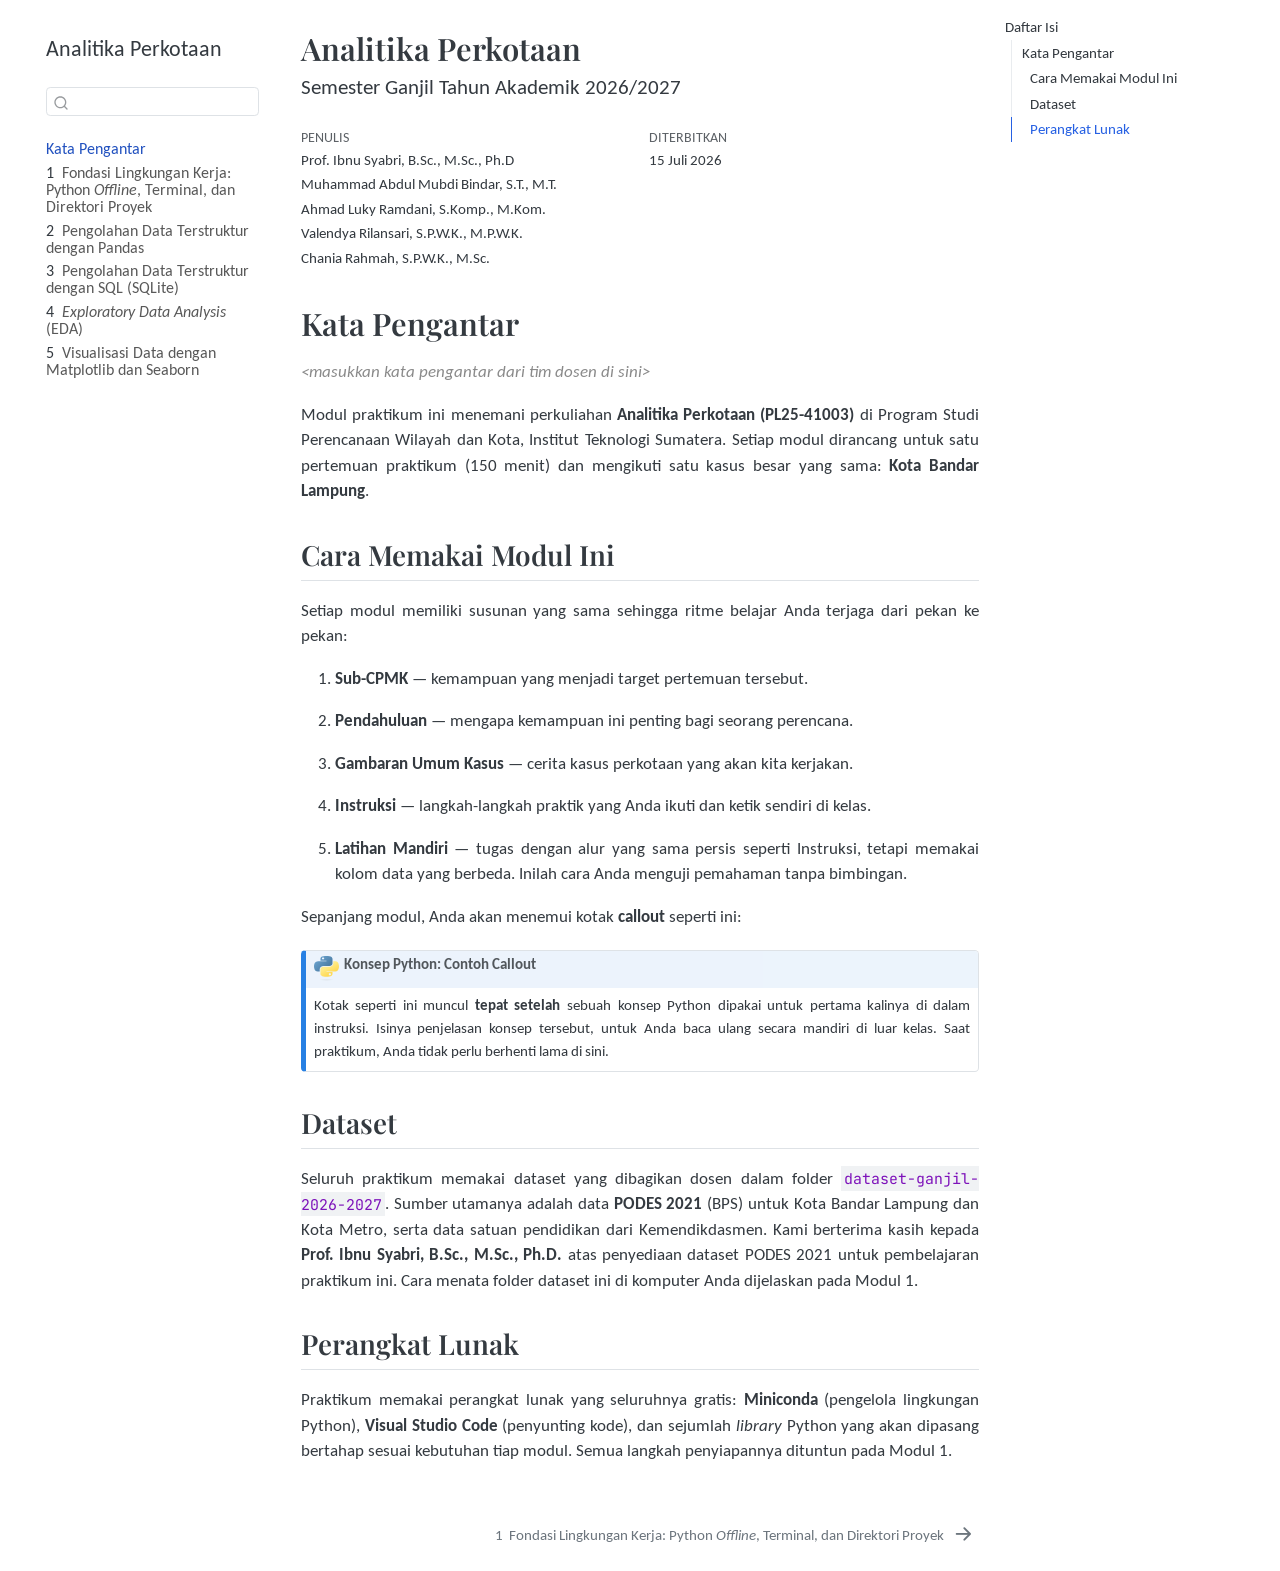
<file: docs/index.html>
<!DOCTYPE html>
<html xmlns="http://www.w3.org/1999/xhtml" lang="id" xml:lang="id"><head>

<meta charset="utf-8">
<meta name="generator" content="quarto-1.9.37">

<meta name="viewport" content="width=device-width, initial-scale=1.0, user-scalable=yes">

<meta name="author" content="Prof.&nbsp;Ibnu Syabri, B.Sc., M.Sc., Ph.D">
<meta name="author" content="Muhammad Abdul Mubdi Bindar, S.T., M.T.">
<meta name="author" content="Ahmad Luky Ramdani, S.Komp., M.Kom.">
<meta name="author" content="Valendya Rilansari, S.P.W.K., M.P.W.K.">
<meta name="author" content="Chania Rahmah, S.P.W.K., M.Sc.">

<title>Analitika Perkotaan</title>
<style>
/* Default styles provided by pandoc.
** See https://pandoc.org/MANUAL.html#variables-for-html for config info.
*/
code{white-space: pre-wrap;}
span.smallcaps{font-variant: small-caps;}
div.columns{display: flex; gap: min(4vw, 1.5em);}
div.column{flex: auto; overflow-x: auto;}
div.hanging-indent{margin-left: 1.5em; text-indent: -1.5em;}
ul.task-list{list-style: none;}
ul.task-list li input[type="checkbox"] {
  width: 0.8em;
  margin: 0 0.8em 0.2em -1em; /* quarto-specific, see https://github.com/quarto-dev/quarto-cli/issues/4556 */ 
  vertical-align: middle;
}
</style>


<script src="site_libs/quarto-nav/quarto-nav.js"></script>
<script src="site_libs/quarto-nav/headroom.min.js"></script>
<script src="site_libs/clipboard/clipboard.min.js"></script>
<script src="site_libs/quarto-search/autocomplete.umd.js"></script>
<script src="site_libs/quarto-search/fuse.min.js"></script>
<script src="site_libs/quarto-search/quarto-search.js"></script>
<meta name="quarto:offset" content="./">
<link href="./modul-01.html" rel="next">
<script src="site_libs/quarto-html/quarto.js" type="module"></script>
<script src="site_libs/quarto-html/tabsets/tabsets.js" type="module"></script>
<script src="site_libs/quarto-html/popper.min.js"></script>
<script src="site_libs/quarto-html/tippy.umd.min.js"></script>
<script src="site_libs/quarto-html/anchor.min.js"></script>
<link href="site_libs/quarto-html/tippy.css" rel="stylesheet">
<link href="site_libs/quarto-html/quarto-syntax-highlighting-7fde21fbbed941212ff23fc867eda995.css" rel="stylesheet" class="quarto-color-scheme" id="quarto-text-highlighting-styles">
<link href="site_libs/quarto-html/quarto-syntax-highlighting-dark-4b3ae02ca3d2c990793b4a58c5ee5acf.css" rel="stylesheet" class="quarto-color-scheme quarto-color-alternate" id="quarto-text-highlighting-styles">
<link href="site_libs/quarto-html/quarto-syntax-highlighting-7fde21fbbed941212ff23fc867eda995.css" rel="stylesheet" class="quarto-color-scheme-extra" id="quarto-text-highlighting-styles">
<script src="site_libs/bootstrap/bootstrap.min.js"></script>
<link href="site_libs/bootstrap/bootstrap-icons.css" rel="stylesheet">
<link href="site_libs/bootstrap/bootstrap-434d7e7f46c20ea3b5dec979eeaa14b2.min.css" rel="stylesheet" append-hash="true" class="quarto-color-scheme" id="quarto-bootstrap" data-mode="light">
<link href="site_libs/bootstrap/bootstrap-dark-434d7e7f46c20ea3b5dec979eeaa14b2.min.css" rel="stylesheet" append-hash="true" class="quarto-color-scheme quarto-color-alternate" id="quarto-bootstrap" data-mode="light">
<link href="site_libs/bootstrap/bootstrap-434d7e7f46c20ea3b5dec979eeaa14b2.min.css" rel="stylesheet" append-hash="true" class="quarto-color-scheme-extra" id="quarto-bootstrap" data-mode="light">
<script id="quarto-search-options" type="application/json">{
  "location": "sidebar",
  "copy-button": false,
  "collapse-after": 3,
  "panel-placement": "start",
  "type": "textbox",
  "limit": 50,
  "keyboard-shortcut": [
    "f",
    "/",
    "s"
  ],
  "show-item-context": false,
  "language": {
    "search-no-results-text": "Tidak ada hasil",
    "search-matching-documents-text": "dokumen cocok",
    "search-copy-link-title": "Salin tautan untuk mencari",
    "search-hide-matches-text": "Sembunyikan kecocokan lainnya",
    "search-more-match-text": "kecocokan lainnya di dokumen ini",
    "search-more-matches-text": "kecocokan lainnya di dokumen ini",
    "search-clear-button-title": "Hapus",
    "search-text-placeholder": "",
    "search-detached-cancel-button-title": "Batal",
    "search-submit-button-title": "Kirim",
    "search-label": "Mencari"
  }
}</script>


</head>

<body class="nav-sidebar floating quarto-light">

<div id="quarto-search-results"></div>
  <header id="quarto-header" class="headroom fixed-top">
  <nav class="quarto-secondary-nav">
    <div class="container-fluid d-flex">
      <button type="button" class="quarto-btn-toggle btn" data-bs-toggle="collapse" role="button" data-bs-target=".quarto-sidebar-collapse-item" aria-controls="quarto-sidebar" aria-expanded="false" aria-label="Alihkan bilah sisi" onclick="if (window.quartoToggleHeadroom) { window.quartoToggleHeadroom(); }">
        <i class="bi bi-layout-text-sidebar-reverse"></i>
      </button>
        <nav class="quarto-page-breadcrumbs" aria-label="breadcrumb"><ol class="breadcrumb"><li class="breadcrumb-item"><a href="./index.html">Kata Pengantar</a></li></ol></nav>
        <a class="flex-grow-1" role="navigation" data-bs-toggle="collapse" data-bs-target=".quarto-sidebar-collapse-item" aria-controls="quarto-sidebar" aria-expanded="false" aria-label="Alihkan bilah sisi" onclick="if (window.quartoToggleHeadroom) { window.quartoToggleHeadroom(); }">      
        </a>
      <button type="button" class="btn quarto-search-button" aria-label="Mencari" onclick="window.quartoOpenSearch();">
        <i class="bi bi-search"></i>
      </button>
    </div>
  </nav>
</header>
<!-- content -->
<div id="quarto-content" class="quarto-container page-columns page-rows-contents page-layout-article">
<!-- sidebar -->
  <nav id="quarto-sidebar" class="sidebar collapse collapse-horizontal quarto-sidebar-collapse-item sidebar-navigation floating overflow-auto">
    <div class="pt-lg-2 mt-2 text-left sidebar-header">
    <div class="sidebar-title mb-0 py-0">
      <a href="./">Analitika Perkotaan</a> 
    </div>
      </div>
        <div class="mt-2 flex-shrink-0 align-items-center">
        <div class="sidebar-search">
        <div id="quarto-search" class="" title="Mencari"></div>
        </div>
        </div>
    <div class="sidebar-menu-container"> 
    <ul class="list-unstyled mt-1">
        <li class="sidebar-item">
  <div class="sidebar-item-container"> 
  <a href="./index.html" class="sidebar-item-text sidebar-link active">
 <span class="menu-text">Kata Pengantar</span></a>
  </div>
</li>
        <li class="sidebar-item">
  <div class="sidebar-item-container"> 
  <a href="./modul-01.html" class="sidebar-item-text sidebar-link">
 <span class="menu-text"><span class="chapter-number">1</span>&nbsp; <span class="chapter-title">Fondasi Lingkungan Kerja: Python <em>Offline</em>, Terminal, dan Direktori Proyek</span></span></a>
  </div>
</li>
        <li class="sidebar-item">
  <div class="sidebar-item-container"> 
  <a href="./modul-02.html" class="sidebar-item-text sidebar-link">
 <span class="menu-text"><span class="chapter-number">2</span>&nbsp; <span class="chapter-title">Pengolahan Data Terstruktur dengan Pandas</span></span></a>
  </div>
</li>
        <li class="sidebar-item">
  <div class="sidebar-item-container"> 
  <a href="./modul-03.html" class="sidebar-item-text sidebar-link">
 <span class="menu-text"><span class="chapter-number">3</span>&nbsp; <span class="chapter-title">Pengolahan Data Terstruktur dengan SQL (SQLite)</span></span></a>
  </div>
</li>
        <li class="sidebar-item">
  <div class="sidebar-item-container"> 
  <a href="./modul-04.html" class="sidebar-item-text sidebar-link">
 <span class="menu-text"><span class="chapter-number">4</span>&nbsp; <span class="chapter-title"><em>Exploratory Data Analysis</em> (EDA)</span></span></a>
  </div>
</li>
        <li class="sidebar-item">
  <div class="sidebar-item-container"> 
  <a href="./modul-05.html" class="sidebar-item-text sidebar-link">
 <span class="menu-text"><span class="chapter-number">5</span>&nbsp; <span class="chapter-title">Visualisasi Data dengan Matplotlib dan Seaborn</span></span></a>
  </div>
</li>
    </ul>
    </div>
</nav>
<div id="quarto-sidebar-glass" class="quarto-sidebar-collapse-item" data-bs-toggle="collapse" data-bs-target=".quarto-sidebar-collapse-item"></div>
<!-- margin-sidebar -->
    <div id="quarto-margin-sidebar" class="sidebar margin-sidebar">
        <nav id="TOC" role="doc-toc" class="toc-active">
    <h2 id="toc-title">Daftar Isi</h2>
   
  <ul>
  <li><a href="#kata-pengantar" id="toc-kata-pengantar" class="nav-link active" data-scroll-target="#kata-pengantar">Kata Pengantar</a>
  <ul class="collapse">
  <li><a href="#cara-memakai-modul-ini" id="toc-cara-memakai-modul-ini" class="nav-link" data-scroll-target="#cara-memakai-modul-ini">Cara Memakai Modul Ini</a></li>
  <li><a href="#dataset" id="toc-dataset" class="nav-link" data-scroll-target="#dataset">Dataset</a></li>
  <li><a href="#perangkat-lunak" id="toc-perangkat-lunak" class="nav-link" data-scroll-target="#perangkat-lunak">Perangkat Lunak</a></li>
  </ul></li>
  </ul>
</nav>
    </div>
<!-- main -->
<main class="content" id="quarto-document-content">

<header id="title-block-header" class="quarto-title-block default">
<div class="quarto-title">
<h1 class="title">Analitika Perkotaan</h1>
<p class="subtitle lead">Semester Ganjil Tahun Akademik 2026/2027</p>
</div>



<div class="quarto-title-meta">

    <div>
    <div class="quarto-title-meta-heading">Penulis</div>
    <div class="quarto-title-meta-contents">
             <p>Prof.&nbsp;Ibnu Syabri, B.Sc., M.Sc., Ph.D </p>
             <p>Muhammad Abdul Mubdi Bindar, S.T., M.T. </p>
             <p>Ahmad Luky Ramdani, S.Komp., M.Kom. </p>
             <p>Valendya Rilansari, S.P.W.K., M.P.W.K. </p>
             <p>Chania Rahmah, S.P.W.K., M.Sc. </p>
          </div>
  </div>
    
    <div>
    <div class="quarto-title-meta-heading">Diterbitkan</div>
    <div class="quarto-title-meta-contents">
      <p class="date">15 Juli 2026</p>
    </div>
  </div>
  
    
  </div>
  


</header>


<section id="kata-pengantar" class="level1 unnumbered">
<h1 class="unnumbered">Kata Pengantar</h1>
<p><span class="teks-placeholder" style="color: #8a8a8a;">&lt;masukkan kata pengantar dari tim dosen di sini&gt;</span></p>
<p>Modul praktikum ini menemani perkuliahan <strong>Analitika Perkotaan (PL25-41003)</strong> di Program Studi Perencanaan Wilayah dan Kota, Institut Teknologi Sumatera. Setiap modul dirancang untuk satu pertemuan praktikum (150 menit) dan mengikuti satu kasus besar yang sama: <strong>Kota Bandar Lampung</strong>.</p>
<section id="cara-memakai-modul-ini" class="level2 unnumbered">
<h2 class="unnumbered anchored" data-anchor-id="cara-memakai-modul-ini">Cara Memakai Modul Ini</h2>
<p>Setiap modul memiliki susunan yang sama sehingga ritme belajar Anda terjaga dari pekan ke pekan:</p>
<ol type="1">
<li><p><strong>Sub-CPMK</strong> — kemampuan yang menjadi target pertemuan tersebut.</p></li>
<li><p><strong>Pendahuluan</strong> — mengapa kemampuan ini penting bagi seorang perencana.</p></li>
<li><p><strong>Gambaran Umum Kasus</strong> — cerita kasus perkotaan yang akan kita kerjakan.</p></li>
<li><p><strong>Instruksi</strong> — langkah-langkah praktik yang Anda ikuti dan ketik sendiri di kelas.</p></li>
<li><p><strong>Latihan Mandiri</strong> — tugas dengan alur yang sama persis seperti Instruksi, tetapi memakai kolom data yang berbeda. Inilah cara Anda menguji pemahaman tanpa bimbingan.</p></li>
</ol>
<p>Sepanjang modul, Anda akan menemui kotak <strong>callout</strong> seperti ini:</p>
<div class="callout callout-style-default callout-note callout-titled" title="Konsep Python: Contoh Callout">
<div class="callout-header d-flex align-content-center">
<div class="callout-icon-container">
<i class="callout-icon"></i>
</div>
<div class="callout-title-container flex-fill">
<span class="screen-reader-only">Catatan</span>Konsep Python: Contoh Callout
</div>
</div>
<div class="callout-body-container callout-body">
<p>Kotak seperti ini muncul <strong>tepat setelah</strong> sebuah konsep Python dipakai untuk pertama kalinya di dalam instruksi. Isinya penjelasan konsep tersebut, untuk Anda baca ulang secara mandiri di luar kelas. Saat praktikum, Anda tidak perlu berhenti lama di sini.</p>
</div>
</div>
</section>
<section id="dataset" class="level2 unnumbered">
<h2 class="unnumbered anchored" data-anchor-id="dataset">Dataset</h2>
<p>Seluruh praktikum memakai dataset yang dibagikan dosen dalam folder <code>dataset-ganjil-2026-2027</code>. Sumber utamanya adalah data <strong>PODES 2021</strong> (BPS) untuk Kota Bandar Lampung dan Kota Metro, serta data satuan pendidikan dari Kemendikdasmen. Kami berterima kasih kepada <strong>Prof.&nbsp;Ibnu Syabri, B.Sc., M.Sc., Ph.D.</strong> atas penyediaan dataset PODES 2021 untuk pembelajaran praktikum ini. Cara menata folder dataset ini di komputer Anda dijelaskan pada Modul 1.</p>
</section>
<section id="perangkat-lunak" class="level2 unnumbered">
<h2 class="unnumbered anchored" data-anchor-id="perangkat-lunak">Perangkat Lunak</h2>
<p>Praktikum memakai perangkat lunak yang seluruhnya gratis: <strong>Miniconda</strong> (pengelola lingkungan Python), <strong>Visual Studio Code</strong> (penyunting kode), dan sejumlah <em>library</em> Python yang akan dipasang bertahap sesuai kebutuhan tiap modul. Semua langkah penyiapannya dituntun pada Modul 1.</p>


</section>
</section>

</main> <!-- /main -->
<script id="quarto-html-after-body" type="application/javascript">
  window.document.addEventListener("DOMContentLoaded", function (event) {
    const icon = "";
    const anchorJS = new window.AnchorJS();
    anchorJS.options = {
      placement: 'right',
      icon: icon
    };
    anchorJS.add('.anchored');
    const isCodeAnnotation = (el) => {
      for (const clz of el.classList) {
        if (clz.startsWith('code-annotation-')) {                     
          return true;
        }
      }
      return false;
    }
    const onCopySuccess = function(e) {
      // button target
      const button = e.trigger;
      // don't keep focus
      button.blur();
      // flash "checked"
      button.classList.add('code-copy-button-checked');
      var currentTitle = button.getAttribute("title");
      button.setAttribute("title", "Disalin!");
      let tooltip;
      if (window.bootstrap) {
        button.setAttribute("data-bs-toggle", "tooltip");
        button.setAttribute("data-bs-placement", "left");
        button.setAttribute("data-bs-title", "Disalin!");
        tooltip = new bootstrap.Tooltip(button, 
          { trigger: "manual", 
            customClass: "code-copy-button-tooltip",
            offset: [0, -8]});
        tooltip.show();    
      }
      setTimeout(function() {
        if (tooltip) {
          tooltip.hide();
          button.removeAttribute("data-bs-title");
          button.removeAttribute("data-bs-toggle");
          button.removeAttribute("data-bs-placement");
        }
        button.setAttribute("title", currentTitle);
        button.classList.remove('code-copy-button-checked');
      }, 1000);
      // clear code selection
      e.clearSelection();
    }
    const getTextToCopy = function(trigger) {
      const outerScaffold = trigger.parentElement.cloneNode(true);
      const codeEl = outerScaffold.querySelector('code');
      for (const childEl of codeEl.children) {
        if (isCodeAnnotation(childEl)) {
          childEl.remove();
        }
      }
      return codeEl.innerText;
    }
    const clipboard = new window.ClipboardJS('.code-copy-button:not([data-in-quarto-modal])', {
      text: getTextToCopy
    });
    clipboard.on('success', onCopySuccess);
    if (window.document.getElementById('quarto-embedded-source-code-modal')) {
      const clipboardModal = new window.ClipboardJS('.code-copy-button[data-in-quarto-modal]', {
        text: getTextToCopy,
        container: window.document.getElementById('quarto-embedded-source-code-modal')
      });
      clipboardModal.on('success', onCopySuccess);
    }
      var localhostRegex = new RegExp(/^(?:http|https):\/\/localhost\:?[0-9]*\//);
      var mailtoRegex = new RegExp(/^mailto:/);
        var filterRegex = new RegExp('/' + window.location.host + '/');
      var isInternal = (href) => {
          return filterRegex.test(href) || localhostRegex.test(href) || mailtoRegex.test(href);
      }
      // Inspect non-navigation links and adorn them if external
     var links = window.document.querySelectorAll('a[href]:not(.nav-link):not(.navbar-brand):not(.toc-action):not(.sidebar-link):not(.sidebar-item-toggle):not(.pagination-link):not(.no-external):not([aria-hidden]):not(.dropdown-item):not(.quarto-navigation-tool):not(.about-link)');
      for (var i=0; i<links.length; i++) {
        const link = links[i];
        if (!isInternal(link.href)) {
          // undo the damage that might have been done by quarto-nav.js in the case of
          // links that we want to consider external
          if (link.dataset.originalHref !== undefined) {
            link.href = link.dataset.originalHref;
          }
            // target, if specified
            link.setAttribute("target", "_blank");
            if (link.getAttribute("rel") === null) {
              link.setAttribute("rel", "noopener");
            }
        }
      }
    function tippyHover(el, contentFn, onTriggerFn, onUntriggerFn) {
      const config = {
        allowHTML: true,
        maxWidth: 500,
        delay: 100,
        arrow: false,
        appendTo: function(el) {
            return el.parentElement;
        },
        interactive: true,
        interactiveBorder: 10,
        theme: 'quarto',
        placement: 'bottom-start',
      };
      if (contentFn) {
        config.content = contentFn;
      }
      if (onTriggerFn) {
        config.onTrigger = onTriggerFn;
      }
      if (onUntriggerFn) {
        config.onUntrigger = onUntriggerFn;
      }
      window.tippy(el, config); 
    }
    const noterefs = window.document.querySelectorAll('a[role="doc-noteref"]');
    for (var i=0; i<noterefs.length; i++) {
      const ref = noterefs[i];
      tippyHover(ref, function() {
        // use id or data attribute instead here
        let href = ref.getAttribute('data-footnote-href') || ref.getAttribute('href');
        try { href = new URL(href).hash; } catch {}
        const id = href.replace(/^#\/?/, "");
        const note = window.document.getElementById(id);
        if (note) {
          return note.innerHTML;
        } else {
          return "";
        }
      });
    }
    const xrefs = window.document.querySelectorAll('a.quarto-xref');
    const processXRef = (id, note) => {
      // Strip column container classes
      const stripColumnClz = (el) => {
        el.classList.remove("page-full", "page-columns");
        if (el.children) {
          for (const child of el.children) {
            stripColumnClz(child);
          }
        }
      }
      stripColumnClz(note)
      if (id === null || id.startsWith('sec-')) {
        // Special case sections, only their first couple elements
        const container = document.createElement("div");
        if (note.children && note.children.length > 2) {
          container.appendChild(note.children[0].cloneNode(true));
          for (let i = 1; i < note.children.length; i++) {
            const child = note.children[i];
            if (child.tagName === "P" && child.innerText === "") {
              continue;
            } else {
              container.appendChild(child.cloneNode(true));
              break;
            }
          }
          if (window.Quarto?.typesetMath) {
            window.Quarto.typesetMath(container);
          }
          return container.innerHTML
        } else {
          if (window.Quarto?.typesetMath) {
            window.Quarto.typesetMath(note);
          }
          return note.innerHTML;
        }
      } else {
        // Remove any anchor links if they are present
        const anchorLink = note.querySelector('a.anchorjs-link');
        if (anchorLink) {
          anchorLink.remove();
        }
        if (window.Quarto?.typesetMath) {
          window.Quarto.typesetMath(note);
        }
        if (note.classList.contains("callout")) {
          return note.outerHTML;
        } else {
          return note.innerHTML;
        }
      }
    }
    for (var i=0; i<xrefs.length; i++) {
      const xref = xrefs[i];
      tippyHover(xref, undefined, function(instance) {
        instance.disable();
        let url = xref.getAttribute('href');
        let hash = undefined; 
        if (url.startsWith('#')) {
          hash = url;
        } else {
          try { hash = new URL(url).hash; } catch {}
        }
        if (hash) {
          const id = hash.replace(/^#\/?/, "");
          const note = window.document.getElementById(id);
          if (note !== null) {
            try {
              const html = processXRef(id, note.cloneNode(true));
              instance.setContent(html);
            } finally {
              instance.enable();
              instance.show();
            }
          } else {
            // See if we can fetch this
            fetch(url.split('#')[0])
            .then(res => res.text())
            .then(html => {
              const parser = new DOMParser();
              const htmlDoc = parser.parseFromString(html, "text/html");
              const note = htmlDoc.getElementById(id);
              if (note !== null) {
                const html = processXRef(id, note);
                instance.setContent(html);
              } 
            }).finally(() => {
              instance.enable();
              instance.show();
            });
          }
        } else {
          // See if we can fetch a full url (with no hash to target)
          // This is a special case and we should probably do some content thinning / targeting
          fetch(url)
          .then(res => res.text())
          .then(html => {
            const parser = new DOMParser();
            const htmlDoc = parser.parseFromString(html, "text/html");
            const note = htmlDoc.querySelector('main.content');
            if (note !== null) {
              // This should only happen for chapter cross references
              // (since there is no id in the URL)
              // remove the first header
              if (note.children.length > 0 && note.children[0].tagName === "HEADER") {
                note.children[0].remove();
              }
              const html = processXRef(null, note);
              instance.setContent(html);
            } 
          }).finally(() => {
            instance.enable();
            instance.show();
          });
        }
      }, function(instance) {
      });
    }
        let selectedAnnoteEl;
        const selectorForAnnotation = ( cell, annotation) => {
          let cellAttr = 'data-code-cell="' + cell + '"';
          let lineAttr = 'data-code-annotation="' +  annotation + '"';
          const selector = 'span[' + cellAttr + '][' + lineAttr + ']';
          return selector;
        }
        const selectCodeLines = (annoteEl) => {
          const doc = window.document;
          const targetCell = annoteEl.getAttribute("data-target-cell");
          const targetAnnotation = annoteEl.getAttribute("data-target-annotation");
          const annoteSpan = window.document.querySelector(selectorForAnnotation(targetCell, targetAnnotation));
          const lines = annoteSpan.getAttribute("data-code-lines").split(",");
          const lineIds = lines.map((line) => {
            return targetCell + "-" + line;
          })
          let top = null;
          let height = null;
          let parent = null;
          if (lineIds.length > 0) {
              //compute the position of the single el (top and bottom and make a div)
              const el = window.document.getElementById(lineIds[0]);
              top = el.offsetTop;
              height = el.offsetHeight;
              parent = el.parentElement.parentElement;
            if (lineIds.length > 1) {
              const lastEl = window.document.getElementById(lineIds[lineIds.length - 1]);
              const bottom = lastEl.offsetTop + lastEl.offsetHeight;
              height = bottom - top;
            }
            if (top !== null && height !== null && parent !== null) {
              // cook up a div (if necessary) and position it 
              let div = window.document.getElementById("code-annotation-line-highlight");
              if (div === null) {
                div = window.document.createElement("div");
                div.setAttribute("id", "code-annotation-line-highlight");
                div.style.position = 'absolute';
                parent.appendChild(div);
              }
              div.style.top = top - 2 + "px";
              div.style.height = height + 4 + "px";
              div.style.left = 0;
              let gutterDiv = window.document.getElementById("code-annotation-line-highlight-gutter");
              if (gutterDiv === null) {
                gutterDiv = window.document.createElement("div");
                gutterDiv.setAttribute("id", "code-annotation-line-highlight-gutter");
                gutterDiv.style.position = 'absolute';
                const codeCell = window.document.getElementById(targetCell);
                const gutter = codeCell.querySelector('.code-annotation-gutter');
                gutter.appendChild(gutterDiv);
              }
              gutterDiv.style.top = top - 2 + "px";
              gutterDiv.style.height = height + 4 + "px";
            }
            selectedAnnoteEl = annoteEl;
          }
        };
        const unselectCodeLines = () => {
          const elementsIds = ["code-annotation-line-highlight", "code-annotation-line-highlight-gutter"];
          elementsIds.forEach((elId) => {
            const div = window.document.getElementById(elId);
            if (div) {
              div.remove();
            }
          });
          selectedAnnoteEl = undefined;
        };
          // Handle positioning of the toggle
      window.addEventListener(
        "resize",
        throttle(() => {
          elRect = undefined;
          if (selectedAnnoteEl) {
            selectCodeLines(selectedAnnoteEl);
          }
        }, 10)
      );
      function throttle(fn, ms) {
      let throttle = false;
      let timer;
        return (...args) => {
          if(!throttle) { // first call gets through
              fn.apply(this, args);
              throttle = true;
          } else { // all the others get throttled
              if(timer) clearTimeout(timer); // cancel #2
              timer = setTimeout(() => {
                fn.apply(this, args);
                timer = throttle = false;
              }, ms);
          }
        };
      }
        // Attach click handler to the DT
        const annoteDls = window.document.querySelectorAll('dt[data-target-cell]');
        for (const annoteDlNode of annoteDls) {
          annoteDlNode.addEventListener('click', (event) => {
            const clickedEl = event.target;
            if (clickedEl !== selectedAnnoteEl) {
              unselectCodeLines();
              const activeEl = window.document.querySelector('dt[data-target-cell].code-annotation-active');
              if (activeEl) {
                activeEl.classList.remove('code-annotation-active');
              }
              selectCodeLines(clickedEl);
              clickedEl.classList.add('code-annotation-active');
            } else {
              // Unselect the line
              unselectCodeLines();
              clickedEl.classList.remove('code-annotation-active');
            }
          });
        }
    const findCites = (el) => {
      const parentEl = el.parentElement;
      if (parentEl) {
        const cites = parentEl.dataset.cites;
        if (cites) {
          return {
            el,
            cites: cites.split(' ')
          };
        } else {
          return findCites(el.parentElement)
        }
      } else {
        return undefined;
      }
    };
    var bibliorefs = window.document.querySelectorAll('a[role="doc-biblioref"]');
    for (var i=0; i<bibliorefs.length; i++) {
      const ref = bibliorefs[i];
      const citeInfo = findCites(ref);
      if (citeInfo) {
        tippyHover(citeInfo.el, function() {
          var popup = window.document.createElement('div');
          citeInfo.cites.forEach(function(cite) {
            var citeDiv = window.document.createElement('div');
            citeDiv.classList.add('hanging-indent');
            citeDiv.classList.add('csl-entry');
            var biblioDiv = window.document.getElementById('ref-' + cite);
            if (biblioDiv) {
              citeDiv.innerHTML = biblioDiv.innerHTML;
            }
            popup.appendChild(citeDiv);
          });
          return popup.innerHTML;
        });
      }
    }
  });
  </script>
<nav class="page-navigation">
  <div class="nav-page nav-page-previous">
  </div>
  <div class="nav-page nav-page-next">
      <a href="./modul-01.html" class="pagination-link" aria-label="Fondasi Lingkungan Kerja: Python *Offline*, Terminal, dan Direktori Proyek">
        <span class="nav-page-text"><span class="chapter-number">1</span>&nbsp; <span class="chapter-title">Fondasi Lingkungan Kerja: Python <em>Offline</em>, Terminal, dan Direktori Proyek</span></span> <i class="bi bi-arrow-right-short"></i>
      </a>
  </div>
</nav>
</div> <!-- /content -->




</body></html>
</file>
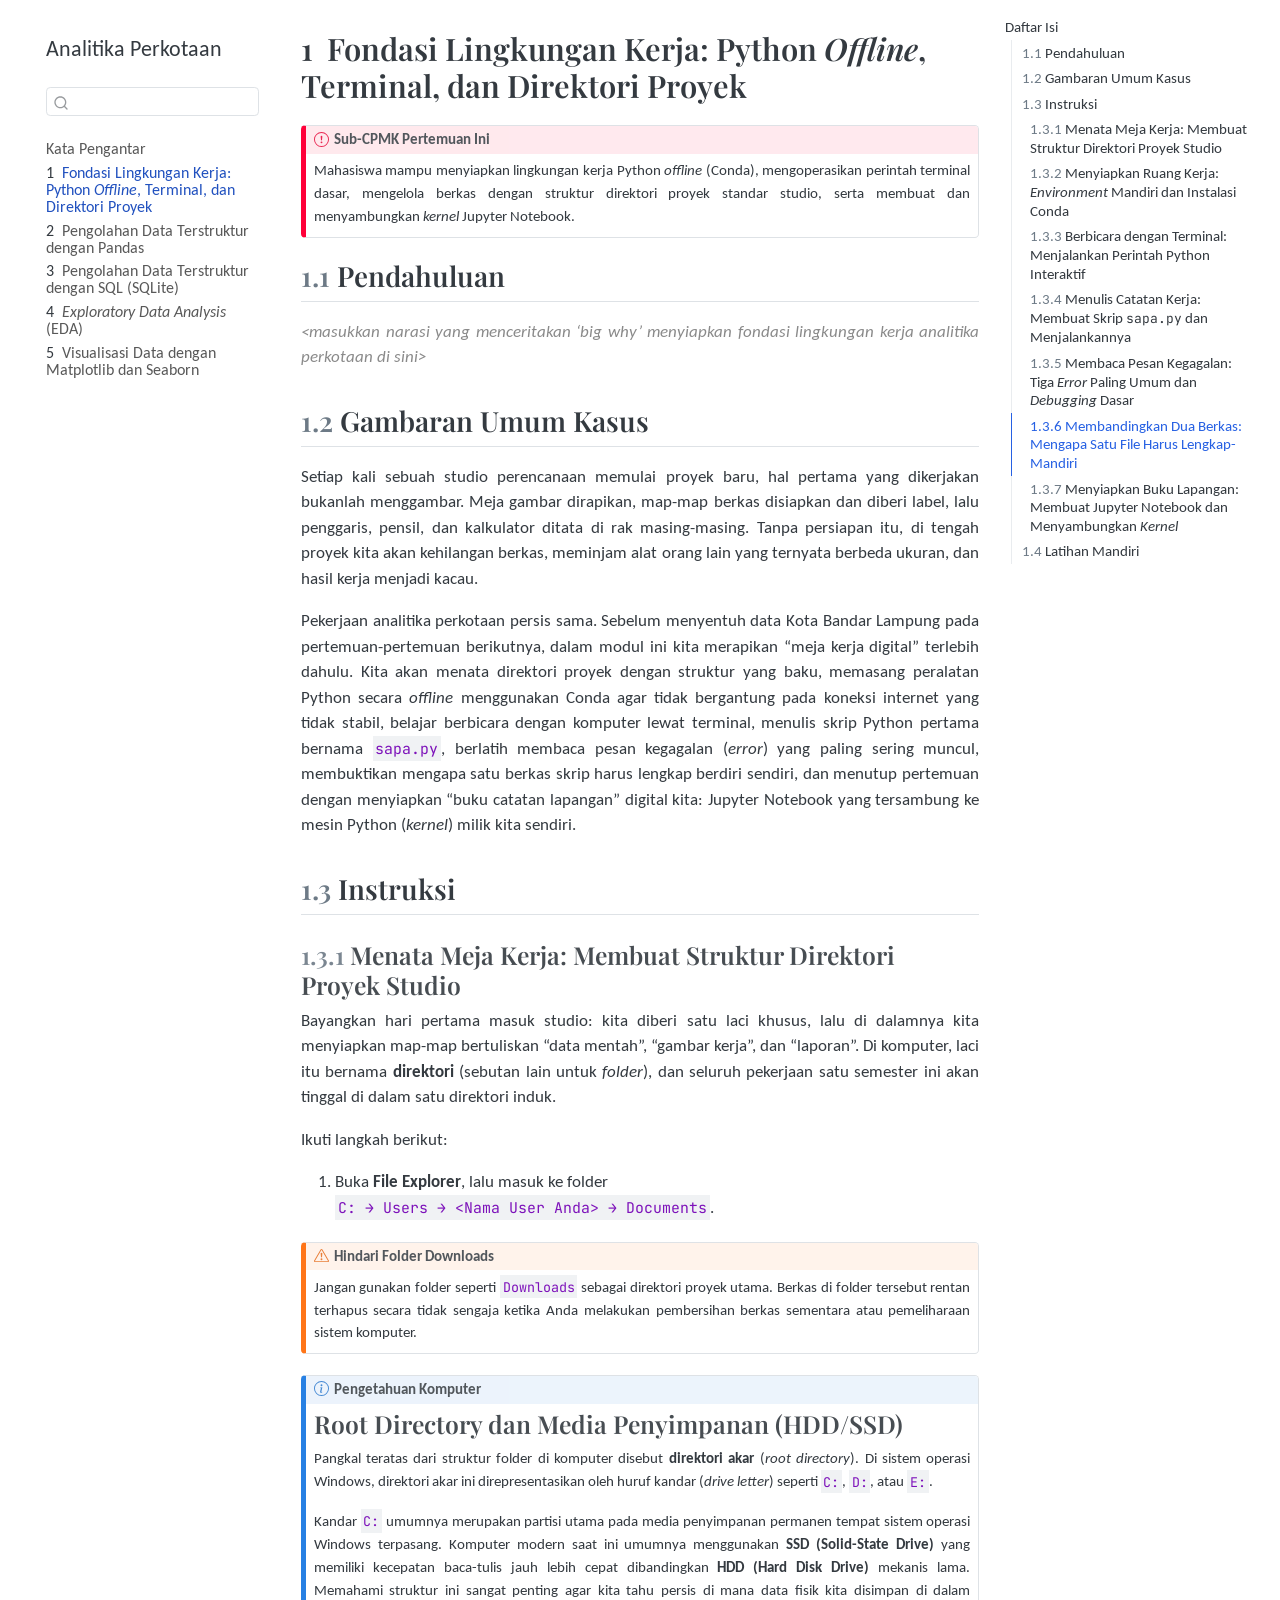
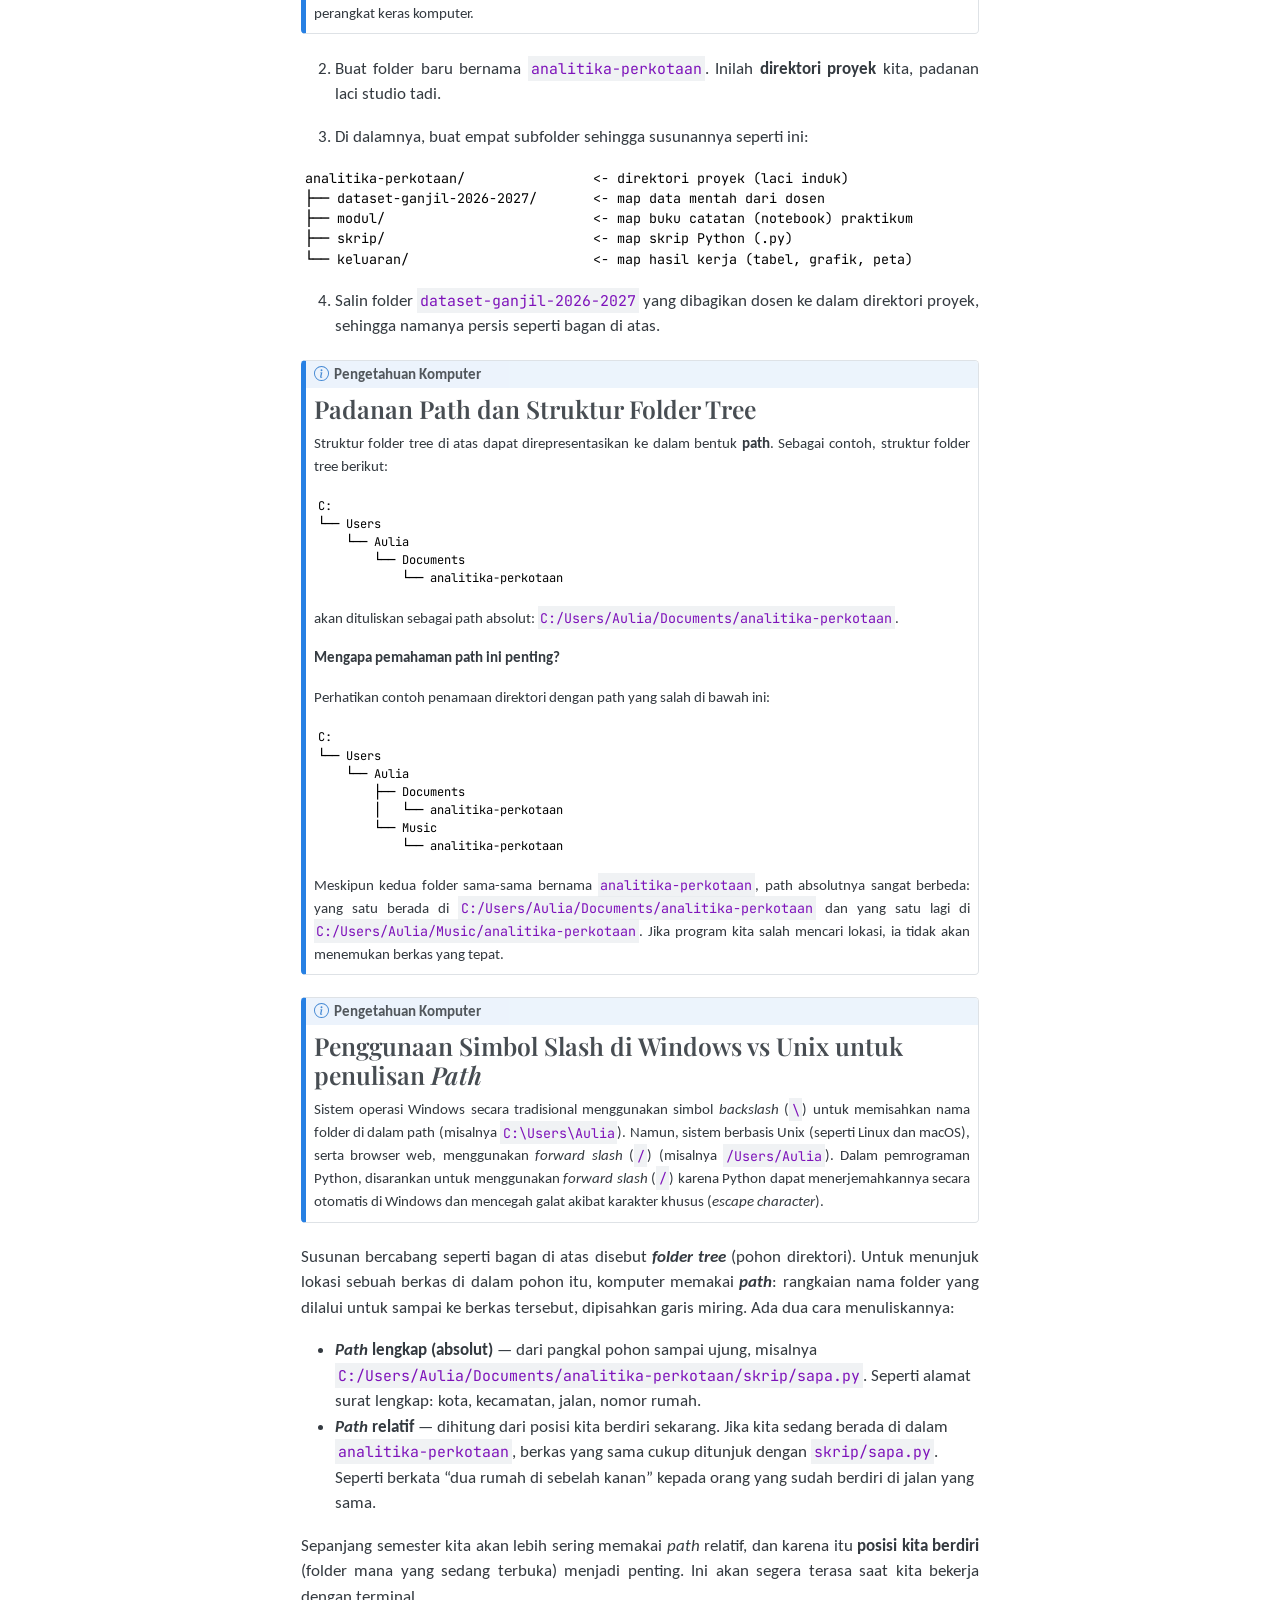
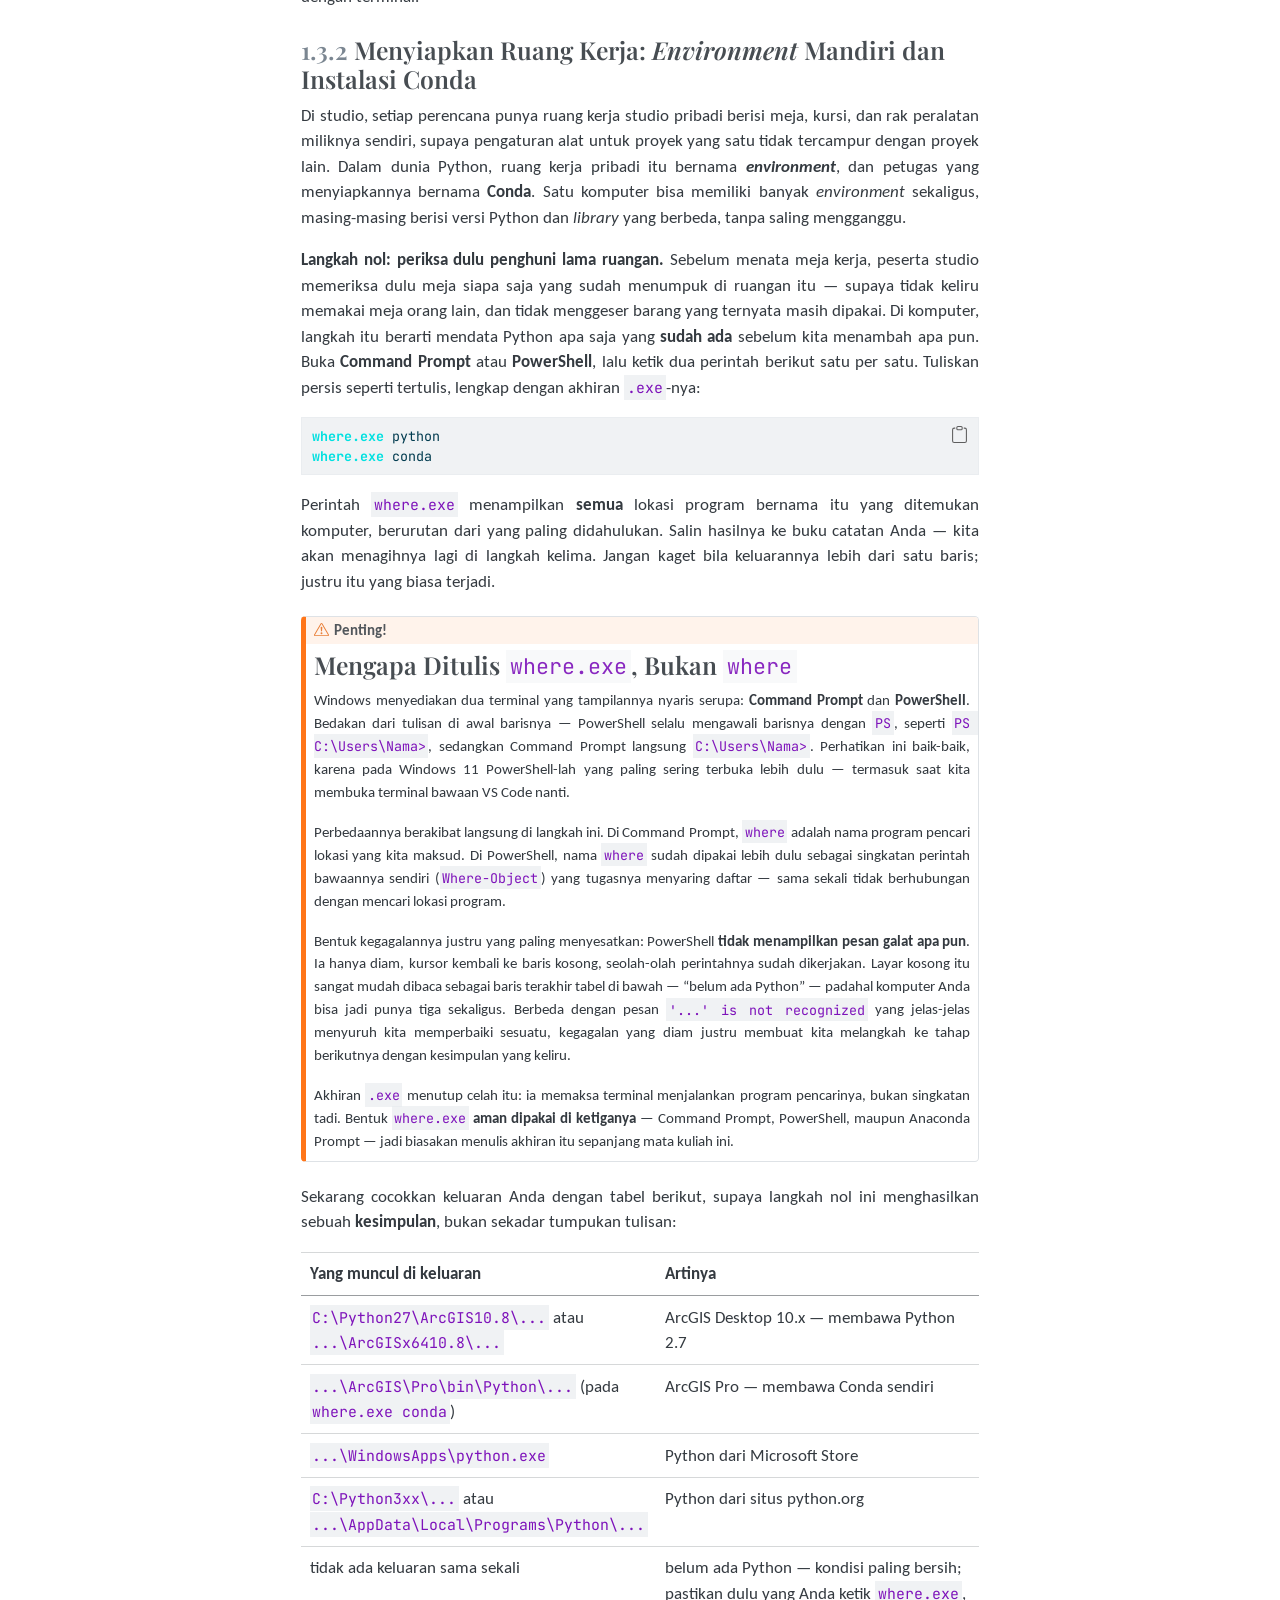
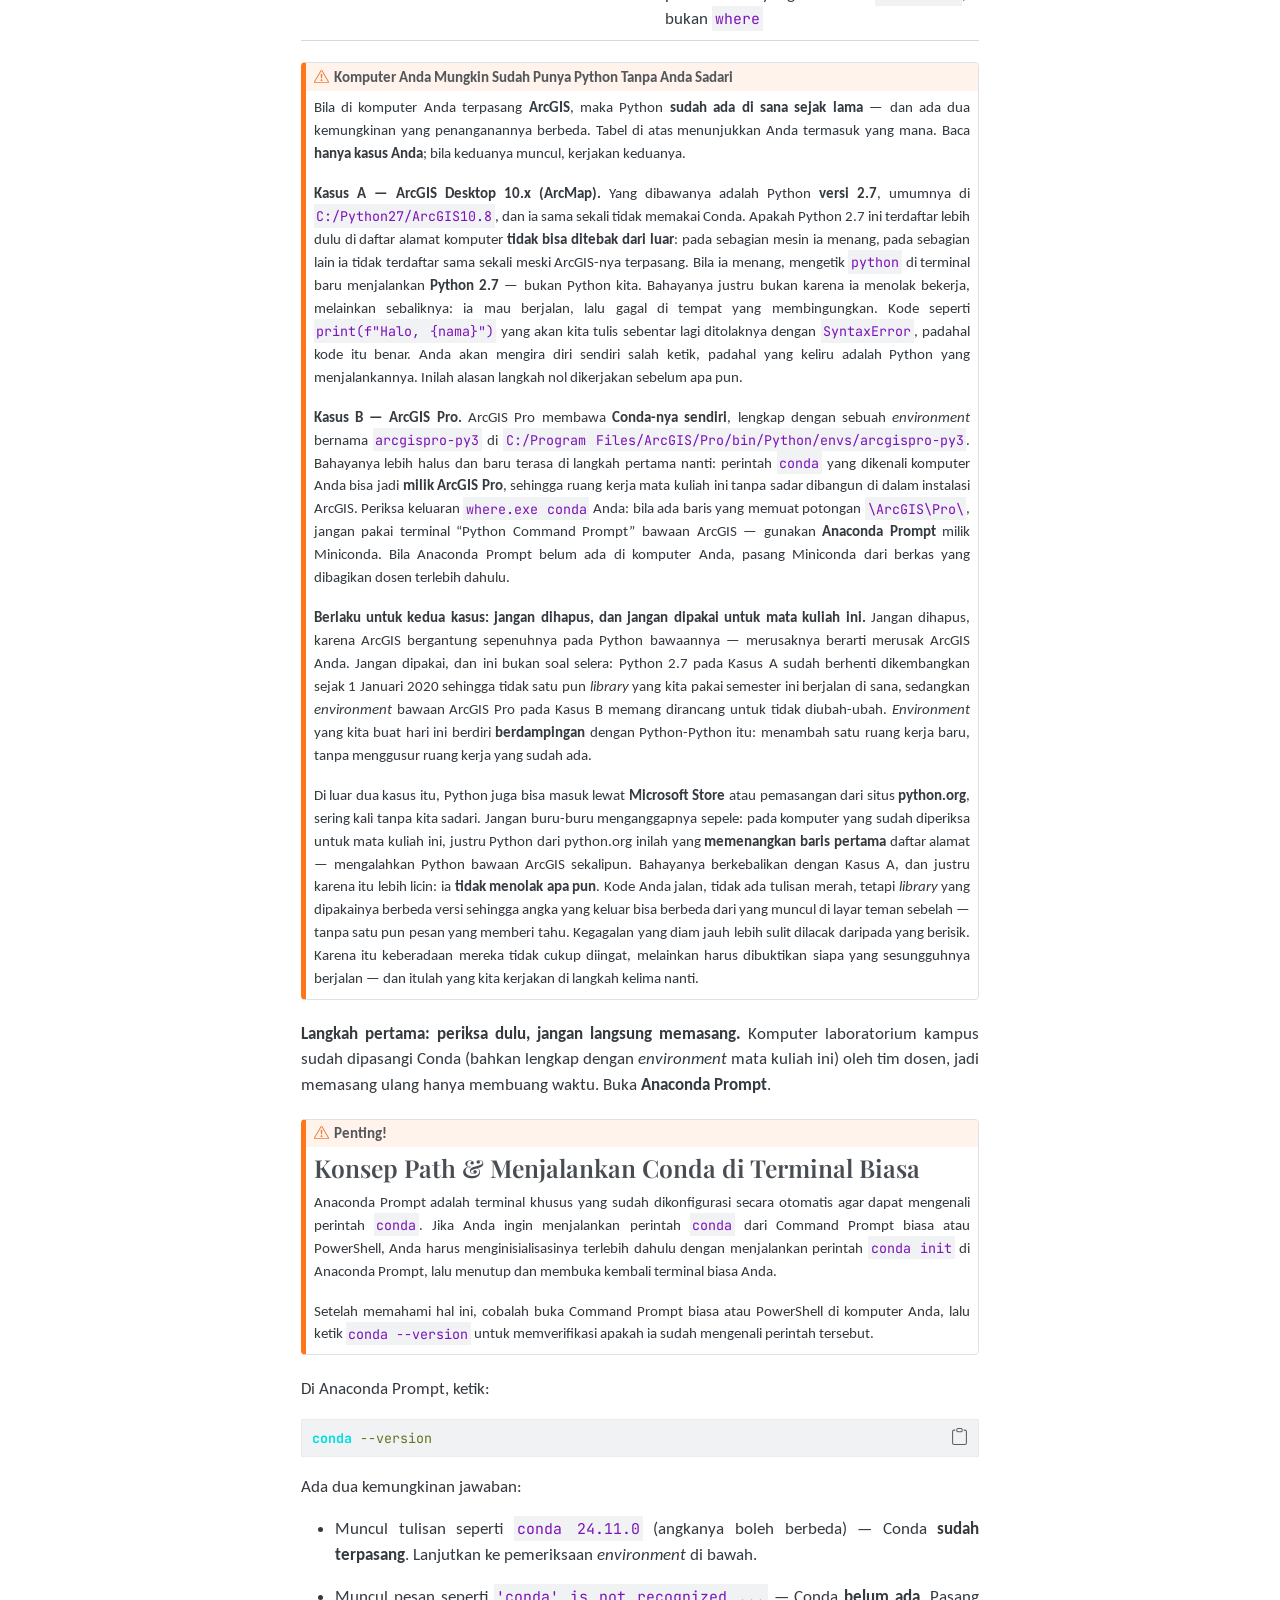
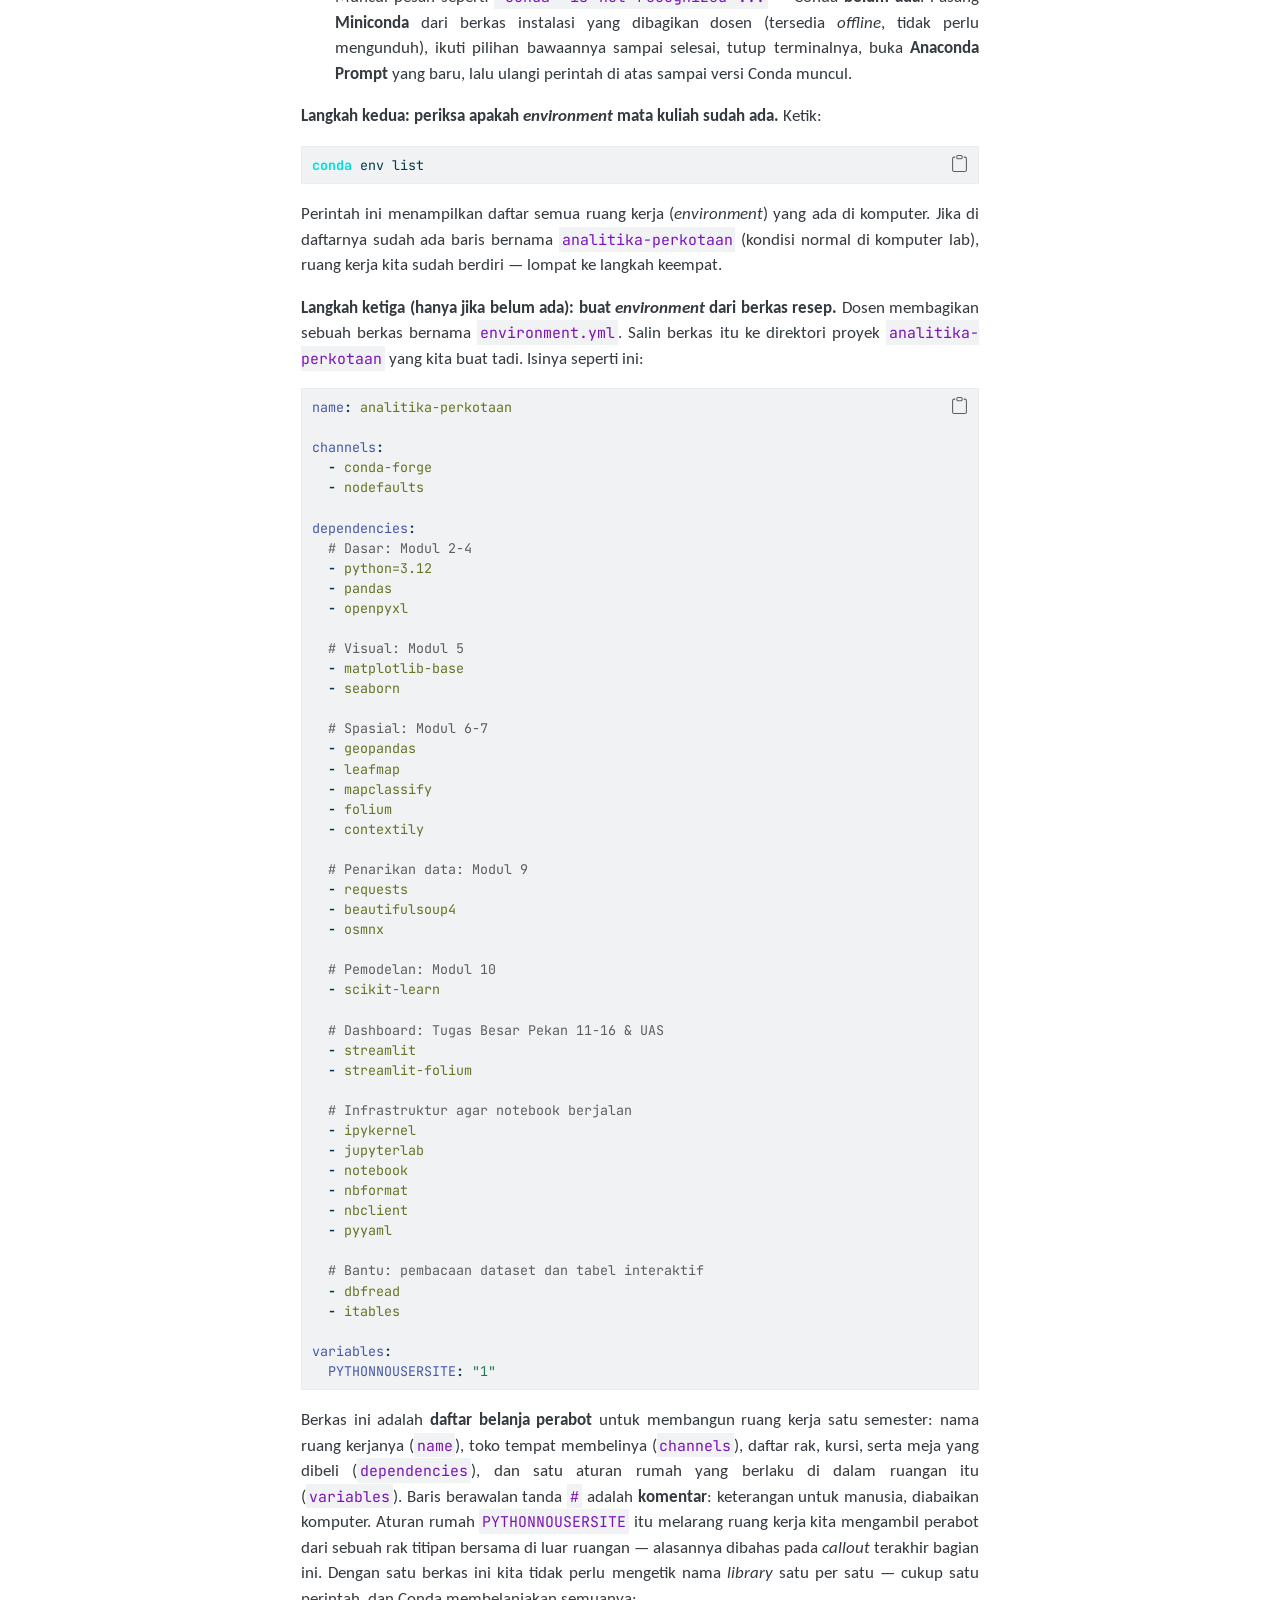
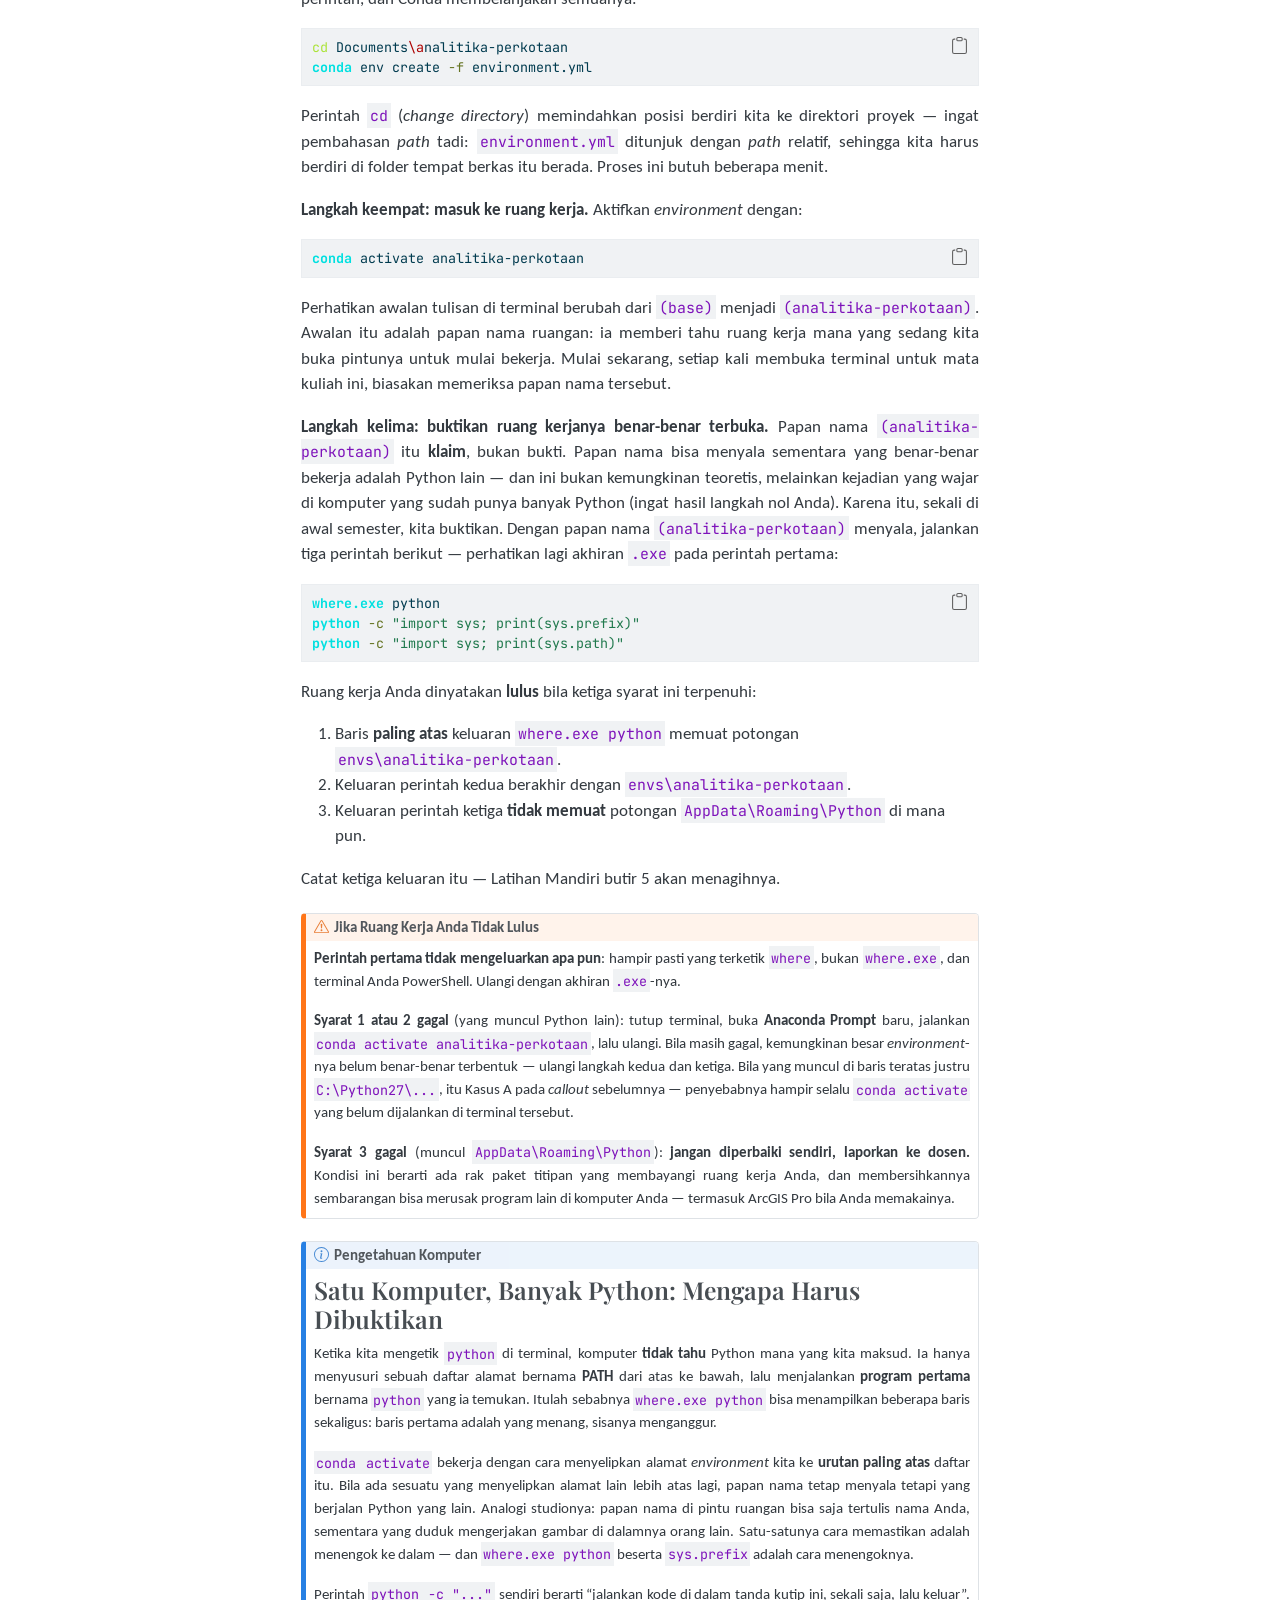
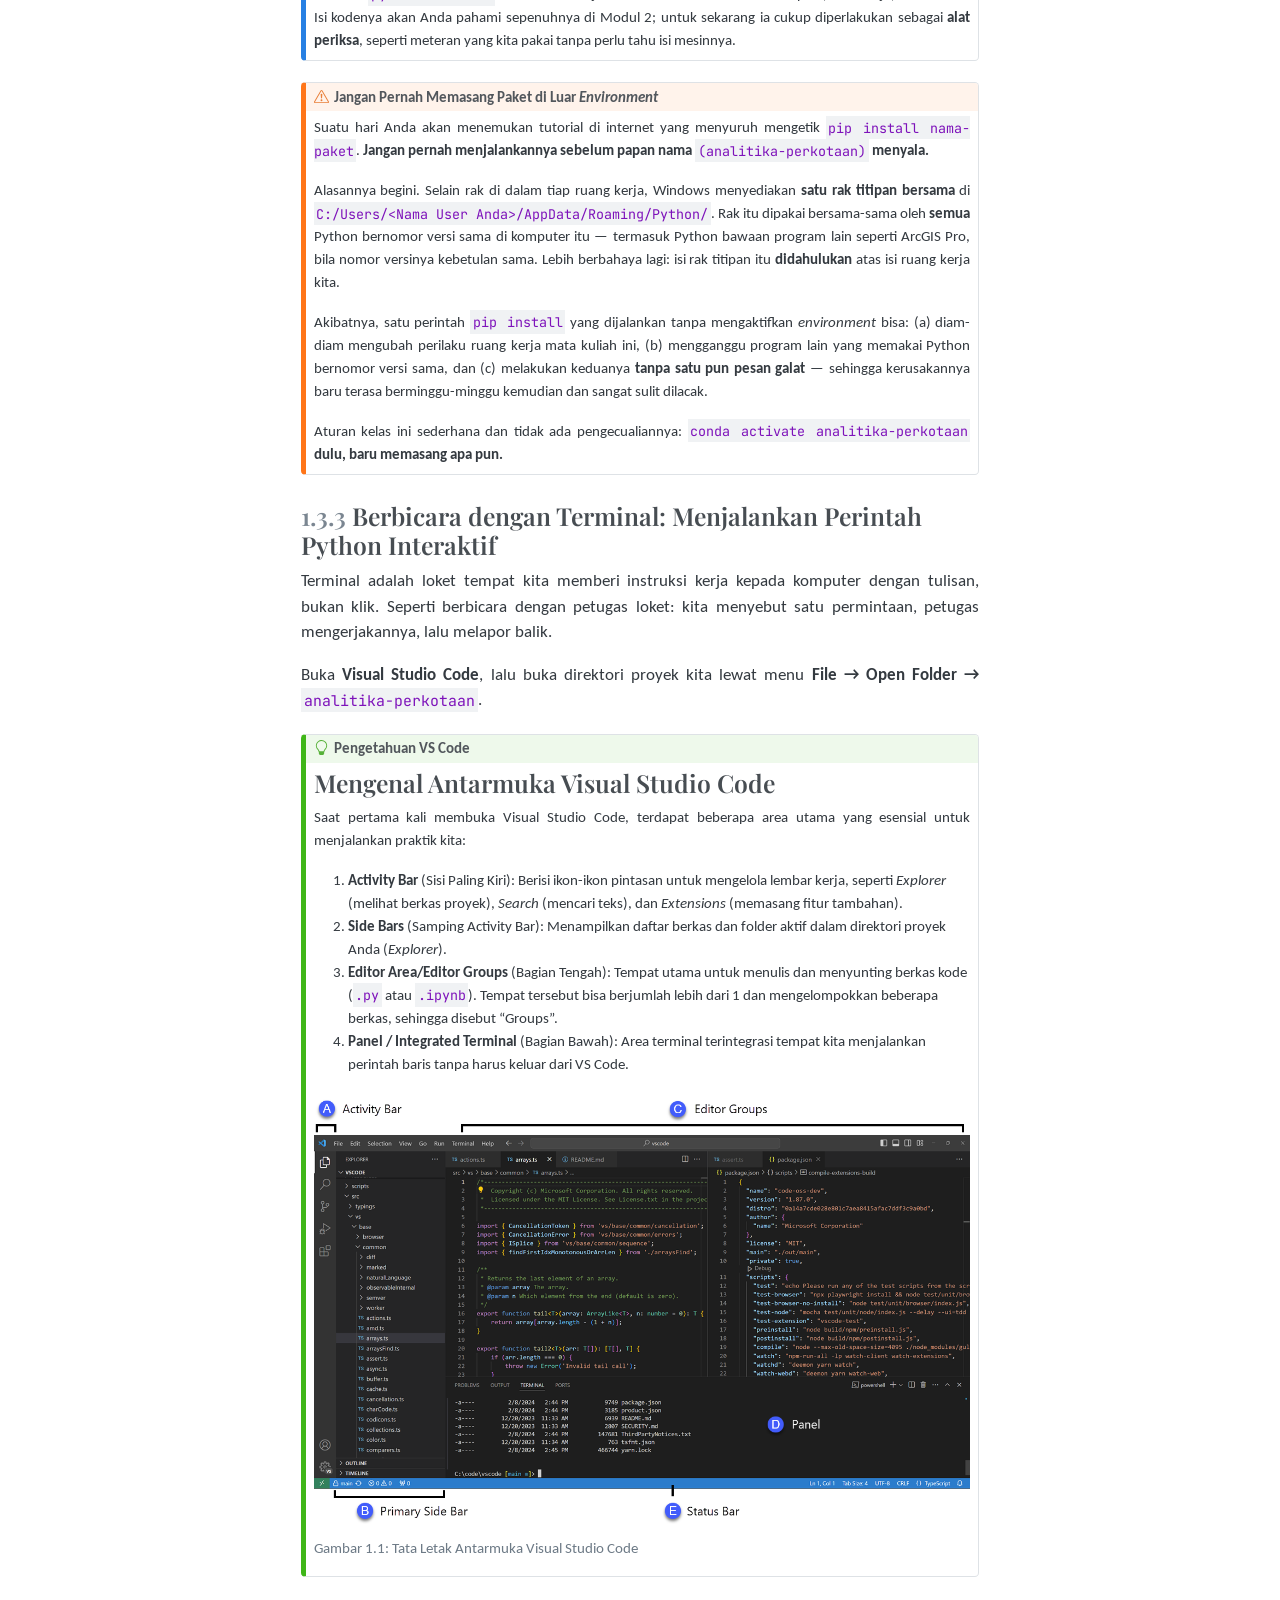
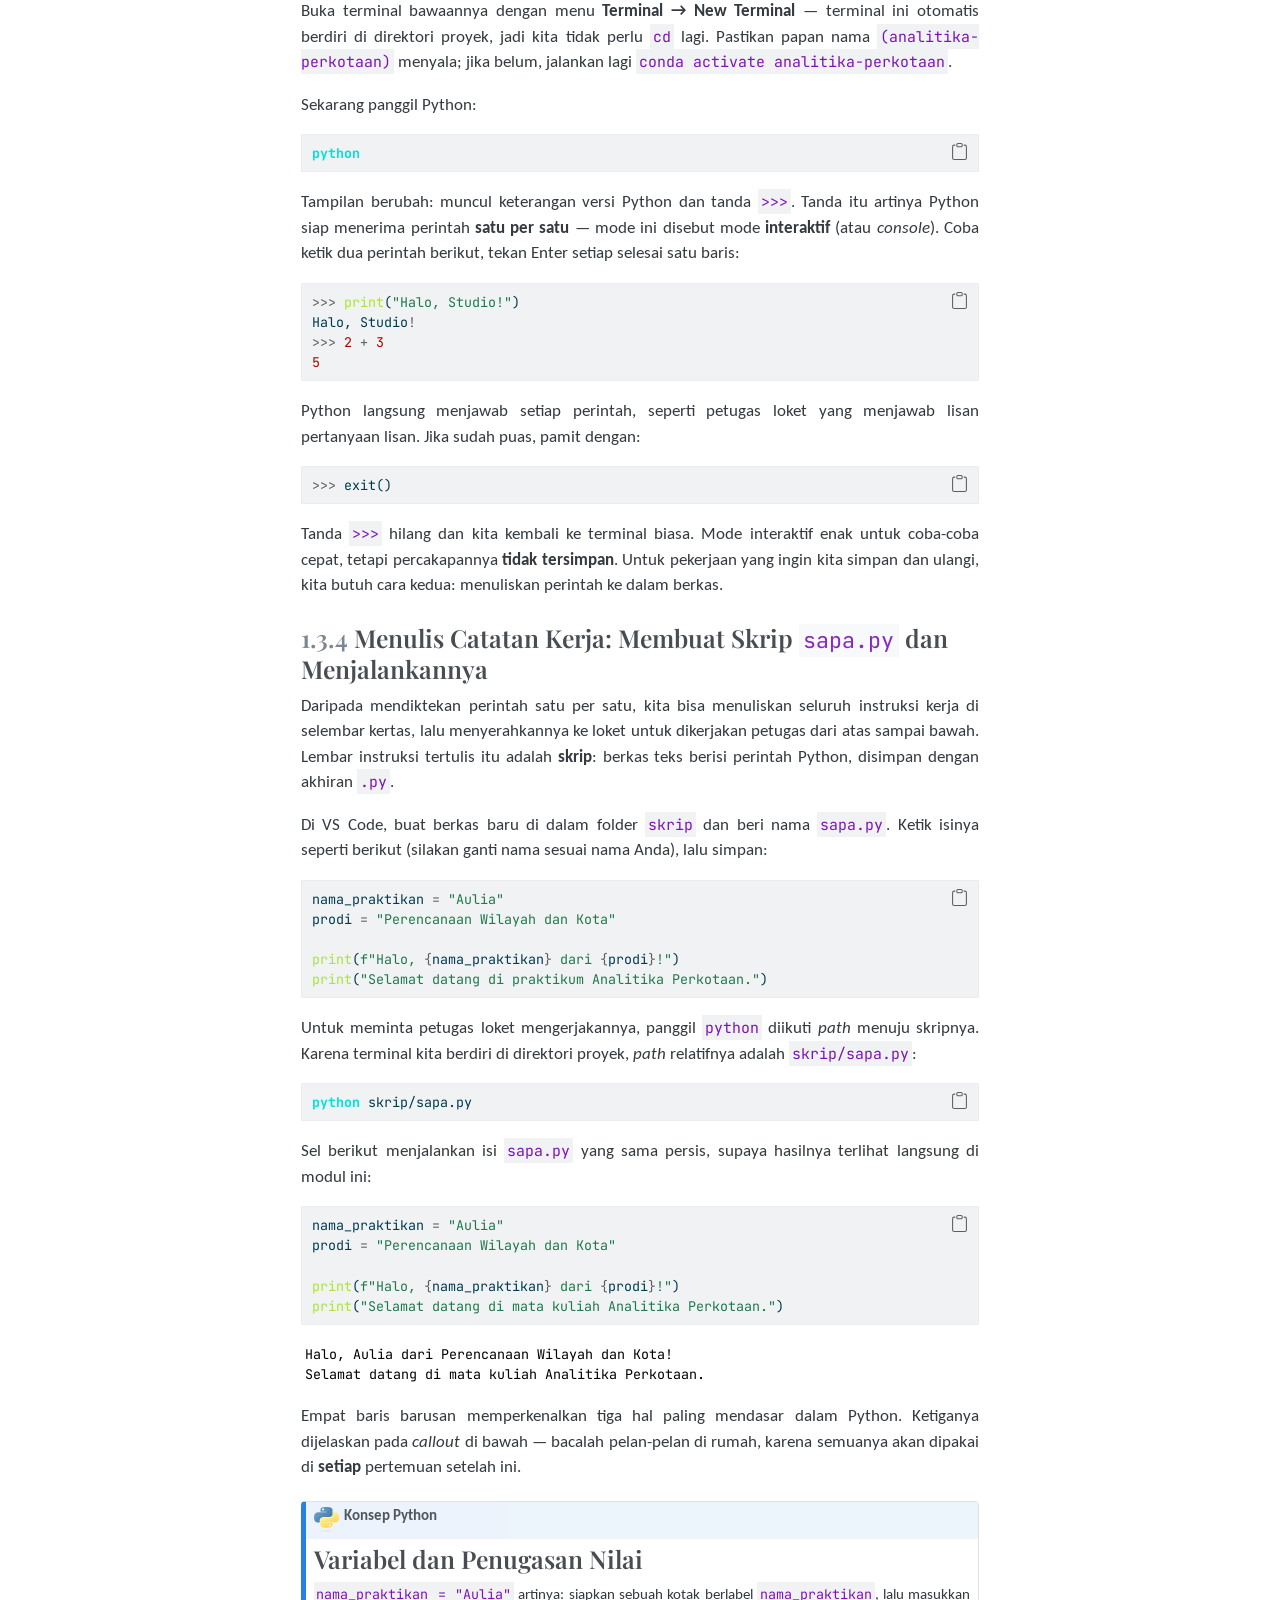
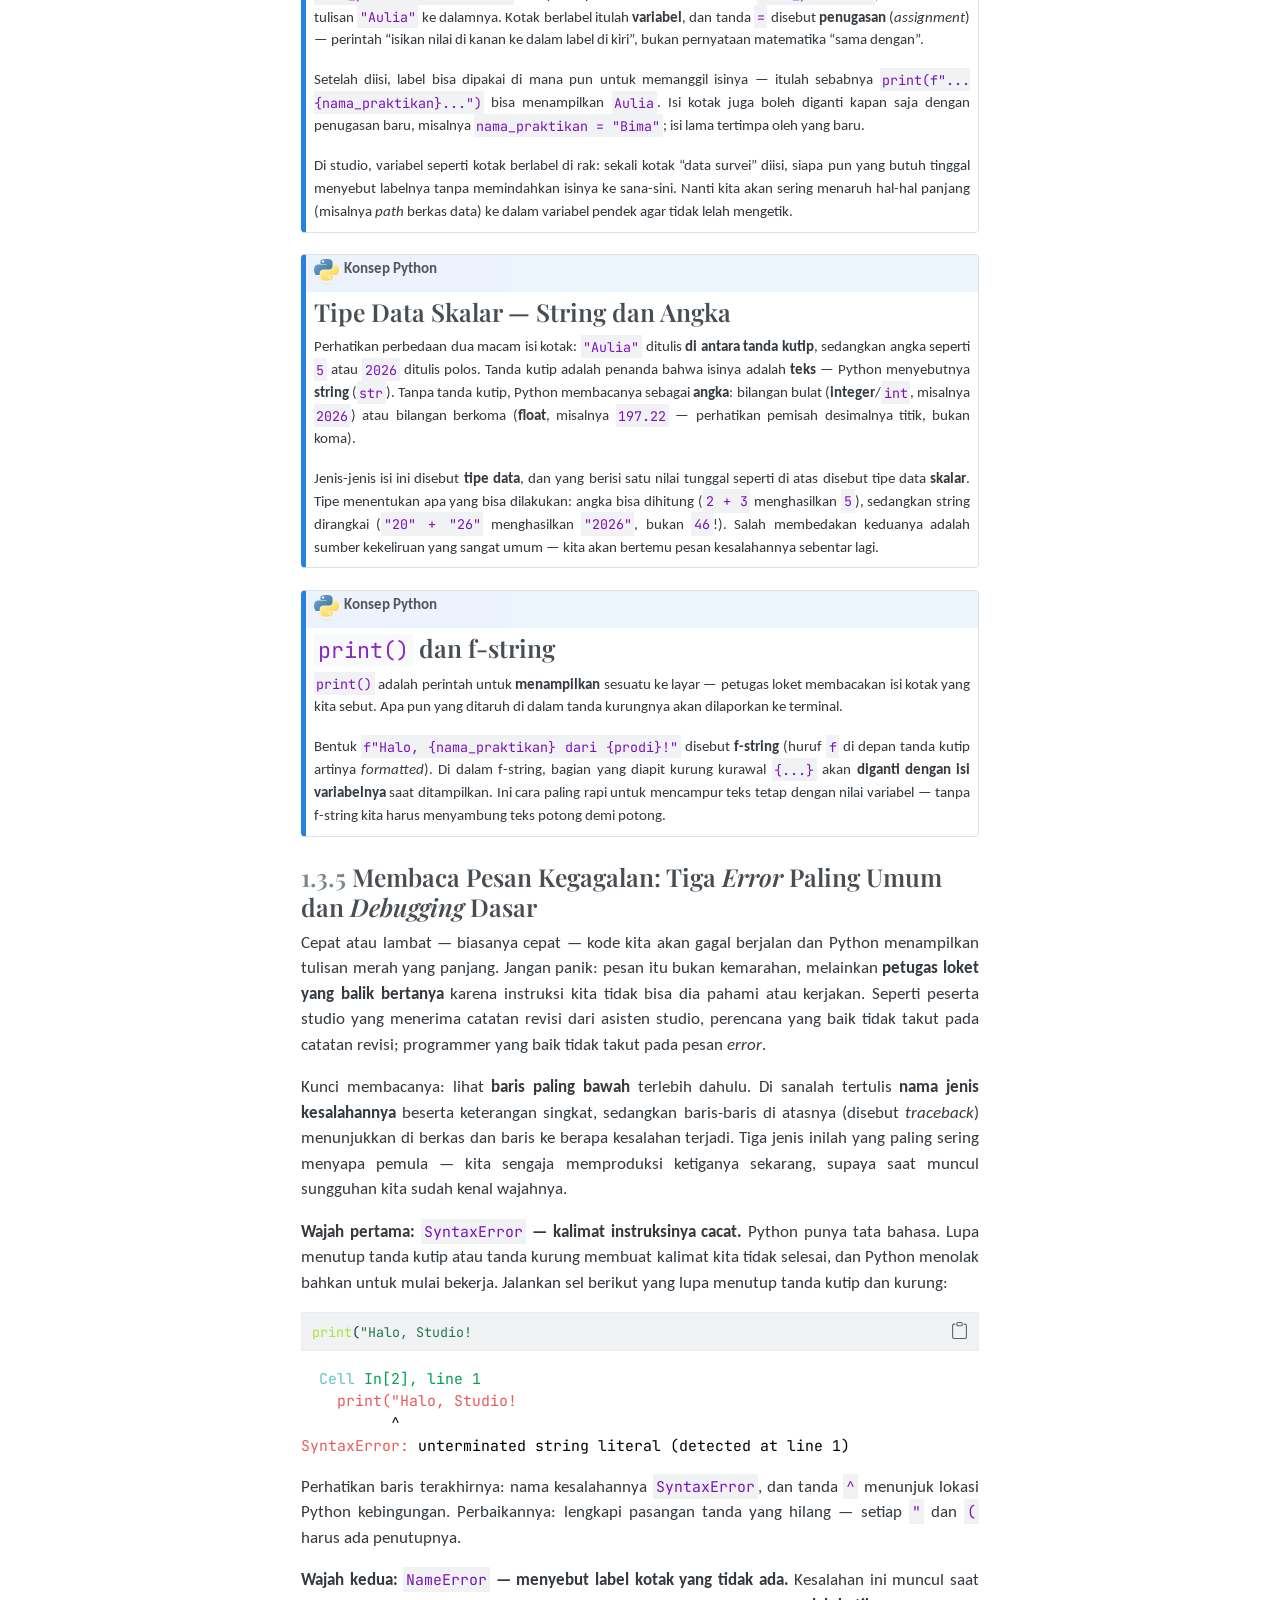
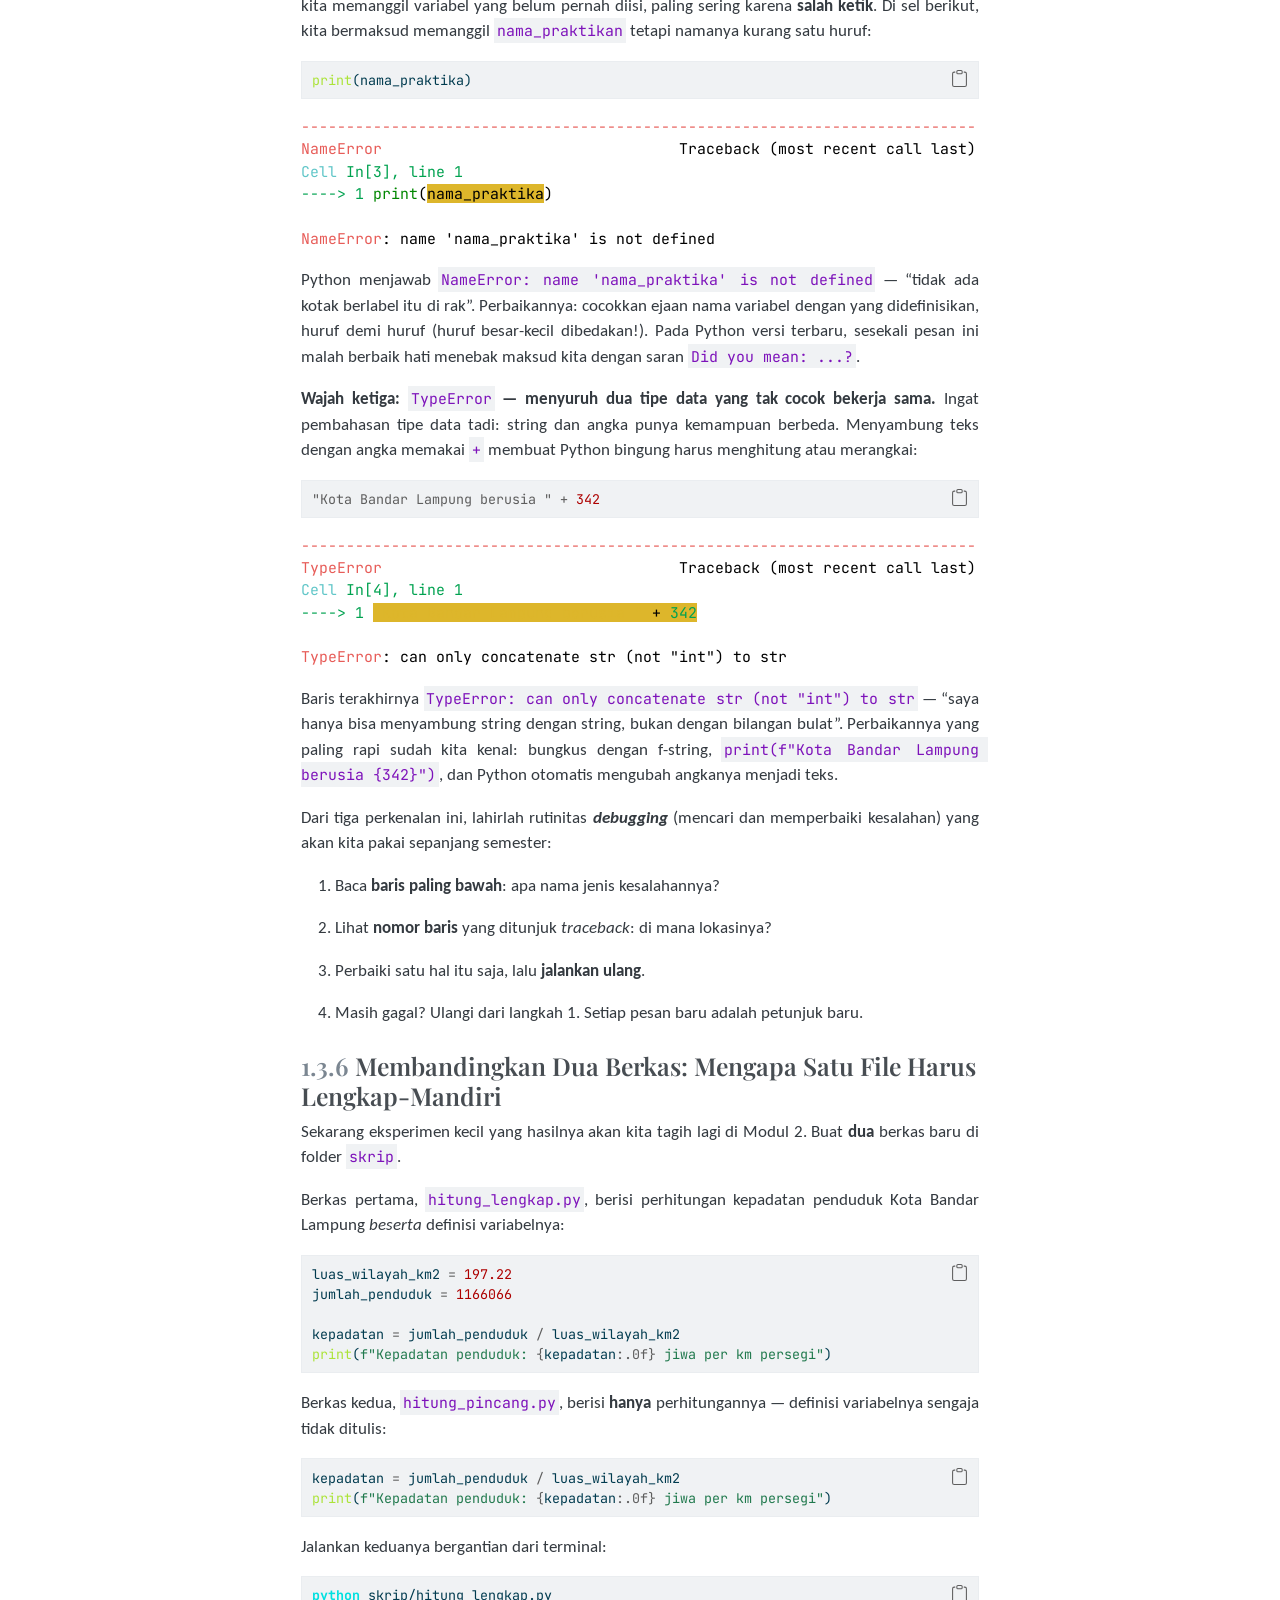
<file: docs/modul-01.html>
<!DOCTYPE html>
<html xmlns="http://www.w3.org/1999/xhtml" lang="id" xml:lang="id"><head>

<meta charset="utf-8">
<meta name="generator" content="quarto-1.9.37">

<meta name="viewport" content="width=device-width, initial-scale=1.0, user-scalable=yes">


<title>1&nbsp; Fondasi Lingkungan Kerja: Python Offline, Terminal, dan Direktori Proyek – Analitika Perkotaan</title>
<style>
/* Default styles provided by pandoc.
** See https://pandoc.org/MANUAL.html#variables-for-html for config info.
*/
code{white-space: pre-wrap;}
span.smallcaps{font-variant: small-caps;}
div.columns{display: flex; gap: min(4vw, 1.5em);}
div.column{flex: auto; overflow-x: auto;}
div.hanging-indent{margin-left: 1.5em; text-indent: -1.5em;}
ul.task-list{list-style: none;}
ul.task-list li input[type="checkbox"] {
  width: 0.8em;
  margin: 0 0.8em 0.2em -1em; /* quarto-specific, see https://github.com/quarto-dev/quarto-cli/issues/4556 */ 
  vertical-align: middle;
}
/* CSS for syntax highlighting */
html { -webkit-text-size-adjust: 100%; }
pre > code.sourceCode { white-space: pre; position: relative; }
pre > code.sourceCode > span { display: inline-block; line-height: 1.25; }
pre > code.sourceCode > span:empty { height: 1.2em; }
.sourceCode { overflow: visible; }
code.sourceCode > span { color: inherit; text-decoration: inherit; }
div.sourceCode { margin: 1em 0; }
pre.sourceCode { margin: 0; }
@media screen {
div.sourceCode { overflow: auto; }
}
@media print {
pre > code.sourceCode { white-space: pre-wrap; }
pre > code.sourceCode > span { text-indent: -5em; padding-left: 5em; }
}
pre.numberSource code
  { counter-reset: source-line 0; }
pre.numberSource code > span
  { position: relative; left: -4em; counter-increment: source-line; }
pre.numberSource code > span > a:first-child::before
  { content: counter(source-line);
    position: relative; left: -1em; text-align: right; vertical-align: baseline;
    border: none; display: inline-block;
    -webkit-touch-callout: none; -webkit-user-select: none;
    -khtml-user-select: none; -moz-user-select: none;
    -ms-user-select: none; user-select: none;
    padding: 0 4px; width: 4em;
  }
pre.numberSource { margin-left: 3em;  padding-left: 4px; }
div.sourceCode
  {   }
@media screen {
pre > code.sourceCode > span > a:first-child::before { text-decoration: underline; }
}
</style>


<script src="site_libs/quarto-nav/quarto-nav.js"></script>
<script src="site_libs/quarto-nav/headroom.min.js"></script>
<script src="site_libs/clipboard/clipboard.min.js"></script>
<script src="site_libs/quarto-search/autocomplete.umd.js"></script>
<script src="site_libs/quarto-search/fuse.min.js"></script>
<script src="site_libs/quarto-search/quarto-search.js"></script>
<meta name="quarto:offset" content="./">
<link href="./modul-02.html" rel="next">
<link href="./index.html" rel="prev">
<script src="site_libs/quarto-html/quarto.js" type="module"></script>
<script src="site_libs/quarto-html/tabsets/tabsets.js" type="module"></script>
<script src="site_libs/quarto-html/popper.min.js"></script>
<script src="site_libs/quarto-html/tippy.umd.min.js"></script>
<script src="site_libs/quarto-html/anchor.min.js"></script>
<link href="site_libs/quarto-html/tippy.css" rel="stylesheet">
<link href="site_libs/quarto-html/quarto-syntax-highlighting-7fde21fbbed941212ff23fc867eda995.css" rel="stylesheet" class="quarto-color-scheme" id="quarto-text-highlighting-styles">
<link href="site_libs/quarto-html/quarto-syntax-highlighting-dark-4b3ae02ca3d2c990793b4a58c5ee5acf.css" rel="stylesheet" class="quarto-color-scheme quarto-color-alternate" id="quarto-text-highlighting-styles">
<link href="site_libs/quarto-html/quarto-syntax-highlighting-7fde21fbbed941212ff23fc867eda995.css" rel="stylesheet" class="quarto-color-scheme-extra" id="quarto-text-highlighting-styles">
<script src="site_libs/bootstrap/bootstrap.min.js"></script>
<link href="site_libs/bootstrap/bootstrap-icons.css" rel="stylesheet">
<link href="site_libs/bootstrap/bootstrap-434d7e7f46c20ea3b5dec979eeaa14b2.min.css" rel="stylesheet" append-hash="true" class="quarto-color-scheme" id="quarto-bootstrap" data-mode="light">
<link href="site_libs/bootstrap/bootstrap-dark-434d7e7f46c20ea3b5dec979eeaa14b2.min.css" rel="stylesheet" append-hash="true" class="quarto-color-scheme quarto-color-alternate" id="quarto-bootstrap" data-mode="light">
<link href="site_libs/bootstrap/bootstrap-434d7e7f46c20ea3b5dec979eeaa14b2.min.css" rel="stylesheet" append-hash="true" class="quarto-color-scheme-extra" id="quarto-bootstrap" data-mode="light">
<script id="quarto-search-options" type="application/json">{
  "location": "sidebar",
  "copy-button": false,
  "collapse-after": 3,
  "panel-placement": "start",
  "type": "textbox",
  "limit": 50,
  "keyboard-shortcut": [
    "f",
    "/",
    "s"
  ],
  "show-item-context": false,
  "language": {
    "search-no-results-text": "Tidak ada hasil",
    "search-matching-documents-text": "dokumen cocok",
    "search-copy-link-title": "Salin tautan untuk mencari",
    "search-hide-matches-text": "Sembunyikan kecocokan lainnya",
    "search-more-match-text": "kecocokan lainnya di dokumen ini",
    "search-more-matches-text": "kecocokan lainnya di dokumen ini",
    "search-clear-button-title": "Hapus",
    "search-text-placeholder": "",
    "search-detached-cancel-button-title": "Batal",
    "search-submit-button-title": "Kirim",
    "search-label": "Mencari"
  }
}</script>


</head>

<body class="nav-sidebar floating quarto-light">

<div id="quarto-search-results"></div>
  <header id="quarto-header" class="headroom fixed-top">
  <nav class="quarto-secondary-nav">
    <div class="container-fluid d-flex">
      <button type="button" class="quarto-btn-toggle btn" data-bs-toggle="collapse" role="button" data-bs-target=".quarto-sidebar-collapse-item" aria-controls="quarto-sidebar" aria-expanded="false" aria-label="Alihkan bilah sisi" onclick="if (window.quartoToggleHeadroom) { window.quartoToggleHeadroom(); }">
        <i class="bi bi-layout-text-sidebar-reverse"></i>
      </button>
        <nav class="quarto-page-breadcrumbs" aria-label="breadcrumb"><ol class="breadcrumb"><li class="breadcrumb-item"><a href="./modul-01.html"><span class="chapter-number">1</span>&nbsp; <span class="chapter-title">Fondasi Lingkungan Kerja: Python <em>Offline</em>, Terminal, dan Direktori Proyek</span></a></li></ol></nav>
        <a class="flex-grow-1" role="navigation" data-bs-toggle="collapse" data-bs-target=".quarto-sidebar-collapse-item" aria-controls="quarto-sidebar" aria-expanded="false" aria-label="Alihkan bilah sisi" onclick="if (window.quartoToggleHeadroom) { window.quartoToggleHeadroom(); }">      
        </a>
      <button type="button" class="btn quarto-search-button" aria-label="Mencari" onclick="window.quartoOpenSearch();">
        <i class="bi bi-search"></i>
      </button>
    </div>
  </nav>
</header>
<!-- content -->
<div id="quarto-content" class="quarto-container page-columns page-rows-contents page-layout-article">
<!-- sidebar -->
  <nav id="quarto-sidebar" class="sidebar collapse collapse-horizontal quarto-sidebar-collapse-item sidebar-navigation floating overflow-auto">
    <div class="pt-lg-2 mt-2 text-left sidebar-header">
    <div class="sidebar-title mb-0 py-0">
      <a href="./">Analitika Perkotaan</a> 
    </div>
      </div>
        <div class="mt-2 flex-shrink-0 align-items-center">
        <div class="sidebar-search">
        <div id="quarto-search" class="" title="Mencari"></div>
        </div>
        </div>
    <div class="sidebar-menu-container"> 
    <ul class="list-unstyled mt-1">
        <li class="sidebar-item">
  <div class="sidebar-item-container"> 
  <a href="./index.html" class="sidebar-item-text sidebar-link">
 <span class="menu-text">Kata Pengantar</span></a>
  </div>
</li>
        <li class="sidebar-item">
  <div class="sidebar-item-container"> 
  <a href="./modul-01.html" class="sidebar-item-text sidebar-link active">
 <span class="menu-text"><span class="chapter-number">1</span>&nbsp; <span class="chapter-title">Fondasi Lingkungan Kerja: Python <em>Offline</em>, Terminal, dan Direktori Proyek</span></span></a>
  </div>
</li>
        <li class="sidebar-item">
  <div class="sidebar-item-container"> 
  <a href="./modul-02.html" class="sidebar-item-text sidebar-link">
 <span class="menu-text"><span class="chapter-number">2</span>&nbsp; <span class="chapter-title">Pengolahan Data Terstruktur dengan Pandas</span></span></a>
  </div>
</li>
        <li class="sidebar-item">
  <div class="sidebar-item-container"> 
  <a href="./modul-03.html" class="sidebar-item-text sidebar-link">
 <span class="menu-text"><span class="chapter-number">3</span>&nbsp; <span class="chapter-title">Pengolahan Data Terstruktur dengan SQL (SQLite)</span></span></a>
  </div>
</li>
        <li class="sidebar-item">
  <div class="sidebar-item-container"> 
  <a href="./modul-04.html" class="sidebar-item-text sidebar-link">
 <span class="menu-text"><span class="chapter-number">4</span>&nbsp; <span class="chapter-title"><em>Exploratory Data Analysis</em> (EDA)</span></span></a>
  </div>
</li>
        <li class="sidebar-item">
  <div class="sidebar-item-container"> 
  <a href="./modul-05.html" class="sidebar-item-text sidebar-link">
 <span class="menu-text"><span class="chapter-number">5</span>&nbsp; <span class="chapter-title">Visualisasi Data dengan Matplotlib dan Seaborn</span></span></a>
  </div>
</li>
    </ul>
    </div>
</nav>
<div id="quarto-sidebar-glass" class="quarto-sidebar-collapse-item" data-bs-toggle="collapse" data-bs-target=".quarto-sidebar-collapse-item"></div>
<!-- margin-sidebar -->
    <div id="quarto-margin-sidebar" class="sidebar margin-sidebar">
        <nav id="TOC" role="doc-toc" class="toc-active">
    <h2 id="toc-title">Daftar Isi</h2>
   
  <ul>
  <li><a href="#pendahuluan" id="toc-pendahuluan" class="nav-link active" data-scroll-target="#pendahuluan"><span class="header-section-number">1.1</span> Pendahuluan</a></li>
  <li><a href="#gambaran-umum-kasus" id="toc-gambaran-umum-kasus" class="nav-link" data-scroll-target="#gambaran-umum-kasus"><span class="header-section-number">1.2</span> Gambaran Umum Kasus</a></li>
  <li><a href="#instruksi" id="toc-instruksi" class="nav-link" data-scroll-target="#instruksi"><span class="header-section-number">1.3</span> Instruksi</a>
  <ul class="collapse">
  <li><a href="#menata-meja-kerja-membuat-struktur-direktori-proyek-studio" id="toc-menata-meja-kerja-membuat-struktur-direktori-proyek-studio" class="nav-link" data-scroll-target="#menata-meja-kerja-membuat-struktur-direktori-proyek-studio"><span class="header-section-number">1.3.1</span> Menata Meja Kerja: Membuat Struktur Direktori Proyek Studio</a></li>
  <li><a href="#menyiapkan-ruang-kerja-environment-mandiri-dan-instalasi-conda" id="toc-menyiapkan-ruang-kerja-environment-mandiri-dan-instalasi-conda" class="nav-link" data-scroll-target="#menyiapkan-ruang-kerja-environment-mandiri-dan-instalasi-conda"><span class="header-section-number">1.3.2</span> Menyiapkan Ruang Kerja: <em>Environment</em> Mandiri dan Instalasi Conda</a></li>
  <li><a href="#berbicara-dengan-terminal-menjalankan-perintah-python-interaktif" id="toc-berbicara-dengan-terminal-menjalankan-perintah-python-interaktif" class="nav-link" data-scroll-target="#berbicara-dengan-terminal-menjalankan-perintah-python-interaktif"><span class="header-section-number">1.3.3</span> Berbicara dengan Terminal: Menjalankan Perintah Python Interaktif</a></li>
  <li><a href="#menulis-catatan-kerja-membuat-skrip-sapa.py-dan-menjalankannya" id="toc-menulis-catatan-kerja-membuat-skrip-sapa.py-dan-menjalankannya" class="nav-link" data-scroll-target="#menulis-catatan-kerja-membuat-skrip-sapa.py-dan-menjalankannya"><span class="header-section-number">1.3.4</span> Menulis Catatan Kerja: Membuat Skrip <code>sapa.py</code> dan Menjalankannya</a></li>
  <li><a href="#membaca-pesan-kegagalan-tiga-error-paling-umum-dan-debugging-dasar" id="toc-membaca-pesan-kegagalan-tiga-error-paling-umum-dan-debugging-dasar" class="nav-link" data-scroll-target="#membaca-pesan-kegagalan-tiga-error-paling-umum-dan-debugging-dasar"><span class="header-section-number">1.3.5</span> Membaca Pesan Kegagalan: Tiga <em>Error</em> Paling Umum dan <em>Debugging</em> Dasar</a></li>
  <li><a href="#membandingkan-dua-berkas-mengapa-satu-file-harus-lengkap-mandiri" id="toc-membandingkan-dua-berkas-mengapa-satu-file-harus-lengkap-mandiri" class="nav-link" data-scroll-target="#membandingkan-dua-berkas-mengapa-satu-file-harus-lengkap-mandiri"><span class="header-section-number">1.3.6</span> Membandingkan Dua Berkas: Mengapa Satu File Harus Lengkap-Mandiri</a></li>
  <li><a href="#menyiapkan-buku-lapangan-membuat-jupyter-notebook-dan-menyambungkan-kernel" id="toc-menyiapkan-buku-lapangan-membuat-jupyter-notebook-dan-menyambungkan-kernel" class="nav-link" data-scroll-target="#menyiapkan-buku-lapangan-membuat-jupyter-notebook-dan-menyambungkan-kernel"><span class="header-section-number">1.3.7</span> Menyiapkan Buku Lapangan: Membuat Jupyter Notebook dan Menyambungkan <em>Kernel</em></a></li>
  </ul></li>
  <li><a href="#latihan-mandiri" id="toc-latihan-mandiri" class="nav-link" data-scroll-target="#latihan-mandiri"><span class="header-section-number">1.4</span> Latihan Mandiri</a></li>
  </ul>
</nav>
    </div>
<!-- main -->
<main class="content" id="quarto-document-content">

<header id="title-block-header" class="quarto-title-block default">
<div class="quarto-title">
<h1 class="title"><span id="sec-modul-1" class="quarto-section-identifier"><span class="chapter-number">1</span>&nbsp; <span class="chapter-title">Fondasi Lingkungan Kerja: Python <em>Offline</em>, Terminal, dan Direktori Proyek</span></span></h1>
</div>



<div class="quarto-title-meta">

    
  
    
  </div>
  


</header>


<div class="callout callout-style-default callout-important callout-titled" title="Sub-CPMK Pertemuan Ini">
<div class="callout-header d-flex align-content-center">
<div class="callout-icon-container">
<i class="callout-icon"></i>
</div>
<div class="callout-title-container flex-fill">
<span class="screen-reader-only">Penting</span>Sub-CPMK Pertemuan Ini
</div>
</div>
<div class="callout-body-container callout-body">
<p>Mahasiswa mampu menyiapkan lingkungan kerja Python <em>offline</em> (Conda), mengoperasikan perintah terminal dasar, mengelola berkas dengan struktur direktori proyek standar studio, serta membuat dan menyambungkan <em>kernel</em> Jupyter Notebook.</p>
</div>
</div>
<section id="pendahuluan" class="level2" data-number="1.1">
<h2 data-number="1.1" class="anchored" data-anchor-id="pendahuluan"><span class="header-section-number">1.1</span> Pendahuluan</h2>
<p><span class="teks-placeholder" style="color: #8a8a8a;">&lt;masukkan narasi yang menceritakan ‘big why’ menyiapkan fondasi lingkungan kerja analitika perkotaan di sini&gt;</span></p>
</section>
<section id="gambaran-umum-kasus" class="level2" data-number="1.2">
<h2 data-number="1.2" class="anchored" data-anchor-id="gambaran-umum-kasus"><span class="header-section-number">1.2</span> Gambaran Umum Kasus</h2>
<p>Setiap kali sebuah studio perencanaan memulai proyek baru, hal pertama yang dikerjakan bukanlah menggambar. Meja gambar dirapikan, map-map berkas disiapkan dan diberi label, lalu penggaris, pensil, dan kalkulator ditata di rak masing-masing. Tanpa persiapan itu, di tengah proyek kita akan kehilangan berkas, meminjam alat orang lain yang ternyata berbeda ukuran, dan hasil kerja menjadi kacau.</p>
<p>Pekerjaan analitika perkotaan persis sama. Sebelum menyentuh data Kota Bandar Lampung pada pertemuan-pertemuan berikutnya, dalam modul ini kita merapikan “meja kerja digital” terlebih dahulu. Kita akan menata direktori proyek dengan struktur yang baku, memasang peralatan Python secara <em>offline</em> menggunakan Conda agar tidak bergantung pada koneksi internet yang tidak stabil, belajar berbicara dengan komputer lewat terminal, menulis skrip Python pertama bernama <code>sapa.py</code>, berlatih membaca pesan kegagalan (<em>error</em>) yang paling sering muncul, membuktikan mengapa satu berkas skrip harus lengkap berdiri sendiri, dan menutup pertemuan dengan menyiapkan “buku catatan lapangan” digital kita: Jupyter Notebook yang tersambung ke mesin Python (<em>kernel</em>) milik kita sendiri.</p>
</section>
<section id="instruksi" class="level2" data-number="1.3">
<h2 data-number="1.3" class="anchored" data-anchor-id="instruksi"><span class="header-section-number">1.3</span> Instruksi</h2>
<section id="menata-meja-kerja-membuat-struktur-direktori-proyek-studio" class="level3" data-number="1.3.1">
<h3 data-number="1.3.1" class="anchored" data-anchor-id="menata-meja-kerja-membuat-struktur-direktori-proyek-studio"><span class="header-section-number">1.3.1</span> Menata Meja Kerja: Membuat Struktur Direktori Proyek Studio</h3>
<p>Bayangkan hari pertama masuk studio: kita diberi satu laci khusus, lalu di dalamnya kita menyiapkan map-map bertuliskan “data mentah”, “gambar kerja”, dan “laporan”. Di komputer, laci itu bernama <strong>direktori</strong> (sebutan lain untuk <em>folder</em>), dan seluruh pekerjaan satu semester ini akan tinggal di dalam satu direktori induk.</p>
<p>Ikuti langkah berikut:</p>
<ol type="1">
<li>Buka <strong>File Explorer</strong>, lalu masuk ke folder <code>C: → Users → &lt;Nama User Anda&gt; → Documents</code>.</li>
</ol>
<div class="callout callout-style-default callout-warning callout-titled">
<div class="callout-header d-flex align-content-center">
<div class="callout-icon-container">
<i class="callout-icon"></i>
</div>
<div class="callout-title-container flex-fill">
<span class="screen-reader-only">Perhatian</span>Hindari Folder Downloads
</div>
</div>
<div class="callout-body-container callout-body">
<p>Jangan gunakan folder seperti <code>Downloads</code> sebagai direktori proyek utama. Berkas di folder tersebut rentan terhapus secara tidak sengaja ketika Anda melakukan pembersihan berkas sementara atau pemeliharaan sistem komputer.</p>
</div>
</div>
<div class="callout callout-style-default callout-note callout-titled" title="Pengetahuan Komputer">
<div class="callout-header d-flex align-content-center">
<div class="callout-icon-container">
<i class="callout-icon"></i>
</div>
<div class="callout-title-container flex-fill">
<span class="screen-reader-only">Catatan</span>Pengetahuan Komputer
</div>
</div>
<section id="root-directory-dan-media-penyimpanan-hddssd" class="level3 unnumbered unlisted callout-body-container callout-body">
<h3 class="unnumbered unlisted anchored" data-anchor-id="root-directory-dan-media-penyimpanan-hddssd">Root Directory dan Media Penyimpanan (HDD/SSD)</h3>
<p>Pangkal teratas dari struktur folder di komputer disebut <strong>direktori akar</strong> (<em>root directory</em>). Di sistem operasi Windows, direktori akar ini direpresentasikan oleh huruf kandar (<em>drive letter</em>) seperti <code>C:</code>, <code>D:</code>, atau <code>E:</code>.</p>
<p>Kandar <code>C:</code> umumnya merupakan partisi utama pada media penyimpanan permanen tempat sistem operasi Windows terpasang. Komputer modern saat ini umumnya menggunakan <strong>SSD (Solid-State Drive)</strong> yang memiliki kecepatan baca-tulis jauh lebih cepat dibandingkan <strong>HDD (Hard Disk Drive)</strong> mekanis lama. Memahami struktur ini sangat penting agar kita tahu persis di mana data fisik kita disimpan di dalam perangkat keras komputer.</p>
</section>
</div>
<ol start="2" type="1">
<li><p>Buat folder baru bernama <code>analitika-perkotaan</code>. Inilah <strong>direktori proyek</strong> kita, padanan laci studio tadi.</p></li>
<li><p>Di dalamnya, buat empat subfolder sehingga susunannya seperti ini:</p></li>
</ol>
<pre><code>analitika-perkotaan/                &lt;- direktori proyek (laci induk)
├── dataset-ganjil-2026-2027/       &lt;- map data mentah dari dosen
├── modul/                          &lt;- map buku catatan (notebook) praktikum
├── skrip/                          &lt;- map skrip Python (.py)
└── keluaran/                       &lt;- map hasil kerja (tabel, grafik, peta)</code></pre>
<ol start="4" type="1">
<li>Salin folder <code>dataset-ganjil-2026-2027</code> yang dibagikan dosen ke dalam direktori proyek, sehingga namanya persis seperti bagan di atas.</li>
</ol>
<div class="callout callout-style-default callout-note callout-titled" title="Pengetahuan Komputer">
<div class="callout-header d-flex align-content-center">
<div class="callout-icon-container">
<i class="callout-icon"></i>
</div>
<div class="callout-title-container flex-fill">
<span class="screen-reader-only">Catatan</span>Pengetahuan Komputer
</div>
</div>
<section id="padanan-path-dan-struktur-folder-tree" class="level3 unnumbered unlisted callout-body-container callout-body">
<h3 class="unnumbered unlisted anchored" data-anchor-id="padanan-path-dan-struktur-folder-tree">Padanan Path dan Struktur Folder Tree</h3>
<p>Struktur folder tree di atas dapat direpresentasikan ke dalam bentuk <strong>path</strong>. Sebagai contoh, struktur folder tree berikut:</p>
<pre><code>C:
└── Users
    └── Aulia
        └── Documents
            └── analitika-perkotaan</code></pre>
<p>akan dituliskan sebagai path absolut: <code>C:/Users/Aulia/Documents/analitika-perkotaan</code>.</p>
<p><strong>Mengapa pemahaman path ini penting?</strong></p>
<p>Perhatikan contoh penamaan direktori dengan path yang salah di bawah ini:</p>
<pre><code>C:
└── Users
    └── Aulia
        ├── Documents
        │   └── analitika-perkotaan
        └── Music
            └── analitika-perkotaan</code></pre>
<p>Meskipun kedua folder sama-sama bernama <code>analitika-perkotaan</code>, path absolutnya sangat berbeda: yang satu berada di <code>C:/Users/Aulia/Documents/analitika-perkotaan</code> dan yang satu lagi di <code>C:/Users/Aulia/Music/analitika-perkotaan</code>. Jika program kita salah mencari lokasi, ia tidak akan menemukan berkas yang tepat.</p>
</section>
</div>
<div class="callout callout-style-default callout-note callout-titled" title="Pengetahuan Komputer">
<div class="callout-header d-flex align-content-center">
<div class="callout-icon-container">
<i class="callout-icon"></i>
</div>
<div class="callout-title-container flex-fill">
<span class="screen-reader-only">Catatan</span>Pengetahuan Komputer
</div>
</div>
<section id="penggunaan-simbol-slash-di-windows-vs-unix-untuk-penulisan-path" class="level3 unnumbered unlisted callout-body-container callout-body">
<h3 class="unnumbered unlisted anchored" data-anchor-id="penggunaan-simbol-slash-di-windows-vs-unix-untuk-penulisan-path">Penggunaan Simbol Slash di Windows vs Unix untuk penulisan <em>Path</em></h3>
<p>Sistem operasi Windows secara tradisional menggunakan simbol <em>backslash</em> (<code>\</code>) untuk memisahkan nama folder di dalam path (misalnya <code>C:\Users\Aulia</code>). Namun, sistem berbasis Unix (seperti Linux dan macOS), serta browser web, menggunakan <em>forward slash</em> (<code>/</code>) (misalnya <code>/Users/Aulia</code>). Dalam pemrograman Python, disarankan untuk menggunakan <em>forward slash</em> (<code>/</code>) karena Python dapat menerjemahkannya secara otomatis di Windows dan mencegah galat akibat karakter khusus (<em>escape character</em>).</p>
</section>
</div>
<p>Susunan bercabang seperti bagan di atas disebut <strong><em>folder tree</em></strong> (pohon direktori). Untuk menunjuk lokasi sebuah berkas di dalam pohon itu, komputer memakai <strong><em>path</em></strong>: rangkaian nama folder yang dilalui untuk sampai ke berkas tersebut, dipisahkan garis miring. Ada dua cara menuliskannya:</p>
<ul>
<li><strong><em>Path</em> lengkap (absolut)</strong> — dari pangkal pohon sampai ujung, misalnya <code>C:/Users/Aulia/Documents/analitika-perkotaan/skrip/sapa.py</code>. Seperti alamat surat lengkap: kota, kecamatan, jalan, nomor rumah.</li>
<li><strong><em>Path</em> relatif</strong> — dihitung dari posisi kita berdiri sekarang. Jika kita sedang berada di dalam <code>analitika-perkotaan</code>, berkas yang sama cukup ditunjuk dengan <code>skrip/sapa.py</code>. Seperti berkata “dua rumah di sebelah kanan” kepada orang yang sudah berdiri di jalan yang sama.</li>
</ul>
<p>Sepanjang semester kita akan lebih sering memakai <em>path</em> relatif, dan karena itu <strong>posisi kita berdiri</strong> (folder mana yang sedang terbuka) menjadi penting. Ini akan segera terasa saat kita bekerja dengan terminal.</p>
</section>
<section id="menyiapkan-ruang-kerja-environment-mandiri-dan-instalasi-conda" class="level3" data-number="1.3.2">
<h3 data-number="1.3.2" class="anchored" data-anchor-id="menyiapkan-ruang-kerja-environment-mandiri-dan-instalasi-conda"><span class="header-section-number">1.3.2</span> Menyiapkan Ruang Kerja: <em>Environment</em> Mandiri dan Instalasi Conda</h3>
<p>Di studio, setiap perencana punya ruang kerja studio pribadi berisi meja, kursi, dan rak peralatan miliknya sendiri, supaya pengaturan alat untuk proyek yang satu tidak tercampur dengan proyek lain. Dalam dunia Python, ruang kerja pribadi itu bernama <strong><em>environment</em></strong>, dan petugas yang menyiapkannya bernama <strong>Conda</strong>. Satu komputer bisa memiliki banyak <em>environment</em> sekaligus, masing-masing berisi versi Python dan <em>library</em> yang berbeda, tanpa saling mengganggu.</p>
<p><strong>Langkah nol: periksa dulu penghuni lama ruangan.</strong> Sebelum menata meja kerja, peserta studio memeriksa dulu meja siapa saja yang sudah menumpuk di ruangan itu — supaya tidak keliru memakai meja orang lain, dan tidak menggeser barang yang ternyata masih dipakai. Di komputer, langkah itu berarti mendata Python apa saja yang <strong>sudah ada</strong> sebelum kita menambah apa pun. Buka <strong>Command Prompt</strong> atau <strong>PowerShell</strong>, lalu ketik dua perintah berikut satu per satu. Tuliskan persis seperti tertulis, lengkap dengan akhiran <code>.exe</code>-nya:</p>
<div class="code-copy-outer-scaffold"><div class="sourceCode" id="cb4"><pre class="sourceCode bash code-with-copy"><code class="sourceCode bash"><span id="cb4-1"><a href="#cb4-1" aria-hidden="true" tabindex="-1"></a><span class="ex">where.exe</span> python</span>
<span id="cb4-2"><a href="#cb4-2" aria-hidden="true" tabindex="-1"></a><span class="ex">where.exe</span> conda</span></code></pre></div><button title="Salin ke Papan Klip" class="code-copy-button"><i class="bi"></i></button></div>
<p>Perintah <code>where.exe</code> menampilkan <strong>semua</strong> lokasi program bernama itu yang ditemukan komputer, berurutan dari yang paling didahulukan. Salin hasilnya ke buku catatan Anda — kita akan menagihnya lagi di langkah kelima. Jangan kaget bila keluarannya lebih dari satu baris; justru itu yang biasa terjadi.</p>
<div class="callout callout-style-default callout-warning callout-titled" title="Penting!">
<div class="callout-header d-flex align-content-center">
<div class="callout-icon-container">
<i class="callout-icon"></i>
</div>
<div class="callout-title-container flex-fill">
<span class="screen-reader-only">Perhatian</span>Penting!
</div>
</div>
<section id="mengapa-ditulis-where.exe-bukan-where" class="level3 unnumbered unlisted callout-body-container callout-body">
<h3 class="unnumbered unlisted anchored" data-anchor-id="mengapa-ditulis-where.exe-bukan-where">Mengapa Ditulis <code>where.exe</code>, Bukan <code>where</code></h3>
<p>Windows menyediakan dua terminal yang tampilannya nyaris serupa: <strong>Command Prompt</strong> dan <strong>PowerShell</strong>. Bedakan dari tulisan di awal barisnya — PowerShell selalu mengawali barisnya dengan <code>PS</code>, seperti <code>PS C:\Users\Nama&gt;</code>, sedangkan Command Prompt langsung <code>C:\Users\Nama&gt;</code>. Perhatikan ini baik-baik, karena pada Windows 11 PowerShell-lah yang paling sering terbuka lebih dulu — termasuk saat kita membuka terminal bawaan VS Code nanti.</p>
<p>Perbedaannya berakibat langsung di langkah ini. Di Command Prompt, <code>where</code> adalah nama program pencari lokasi yang kita maksud. Di PowerShell, nama <code>where</code> sudah dipakai lebih dulu sebagai singkatan perintah bawaannya sendiri (<code>Where-Object</code>) yang tugasnya menyaring daftar — sama sekali tidak berhubungan dengan mencari lokasi program.</p>
<p>Bentuk kegagalannya justru yang paling menyesatkan: PowerShell <strong>tidak menampilkan pesan galat apa pun</strong>. Ia hanya diam, kursor kembali ke baris kosong, seolah-olah perintahnya sudah dikerjakan. Layar kosong itu sangat mudah dibaca sebagai baris terakhir tabel di bawah — “belum ada Python” — padahal komputer Anda bisa jadi punya tiga sekaligus. Berbeda dengan pesan <code>'...' is not recognized</code> yang jelas-jelas menyuruh kita memperbaiki sesuatu, kegagalan yang diam justru membuat kita melangkah ke tahap berikutnya dengan kesimpulan yang keliru.</p>
<p>Akhiran <code>.exe</code> menutup celah itu: ia memaksa terminal menjalankan program pencarinya, bukan singkatan tadi. Bentuk <code>where.exe</code> <strong>aman dipakai di ketiganya</strong> — Command Prompt, PowerShell, maupun Anaconda Prompt — jadi biasakan menulis akhiran itu sepanjang mata kuliah ini.</p>
</section>
</div>
<p>Sekarang cocokkan keluaran Anda dengan tabel berikut, supaya langkah nol ini menghasilkan sebuah <strong>kesimpulan</strong>, bukan sekadar tumpukan tulisan:</p>
<table class="caption-top table">
<colgroup>
<col style="width: 50%">
<col style="width: 50%">
</colgroup>
<thead>
<tr class="header">
<th style="text-align: left;">Yang muncul di keluaran</th>
<th style="text-align: left;">Artinya</th>
</tr>
</thead>
<tbody>
<tr class="odd">
<td style="text-align: left;"><code>C:\Python27\ArcGIS10.8\...</code> atau <code>...\ArcGISx6410.8\...</code></td>
<td style="text-align: left;">ArcGIS Desktop 10.x — membawa Python 2.7</td>
</tr>
<tr class="even">
<td style="text-align: left;"><code>...\ArcGIS\Pro\bin\Python\...</code> (pada <code>where.exe conda</code>)</td>
<td style="text-align: left;">ArcGIS Pro — membawa Conda sendiri</td>
</tr>
<tr class="odd">
<td style="text-align: left;"><code>...\WindowsApps\python.exe</code></td>
<td style="text-align: left;">Python dari Microsoft Store</td>
</tr>
<tr class="even">
<td style="text-align: left;"><code>C:\Python3xx\...</code> atau <code>...\AppData\Local\Programs\Python\...</code></td>
<td style="text-align: left;">Python dari situs python.org</td>
</tr>
<tr class="odd">
<td style="text-align: left;">tidak ada keluaran sama sekali</td>
<td style="text-align: left;">belum ada Python — kondisi paling bersih; pastikan dulu yang Anda ketik <code>where.exe</code>, bukan <code>where</code></td>
</tr>
</tbody>
</table>
<div class="callout callout-style-default callout-warning callout-titled">
<div class="callout-header d-flex align-content-center">
<div class="callout-icon-container">
<i class="callout-icon"></i>
</div>
<div class="callout-title-container flex-fill">
<span class="screen-reader-only">Perhatian</span>Komputer Anda Mungkin Sudah Punya Python Tanpa Anda Sadari
</div>
</div>
<div class="callout-body-container callout-body">
<p>Bila di komputer Anda terpasang <strong>ArcGIS</strong>, maka Python <strong>sudah ada di sana sejak lama</strong> — dan ada dua kemungkinan yang penanganannya berbeda. Tabel di atas menunjukkan Anda termasuk yang mana. Baca <strong>hanya kasus Anda</strong>; bila keduanya muncul, kerjakan keduanya.</p>
<p><strong>Kasus A — ArcGIS Desktop 10.x (ArcMap).</strong> Yang dibawanya adalah Python <strong>versi 2.7</strong>, umumnya di <code>C:/Python27/ArcGIS10.8</code>, dan ia sama sekali tidak memakai Conda. Apakah Python 2.7 ini terdaftar lebih dulu di daftar alamat komputer <strong>tidak bisa ditebak dari luar</strong>: pada sebagian mesin ia menang, pada sebagian lain ia tidak terdaftar sama sekali meski ArcGIS-nya terpasang. Bila ia menang, mengetik <code>python</code> di terminal baru menjalankan <strong>Python 2.7</strong> — bukan Python kita. Bahayanya justru bukan karena ia menolak bekerja, melainkan sebaliknya: ia mau berjalan, lalu gagal di tempat yang membingungkan. Kode seperti <code>print(f"Halo, {nama}")</code> yang akan kita tulis sebentar lagi ditolaknya dengan <code>SyntaxError</code>, padahal kode itu benar. Anda akan mengira diri sendiri salah ketik, padahal yang keliru adalah Python yang menjalankannya. Inilah alasan langkah nol dikerjakan sebelum apa pun.</p>
<p><strong>Kasus B — ArcGIS Pro.</strong> ArcGIS Pro membawa <strong>Conda-nya sendiri</strong>, lengkap dengan sebuah <em>environment</em> bernama <code>arcgispro-py3</code> di <code>C:/Program Files/ArcGIS/Pro/bin/Python/envs/arcgispro-py3</code>. Bahayanya lebih halus dan baru terasa di langkah pertama nanti: perintah <code>conda</code> yang dikenali komputer Anda bisa jadi <strong>milik ArcGIS Pro</strong>, sehingga ruang kerja mata kuliah ini tanpa sadar dibangun di dalam instalasi ArcGIS. Periksa keluaran <code>where.exe conda</code> Anda: bila ada baris yang memuat potongan <code>\ArcGIS\Pro\</code>, jangan pakai terminal “Python Command Prompt” bawaan ArcGIS — gunakan <strong>Anaconda Prompt</strong> milik Miniconda. Bila Anaconda Prompt belum ada di komputer Anda, pasang Miniconda dari berkas yang dibagikan dosen terlebih dahulu.</p>
<p><strong>Berlaku untuk kedua kasus: jangan dihapus, dan jangan dipakai untuk mata kuliah ini.</strong> Jangan dihapus, karena ArcGIS bergantung sepenuhnya pada Python bawaannya — merusaknya berarti merusak ArcGIS Anda. Jangan dipakai, dan ini bukan soal selera: Python 2.7 pada Kasus A sudah berhenti dikembangkan sejak 1 Januari 2020 sehingga tidak satu pun <em>library</em> yang kita pakai semester ini berjalan di sana, sedangkan <em>environment</em> bawaan ArcGIS Pro pada Kasus B memang dirancang untuk tidak diubah-ubah. <em>Environment</em> yang kita buat hari ini berdiri <strong>berdampingan</strong> dengan Python-Python itu: menambah satu ruang kerja baru, tanpa menggusur ruang kerja yang sudah ada.</p>
<p>Di luar dua kasus itu, Python juga bisa masuk lewat <strong>Microsoft Store</strong> atau pemasangan dari situs <strong>python.org</strong>, sering kali tanpa kita sadari. Jangan buru-buru menganggapnya sepele: pada komputer yang sudah diperiksa untuk mata kuliah ini, justru Python dari python.org inilah yang <strong>memenangkan baris pertama</strong> daftar alamat — mengalahkan Python bawaan ArcGIS sekalipun. Bahayanya berkebalikan dengan Kasus A, dan justru karena itu lebih licin: ia <strong>tidak menolak apa pun</strong>. Kode Anda jalan, tidak ada tulisan merah, tetapi <em>library</em> yang dipakainya berbeda versi sehingga angka yang keluar bisa berbeda dari yang muncul di layar teman sebelah — tanpa satu pun pesan yang memberi tahu. Kegagalan yang diam jauh lebih sulit dilacak daripada yang berisik. Karena itu keberadaan mereka tidak cukup diingat, melainkan harus dibuktikan siapa yang sesungguhnya berjalan — dan itulah yang kita kerjakan di langkah kelima nanti.</p>
</div>
</div>
<p><strong>Langkah pertama: periksa dulu, jangan langsung memasang.</strong> Komputer laboratorium kampus sudah dipasangi Conda (bahkan lengkap dengan <em>environment</em> mata kuliah ini) oleh tim dosen, jadi memasang ulang hanya membuang waktu. Buka <strong>Anaconda Prompt</strong>.</p>
<div class="callout callout-style-default callout-warning callout-titled" title="Penting!">
<div class="callout-header d-flex align-content-center">
<div class="callout-icon-container">
<i class="callout-icon"></i>
</div>
<div class="callout-title-container flex-fill">
<span class="screen-reader-only">Perhatian</span>Penting!
</div>
</div>
<section id="konsep-path-menjalankan-conda-di-terminal-biasa" class="level3 unnumbered unlisted callout-body-container callout-body">
<h3 class="unnumbered unlisted anchored" data-anchor-id="konsep-path-menjalankan-conda-di-terminal-biasa">Konsep Path &amp; Menjalankan Conda di Terminal Biasa</h3>
<p>Anaconda Prompt adalah terminal khusus yang sudah dikonfigurasi secara otomatis agar dapat mengenali perintah <code>conda</code>. Jika Anda ingin menjalankan perintah <code>conda</code> dari Command Prompt biasa atau PowerShell, Anda harus menginisialisasinya terlebih dahulu dengan menjalankan perintah <code>conda init</code> di Anaconda Prompt, lalu menutup dan membuka kembali terminal biasa Anda.</p>
<p>Setelah memahami hal ini, cobalah buka Command Prompt biasa atau PowerShell di komputer Anda, lalu ketik <code>conda --version</code> untuk memverifikasi apakah ia sudah mengenali perintah tersebut.</p>
</section>
</div>
<p>Di Anaconda Prompt, ketik:</p>
<div class="code-copy-outer-scaffold"><div class="sourceCode" id="cb5"><pre class="sourceCode bash code-with-copy"><code class="sourceCode bash"><span id="cb5-1"><a href="#cb5-1" aria-hidden="true" tabindex="-1"></a><span class="ex">conda</span> <span class="at">--version</span></span></code></pre></div><button title="Salin ke Papan Klip" class="code-copy-button"><i class="bi"></i></button></div>
<p>Ada dua kemungkinan jawaban:</p>
<ul>
<li><p>Muncul tulisan seperti <code>conda 24.11.0</code> (angkanya boleh berbeda) — Conda <strong>sudah terpasang</strong>. Lanjutkan ke pemeriksaan <em>environment</em> di bawah.</p></li>
<li><p>Muncul pesan seperti <code>'conda' is not recognized ...</code> — Conda <strong>belum ada</strong>. Pasang <strong>Miniconda</strong> dari berkas instalasi yang dibagikan dosen (tersedia <em>offline</em>, tidak perlu mengunduh), ikuti pilihan bawaannya sampai selesai, tutup terminalnya, buka <strong>Anaconda Prompt</strong> yang baru, lalu ulangi perintah di atas sampai versi Conda muncul.</p></li>
</ul>
<p><strong>Langkah kedua: periksa apakah <em>environment</em> mata kuliah sudah ada.</strong> Ketik:</p>
<div class="code-copy-outer-scaffold"><div class="sourceCode" id="cb6"><pre class="sourceCode bash code-with-copy"><code class="sourceCode bash"><span id="cb6-1"><a href="#cb6-1" aria-hidden="true" tabindex="-1"></a><span class="ex">conda</span> env list</span></code></pre></div><button title="Salin ke Papan Klip" class="code-copy-button"><i class="bi"></i></button></div>
<p>Perintah ini menampilkan daftar semua ruang kerja (<em>environment</em>) yang ada di komputer. Jika di daftarnya sudah ada baris bernama <code>analitika-perkotaan</code> (kondisi normal di komputer lab), ruang kerja kita sudah berdiri — lompat ke langkah keempat.</p>
<p><strong>Langkah ketiga (hanya jika belum ada): buat <em>environment</em> dari berkas resep.</strong> Dosen membagikan sebuah berkas bernama <code>environment.yml</code>. Salin berkas itu ke direktori proyek <code>analitika-perkotaan</code> yang kita buat tadi. Isinya seperti ini:</p>
<div class="code-copy-outer-scaffold"><div class="sourceCode" id="cb7"><pre class="sourceCode yaml code-with-copy"><code class="sourceCode yaml"><span id="cb7-1"><a href="#cb7-1" aria-hidden="true" tabindex="-1"></a><span class="fu">name</span><span class="kw">:</span><span class="at"> analitika-perkotaan</span></span>
<span id="cb7-2"><a href="#cb7-2" aria-hidden="true" tabindex="-1"></a></span>
<span id="cb7-3"><a href="#cb7-3" aria-hidden="true" tabindex="-1"></a><span class="fu">channels</span><span class="kw">:</span></span>
<span id="cb7-4"><a href="#cb7-4" aria-hidden="true" tabindex="-1"></a><span class="at">  </span><span class="kw">-</span><span class="at"> conda-forge</span></span>
<span id="cb7-5"><a href="#cb7-5" aria-hidden="true" tabindex="-1"></a><span class="at">  </span><span class="kw">-</span><span class="at"> nodefaults</span></span>
<span id="cb7-6"><a href="#cb7-6" aria-hidden="true" tabindex="-1"></a></span>
<span id="cb7-7"><a href="#cb7-7" aria-hidden="true" tabindex="-1"></a><span class="fu">dependencies</span><span class="kw">:</span></span>
<span id="cb7-8"><a href="#cb7-8" aria-hidden="true" tabindex="-1"></a><span class="co">  # Dasar: Modul 2-4</span></span>
<span id="cb7-9"><a href="#cb7-9" aria-hidden="true" tabindex="-1"></a><span class="at">  </span><span class="kw">-</span><span class="at"> python=3.12</span></span>
<span id="cb7-10"><a href="#cb7-10" aria-hidden="true" tabindex="-1"></a><span class="at">  </span><span class="kw">-</span><span class="at"> pandas</span></span>
<span id="cb7-11"><a href="#cb7-11" aria-hidden="true" tabindex="-1"></a><span class="at">  </span><span class="kw">-</span><span class="at"> openpyxl</span></span>
<span id="cb7-12"><a href="#cb7-12" aria-hidden="true" tabindex="-1"></a></span>
<span id="cb7-13"><a href="#cb7-13" aria-hidden="true" tabindex="-1"></a><span class="co">  # Visual: Modul 5</span></span>
<span id="cb7-14"><a href="#cb7-14" aria-hidden="true" tabindex="-1"></a><span class="at">  </span><span class="kw">-</span><span class="at"> matplotlib-base</span></span>
<span id="cb7-15"><a href="#cb7-15" aria-hidden="true" tabindex="-1"></a><span class="at">  </span><span class="kw">-</span><span class="at"> seaborn</span></span>
<span id="cb7-16"><a href="#cb7-16" aria-hidden="true" tabindex="-1"></a></span>
<span id="cb7-17"><a href="#cb7-17" aria-hidden="true" tabindex="-1"></a><span class="co">  # Spasial: Modul 6-7</span></span>
<span id="cb7-18"><a href="#cb7-18" aria-hidden="true" tabindex="-1"></a><span class="at">  </span><span class="kw">-</span><span class="at"> geopandas</span></span>
<span id="cb7-19"><a href="#cb7-19" aria-hidden="true" tabindex="-1"></a><span class="at">  </span><span class="kw">-</span><span class="at"> leafmap</span></span>
<span id="cb7-20"><a href="#cb7-20" aria-hidden="true" tabindex="-1"></a><span class="at">  </span><span class="kw">-</span><span class="at"> mapclassify</span></span>
<span id="cb7-21"><a href="#cb7-21" aria-hidden="true" tabindex="-1"></a><span class="at">  </span><span class="kw">-</span><span class="at"> folium</span></span>
<span id="cb7-22"><a href="#cb7-22" aria-hidden="true" tabindex="-1"></a><span class="at">  </span><span class="kw">-</span><span class="at"> contextily</span></span>
<span id="cb7-23"><a href="#cb7-23" aria-hidden="true" tabindex="-1"></a></span>
<span id="cb7-24"><a href="#cb7-24" aria-hidden="true" tabindex="-1"></a><span class="co">  # Penarikan data: Modul 9</span></span>
<span id="cb7-25"><a href="#cb7-25" aria-hidden="true" tabindex="-1"></a><span class="at">  </span><span class="kw">-</span><span class="at"> requests</span></span>
<span id="cb7-26"><a href="#cb7-26" aria-hidden="true" tabindex="-1"></a><span class="at">  </span><span class="kw">-</span><span class="at"> beautifulsoup4</span></span>
<span id="cb7-27"><a href="#cb7-27" aria-hidden="true" tabindex="-1"></a><span class="at">  </span><span class="kw">-</span><span class="at"> osmnx</span></span>
<span id="cb7-28"><a href="#cb7-28" aria-hidden="true" tabindex="-1"></a></span>
<span id="cb7-29"><a href="#cb7-29" aria-hidden="true" tabindex="-1"></a><span class="co">  # Pemodelan: Modul 10</span></span>
<span id="cb7-30"><a href="#cb7-30" aria-hidden="true" tabindex="-1"></a><span class="at">  </span><span class="kw">-</span><span class="at"> scikit-learn</span></span>
<span id="cb7-31"><a href="#cb7-31" aria-hidden="true" tabindex="-1"></a></span>
<span id="cb7-32"><a href="#cb7-32" aria-hidden="true" tabindex="-1"></a><span class="co">  # Dashboard: Tugas Besar Pekan 11-16 &amp; UAS</span></span>
<span id="cb7-33"><a href="#cb7-33" aria-hidden="true" tabindex="-1"></a><span class="at">  </span><span class="kw">-</span><span class="at"> streamlit</span></span>
<span id="cb7-34"><a href="#cb7-34" aria-hidden="true" tabindex="-1"></a><span class="at">  </span><span class="kw">-</span><span class="at"> streamlit-folium</span></span>
<span id="cb7-35"><a href="#cb7-35" aria-hidden="true" tabindex="-1"></a></span>
<span id="cb7-36"><a href="#cb7-36" aria-hidden="true" tabindex="-1"></a><span class="co">  # Infrastruktur agar notebook berjalan</span></span>
<span id="cb7-37"><a href="#cb7-37" aria-hidden="true" tabindex="-1"></a><span class="at">  </span><span class="kw">-</span><span class="at"> ipykernel</span></span>
<span id="cb7-38"><a href="#cb7-38" aria-hidden="true" tabindex="-1"></a><span class="at">  </span><span class="kw">-</span><span class="at"> jupyterlab</span></span>
<span id="cb7-39"><a href="#cb7-39" aria-hidden="true" tabindex="-1"></a><span class="at">  </span><span class="kw">-</span><span class="at"> notebook</span></span>
<span id="cb7-40"><a href="#cb7-40" aria-hidden="true" tabindex="-1"></a><span class="at">  </span><span class="kw">-</span><span class="at"> nbformat</span></span>
<span id="cb7-41"><a href="#cb7-41" aria-hidden="true" tabindex="-1"></a><span class="at">  </span><span class="kw">-</span><span class="at"> nbclient</span></span>
<span id="cb7-42"><a href="#cb7-42" aria-hidden="true" tabindex="-1"></a><span class="at">  </span><span class="kw">-</span><span class="at"> pyyaml</span></span>
<span id="cb7-43"><a href="#cb7-43" aria-hidden="true" tabindex="-1"></a></span>
<span id="cb7-44"><a href="#cb7-44" aria-hidden="true" tabindex="-1"></a><span class="co">  # Bantu: pembacaan dataset dan tabel interaktif</span></span>
<span id="cb7-45"><a href="#cb7-45" aria-hidden="true" tabindex="-1"></a><span class="at">  </span><span class="kw">-</span><span class="at"> dbfread</span></span>
<span id="cb7-46"><a href="#cb7-46" aria-hidden="true" tabindex="-1"></a><span class="at">  </span><span class="kw">-</span><span class="at"> itables</span></span>
<span id="cb7-47"><a href="#cb7-47" aria-hidden="true" tabindex="-1"></a></span>
<span id="cb7-48"><a href="#cb7-48" aria-hidden="true" tabindex="-1"></a><span class="fu">variables</span><span class="kw">:</span></span>
<span id="cb7-49"><a href="#cb7-49" aria-hidden="true" tabindex="-1"></a><span class="at">  </span><span class="fu">PYTHONNOUSERSITE</span><span class="kw">:</span><span class="at"> </span><span class="st">"1"</span></span></code></pre></div><button title="Salin ke Papan Klip" class="code-copy-button"><i class="bi"></i></button></div>
<p>Berkas ini adalah <strong>daftar belanja perabot</strong> untuk membangun ruang kerja satu semester: nama ruang kerjanya (<code>name</code>), toko tempat membelinya (<code>channels</code>), daftar rak, kursi, serta meja yang dibeli (<code>dependencies</code>), dan satu aturan rumah yang berlaku di dalam ruangan itu (<code>variables</code>). Baris berawalan tanda <code>#</code> adalah <strong>komentar</strong>: keterangan untuk manusia, diabaikan komputer. Aturan rumah <code>PYTHONNOUSERSITE</code> itu melarang ruang kerja kita mengambil perabot dari sebuah rak titipan bersama di luar ruangan — alasannya dibahas pada <em>callout</em> terakhir bagian ini. Dengan satu berkas ini kita tidak perlu mengetik nama <em>library</em> satu per satu — cukup satu perintah, dan Conda membelanjakan semuanya:</p>
<div class="code-copy-outer-scaffold"><div class="sourceCode" id="cb8"><pre class="sourceCode bash code-with-copy"><code class="sourceCode bash"><span id="cb8-1"><a href="#cb8-1" aria-hidden="true" tabindex="-1"></a><span class="bu">cd</span> Documents<span class="dt">\a</span>nalitika-perkotaan</span>
<span id="cb8-2"><a href="#cb8-2" aria-hidden="true" tabindex="-1"></a><span class="ex">conda</span> env create <span class="at">-f</span> environment.yml</span></code></pre></div><button title="Salin ke Papan Klip" class="code-copy-button"><i class="bi"></i></button></div>
<p>Perintah <code>cd</code> (<em>change directory</em>) memindahkan posisi berdiri kita ke direktori proyek — ingat pembahasan <em>path</em> tadi: <code>environment.yml</code> ditunjuk dengan <em>path</em> relatif, sehingga kita harus berdiri di folder tempat berkas itu berada. Proses ini butuh beberapa menit.</p>
<p><strong>Langkah keempat: masuk ke ruang kerja.</strong> Aktifkan <em>environment</em> dengan:</p>
<div class="code-copy-outer-scaffold"><div class="sourceCode" id="cb9"><pre class="sourceCode bash code-with-copy"><code class="sourceCode bash"><span id="cb9-1"><a href="#cb9-1" aria-hidden="true" tabindex="-1"></a><span class="ex">conda</span> activate analitika-perkotaan</span></code></pre></div><button title="Salin ke Papan Klip" class="code-copy-button"><i class="bi"></i></button></div>
<p>Perhatikan awalan tulisan di terminal berubah dari <code>(base)</code> menjadi <code>(analitika-perkotaan)</code>. Awalan itu adalah papan nama ruangan: ia memberi tahu ruang kerja mana yang sedang kita buka pintunya untuk mulai bekerja. Mulai sekarang, setiap kali membuka terminal untuk mata kuliah ini, biasakan memeriksa papan nama tersebut.</p>
<p><strong>Langkah kelima: buktikan ruang kerjanya benar-benar terbuka.</strong> Papan nama <code>(analitika-perkotaan)</code> itu <strong>klaim</strong>, bukan bukti. Papan nama bisa menyala sementara yang benar-benar bekerja adalah Python lain — dan ini bukan kemungkinan teoretis, melainkan kejadian yang wajar di komputer yang sudah punya banyak Python (ingat hasil langkah nol Anda). Karena itu, sekali di awal semester, kita buktikan. Dengan papan nama <code>(analitika-perkotaan)</code> menyala, jalankan tiga perintah berikut — perhatikan lagi akhiran <code>.exe</code> pada perintah pertama:</p>
<div class="code-copy-outer-scaffold"><div class="sourceCode" id="cb10"><pre class="sourceCode bash code-with-copy"><code class="sourceCode bash"><span id="cb10-1"><a href="#cb10-1" aria-hidden="true" tabindex="-1"></a><span class="ex">where.exe</span> python</span>
<span id="cb10-2"><a href="#cb10-2" aria-hidden="true" tabindex="-1"></a><span class="ex">python</span> <span class="at">-c</span> <span class="st">"import sys; print(sys.prefix)"</span></span>
<span id="cb10-3"><a href="#cb10-3" aria-hidden="true" tabindex="-1"></a><span class="ex">python</span> <span class="at">-c</span> <span class="st">"import sys; print(sys.path)"</span></span></code></pre></div><button title="Salin ke Papan Klip" class="code-copy-button"><i class="bi"></i></button></div>
<p>Ruang kerja Anda dinyatakan <strong>lulus</strong> bila ketiga syarat ini terpenuhi:</p>
<ol type="1">
<li>Baris <strong>paling atas</strong> keluaran <code>where.exe python</code> memuat potongan <code>envs\analitika-perkotaan</code>.</li>
<li>Keluaran perintah kedua berakhir dengan <code>envs\analitika-perkotaan</code>.</li>
<li>Keluaran perintah ketiga <strong>tidak memuat</strong> potongan <code>AppData\Roaming\Python</code> di mana pun.</li>
</ol>
<p>Catat ketiga keluaran itu — Latihan Mandiri butir 5 akan menagihnya.</p>
<div class="callout callout-style-default callout-warning callout-titled">
<div class="callout-header d-flex align-content-center">
<div class="callout-icon-container">
<i class="callout-icon"></i>
</div>
<div class="callout-title-container flex-fill">
<span class="screen-reader-only">Perhatian</span>Jika Ruang Kerja Anda Tidak Lulus
</div>
</div>
<div class="callout-body-container callout-body">
<p><strong>Perintah pertama tidak mengeluarkan apa pun</strong>: hampir pasti yang terketik <code>where</code>, bukan <code>where.exe</code>, dan terminal Anda PowerShell. Ulangi dengan akhiran <code>.exe</code>-nya.</p>
<p><strong>Syarat 1 atau 2 gagal</strong> (yang muncul Python lain): tutup terminal, buka <strong>Anaconda Prompt</strong> baru, jalankan <code>conda activate analitika-perkotaan</code>, lalu ulangi. Bila masih gagal, kemungkinan besar <em>environment</em>-nya belum benar-benar terbentuk — ulangi langkah kedua dan ketiga. Bila yang muncul di baris teratas justru <code>C:\Python27\...</code>, itu Kasus A pada <em>callout</em> sebelumnya — penyebabnya hampir selalu <code>conda activate</code> yang belum dijalankan di terminal tersebut.</p>
<p><strong>Syarat 3 gagal</strong> (muncul <code>AppData\Roaming\Python</code>): <strong>jangan diperbaiki sendiri, laporkan ke dosen.</strong> Kondisi ini berarti ada rak paket titipan yang membayangi ruang kerja Anda, dan membersihkannya sembarangan bisa merusak program lain di komputer Anda — termasuk ArcGIS Pro bila Anda memakainya.</p>
</div>
</div>
<div class="callout callout-style-default callout-note callout-titled" title="Pengetahuan Komputer">
<div class="callout-header d-flex align-content-center">
<div class="callout-icon-container">
<i class="callout-icon"></i>
</div>
<div class="callout-title-container flex-fill">
<span class="screen-reader-only">Catatan</span>Pengetahuan Komputer
</div>
</div>
<section id="satu-komputer-banyak-python-mengapa-harus-dibuktikan" class="level3 unnumbered unlisted callout-body-container callout-body">
<h3 class="unnumbered unlisted anchored" data-anchor-id="satu-komputer-banyak-python-mengapa-harus-dibuktikan">Satu Komputer, Banyak Python: Mengapa Harus Dibuktikan</h3>
<p>Ketika kita mengetik <code>python</code> di terminal, komputer <strong>tidak tahu</strong> Python mana yang kita maksud. Ia hanya menyusuri sebuah daftar alamat bernama <strong>PATH</strong> dari atas ke bawah, lalu menjalankan <strong>program pertama</strong> bernama <code>python</code> yang ia temukan. Itulah sebabnya <code>where.exe python</code> bisa menampilkan beberapa baris sekaligus: baris pertama adalah yang menang, sisanya menganggur.</p>
<p><code>conda activate</code> bekerja dengan cara menyelipkan alamat <em>environment</em> kita ke <strong>urutan paling atas</strong> daftar itu. Bila ada sesuatu yang menyelipkan alamat lain lebih atas lagi, papan nama tetap menyala tetapi yang berjalan Python yang lain. Analogi studionya: papan nama di pintu ruangan bisa saja tertulis nama Anda, sementara yang duduk mengerjakan gambar di dalamnya orang lain. Satu-satunya cara memastikan adalah menengok ke dalam — dan <code>where.exe python</code> beserta <code>sys.prefix</code> adalah cara menengoknya.</p>
<p>Perintah <code>python -c "..."</code> sendiri berarti “jalankan kode di dalam tanda kutip ini, sekali saja, lalu keluar”. Isi kodenya akan Anda pahami sepenuhnya di Modul 2; untuk sekarang ia cukup diperlakukan sebagai <strong>alat periksa</strong>, seperti meteran yang kita pakai tanpa perlu tahu isi mesinnya.</p>
</section>
</div>
<div class="callout callout-style-default callout-warning callout-titled">
<div class="callout-header d-flex align-content-center">
<div class="callout-icon-container">
<i class="callout-icon"></i>
</div>
<div class="callout-title-container flex-fill">
<span class="screen-reader-only">Perhatian</span>Jangan Pernah Memasang Paket di Luar <em>Environment</em>
</div>
</div>
<div class="callout-body-container callout-body">
<p>Suatu hari Anda akan menemukan tutorial di internet yang menyuruh mengetik <code>pip install nama-paket</code>. <strong>Jangan pernah menjalankannya sebelum papan nama <code>(analitika-perkotaan)</code> menyala.</strong></p>
<p>Alasannya begini. Selain rak di dalam tiap ruang kerja, Windows menyediakan <strong>satu rak titipan bersama</strong> di <code>C:/Users/&lt;Nama User Anda&gt;/AppData/Roaming/Python/</code>. Rak itu dipakai bersama-sama oleh <strong>semua</strong> Python bernomor versi sama di komputer itu — termasuk Python bawaan program lain seperti ArcGIS Pro, bila nomor versinya kebetulan sama. Lebih berbahaya lagi: isi rak titipan itu <strong>didahulukan</strong> atas isi ruang kerja kita.</p>
<p>Akibatnya, satu perintah <code>pip install</code> yang dijalankan tanpa mengaktifkan <em>environment</em> bisa: (a) diam-diam mengubah perilaku ruang kerja mata kuliah ini, (b) mengganggu program lain yang memakai Python bernomor versi sama, dan (c) melakukan keduanya <strong>tanpa satu pun pesan galat</strong> — sehingga kerusakannya baru terasa berminggu-minggu kemudian dan sangat sulit dilacak.</p>
<p>Aturan kelas ini sederhana dan tidak ada pengecualiannya: <strong><code>conda activate analitika-perkotaan</code> dulu, baru memasang apa pun.</strong></p>
</div>
</div>
</section>
<section id="berbicara-dengan-terminal-menjalankan-perintah-python-interaktif" class="level3" data-number="1.3.3">
<h3 data-number="1.3.3" class="anchored" data-anchor-id="berbicara-dengan-terminal-menjalankan-perintah-python-interaktif"><span class="header-section-number">1.3.3</span> Berbicara dengan Terminal: Menjalankan Perintah Python Interaktif</h3>
<p>Terminal adalah loket tempat kita memberi instruksi kerja kepada komputer dengan tulisan, bukan klik. Seperti berbicara dengan petugas loket: kita menyebut satu permintaan, petugas mengerjakannya, lalu melapor balik.</p>
<p>Buka <strong>Visual Studio Code</strong>, lalu buka direktori proyek kita lewat menu <strong>File → Open Folder → <code>analitika-perkotaan</code></strong>.</p>
<div class="callout callout-style-default callout-tip callout-titled" title="Pengetahuan VS Code">
<div class="callout-header d-flex align-content-center">
<div class="callout-icon-container">
<i class="callout-icon"></i>
</div>
<div class="callout-title-container flex-fill">
<span class="screen-reader-only">Kiat</span>Pengetahuan VS Code
</div>
</div>
<section id="mengenal-antarmuka-visual-studio-code" class="level3 unnumbered unlisted callout-body-container callout-body">
<h3 class="unnumbered unlisted anchored" data-anchor-id="mengenal-antarmuka-visual-studio-code">Mengenal Antarmuka Visual Studio Code</h3>
<p>Saat pertama kali membuka Visual Studio Code, terdapat beberapa area utama yang esensial untuk menjalankan praktik kita:</p>
<ol type="1">
<li><strong>Activity Bar</strong> (Sisi Paling Kiri): Berisi ikon-ikon pintasan untuk mengelola lembar kerja, seperti <em>Explorer</em> (melihat berkas proyek), <em>Search</em> (mencari teks), dan <em>Extensions</em> (memasang fitur tambahan).</li>
<li><strong>Side Bars</strong> (Samping Activity Bar): Menampilkan daftar berkas dan folder aktif dalam direktori proyek Anda (<em>Explorer</em>).</li>
<li><strong>Editor Area/Editor Groups</strong> (Bagian Tengah): Tempat utama untuk menulis dan menyunting berkas kode (<code>.py</code> atau <code>.ipynb</code>). Tempat tersebut bisa berjumlah lebih dari 1 dan mengelompokkan beberapa berkas, sehingga disebut “Groups”.</li>
<li><strong>Panel / Integrated Terminal</strong> (Bagian Bawah): Area terminal terintegrasi tempat kita menjalankan perintah baris tanpa harus keluar dari VS Code.</li>
</ol>
<div id="fig-vscode-interface" class="quarto-float quarto-figure quarto-figure-center anchored">
<figure class="quarto-float quarto-float-fig figure">
<div aria-describedby="fig-vscode-interface-caption-0ceaefa1-69ba-4598-a22c-09a6ac19f8ca">
<img src="assets/vscode-interface.png" class="img-fluid figure-img" style="width:100.0%">
</div>
<figcaption class="quarto-float-caption-bottom quarto-float-caption quarto-float-fig" id="fig-vscode-interface-caption-0ceaefa1-69ba-4598-a22c-09a6ac19f8ca">
Gambar&nbsp;1.1: Tata Letak Antarmuka Visual Studio Code
</figcaption>
</figure>
</div>
</section>
</div>
<p>Buka terminal bawaannya dengan menu <strong>Terminal → New Terminal</strong> — terminal ini otomatis berdiri di direktori proyek, jadi kita tidak perlu <code>cd</code> lagi. Pastikan papan nama <code>(analitika-perkotaan)</code> menyala; jika belum, jalankan lagi <code>conda activate analitika-perkotaan</code>.</p>
<p>Sekarang panggil Python:</p>
<div class="code-copy-outer-scaffold"><div class="sourceCode" id="cb11"><pre class="sourceCode bash code-with-copy"><code class="sourceCode bash"><span id="cb11-1"><a href="#cb11-1" aria-hidden="true" tabindex="-1"></a><span class="ex">python</span></span></code></pre></div><button title="Salin ke Papan Klip" class="code-copy-button"><i class="bi"></i></button></div>
<p>Tampilan berubah: muncul keterangan versi Python dan tanda <code>&gt;&gt;&gt;</code>. Tanda itu artinya Python siap menerima perintah <strong>satu per satu</strong> — mode ini disebut mode <strong>interaktif</strong> (atau <em>console</em>). Coba ketik dua perintah berikut, tekan Enter setiap selesai satu baris:</p>
<div class="code-copy-outer-scaffold"><div class="sourceCode" id="cb12"><pre class="sourceCode python code-with-copy"><code class="sourceCode python"><span id="cb12-1"><a href="#cb12-1" aria-hidden="true" tabindex="-1"></a><span class="op">&gt;&gt;&gt;</span> <span class="bu">print</span>(<span class="st">"Halo, Studio!"</span>)</span>
<span id="cb12-2"><a href="#cb12-2" aria-hidden="true" tabindex="-1"></a>Halo, Studio<span class="op">!</span></span>
<span id="cb12-3"><a href="#cb12-3" aria-hidden="true" tabindex="-1"></a><span class="op">&gt;&gt;&gt;</span> <span class="dv">2</span> <span class="op">+</span> <span class="dv">3</span></span>
<span id="cb12-4"><a href="#cb12-4" aria-hidden="true" tabindex="-1"></a><span class="dv">5</span></span></code></pre></div><button title="Salin ke Papan Klip" class="code-copy-button"><i class="bi"></i></button></div>
<p>Python langsung menjawab setiap perintah, seperti petugas loket yang menjawab lisan pertanyaan lisan. Jika sudah puas, pamit dengan:</p>
<div class="code-copy-outer-scaffold"><div class="sourceCode" id="cb13"><pre class="sourceCode python code-with-copy"><code class="sourceCode python"><span id="cb13-1"><a href="#cb13-1" aria-hidden="true" tabindex="-1"></a><span class="op">&gt;&gt;&gt;</span> exit()</span></code></pre></div><button title="Salin ke Papan Klip" class="code-copy-button"><i class="bi"></i></button></div>
<p>Tanda <code>&gt;&gt;&gt;</code> hilang dan kita kembali ke terminal biasa. Mode interaktif enak untuk coba-coba cepat, tetapi percakapannya <strong>tidak tersimpan</strong>. Untuk pekerjaan yang ingin kita simpan dan ulangi, kita butuh cara kedua: menuliskan perintah ke dalam berkas.</p>
</section>
<section id="menulis-catatan-kerja-membuat-skrip-sapa.py-dan-menjalankannya" class="level3" data-number="1.3.4">
<h3 data-number="1.3.4" class="anchored" data-anchor-id="menulis-catatan-kerja-membuat-skrip-sapa.py-dan-menjalankannya"><span class="header-section-number">1.3.4</span> Menulis Catatan Kerja: Membuat Skrip <code>sapa.py</code> dan Menjalankannya</h3>
<p>Daripada mendiktekan perintah satu per satu, kita bisa menuliskan seluruh instruksi kerja di selembar kertas, lalu menyerahkannya ke loket untuk dikerjakan petugas dari atas sampai bawah. Lembar instruksi tertulis itu adalah <strong>skrip</strong>: berkas teks berisi perintah Python, disimpan dengan akhiran <code>.py</code>.</p>
<p>Di VS Code, buat berkas baru di dalam folder <code>skrip</code> dan beri nama <code>sapa.py</code>. Ketik isinya seperti berikut (silakan ganti nama sesuai nama Anda), lalu simpan:</p>
<div class="code-copy-outer-scaffold"><div class="sourceCode" id="cb14"><pre class="sourceCode python code-with-copy"><code class="sourceCode python"><span id="cb14-1"><a href="#cb14-1" aria-hidden="true" tabindex="-1"></a>nama_praktikan <span class="op">=</span> <span class="st">"Aulia"</span></span>
<span id="cb14-2"><a href="#cb14-2" aria-hidden="true" tabindex="-1"></a>prodi <span class="op">=</span> <span class="st">"Perencanaan Wilayah dan Kota"</span></span>
<span id="cb14-3"><a href="#cb14-3" aria-hidden="true" tabindex="-1"></a></span>
<span id="cb14-4"><a href="#cb14-4" aria-hidden="true" tabindex="-1"></a><span class="bu">print</span>(<span class="ss">f"Halo, </span><span class="sc">{</span>nama_praktikan<span class="sc">}</span><span class="ss"> dari </span><span class="sc">{</span>prodi<span class="sc">}</span><span class="ss">!"</span>)</span>
<span id="cb14-5"><a href="#cb14-5" aria-hidden="true" tabindex="-1"></a><span class="bu">print</span>(<span class="st">"Selamat datang di praktikum Analitika Perkotaan."</span>)</span></code></pre></div><button title="Salin ke Papan Klip" class="code-copy-button"><i class="bi"></i></button></div>
<p>Untuk meminta petugas loket mengerjakannya, panggil <code>python</code> diikuti <em>path</em> menuju skripnya. Karena terminal kita berdiri di direktori proyek, <em>path</em> relatifnya adalah <code>skrip/sapa.py</code>:</p>
<div class="code-copy-outer-scaffold"><div class="sourceCode" id="cb15"><pre class="sourceCode bash code-with-copy"><code class="sourceCode bash"><span id="cb15-1"><a href="#cb15-1" aria-hidden="true" tabindex="-1"></a><span class="ex">python</span> skrip/sapa.py</span></code></pre></div><button title="Salin ke Papan Klip" class="code-copy-button"><i class="bi"></i></button></div>
<p>Sel berikut menjalankan isi <code>sapa.py</code> yang sama persis, supaya hasilnya terlihat langsung di modul ini:</p>
<div id="9ae4526e" class="cell" data-quarto-private-1="{&quot;key&quot;:&quot;execution&quot;,&quot;value&quot;:{&quot;iopub.execute_input&quot;:&quot;2026-07-15T08:59:50.700774Z&quot;,&quot;iopub.status.busy&quot;:&quot;2026-07-15T08:59:50.700774Z&quot;,&quot;iopub.status.idle&quot;:&quot;2026-07-15T08:59:50.709052Z&quot;,&quot;shell.execute_reply&quot;:&quot;2026-07-15T08:59:50.709052Z&quot;}}">
<div class="code-copy-outer-scaffold"><div class="sourceCode cell-code" id="cb16"><pre class="sourceCode python code-with-copy"><code class="sourceCode python"><span id="cb16-1"><a href="#cb16-1" aria-hidden="true" tabindex="-1"></a>nama_praktikan <span class="op">=</span> <span class="st">"Aulia"</span></span>
<span id="cb16-2"><a href="#cb16-2" aria-hidden="true" tabindex="-1"></a>prodi <span class="op">=</span> <span class="st">"Perencanaan Wilayah dan Kota"</span></span>
<span id="cb16-3"><a href="#cb16-3" aria-hidden="true" tabindex="-1"></a></span>
<span id="cb16-4"><a href="#cb16-4" aria-hidden="true" tabindex="-1"></a><span class="bu">print</span>(<span class="ss">f"Halo, </span><span class="sc">{</span>nama_praktikan<span class="sc">}</span><span class="ss"> dari </span><span class="sc">{</span>prodi<span class="sc">}</span><span class="ss">!"</span>)</span>
<span id="cb16-5"><a href="#cb16-5" aria-hidden="true" tabindex="-1"></a><span class="bu">print</span>(<span class="st">"Selamat datang di mata kuliah Analitika Perkotaan."</span>)</span></code></pre></div><button title="Salin ke Papan Klip" class="code-copy-button"><i class="bi"></i></button></div>
<div class="cell-output cell-output-stdout">
<pre><code>Halo, Aulia dari Perencanaan Wilayah dan Kota!
Selamat datang di mata kuliah Analitika Perkotaan.</code></pre>
</div>
</div>
<p>Empat baris barusan memperkenalkan tiga hal paling mendasar dalam Python. Ketiganya dijelaskan pada <em>callout</em> di bawah — bacalah pelan-pelan di rumah, karena semuanya akan dipakai di <strong>setiap</strong> pertemuan setelah ini.</p>
<div class="callout callout-style-default callout-note callout-titled" title="Konsep Python">
<div class="callout-header d-flex align-content-center">
<div class="callout-icon-container">
<i class="callout-icon"></i>
</div>
<div class="callout-title-container flex-fill">
<span class="screen-reader-only">Catatan</span>Konsep Python
</div>
</div>
<section id="variabel-dan-penugasan-nilai" class="level3 unnumbered unlisted callout-body-container callout-body">
<h3 class="unnumbered unlisted anchored" data-anchor-id="variabel-dan-penugasan-nilai">Variabel dan Penugasan Nilai</h3>
<p><code>nama_praktikan = "Aulia"</code> artinya: siapkan sebuah kotak berlabel <code>nama_praktikan</code>, lalu masukkan tulisan <code>"Aulia"</code> ke dalamnya. Kotak berlabel itulah <strong>variabel</strong>, dan tanda <code>=</code> disebut <strong>penugasan</strong> (<em>assignment</em>) — perintah “isikan nilai di kanan ke dalam label di kiri”, bukan pernyataan matematika “sama dengan”.</p>
<p>Setelah diisi, label bisa dipakai di mana pun untuk memanggil isinya — itulah sebabnya <code>print(f"...{nama_praktikan}...")</code> bisa menampilkan <code>Aulia</code>. Isi kotak juga boleh diganti kapan saja dengan penugasan baru, misalnya <code>nama_praktikan = "Bima"</code>; isi lama tertimpa oleh yang baru.</p>
<p>Di studio, variabel seperti kotak berlabel di rak: sekali kotak “data survei” diisi, siapa pun yang butuh tinggal menyebut labelnya tanpa memindahkan isinya ke sana-sini. Nanti kita akan sering menaruh hal-hal panjang (misalnya <em>path</em> berkas data) ke dalam variabel pendek agar tidak lelah mengetik.</p>
</section>
</div>
<div class="callout callout-style-default callout-note callout-titled" title="Konsep Python">
<div class="callout-header d-flex align-content-center">
<div class="callout-icon-container">
<i class="callout-icon"></i>
</div>
<div class="callout-title-container flex-fill">
<span class="screen-reader-only">Catatan</span>Konsep Python
</div>
</div>
<section id="tipe-data-skalar-string-dan-angka" class="level3 unnumbered unlisted callout-body-container callout-body">
<h3 class="unnumbered unlisted anchored" data-anchor-id="tipe-data-skalar-string-dan-angka">Tipe Data Skalar — String dan Angka</h3>
<p>Perhatikan perbedaan dua macam isi kotak: <code>"Aulia"</code> ditulis <strong>di antara tanda kutip</strong>, sedangkan angka seperti <code>5</code> atau <code>2026</code> ditulis polos. Tanda kutip adalah penanda bahwa isinya adalah <strong>teks</strong> — Python menyebutnya <strong>string</strong> (<code>str</code>). Tanpa tanda kutip, Python membacanya sebagai <strong>angka</strong>: bilangan bulat (<strong>integer</strong>/<code>int</code>, misalnya <code>2026</code>) atau bilangan berkoma (<strong>float</strong>, misalnya <code>197.22</code> — perhatikan pemisah desimalnya titik, bukan koma).</p>
<p>Jenis-jenis isi ini disebut <strong>tipe data</strong>, dan yang berisi satu nilai tunggal seperti di atas disebut tipe data <strong>skalar</strong>. Tipe menentukan apa yang bisa dilakukan: angka bisa dihitung (<code>2 + 3</code> menghasilkan <code>5</code>), sedangkan string dirangkai (<code>"20" + "26"</code> menghasilkan <code>"2026"</code>, bukan <code>46</code>!). Salah membedakan keduanya adalah sumber kekeliruan yang sangat umum — kita akan bertemu pesan kesalahannya sebentar lagi.</p>
</section>
</div>
<div class="callout callout-style-default callout-note callout-titled" title="Konsep Python">
<div class="callout-header d-flex align-content-center">
<div class="callout-icon-container">
<i class="callout-icon"></i>
</div>
<div class="callout-title-container flex-fill">
<span class="screen-reader-only">Catatan</span>Konsep Python
</div>
</div>
<section id="print-dan-f-string" class="level3 unnumbered unlisted callout-body-container callout-body">
<h3 class="unnumbered unlisted anchored" data-anchor-id="print-dan-f-string"><code>print()</code> dan f-string</h3>
<p><code>print()</code> adalah perintah untuk <strong>menampilkan</strong> sesuatu ke layar — petugas loket membacakan isi kotak yang kita sebut. Apa pun yang ditaruh di dalam tanda kurungnya akan dilaporkan ke terminal.</p>
<p>Bentuk <code>f"Halo, {nama_praktikan} dari {prodi}!"</code> disebut <strong>f-string</strong> (huruf <code>f</code> di depan tanda kutip artinya <em>formatted</em>). Di dalam f-string, bagian yang diapit kurung kurawal <code>{...}</code> akan <strong>diganti dengan isi variabelnya</strong> saat ditampilkan. Ini cara paling rapi untuk mencampur teks tetap dengan nilai variabel — tanpa f-string kita harus menyambung teks potong demi potong.</p>
</section>
</div>
</section>
<section id="membaca-pesan-kegagalan-tiga-error-paling-umum-dan-debugging-dasar" class="level3" data-number="1.3.5">
<h3 data-number="1.3.5" class="anchored" data-anchor-id="membaca-pesan-kegagalan-tiga-error-paling-umum-dan-debugging-dasar"><span class="header-section-number">1.3.5</span> Membaca Pesan Kegagalan: Tiga <em>Error</em> Paling Umum dan <em>Debugging</em> Dasar</h3>
<p>Cepat atau lambat — biasanya cepat — kode kita akan gagal berjalan dan Python menampilkan tulisan merah yang panjang. Jangan panik: pesan itu bukan kemarahan, melainkan <strong>petugas loket yang balik bertanya</strong> karena instruksi kita tidak bisa dia pahami atau kerjakan. Seperti peserta studio yang menerima catatan revisi dari asisten studio, perencana yang baik tidak takut pada catatan revisi; programmer yang baik tidak takut pada pesan <em>error</em>.</p>
<p>Kunci membacanya: lihat <strong>baris paling bawah</strong> terlebih dahulu. Di sanalah tertulis <strong>nama jenis kesalahannya</strong> beserta keterangan singkat, sedangkan baris-baris di atasnya (disebut <em>traceback</em>) menunjukkan di berkas dan baris ke berapa kesalahan terjadi. Tiga jenis inilah yang paling sering menyapa pemula — kita sengaja memproduksi ketiganya sekarang, supaya saat muncul sungguhan kita sudah kenal wajahnya.</p>
<p><strong>Wajah pertama: <code>SyntaxError</code> — kalimat instruksinya cacat.</strong> Python punya tata bahasa. Lupa menutup tanda kutip atau tanda kurung membuat kalimat kita tidak selesai, dan Python menolak bahkan untuk mulai bekerja. Jalankan sel berikut yang lupa menutup tanda kutip dan kurung:</p>
<div id="2628c080" class="cell" data-quarto-private-1="{&quot;key&quot;:&quot;execution&quot;,&quot;value&quot;:{&quot;iopub.execute_input&quot;:&quot;2026-07-15T08:59:50.712058Z&quot;,&quot;iopub.status.busy&quot;:&quot;2026-07-15T08:59:50.712058Z&quot;,&quot;iopub.status.idle&quot;:&quot;2026-07-15T08:59:50.716712Z&quot;,&quot;shell.execute_reply&quot;:&quot;2026-07-15T08:59:50.716712Z&quot;}}" data-tags="[&quot;raises-exception&quot;]" data-execution_count="2">
<div class="code-copy-outer-scaffold"><div class="sourceCode cell-code" id="cb18"><pre class="sourceCode python code-with-copy"><code class="sourceCode python"><span id="cb18-1"><a href="#cb18-1" aria-hidden="true" tabindex="-1"></a><span class="bu">print</span>(<span class="st">"Halo, Studio!</span></span></code></pre></div><button title="Salin ke Papan Klip" class="code-copy-button"><i class="bi"></i></button></div>
<div class="cell-output cell-output-error">
<div class="ansi-escaped-output">
<pre>  <span class="ansi-cyan-fg">Cell</span><span class="ansi-cyan-fg"> </span><span class="ansi-green-fg">In[2]</span><span class="ansi-green-fg">, line 1</span>
<span class="ansi-red-fg">    </span><span class="ansi-red-fg">print("Halo, Studio!</span>
          ^
<span class="ansi-red-fg">SyntaxError</span><span class="ansi-red-fg">:</span> unterminated string literal (detected at line 1)
</pre>
</div>
</div>
</div>
<p>Perhatikan baris terakhirnya: nama kesalahannya <code>SyntaxError</code>, dan tanda <code>^</code> menunjuk lokasi Python kebingungan. Perbaikannya: lengkapi pasangan tanda yang hilang — setiap <code>"</code> dan <code>(</code> harus ada penutupnya.</p>
<p><strong>Wajah kedua: <code>NameError</code> — menyebut label kotak yang tidak ada.</strong> Kesalahan ini muncul saat kita memanggil variabel yang belum pernah diisi, paling sering karena <strong>salah ketik</strong>. Di sel berikut, kita bermaksud memanggil <code>nama_praktikan</code> tetapi namanya kurang satu huruf:</p>
<div id="d261be8d" class="cell" data-quarto-private-1="{&quot;key&quot;:&quot;execution&quot;,&quot;value&quot;:{&quot;iopub.execute_input&quot;:&quot;2026-07-15T08:59:50.719718Z&quot;,&quot;iopub.status.busy&quot;:&quot;2026-07-15T08:59:50.719718Z&quot;,&quot;iopub.status.idle&quot;:&quot;2026-07-15T08:59:51.312927Z&quot;,&quot;shell.execute_reply&quot;:&quot;2026-07-15T08:59:51.312421Z&quot;}}" data-tags="[&quot;raises-exception&quot;]" data-execution_count="3">
<div class="code-copy-outer-scaffold"><div class="sourceCode cell-code" id="cb19"><pre class="sourceCode python code-with-copy"><code class="sourceCode python"><span id="cb19-1"><a href="#cb19-1" aria-hidden="true" tabindex="-1"></a><span class="bu">print</span>(nama_praktika)</span></code></pre></div><button title="Salin ke Papan Klip" class="code-copy-button"><i class="bi"></i></button></div>
<div class="cell-output cell-output-error">
<div class="ansi-escaped-output">
<pre><span class="ansi-red-fg">---------------------------------------------------------------------------</span>
<span class="ansi-red-fg">NameError</span>                                 Traceback (most recent call last)
<span class="ansi-cyan-fg">Cell</span><span class="ansi-cyan-fg"> </span><span class="ansi-green-fg">In[3]</span><span class="ansi-green-fg">, line 1</span>
<span class="ansi-green-fg">----&gt; </span><span class="ansi-green-fg">1</span> <span style="color:rgb(0,135,0)">print</span>(<span class="ansi-yellow-bg">nama_praktika</span>)

<span class="ansi-red-fg">NameError</span>: name 'nama_praktika' is not defined</pre>
</div>
</div>
</div>
<p>Python menjawab <code>NameError: name 'nama_praktika' is not defined</code> — “tidak ada kotak berlabel itu di rak”. Perbaikannya: cocokkan ejaan nama variabel dengan yang didefinisikan, huruf demi huruf (huruf besar-kecil dibedakan!). Pada Python versi terbaru, sesekali pesan ini malah berbaik hati menebak maksud kita dengan saran <code>Did you mean: ...?</code>.</p>
<p><strong>Wajah ketiga: <code>TypeError</code> — menyuruh dua tipe data yang tak cocok bekerja sama.</strong> Ingat pembahasan tipe data tadi: string dan angka punya kemampuan berbeda. Menyambung teks dengan angka memakai <code>+</code> membuat Python bingung harus menghitung atau merangkai:</p>
<div id="7630885f" class="cell" data-quarto-private-1="{&quot;key&quot;:&quot;execution&quot;,&quot;value&quot;:{&quot;iopub.execute_input&quot;:&quot;2026-07-15T08:59:51.314933Z&quot;,&quot;iopub.status.busy&quot;:&quot;2026-07-15T08:59:51.314933Z&quot;,&quot;iopub.status.idle&quot;:&quot;2026-07-15T08:59:51.328056Z&quot;,&quot;shell.execute_reply&quot;:&quot;2026-07-15T08:59:51.328056Z&quot;}}" data-tags="[&quot;raises-exception&quot;]" data-execution_count="4">
<div class="code-copy-outer-scaffold"><div class="sourceCode cell-code" id="cb20"><pre class="sourceCode python code-with-copy"><code class="sourceCode python"><span id="cb20-1"><a href="#cb20-1" aria-hidden="true" tabindex="-1"></a><span class="co">"Kota Bandar Lampung berusia "</span> <span class="op">+</span> <span class="dv">342</span></span></code></pre></div><button title="Salin ke Papan Klip" class="code-copy-button"><i class="bi"></i></button></div>
<div class="cell-output cell-output-error">
<div class="ansi-escaped-output">
<pre><span class="ansi-red-fg">---------------------------------------------------------------------------</span>
<span class="ansi-red-fg">TypeError</span>                                 Traceback (most recent call last)
<span class="ansi-cyan-fg">Cell</span><span class="ansi-cyan-fg"> </span><span class="ansi-green-fg">In[4]</span><span class="ansi-green-fg">, line 1</span>
<span class="ansi-green-fg">----&gt; </span><span class="ansi-green-fg">1</span> <span class="ansi-yellow-fg ansi-yellow-bg">"</span><span class="ansi-yellow-fg ansi-yellow-bg">Kota Bandar Lampung berusia </span><span class="ansi-yellow-fg ansi-yellow-bg">"</span><span class="ansi-yellow-bg"> </span><span class="ansi-yellow-bg">+</span><span class="ansi-yellow-bg"> </span><span class="ansi-green-fg ansi-yellow-bg">342</span>

<span class="ansi-red-fg">TypeError</span>: can only concatenate str (not "int") to str</pre>
</div>
</div>
</div>
<p>Baris terakhirnya <code>TypeError: can only concatenate str (not "int") to str</code> — “saya hanya bisa menyambung string dengan string, bukan dengan bilangan bulat”. Perbaikannya yang paling rapi sudah kita kenal: bungkus dengan f-string, <code>print(f"Kota Bandar Lampung berusia {342}")</code>, dan Python otomatis mengubah angkanya menjadi teks.</p>
<p>Dari tiga perkenalan ini, lahirlah rutinitas <strong><em>debugging</em></strong> (mencari dan memperbaiki kesalahan) yang akan kita pakai sepanjang semester:</p>
<ol type="1">
<li><p>Baca <strong>baris paling bawah</strong>: apa nama jenis kesalahannya?</p></li>
<li><p>Lihat <strong>nomor baris</strong> yang ditunjuk <em>traceback</em>: di mana lokasinya?</p></li>
<li><p>Perbaiki satu hal itu saja, lalu <strong>jalankan ulang</strong>.</p></li>
<li><p>Masih gagal? Ulangi dari langkah 1. Setiap pesan baru adalah petunjuk baru.</p></li>
</ol>
</section>
<section id="membandingkan-dua-berkas-mengapa-satu-file-harus-lengkap-mandiri" class="level3" data-number="1.3.6">
<h3 data-number="1.3.6" class="anchored" data-anchor-id="membandingkan-dua-berkas-mengapa-satu-file-harus-lengkap-mandiri"><span class="header-section-number">1.3.6</span> Membandingkan Dua Berkas: Mengapa Satu File Harus Lengkap-Mandiri</h3>
<p>Sekarang eksperimen kecil yang hasilnya akan kita tagih lagi di Modul 2. Buat <strong>dua</strong> berkas baru di folder <code>skrip</code>.</p>
<p>Berkas pertama, <code>hitung_lengkap.py</code>, berisi perhitungan kepadatan penduduk Kota Bandar Lampung <em>beserta</em> definisi variabelnya:</p>
<div class="code-copy-outer-scaffold"><div class="sourceCode" id="cb21"><pre class="sourceCode python code-with-copy"><code class="sourceCode python"><span id="cb21-1"><a href="#cb21-1" aria-hidden="true" tabindex="-1"></a>luas_wilayah_km2 <span class="op">=</span> <span class="fl">197.22</span></span>
<span id="cb21-2"><a href="#cb21-2" aria-hidden="true" tabindex="-1"></a>jumlah_penduduk <span class="op">=</span> <span class="dv">1166066</span></span>
<span id="cb21-3"><a href="#cb21-3" aria-hidden="true" tabindex="-1"></a></span>
<span id="cb21-4"><a href="#cb21-4" aria-hidden="true" tabindex="-1"></a>kepadatan <span class="op">=</span> jumlah_penduduk <span class="op">/</span> luas_wilayah_km2</span>
<span id="cb21-5"><a href="#cb21-5" aria-hidden="true" tabindex="-1"></a><span class="bu">print</span>(<span class="ss">f"Kepadatan penduduk: </span><span class="sc">{</span>kepadatan<span class="sc">:.0f}</span><span class="ss"> jiwa per km persegi"</span>)</span></code></pre></div><button title="Salin ke Papan Klip" class="code-copy-button"><i class="bi"></i></button></div>
<p>Berkas kedua, <code>hitung_pincang.py</code>, berisi <strong>hanya</strong> perhitungannya — definisi variabelnya sengaja tidak ditulis:</p>
<div class="code-copy-outer-scaffold"><div class="sourceCode" id="cb22"><pre class="sourceCode python code-with-copy"><code class="sourceCode python"><span id="cb22-1"><a href="#cb22-1" aria-hidden="true" tabindex="-1"></a>kepadatan <span class="op">=</span> jumlah_penduduk <span class="op">/</span> luas_wilayah_km2</span>
<span id="cb22-2"><a href="#cb22-2" aria-hidden="true" tabindex="-1"></a><span class="bu">print</span>(<span class="ss">f"Kepadatan penduduk: </span><span class="sc">{</span>kepadatan<span class="sc">:.0f}</span><span class="ss"> jiwa per km persegi"</span>)</span></code></pre></div><button title="Salin ke Papan Klip" class="code-copy-button"><i class="bi"></i></button></div>
<p>Jalankan keduanya bergantian dari terminal:</p>
<div class="code-copy-outer-scaffold"><div class="sourceCode" id="cb23"><pre class="sourceCode bash code-with-copy"><code class="sourceCode bash"><span id="cb23-1"><a href="#cb23-1" aria-hidden="true" tabindex="-1"></a><span class="ex">python</span> skrip/hitung_lengkap.py</span>
<span id="cb23-2"><a href="#cb23-2" aria-hidden="true" tabindex="-1"></a><span class="ex">python</span> skrip/hitung_pincang.py</span></code></pre></div><button title="Salin ke Papan Klip" class="code-copy-button"><i class="bi"></i></button></div>
<p>Hasilnya:</p>
<pre><code>Kepadatan penduduk: 5913 jiwa per km persegi
Traceback (most recent call last):
  File "skrip/hitung_pincang.py", line 1, in &lt;module&gt;
    kepadatan = jumlah_penduduk / luas_wilayah_km2
                ^^^^^^^^^^^^^^^
NameError: name 'jumlah_penduduk' is not defined</code></pre>
<p>Berkas pertama berhasil; berkas kedua gagal dengan <code>NameError</code> — wajah kedua yang baru saja kita kenal. Padahal <code>hitung_lengkap.py</code> baru saja dijalankan dan variabelnya baru saja diisi. Mengapa <code>hitung_pincang.py</code> tidak bisa ikut memakainya?</p>
<p>Karena <strong>setiap kali <code>python berkas.py</code> dijalankan, komputer membuka “sesi kerja” yang benar-benar baru</strong>: papan tulisnya kosong, raknya kosong, tidak ada ingatan apa pun dari eksekusi sebelumnya maupun dari berkas lain. Begitu skrip selesai, sesi itu ditutup dan seluruh isinya dibuang. Dua pelajaran penting:</p>
<ol type="1">
<li><p><strong>Satu berkas skrip harus lengkap-mandiri</strong>: semua variabel yang dipakai harus didefinisikan di dalam berkas itu sendiri, seperti lembar instruksi kerja yang harus bisa dikerjakan petugas loket tanpa bertanya ke lembar lain.</p></li>
<li><p>Ingat baik-baik perilaku “tidak ada ingatan” ini — pada Modul 2 kita akan bertemu Jupyter Notebook yang perilakunya <strong>justru sebaliknya</strong>, dan perbedaan itulah sumber kebingungan mahasiswa yang paling umum.</p></li>
</ol>
</section>
<section id="menyiapkan-buku-lapangan-membuat-jupyter-notebook-dan-menyambungkan-kernel" class="level3" data-number="1.3.7">
<h3 data-number="1.3.7" class="anchored" data-anchor-id="menyiapkan-buku-lapangan-membuat-jupyter-notebook-dan-menyambungkan-kernel"><span class="header-section-number">1.3.7</span> Menyiapkan Buku Lapangan: Membuat Jupyter Notebook dan Menyambungkan <em>Kernel</em></h3>
<p>Peralatan terakhir yang kita siapkan hari ini adalah <strong>Jupyter Notebook</strong> — buku catatan lapangan seorang perencana-analis. Di lapangan, satu buku catatan memuat tulisan pengamatan, angka pengukuran, dan sketsa dalam halaman yang sama. Notebook persis seperti itu: dalam satu berkas <code>.ipynb</code> kita bisa menulis narasi, kode Python, sekaligus melihat hasil dan grafiknya. Hampir seluruh praktikum kita mulai Modul 2 akan tinggal di dalam notebook.</p>
<p>Buat notebook pertama Anda:</p>
<ol type="1">
<li><p>Di VS Code, klik kanan folder <code>modul</code> → <strong>New File</strong> → beri nama <code>buku-lapangan.ipynb</code>. VS Code otomatis membuka tampilan notebook yang tersusun atas <strong>sel-sel</strong>.</p></li>
<li><p>Di pojok kanan atas, klik <strong>Select Kernel</strong> → <strong>Python Environments</strong> → pilih <strong><code>analitika-perkotaan</code></strong>.</p></li>
</ol>
<p>Langkah kedua itu yang paling penting. <strong><em>Kernel</em> adalah mesin Python yang menjalankan sel-sel notebook</strong> — dan kita baru saja menyambungkan notebook ke mesin dari <em>environment</em> buatan kita sendiri, lengkap dengan semua <em>library</em> yang tadi dipasang lewat <code>environment.yml</code>. Notebook tanpa kernel seperti buku lapangan tanpa surveyor: catatannya ada, tetapi tidak ada yang menghitung.</p>
<ol start="3" type="1">
<li><strong>Buktikan kernelnya benar.</strong> Sama seperti papan nama terminal di langkah kelima tadi, nama kernel yang tampil juga baru sebatas klaim. Buat sel pertama berisi dua baris berikut, lalu jalankan dengan tombol ▶ di kiri sel (atau <code>Shift+Enter</code>):</li>
</ol>
<div class="code-copy-outer-scaffold"><div class="sourceCode" id="cb25"><pre class="sourceCode python code-with-copy"><code class="sourceCode python"><span id="cb25-1"><a href="#cb25-1" aria-hidden="true" tabindex="-1"></a><span class="im">import</span> sys</span>
<span id="cb25-2"><a href="#cb25-2" aria-hidden="true" tabindex="-1"></a><span class="bu">print</span>(sys.executable)</span></code></pre></div><button title="Salin ke Papan Klip" class="code-copy-button"><i class="bi"></i></button></div>
<p><em>Path</em> yang tercetak <strong>harus</strong> memuat potongan <code>envs\analitika-perkotaan</code>. Jika yang muncul lokasi lain, kembali ke langkah 2 dan pilih ulang kernelnya; bila tetap tidak berubah, laporkan ke dosen.</p>
<div class="callout callout-style-default callout-warning callout-titled">
<div class="callout-header d-flex align-content-center">
<div class="callout-icon-container">
<i class="callout-icon"></i>
</div>
<div class="callout-title-container flex-fill">
<span class="screen-reader-only">Perhatian</span>Nama Kernel Bisa Berbohong
</div>
</div>
<div class="callout-body-container callout-body">
<p>Daftar kernel yang Anda lihat di VS Code tidak dibaca langsung dari daftar <em>environment</em> Conda. Ia dibaca dari berkas-berkas kecil bernama <code>kernel.json</code>, dan di dalam berkas itu <strong>nama yang ditampilkan</strong> disimpan terpisah dari <strong>Python yang benar-benar dijalankan</strong>. Keduanya bisa tidak cocok: sebuah kernel bertuliskan “Analitika Perkotaan” sepenuhnya sah menunjuk Python mana pun di komputer, termasuk Python lama dengan versi <em>library</em> yang berbeda.</p>
<p>Kasus semacam ini benar-benar pernah terjadi dalam penyusunan modul ini: sebuah kernel bernama <code>analitika-perkotaan</code> ternyata menjalankan Python lain dengan versi Pandas yang lebih tua, dan akibatnya baru ketahuan setelah keluaran notebook dipenuhi peringatan yang tidak semestinya ada. Satu baris <code>print(sys.executable)</code> di awal akan menghemat berjam-jam penelusuran.</p>
</div>
</div>
<ol start="4" type="1">
<li>Ketik perintah berikut di sel kedua, lalu jalankan:</li>
</ol>
<div id="d320a304" class="cell" data-quarto-private-1="{&quot;key&quot;:&quot;execution&quot;,&quot;value&quot;:{&quot;iopub.execute_input&quot;:&quot;2026-07-15T08:59:51.331091Z&quot;,&quot;iopub.status.busy&quot;:&quot;2026-07-15T08:59:51.331091Z&quot;,&quot;iopub.status.idle&quot;:&quot;2026-07-15T08:59:51.335381Z&quot;,&quot;shell.execute_reply&quot;:&quot;2026-07-15T08:59:51.335381Z&quot;}}" data-execution_count="5">
<div class="code-copy-outer-scaffold"><div class="sourceCode cell-code" id="cb26"><pre class="sourceCode python code-with-copy"><code class="sourceCode python"><span id="cb26-1"><a href="#cb26-1" aria-hidden="true" tabindex="-1"></a><span class="bu">print</span>(<span class="st">"Buku lapangan siap!"</span>)</span></code></pre></div><button title="Salin ke Papan Klip" class="code-copy-button"><i class="bi"></i></button></div>
<div class="cell-output cell-output-stdout">
<pre><code>Buku lapangan siap!</code></pre>
</div>
</div>
<p>Jika tulisan di atas muncul di bawah sel Anda, seluruh meja kerja digital kita sudah beres: direktori proyek tertata, <em>environment</em> terpasang, terminal sudah bisa diajak bicara, dan buku lapangan tersambung ke mesinnya. Bagaimana sel-sel notebook ini sesungguhnya bekerja — dan mengapa perilakunya berlawanan dengan dua berkas <code>.py</code> tadi — sengaja kita simpan sebagai pembuka Modul 2.</p>
</section>
</section>
<section id="latihan-mandiri" class="level2" data-number="1.4">
<h2 data-number="1.4" class="anchored" data-anchor-id="latihan-mandiri"><span class="header-section-number">1.4</span> Latihan Mandiri</h2>
<p>Kerjakan berurutan — alurnya sama persis dengan instruksi yang baru kita lalui. Simpan semua berkasnya, karena akan diperiksa di awal pertemuan berikutnya.</p>
<ol type="1">
<li><p><strong>Menulis skrip.</strong> Buat berkas baru <code>skrip/identitas.py</code> yang mendefinisikan <strong>tiga variabel</strong>: <code>nama</code> (string), <code>nim</code> (angka), dan <code>kelas_studio</code> (string), lalu menampilkan ketiganya ke terminal dalam <strong>satu kalimat utuh</strong> menggunakan <code>print()</code> dan f-string: “Izin memperkenalkan diri, saya &lt;nama&gt;, NIM &lt;nim&gt;, dari kelas studio &lt;kelas_studio&gt;. Mohon kerja samanya, ya!”</p></li>
<li><p><strong>Menjalankan dari terminal.</strong> Jalankan skrip tersebut dari terminal yang berdiri di direktori proyek. Tuliskan (di komentar paling bawah berkas, diawali tanda <code>#</code>) perintah apa yang Anda pakai.</p></li>
<li><p><strong>Memproduksi tiga kegagalan.</strong> Rusak skrip Anda secara sengaja, <strong>satu kesalahan pada satu waktu</strong> (perbaiki dulu sebelum membuat kesalahan berikutnya), sehingga ketiga <em>error</em> yang kita kenal muncul semua:</p>
<ol type="a">
<li><p>Hapus satu tanda kutip penutup → jalankan → amati <strong><code>SyntaxError</code></strong>.</p></li>
<li><p>Salah-ketikkan nama variabel di dalam <code>print()</code> → jalankan → amati <strong><code>NameError</code></strong>.</p></li>
<li><p>Ganti f-string dengan penyambungan langsung <code>"NIM saya " + nim</code> → jalankan → amati <strong><code>TypeError</code></strong>.</p></li>
</ol>
<p>Untuk setiap kegagalan, catat di komentar: apa <strong>nama</strong> <em>error</em>-nya dan apa <strong>baris terakhir</strong> pesannya. Setelah selesai, kembalikan skrip ke kondisi benar.</p></li>
<li><p><strong>Menutup di buku lapangan.</strong> Buka <code>modul/buku-lapangan.ipynb</code>, pastikan kernel <code>analitika-perkotaan</code> tersambung, lalu buat sel yang menampilkan kalimat identitas yang sama seperti langkah 1. Anda akan sadar harus <strong>mendefinisikan ulang</strong> ketiga variabelnya di dalam notebook — jelaskan dalam satu kalimat (di sel teks/markdown) mengapa variabel dari <code>identitas.py</code> tidak bisa langsung dipakai di sini.</p></li>
<li><p><strong>Membuktikan ruang kerja.</strong> Dengan papan nama <code>(analitika-perkotaan)</code> menyala, jalankan lagi ketiga perintah pembuktian dari langkah kelima:</p>
<div class="code-copy-outer-scaffold"><div class="sourceCode" id="cb28"><pre class="sourceCode bash code-with-copy"><code class="sourceCode bash"><span id="cb28-1"><a href="#cb28-1" aria-hidden="true" tabindex="-1"></a><span class="ex">where.exe</span> python</span>
<span id="cb28-2"><a href="#cb28-2" aria-hidden="true" tabindex="-1"></a><span class="ex">python</span> <span class="at">-c</span> <span class="st">"import sys; print(sys.prefix)"</span></span>
<span id="cb28-3"><a href="#cb28-3" aria-hidden="true" tabindex="-1"></a><span class="ex">python</span> <span class="at">-c</span> <span class="st">"import sys; print(sys.path)"</span></span></code></pre></div><button title="Salin ke Papan Klip" class="code-copy-button"><i class="bi"></i></button></div>
<p>Tempelkan ketiga keluarannya sebagai komentar (diawali tanda <code>#</code>) di bagian paling bawah <code>skrip/identitas.py</code>. Lalu tuliskan, masih sebagai komentar, satu kalimat yang menjawab: <strong>“Python mana yang sesungguhnya menjalankan kode saya, dan dari mana saya tahu?”</strong> Sebutkan pula apakah ruang kerja Anda memenuhi ketiga syarat lulus atau tidak — jika tidak, sebutkan syarat nomor berapa yang gagal. Ini bukan sekadar anjuran: ruang kerja yang tidak terbukti akan menyulitkan Anda di setiap modul setelah ini.</p></li>
</ol>


</section>

</main> <!-- /main -->
<script id="quarto-html-after-body" type="application/javascript">
  window.document.addEventListener("DOMContentLoaded", function (event) {
    const icon = "";
    const anchorJS = new window.AnchorJS();
    anchorJS.options = {
      placement: 'right',
      icon: icon
    };
    anchorJS.add('.anchored');
    const isCodeAnnotation = (el) => {
      for (const clz of el.classList) {
        if (clz.startsWith('code-annotation-')) {                     
          return true;
        }
      }
      return false;
    }
    const onCopySuccess = function(e) {
      // button target
      const button = e.trigger;
      // don't keep focus
      button.blur();
      // flash "checked"
      button.classList.add('code-copy-button-checked');
      var currentTitle = button.getAttribute("title");
      button.setAttribute("title", "Disalin!");
      let tooltip;
      if (window.bootstrap) {
        button.setAttribute("data-bs-toggle", "tooltip");
        button.setAttribute("data-bs-placement", "left");
        button.setAttribute("data-bs-title", "Disalin!");
        tooltip = new bootstrap.Tooltip(button, 
          { trigger: "manual", 
            customClass: "code-copy-button-tooltip",
            offset: [0, -8]});
        tooltip.show();    
      }
      setTimeout(function() {
        if (tooltip) {
          tooltip.hide();
          button.removeAttribute("data-bs-title");
          button.removeAttribute("data-bs-toggle");
          button.removeAttribute("data-bs-placement");
        }
        button.setAttribute("title", currentTitle);
        button.classList.remove('code-copy-button-checked');
      }, 1000);
      // clear code selection
      e.clearSelection();
    }
    const getTextToCopy = function(trigger) {
      const outerScaffold = trigger.parentElement.cloneNode(true);
      const codeEl = outerScaffold.querySelector('code');
      for (const childEl of codeEl.children) {
        if (isCodeAnnotation(childEl)) {
          childEl.remove();
        }
      }
      return codeEl.innerText;
    }
    const clipboard = new window.ClipboardJS('.code-copy-button:not([data-in-quarto-modal])', {
      text: getTextToCopy
    });
    clipboard.on('success', onCopySuccess);
    if (window.document.getElementById('quarto-embedded-source-code-modal')) {
      const clipboardModal = new window.ClipboardJS('.code-copy-button[data-in-quarto-modal]', {
        text: getTextToCopy,
        container: window.document.getElementById('quarto-embedded-source-code-modal')
      });
      clipboardModal.on('success', onCopySuccess);
    }
      var localhostRegex = new RegExp(/^(?:http|https):\/\/localhost\:?[0-9]*\//);
      var mailtoRegex = new RegExp(/^mailto:/);
        var filterRegex = new RegExp('/' + window.location.host + '/');
      var isInternal = (href) => {
          return filterRegex.test(href) || localhostRegex.test(href) || mailtoRegex.test(href);
      }
      // Inspect non-navigation links and adorn them if external
     var links = window.document.querySelectorAll('a[href]:not(.nav-link):not(.navbar-brand):not(.toc-action):not(.sidebar-link):not(.sidebar-item-toggle):not(.pagination-link):not(.no-external):not([aria-hidden]):not(.dropdown-item):not(.quarto-navigation-tool):not(.about-link)');
      for (var i=0; i<links.length; i++) {
        const link = links[i];
        if (!isInternal(link.href)) {
          // undo the damage that might have been done by quarto-nav.js in the case of
          // links that we want to consider external
          if (link.dataset.originalHref !== undefined) {
            link.href = link.dataset.originalHref;
          }
            // target, if specified
            link.setAttribute("target", "_blank");
            if (link.getAttribute("rel") === null) {
              link.setAttribute("rel", "noopener");
            }
        }
      }
    function tippyHover(el, contentFn, onTriggerFn, onUntriggerFn) {
      const config = {
        allowHTML: true,
        maxWidth: 500,
        delay: 100,
        arrow: false,
        appendTo: function(el) {
            return el.parentElement;
        },
        interactive: true,
        interactiveBorder: 10,
        theme: 'quarto',
        placement: 'bottom-start',
      };
      if (contentFn) {
        config.content = contentFn;
      }
      if (onTriggerFn) {
        config.onTrigger = onTriggerFn;
      }
      if (onUntriggerFn) {
        config.onUntrigger = onUntriggerFn;
      }
      window.tippy(el, config); 
    }
    const noterefs = window.document.querySelectorAll('a[role="doc-noteref"]');
    for (var i=0; i<noterefs.length; i++) {
      const ref = noterefs[i];
      tippyHover(ref, function() {
        // use id or data attribute instead here
        let href = ref.getAttribute('data-footnote-href') || ref.getAttribute('href');
        try { href = new URL(href).hash; } catch {}
        const id = href.replace(/^#\/?/, "");
        const note = window.document.getElementById(id);
        if (note) {
          return note.innerHTML;
        } else {
          return "";
        }
      });
    }
    const xrefs = window.document.querySelectorAll('a.quarto-xref');
    const processXRef = (id, note) => {
      // Strip column container classes
      const stripColumnClz = (el) => {
        el.classList.remove("page-full", "page-columns");
        if (el.children) {
          for (const child of el.children) {
            stripColumnClz(child);
          }
        }
      }
      stripColumnClz(note)
      if (id === null || id.startsWith('sec-')) {
        // Special case sections, only their first couple elements
        const container = document.createElement("div");
        if (note.children && note.children.length > 2) {
          container.appendChild(note.children[0].cloneNode(true));
          for (let i = 1; i < note.children.length; i++) {
            const child = note.children[i];
            if (child.tagName === "P" && child.innerText === "") {
              continue;
            } else {
              container.appendChild(child.cloneNode(true));
              break;
            }
          }
          if (window.Quarto?.typesetMath) {
            window.Quarto.typesetMath(container);
          }
          return container.innerHTML
        } else {
          if (window.Quarto?.typesetMath) {
            window.Quarto.typesetMath(note);
          }
          return note.innerHTML;
        }
      } else {
        // Remove any anchor links if they are present
        const anchorLink = note.querySelector('a.anchorjs-link');
        if (anchorLink) {
          anchorLink.remove();
        }
        if (window.Quarto?.typesetMath) {
          window.Quarto.typesetMath(note);
        }
        if (note.classList.contains("callout")) {
          return note.outerHTML;
        } else {
          return note.innerHTML;
        }
      }
    }
    for (var i=0; i<xrefs.length; i++) {
      const xref = xrefs[i];
      tippyHover(xref, undefined, function(instance) {
        instance.disable();
        let url = xref.getAttribute('href');
        let hash = undefined; 
        if (url.startsWith('#')) {
          hash = url;
        } else {
          try { hash = new URL(url).hash; } catch {}
        }
        if (hash) {
          const id = hash.replace(/^#\/?/, "");
          const note = window.document.getElementById(id);
          if (note !== null) {
            try {
              const html = processXRef(id, note.cloneNode(true));
              instance.setContent(html);
            } finally {
              instance.enable();
              instance.show();
            }
          } else {
            // See if we can fetch this
            fetch(url.split('#')[0])
            .then(res => res.text())
            .then(html => {
              const parser = new DOMParser();
              const htmlDoc = parser.parseFromString(html, "text/html");
              const note = htmlDoc.getElementById(id);
              if (note !== null) {
                const html = processXRef(id, note);
                instance.setContent(html);
              } 
            }).finally(() => {
              instance.enable();
              instance.show();
            });
          }
        } else {
          // See if we can fetch a full url (with no hash to target)
          // This is a special case and we should probably do some content thinning / targeting
          fetch(url)
          .then(res => res.text())
          .then(html => {
            const parser = new DOMParser();
            const htmlDoc = parser.parseFromString(html, "text/html");
            const note = htmlDoc.querySelector('main.content');
            if (note !== null) {
              // This should only happen for chapter cross references
              // (since there is no id in the URL)
              // remove the first header
              if (note.children.length > 0 && note.children[0].tagName === "HEADER") {
                note.children[0].remove();
              }
              const html = processXRef(null, note);
              instance.setContent(html);
            } 
          }).finally(() => {
            instance.enable();
            instance.show();
          });
        }
      }, function(instance) {
      });
    }
        let selectedAnnoteEl;
        const selectorForAnnotation = ( cell, annotation) => {
          let cellAttr = 'data-code-cell="' + cell + '"';
          let lineAttr = 'data-code-annotation="' +  annotation + '"';
          const selector = 'span[' + cellAttr + '][' + lineAttr + ']';
          return selector;
        }
        const selectCodeLines = (annoteEl) => {
          const doc = window.document;
          const targetCell = annoteEl.getAttribute("data-target-cell");
          const targetAnnotation = annoteEl.getAttribute("data-target-annotation");
          const annoteSpan = window.document.querySelector(selectorForAnnotation(targetCell, targetAnnotation));
          const lines = annoteSpan.getAttribute("data-code-lines").split(",");
          const lineIds = lines.map((line) => {
            return targetCell + "-" + line;
          })
          let top = null;
          let height = null;
          let parent = null;
          if (lineIds.length > 0) {
              //compute the position of the single el (top and bottom and make a div)
              const el = window.document.getElementById(lineIds[0]);
              top = el.offsetTop;
              height = el.offsetHeight;
              parent = el.parentElement.parentElement;
            if (lineIds.length > 1) {
              const lastEl = window.document.getElementById(lineIds[lineIds.length - 1]);
              const bottom = lastEl.offsetTop + lastEl.offsetHeight;
              height = bottom - top;
            }
            if (top !== null && height !== null && parent !== null) {
              // cook up a div (if necessary) and position it 
              let div = window.document.getElementById("code-annotation-line-highlight");
              if (div === null) {
                div = window.document.createElement("div");
                div.setAttribute("id", "code-annotation-line-highlight");
                div.style.position = 'absolute';
                parent.appendChild(div);
              }
              div.style.top = top - 2 + "px";
              div.style.height = height + 4 + "px";
              div.style.left = 0;
              let gutterDiv = window.document.getElementById("code-annotation-line-highlight-gutter");
              if (gutterDiv === null) {
                gutterDiv = window.document.createElement("div");
                gutterDiv.setAttribute("id", "code-annotation-line-highlight-gutter");
                gutterDiv.style.position = 'absolute';
                const codeCell = window.document.getElementById(targetCell);
                const gutter = codeCell.querySelector('.code-annotation-gutter');
                gutter.appendChild(gutterDiv);
              }
              gutterDiv.style.top = top - 2 + "px";
              gutterDiv.style.height = height + 4 + "px";
            }
            selectedAnnoteEl = annoteEl;
          }
        };
        const unselectCodeLines = () => {
          const elementsIds = ["code-annotation-line-highlight", "code-annotation-line-highlight-gutter"];
          elementsIds.forEach((elId) => {
            const div = window.document.getElementById(elId);
            if (div) {
              div.remove();
            }
          });
          selectedAnnoteEl = undefined;
        };
          // Handle positioning of the toggle
      window.addEventListener(
        "resize",
        throttle(() => {
          elRect = undefined;
          if (selectedAnnoteEl) {
            selectCodeLines(selectedAnnoteEl);
          }
        }, 10)
      );
      function throttle(fn, ms) {
      let throttle = false;
      let timer;
        return (...args) => {
          if(!throttle) { // first call gets through
              fn.apply(this, args);
              throttle = true;
          } else { // all the others get throttled
              if(timer) clearTimeout(timer); // cancel #2
              timer = setTimeout(() => {
                fn.apply(this, args);
                timer = throttle = false;
              }, ms);
          }
        };
      }
        // Attach click handler to the DT
        const annoteDls = window.document.querySelectorAll('dt[data-target-cell]');
        for (const annoteDlNode of annoteDls) {
          annoteDlNode.addEventListener('click', (event) => {
            const clickedEl = event.target;
            if (clickedEl !== selectedAnnoteEl) {
              unselectCodeLines();
              const activeEl = window.document.querySelector('dt[data-target-cell].code-annotation-active');
              if (activeEl) {
                activeEl.classList.remove('code-annotation-active');
              }
              selectCodeLines(clickedEl);
              clickedEl.classList.add('code-annotation-active');
            } else {
              // Unselect the line
              unselectCodeLines();
              clickedEl.classList.remove('code-annotation-active');
            }
          });
        }
    const findCites = (el) => {
      const parentEl = el.parentElement;
      if (parentEl) {
        const cites = parentEl.dataset.cites;
        if (cites) {
          return {
            el,
            cites: cites.split(' ')
          };
        } else {
          return findCites(el.parentElement)
        }
      } else {
        return undefined;
      }
    };
    var bibliorefs = window.document.querySelectorAll('a[role="doc-biblioref"]');
    for (var i=0; i<bibliorefs.length; i++) {
      const ref = bibliorefs[i];
      const citeInfo = findCites(ref);
      if (citeInfo) {
        tippyHover(citeInfo.el, function() {
          var popup = window.document.createElement('div');
          citeInfo.cites.forEach(function(cite) {
            var citeDiv = window.document.createElement('div');
            citeDiv.classList.add('hanging-indent');
            citeDiv.classList.add('csl-entry');
            var biblioDiv = window.document.getElementById('ref-' + cite);
            if (biblioDiv) {
              citeDiv.innerHTML = biblioDiv.innerHTML;
            }
            popup.appendChild(citeDiv);
          });
          return popup.innerHTML;
        });
      }
    }
  });
  </script>
<nav class="page-navigation">
  <div class="nav-page nav-page-previous">
      <a href="./index.html" class="pagination-link" aria-label="Kata Pengantar">
        <i class="bi bi-arrow-left-short"></i> <span class="nav-page-text">Kata Pengantar</span>
      </a>          
  </div>
  <div class="nav-page nav-page-next">
      <a href="./modul-02.html" class="pagination-link" aria-label="Pengolahan Data Terstruktur dengan Pandas">
        <span class="nav-page-text"><span class="chapter-number">2</span>&nbsp; <span class="chapter-title">Pengolahan Data Terstruktur dengan Pandas</span></span> <i class="bi bi-arrow-right-short"></i>
      </a>
  </div>
</nav>
</div> <!-- /content -->




</body></html>
</file>
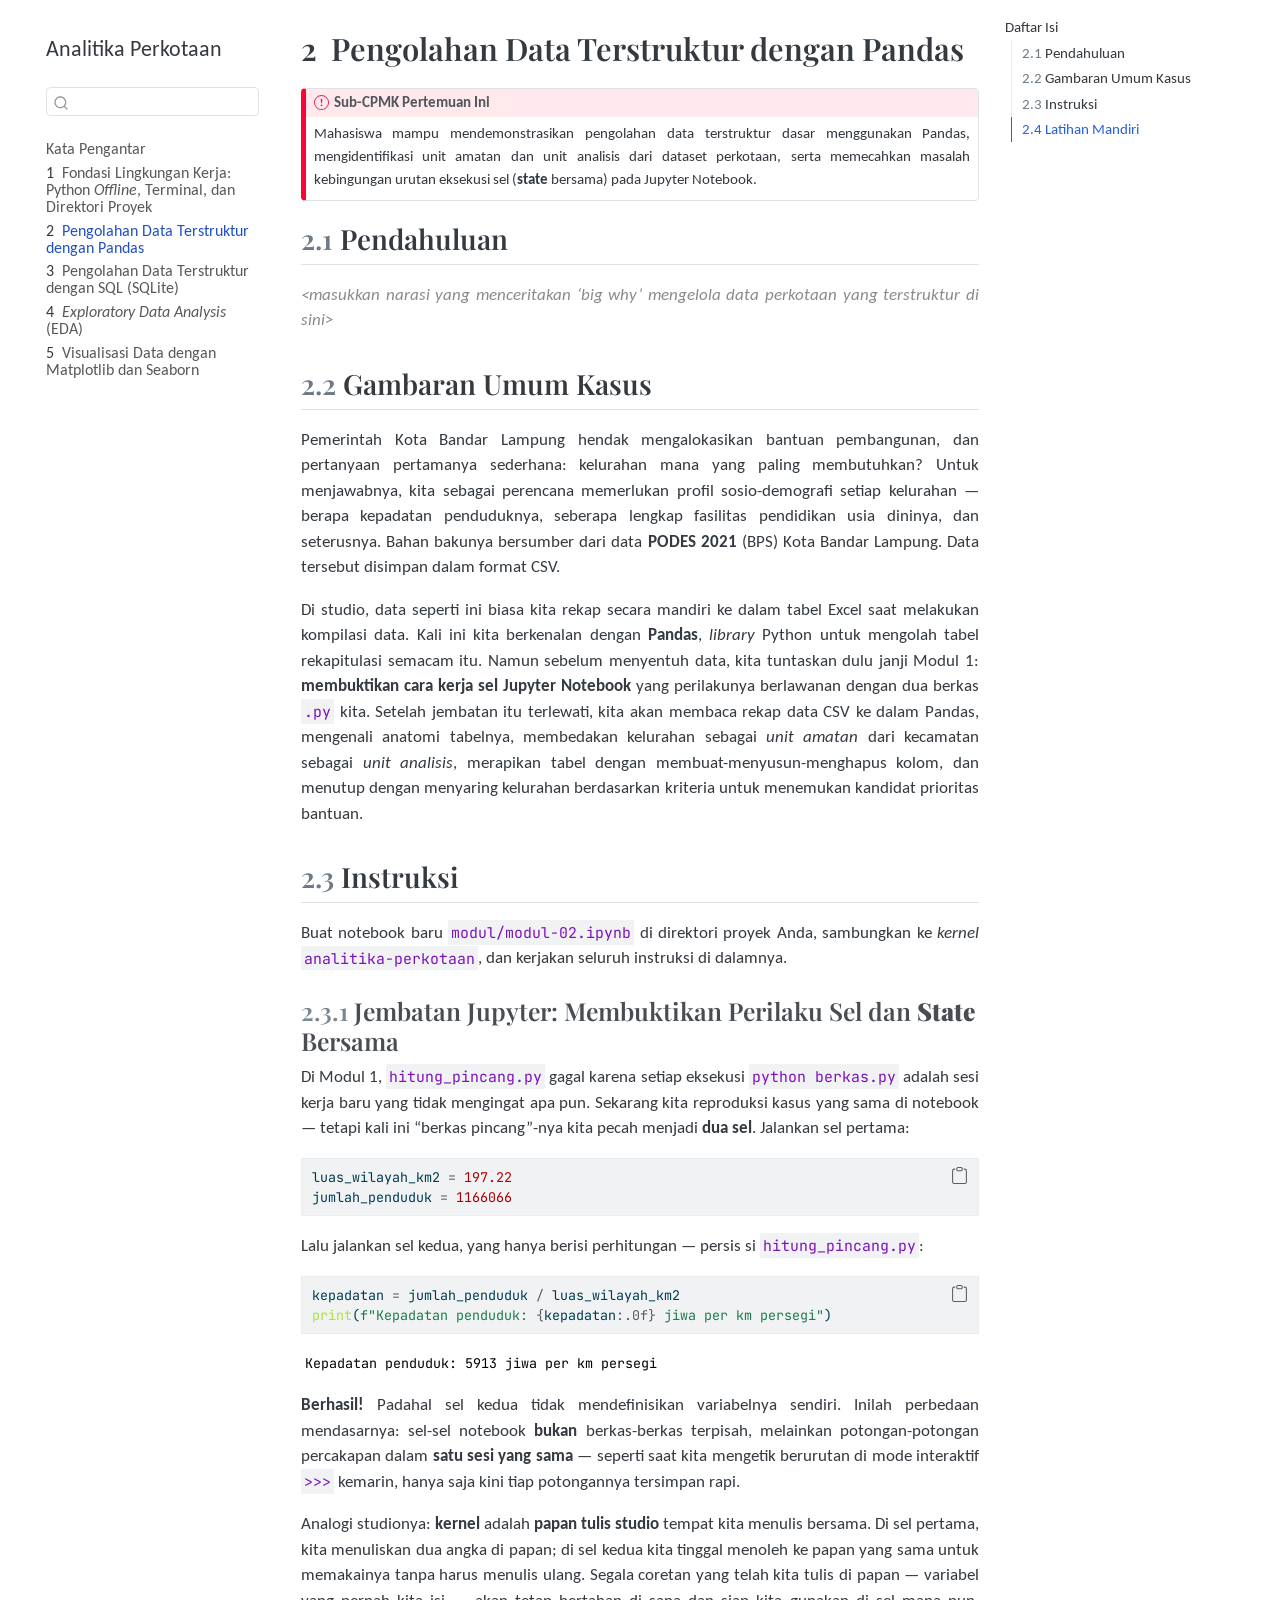
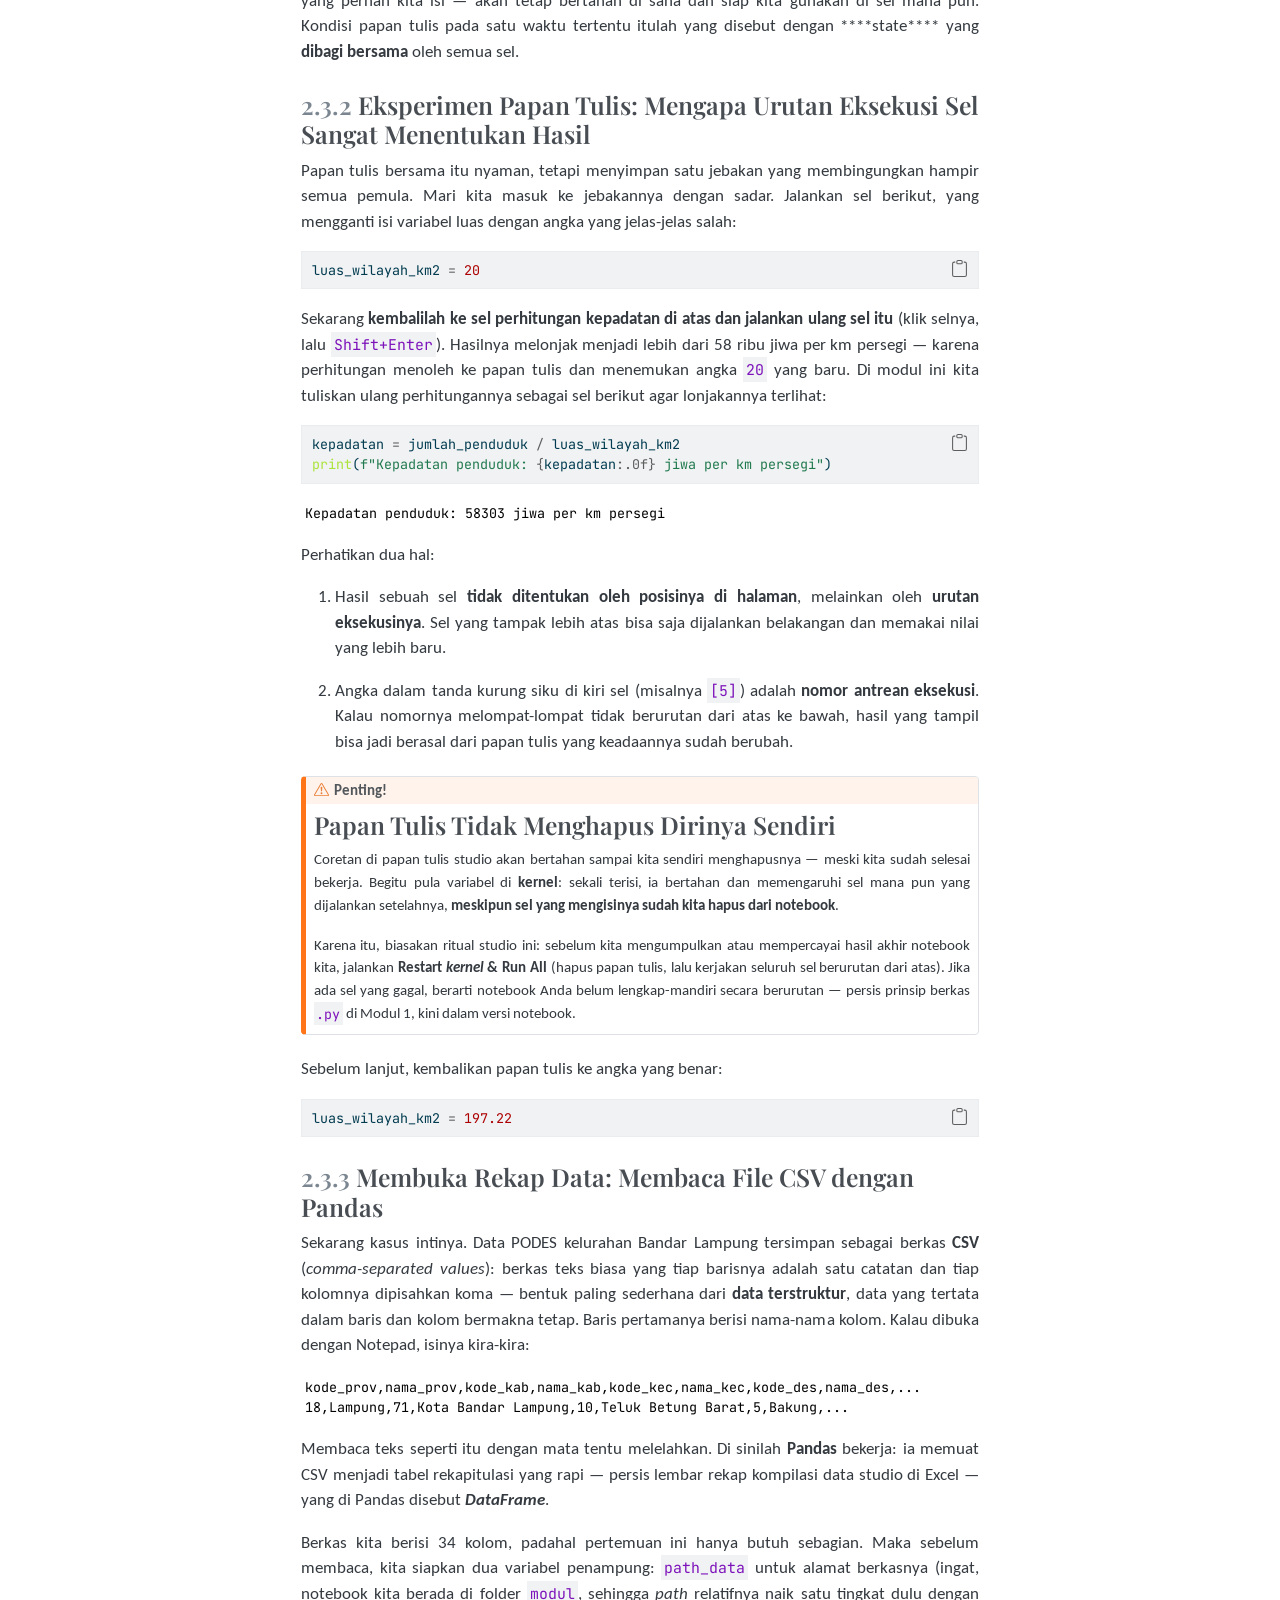
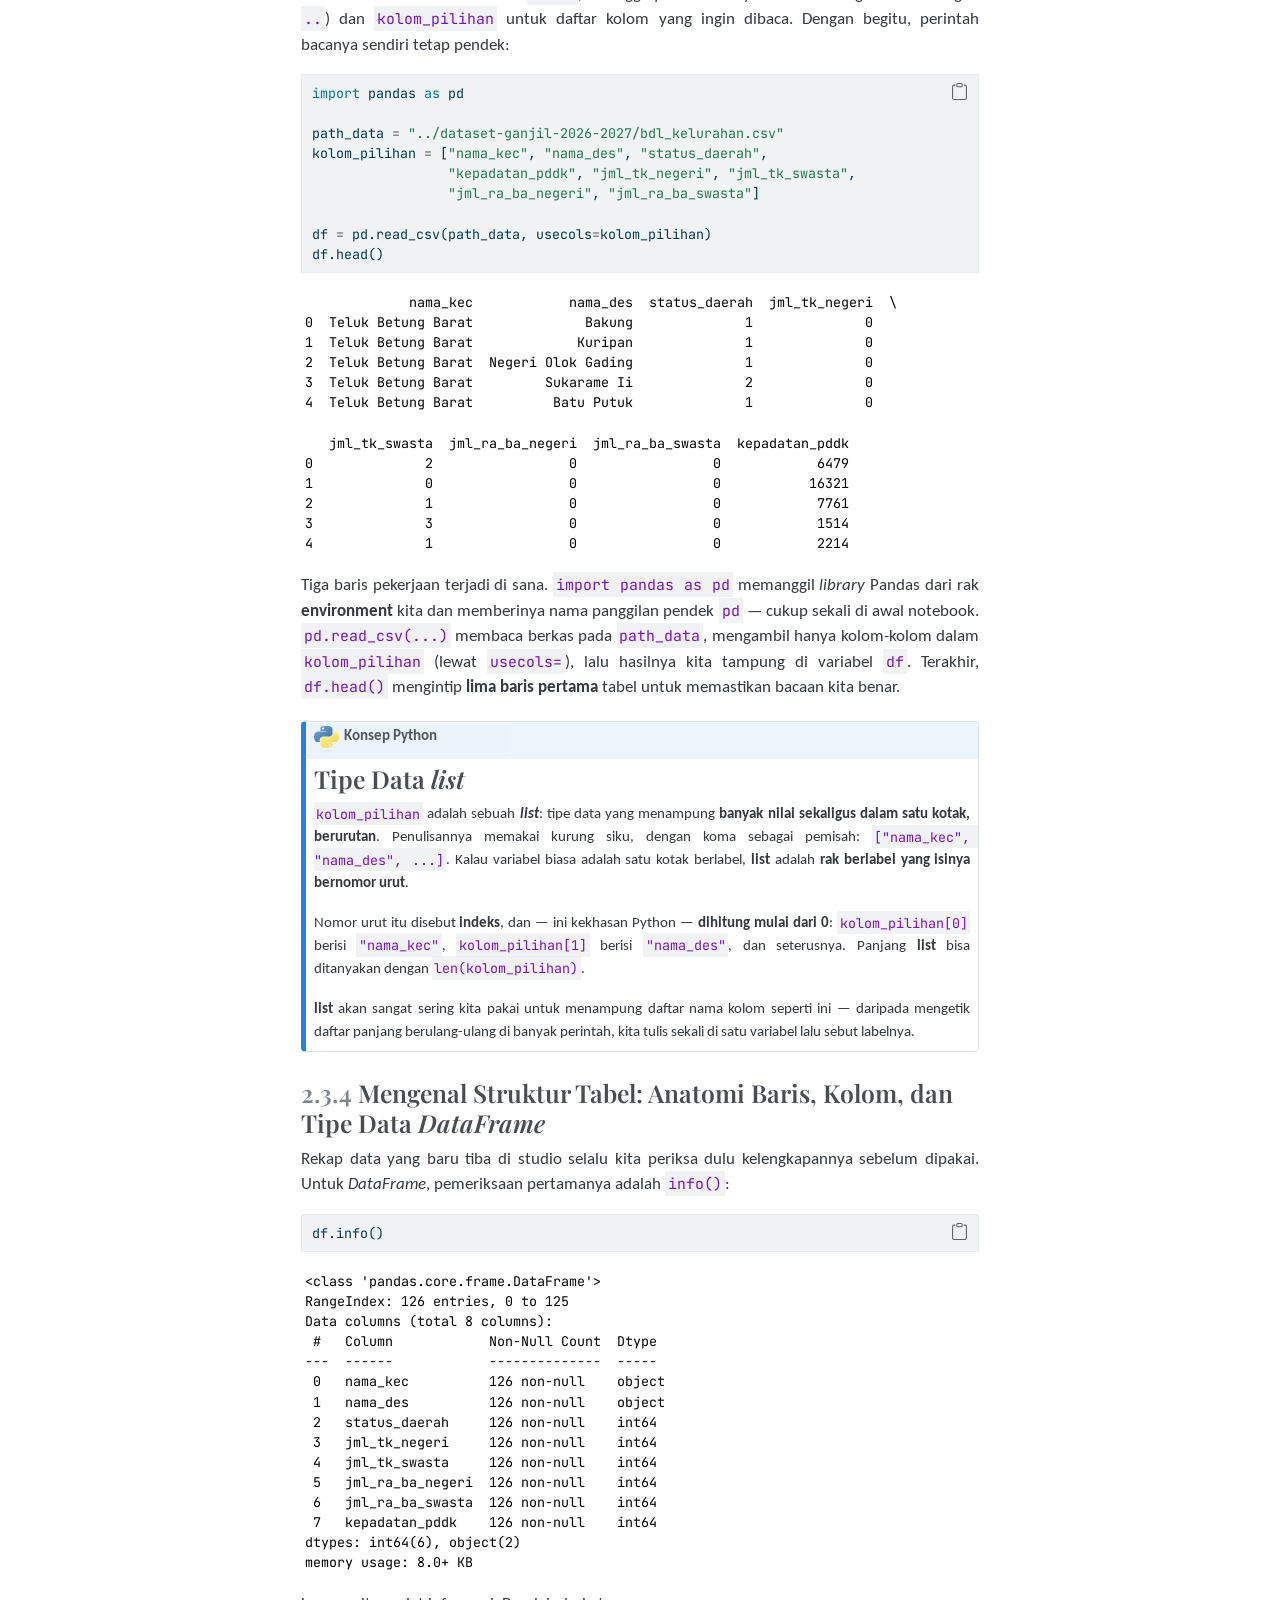
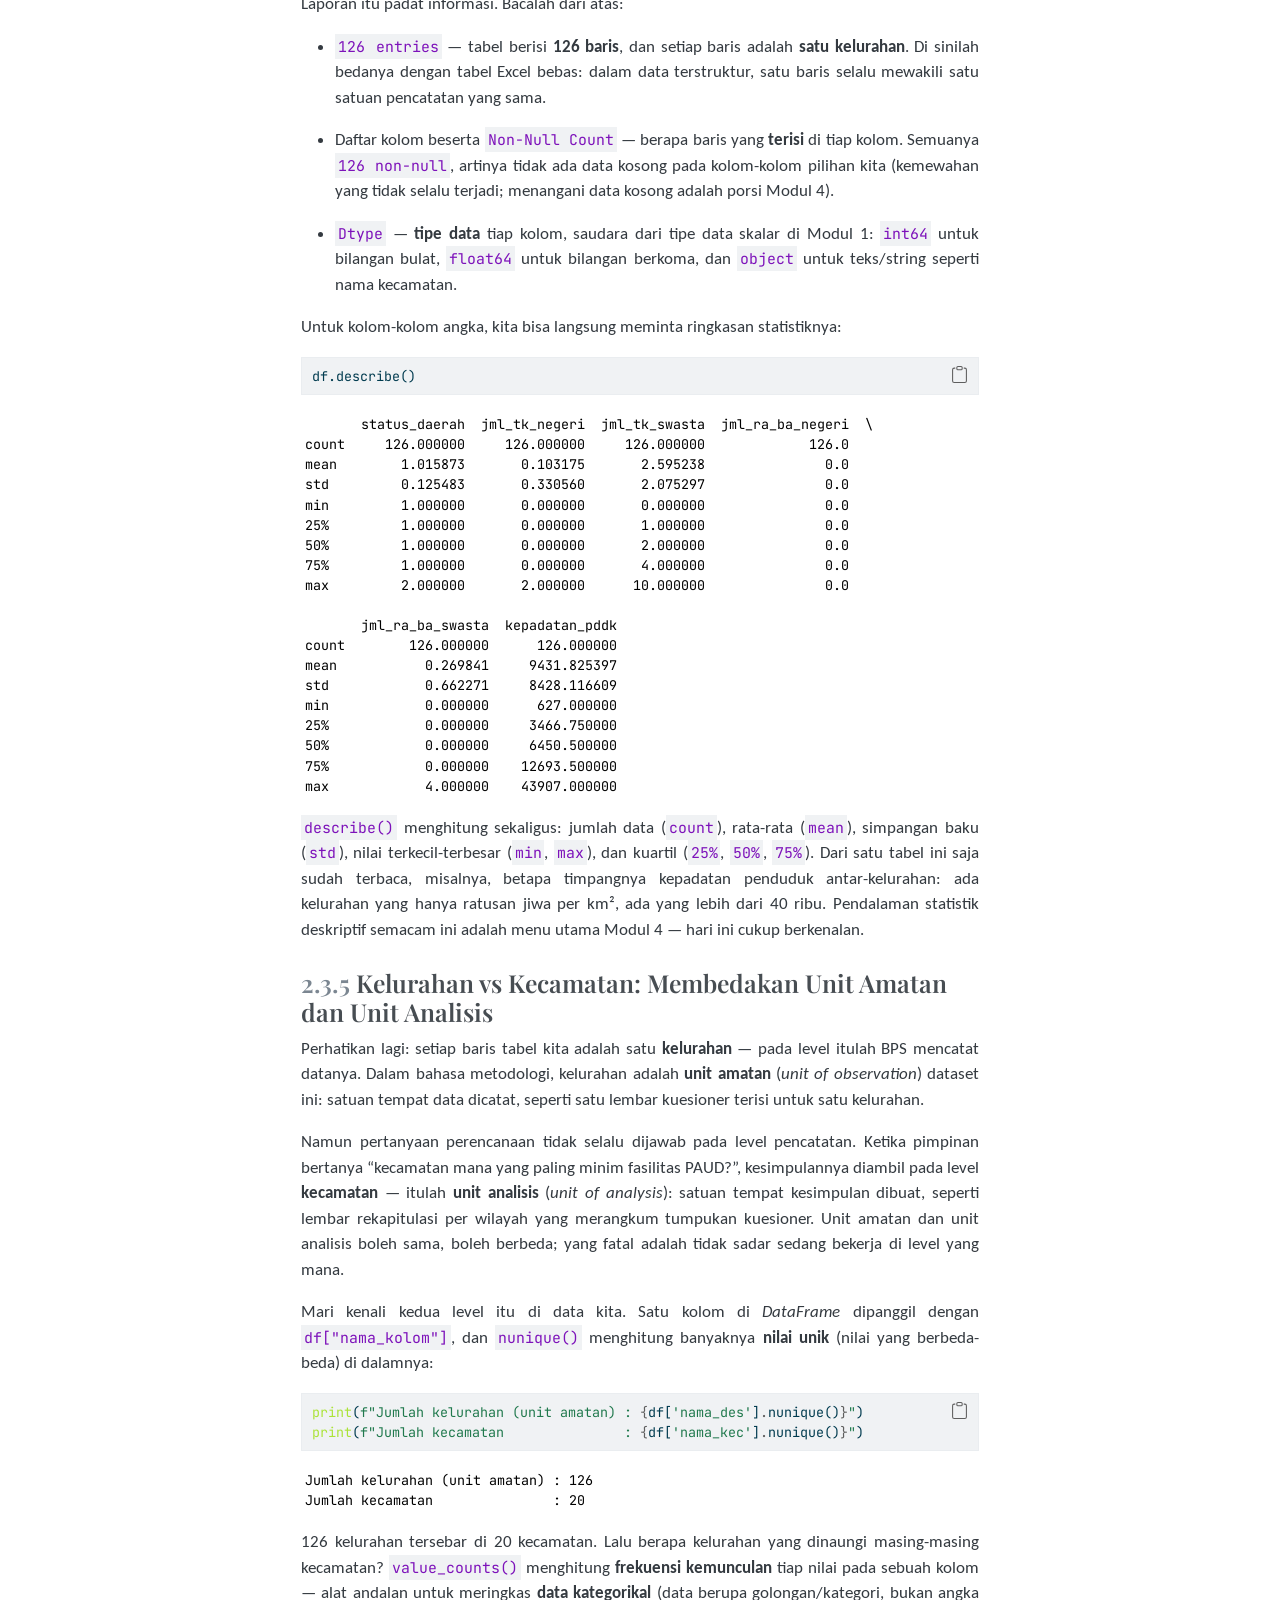
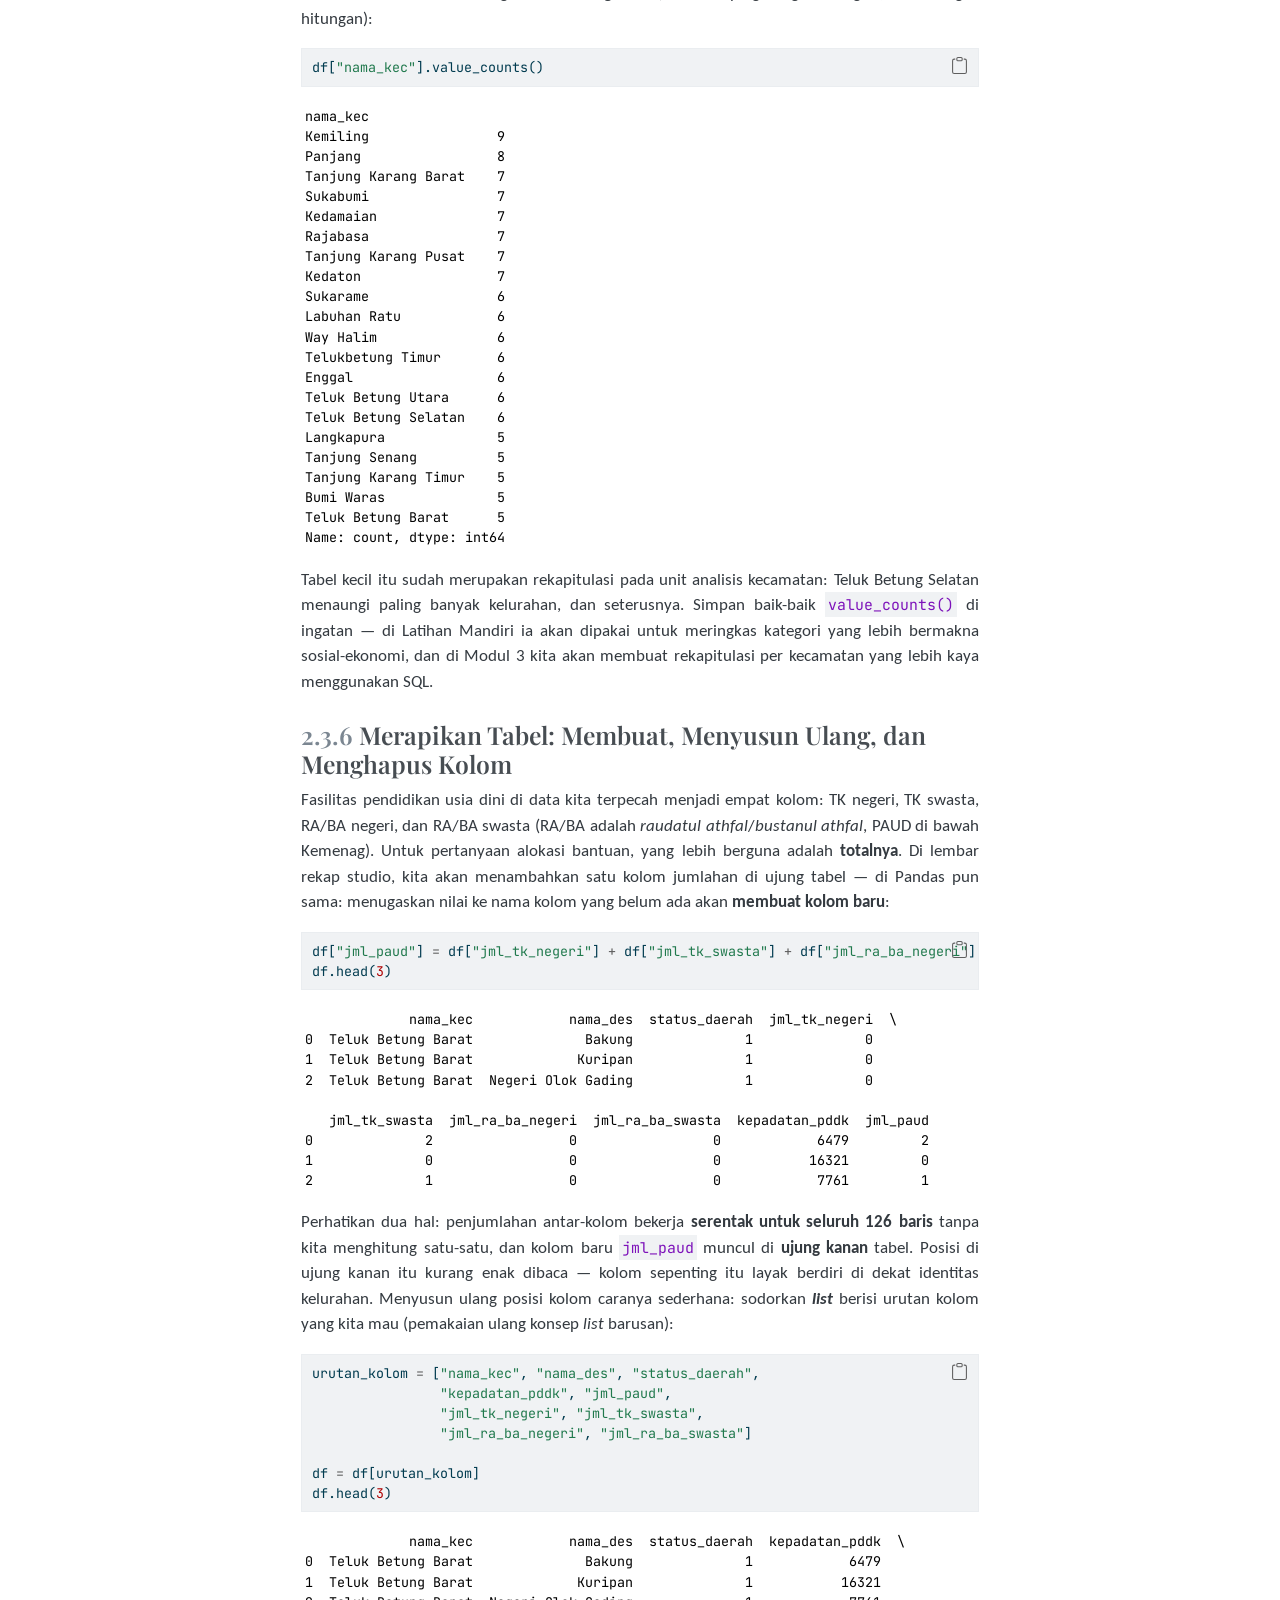
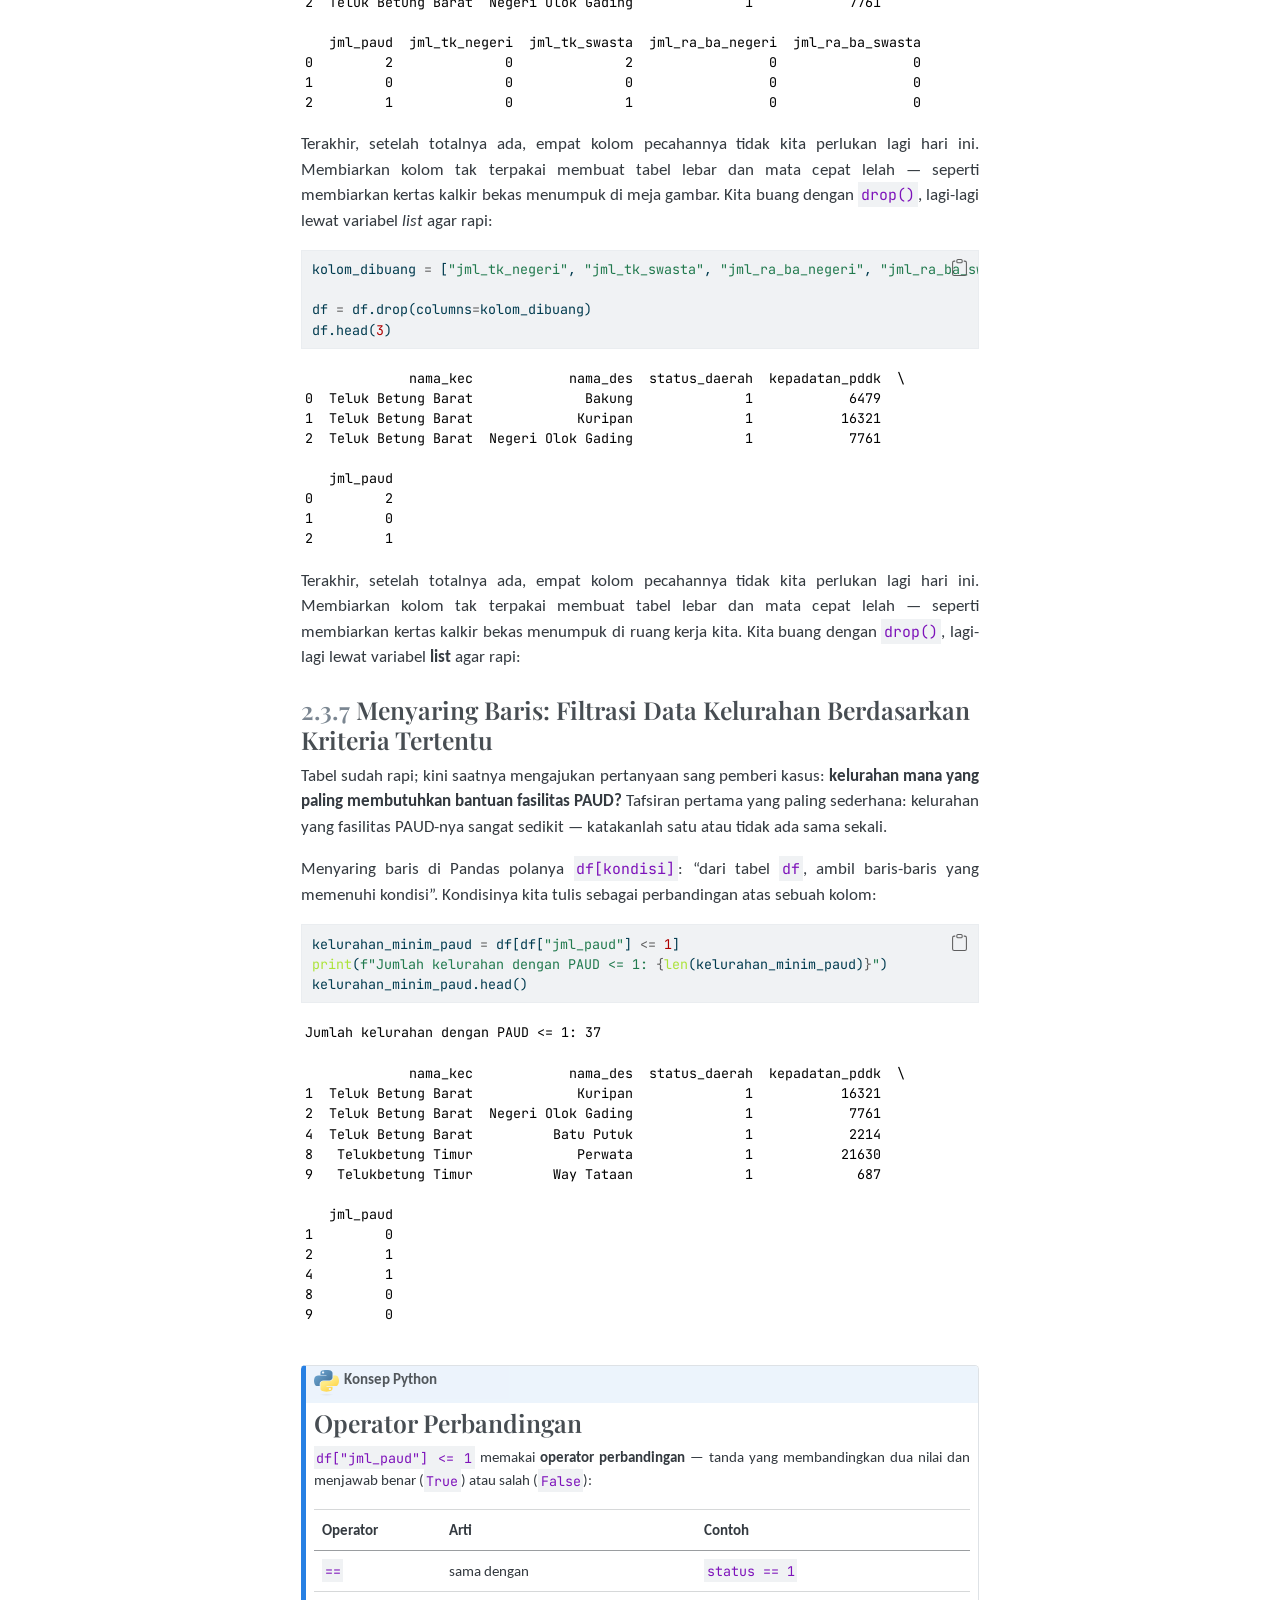
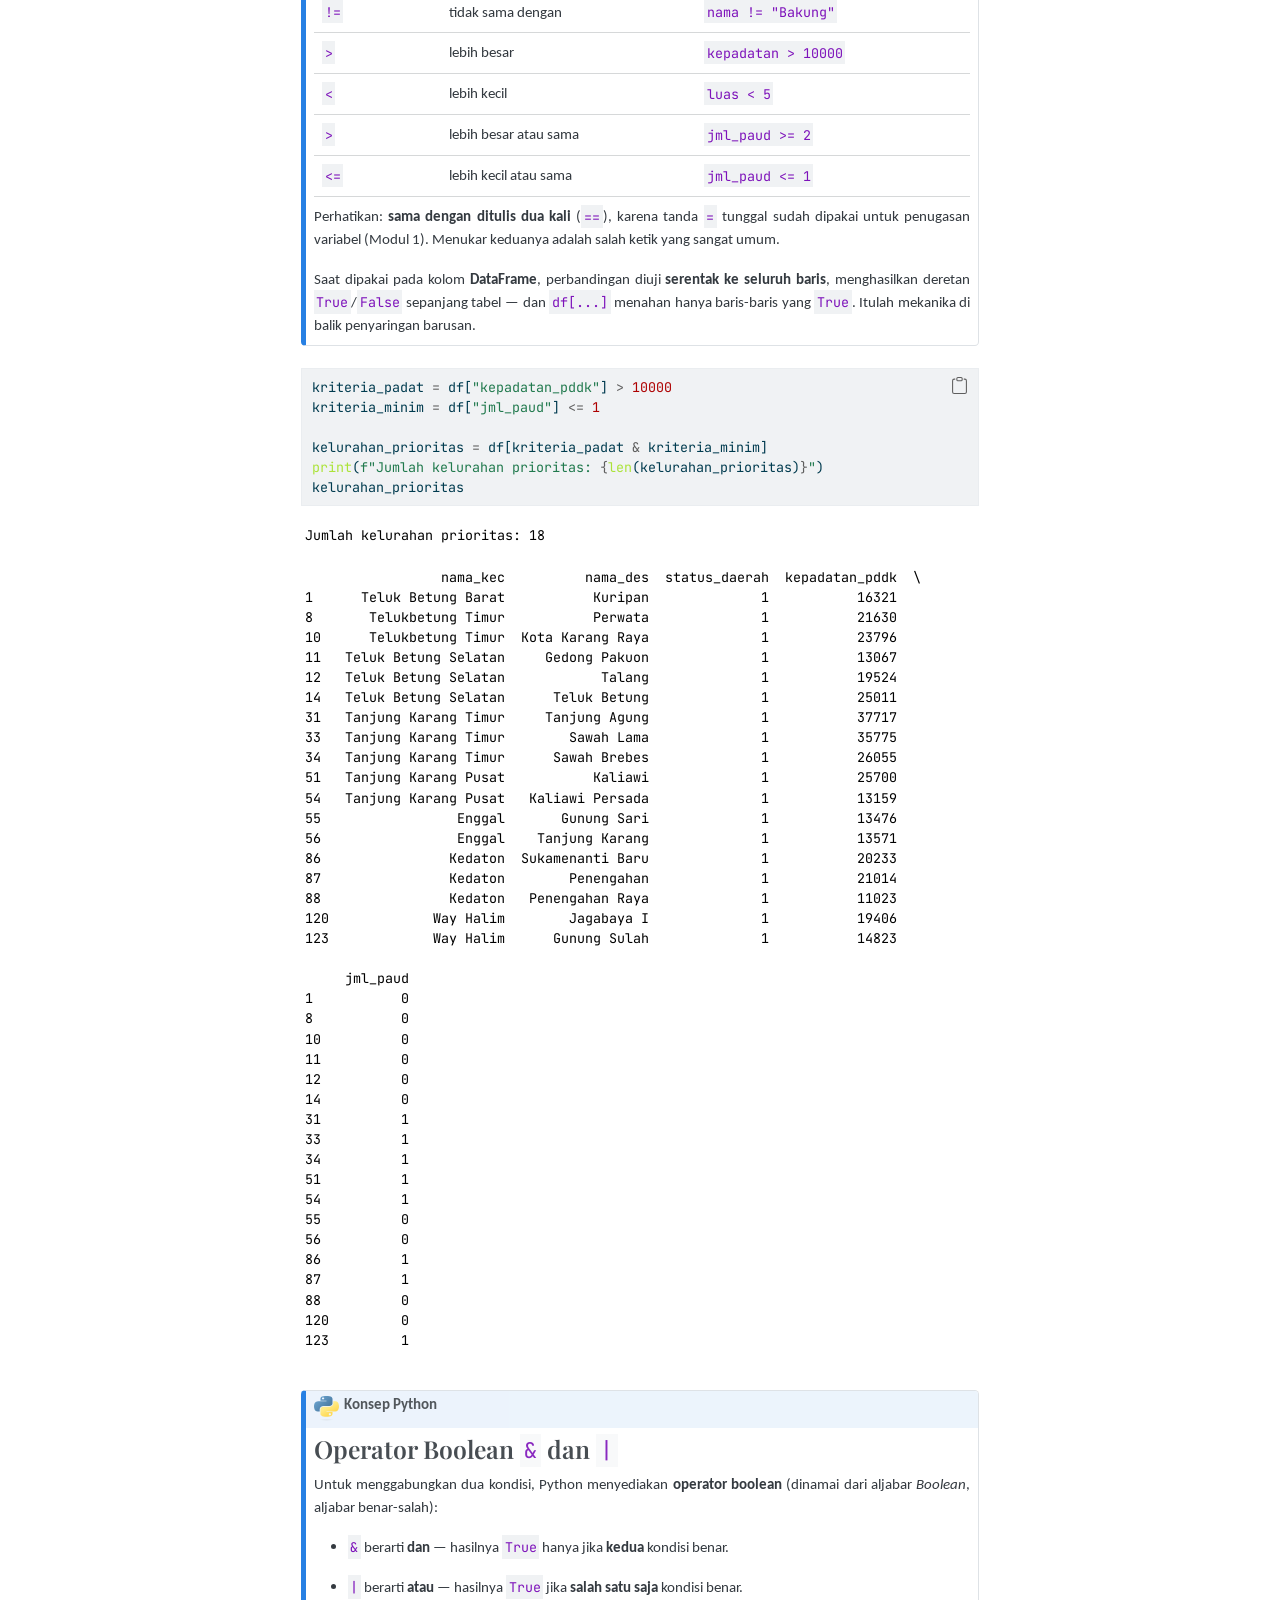
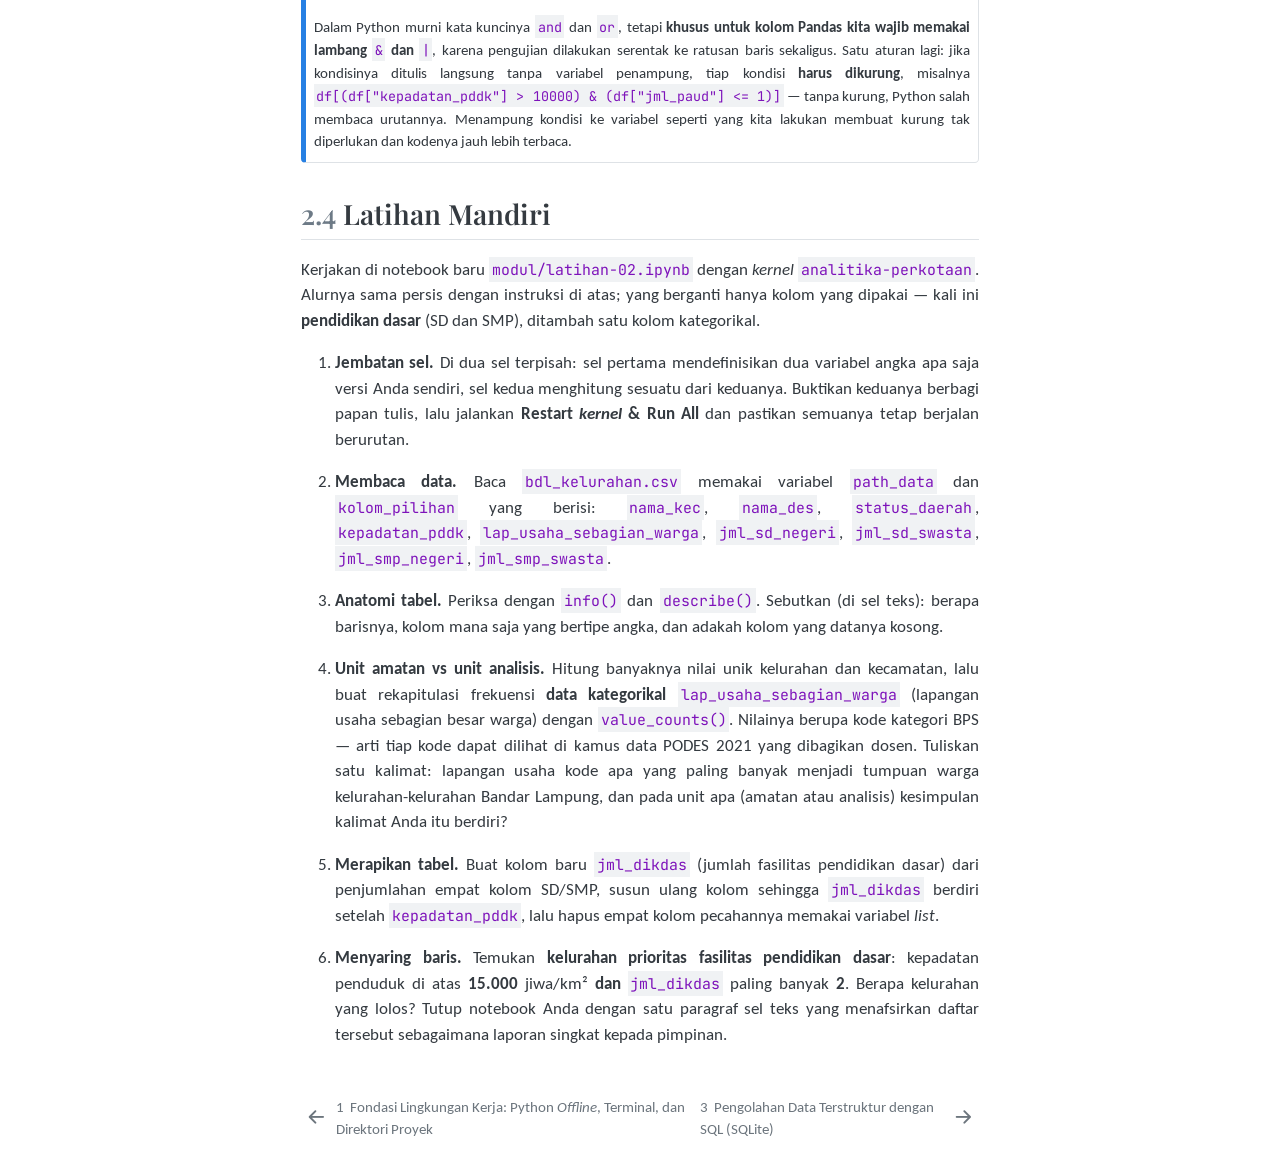
<file: docs/modul-02.html>
<!DOCTYPE html>
<html xmlns="http://www.w3.org/1999/xhtml" lang="id" xml:lang="id"><head>

<meta charset="utf-8">
<meta name="generator" content="quarto-1.9.37">

<meta name="viewport" content="width=device-width, initial-scale=1.0, user-scalable=yes">


<title>2&nbsp; Pengolahan Data Terstruktur dengan Pandas – Analitika Perkotaan</title>
<style>
/* Default styles provided by pandoc.
** See https://pandoc.org/MANUAL.html#variables-for-html for config info.
*/
code{white-space: pre-wrap;}
span.smallcaps{font-variant: small-caps;}
div.columns{display: flex; gap: min(4vw, 1.5em);}
div.column{flex: auto; overflow-x: auto;}
div.hanging-indent{margin-left: 1.5em; text-indent: -1.5em;}
ul.task-list{list-style: none;}
ul.task-list li input[type="checkbox"] {
  width: 0.8em;
  margin: 0 0.8em 0.2em -1em; /* quarto-specific, see https://github.com/quarto-dev/quarto-cli/issues/4556 */ 
  vertical-align: middle;
}
/* CSS for syntax highlighting */
html { -webkit-text-size-adjust: 100%; }
pre > code.sourceCode { white-space: pre; position: relative; }
pre > code.sourceCode > span { display: inline-block; line-height: 1.25; }
pre > code.sourceCode > span:empty { height: 1.2em; }
.sourceCode { overflow: visible; }
code.sourceCode > span { color: inherit; text-decoration: inherit; }
div.sourceCode { margin: 1em 0; }
pre.sourceCode { margin: 0; }
@media screen {
div.sourceCode { overflow: auto; }
}
@media print {
pre > code.sourceCode { white-space: pre-wrap; }
pre > code.sourceCode > span { text-indent: -5em; padding-left: 5em; }
}
pre.numberSource code
  { counter-reset: source-line 0; }
pre.numberSource code > span
  { position: relative; left: -4em; counter-increment: source-line; }
pre.numberSource code > span > a:first-child::before
  { content: counter(source-line);
    position: relative; left: -1em; text-align: right; vertical-align: baseline;
    border: none; display: inline-block;
    -webkit-touch-callout: none; -webkit-user-select: none;
    -khtml-user-select: none; -moz-user-select: none;
    -ms-user-select: none; user-select: none;
    padding: 0 4px; width: 4em;
  }
pre.numberSource { margin-left: 3em;  padding-left: 4px; }
div.sourceCode
  {   }
@media screen {
pre > code.sourceCode > span > a:first-child::before { text-decoration: underline; }
}
</style>


<script src="site_libs/quarto-nav/quarto-nav.js"></script>
<script src="site_libs/quarto-nav/headroom.min.js"></script>
<script src="site_libs/clipboard/clipboard.min.js"></script>
<script src="site_libs/quarto-search/autocomplete.umd.js"></script>
<script src="site_libs/quarto-search/fuse.min.js"></script>
<script src="site_libs/quarto-search/quarto-search.js"></script>
<meta name="quarto:offset" content="./">
<link href="./modul-03.html" rel="next">
<link href="./modul-01.html" rel="prev">
<script src="site_libs/quarto-html/quarto.js" type="module"></script>
<script src="site_libs/quarto-html/tabsets/tabsets.js" type="module"></script>
<script src="site_libs/quarto-html/popper.min.js"></script>
<script src="site_libs/quarto-html/tippy.umd.min.js"></script>
<script src="site_libs/quarto-html/anchor.min.js"></script>
<link href="site_libs/quarto-html/tippy.css" rel="stylesheet">
<link href="site_libs/quarto-html/quarto-syntax-highlighting-7fde21fbbed941212ff23fc867eda995.css" rel="stylesheet" class="quarto-color-scheme" id="quarto-text-highlighting-styles">
<link href="site_libs/quarto-html/quarto-syntax-highlighting-dark-4b3ae02ca3d2c990793b4a58c5ee5acf.css" rel="stylesheet" class="quarto-color-scheme quarto-color-alternate" id="quarto-text-highlighting-styles">
<link href="site_libs/quarto-html/quarto-syntax-highlighting-7fde21fbbed941212ff23fc867eda995.css" rel="stylesheet" class="quarto-color-scheme-extra" id="quarto-text-highlighting-styles">
<script src="site_libs/bootstrap/bootstrap.min.js"></script>
<link href="site_libs/bootstrap/bootstrap-icons.css" rel="stylesheet">
<link href="site_libs/bootstrap/bootstrap-434d7e7f46c20ea3b5dec979eeaa14b2.min.css" rel="stylesheet" append-hash="true" class="quarto-color-scheme" id="quarto-bootstrap" data-mode="light">
<link href="site_libs/bootstrap/bootstrap-dark-434d7e7f46c20ea3b5dec979eeaa14b2.min.css" rel="stylesheet" append-hash="true" class="quarto-color-scheme quarto-color-alternate" id="quarto-bootstrap" data-mode="light">
<link href="site_libs/bootstrap/bootstrap-434d7e7f46c20ea3b5dec979eeaa14b2.min.css" rel="stylesheet" append-hash="true" class="quarto-color-scheme-extra" id="quarto-bootstrap" data-mode="light">
<script id="quarto-search-options" type="application/json">{
  "location": "sidebar",
  "copy-button": false,
  "collapse-after": 3,
  "panel-placement": "start",
  "type": "textbox",
  "limit": 50,
  "keyboard-shortcut": [
    "f",
    "/",
    "s"
  ],
  "show-item-context": false,
  "language": {
    "search-no-results-text": "Tidak ada hasil",
    "search-matching-documents-text": "dokumen cocok",
    "search-copy-link-title": "Salin tautan untuk mencari",
    "search-hide-matches-text": "Sembunyikan kecocokan lainnya",
    "search-more-match-text": "kecocokan lainnya di dokumen ini",
    "search-more-matches-text": "kecocokan lainnya di dokumen ini",
    "search-clear-button-title": "Hapus",
    "search-text-placeholder": "",
    "search-detached-cancel-button-title": "Batal",
    "search-submit-button-title": "Kirim",
    "search-label": "Mencari"
  }
}</script>


</head>

<body class="nav-sidebar floating quarto-light">

<div id="quarto-search-results"></div>
  <header id="quarto-header" class="headroom fixed-top">
  <nav class="quarto-secondary-nav">
    <div class="container-fluid d-flex">
      <button type="button" class="quarto-btn-toggle btn" data-bs-toggle="collapse" role="button" data-bs-target=".quarto-sidebar-collapse-item" aria-controls="quarto-sidebar" aria-expanded="false" aria-label="Alihkan bilah sisi" onclick="if (window.quartoToggleHeadroom) { window.quartoToggleHeadroom(); }">
        <i class="bi bi-layout-text-sidebar-reverse"></i>
      </button>
        <nav class="quarto-page-breadcrumbs" aria-label="breadcrumb"><ol class="breadcrumb"><li class="breadcrumb-item"><a href="./modul-02.html"><span class="chapter-number">2</span>&nbsp; <span class="chapter-title">Pengolahan Data Terstruktur dengan Pandas</span></a></li></ol></nav>
        <a class="flex-grow-1" role="navigation" data-bs-toggle="collapse" data-bs-target=".quarto-sidebar-collapse-item" aria-controls="quarto-sidebar" aria-expanded="false" aria-label="Alihkan bilah sisi" onclick="if (window.quartoToggleHeadroom) { window.quartoToggleHeadroom(); }">      
        </a>
      <button type="button" class="btn quarto-search-button" aria-label="Mencari" onclick="window.quartoOpenSearch();">
        <i class="bi bi-search"></i>
      </button>
    </div>
  </nav>
</header>
<!-- content -->
<div id="quarto-content" class="quarto-container page-columns page-rows-contents page-layout-article">
<!-- sidebar -->
  <nav id="quarto-sidebar" class="sidebar collapse collapse-horizontal quarto-sidebar-collapse-item sidebar-navigation floating overflow-auto">
    <div class="pt-lg-2 mt-2 text-left sidebar-header">
    <div class="sidebar-title mb-0 py-0">
      <a href="./">Analitika Perkotaan</a> 
    </div>
      </div>
        <div class="mt-2 flex-shrink-0 align-items-center">
        <div class="sidebar-search">
        <div id="quarto-search" class="" title="Mencari"></div>
        </div>
        </div>
    <div class="sidebar-menu-container"> 
    <ul class="list-unstyled mt-1">
        <li class="sidebar-item">
  <div class="sidebar-item-container"> 
  <a href="./index.html" class="sidebar-item-text sidebar-link">
 <span class="menu-text">Kata Pengantar</span></a>
  </div>
</li>
        <li class="sidebar-item">
  <div class="sidebar-item-container"> 
  <a href="./modul-01.html" class="sidebar-item-text sidebar-link">
 <span class="menu-text"><span class="chapter-number">1</span>&nbsp; <span class="chapter-title">Fondasi Lingkungan Kerja: Python <em>Offline</em>, Terminal, dan Direktori Proyek</span></span></a>
  </div>
</li>
        <li class="sidebar-item">
  <div class="sidebar-item-container"> 
  <a href="./modul-02.html" class="sidebar-item-text sidebar-link active">
 <span class="menu-text"><span class="chapter-number">2</span>&nbsp; <span class="chapter-title">Pengolahan Data Terstruktur dengan Pandas</span></span></a>
  </div>
</li>
        <li class="sidebar-item">
  <div class="sidebar-item-container"> 
  <a href="./modul-03.html" class="sidebar-item-text sidebar-link">
 <span class="menu-text"><span class="chapter-number">3</span>&nbsp; <span class="chapter-title">Pengolahan Data Terstruktur dengan SQL (SQLite)</span></span></a>
  </div>
</li>
        <li class="sidebar-item">
  <div class="sidebar-item-container"> 
  <a href="./modul-04.html" class="sidebar-item-text sidebar-link">
 <span class="menu-text"><span class="chapter-number">4</span>&nbsp; <span class="chapter-title"><em>Exploratory Data Analysis</em> (EDA)</span></span></a>
  </div>
</li>
        <li class="sidebar-item">
  <div class="sidebar-item-container"> 
  <a href="./modul-05.html" class="sidebar-item-text sidebar-link">
 <span class="menu-text"><span class="chapter-number">5</span>&nbsp; <span class="chapter-title">Visualisasi Data dengan Matplotlib dan Seaborn</span></span></a>
  </div>
</li>
    </ul>
    </div>
</nav>
<div id="quarto-sidebar-glass" class="quarto-sidebar-collapse-item" data-bs-toggle="collapse" data-bs-target=".quarto-sidebar-collapse-item"></div>
<!-- margin-sidebar -->
    <div id="quarto-margin-sidebar" class="sidebar margin-sidebar">
        <nav id="TOC" role="doc-toc" class="toc-active">
    <h2 id="toc-title">Daftar Isi</h2>
   
  <ul>
  <li><a href="#pendahuluan" id="toc-pendahuluan" class="nav-link active" data-scroll-target="#pendahuluan"><span class="header-section-number">2.1</span> Pendahuluan</a></li>
  <li><a href="#gambaran-umum-kasus" id="toc-gambaran-umum-kasus" class="nav-link" data-scroll-target="#gambaran-umum-kasus"><span class="header-section-number">2.2</span> Gambaran Umum Kasus</a></li>
  <li><a href="#instruksi" id="toc-instruksi" class="nav-link" data-scroll-target="#instruksi"><span class="header-section-number">2.3</span> Instruksi</a>
  <ul class="collapse">
  <li><a href="#jembatan-jupyter-membuktikan-perilaku-sel-dan-state-bersama" id="toc-jembatan-jupyter-membuktikan-perilaku-sel-dan-state-bersama" class="nav-link" data-scroll-target="#jembatan-jupyter-membuktikan-perilaku-sel-dan-state-bersama"><span class="header-section-number">2.3.1</span> Jembatan Jupyter: Membuktikan Perilaku Sel dan <strong>State</strong> Bersama</a></li>
  <li><a href="#eksperimen-papan-tulis-mengapa-urutan-eksekusi-sel-sangat-menentukan-hasil" id="toc-eksperimen-papan-tulis-mengapa-urutan-eksekusi-sel-sangat-menentukan-hasil" class="nav-link" data-scroll-target="#eksperimen-papan-tulis-mengapa-urutan-eksekusi-sel-sangat-menentukan-hasil"><span class="header-section-number">2.3.2</span> Eksperimen Papan Tulis: Mengapa Urutan Eksekusi Sel Sangat Menentukan Hasil</a></li>
  <li><a href="#membuka-rekap-data-membaca-file-csv-dengan-pandas" id="toc-membuka-rekap-data-membaca-file-csv-dengan-pandas" class="nav-link" data-scroll-target="#membuka-rekap-data-membaca-file-csv-dengan-pandas"><span class="header-section-number">2.3.3</span> Membuka Rekap Data: Membaca File CSV dengan Pandas</a></li>
  <li><a href="#mengenal-struktur-tabel-anatomi-baris-kolom-dan-tipe-data-dataframe" id="toc-mengenal-struktur-tabel-anatomi-baris-kolom-dan-tipe-data-dataframe" class="nav-link" data-scroll-target="#mengenal-struktur-tabel-anatomi-baris-kolom-dan-tipe-data-dataframe"><span class="header-section-number">2.3.4</span> Mengenal Struktur Tabel: Anatomi Baris, Kolom, dan Tipe Data <em>DataFrame</em></a></li>
  <li><a href="#kelurahan-vs-kecamatan-membedakan-unit-amatan-dan-unit-analisis" id="toc-kelurahan-vs-kecamatan-membedakan-unit-amatan-dan-unit-analisis" class="nav-link" data-scroll-target="#kelurahan-vs-kecamatan-membedakan-unit-amatan-dan-unit-analisis"><span class="header-section-number">2.3.5</span> Kelurahan vs Kecamatan: Membedakan Unit Amatan dan Unit Analisis</a></li>
  <li><a href="#merapikan-tabel-membuat-menyusun-ulang-dan-menghapus-kolom" id="toc-merapikan-tabel-membuat-menyusun-ulang-dan-menghapus-kolom" class="nav-link" data-scroll-target="#merapikan-tabel-membuat-menyusun-ulang-dan-menghapus-kolom"><span class="header-section-number">2.3.6</span> Merapikan Tabel: Membuat, Menyusun Ulang, dan Menghapus Kolom</a></li>
  <li><a href="#menyaring-baris-filtrasi-data-kelurahan-berdasarkan-kriteria-tertentu" id="toc-menyaring-baris-filtrasi-data-kelurahan-berdasarkan-kriteria-tertentu" class="nav-link" data-scroll-target="#menyaring-baris-filtrasi-data-kelurahan-berdasarkan-kriteria-tertentu"><span class="header-section-number">2.3.7</span> Menyaring Baris: Filtrasi Data Kelurahan Berdasarkan Kriteria Tertentu</a></li>
  </ul></li>
  <li><a href="#latihan-mandiri" id="toc-latihan-mandiri" class="nav-link" data-scroll-target="#latihan-mandiri"><span class="header-section-number">2.4</span> Latihan Mandiri</a></li>
  </ul>
</nav>
    </div>
<!-- main -->
<main class="content" id="quarto-document-content">

<header id="title-block-header" class="quarto-title-block default">
<div class="quarto-title">
<h1 class="title"><span id="sec-modul-2" class="quarto-section-identifier"><span class="chapter-number">2</span>&nbsp; <span class="chapter-title">Pengolahan Data Terstruktur dengan Pandas</span></span></h1>
</div>



<div class="quarto-title-meta">

    
  
    
  </div>
  


</header>


<div class="callout callout-style-default callout-important callout-titled" title="Sub-CPMK Pertemuan Ini">
<div class="callout-header d-flex align-content-center">
<div class="callout-icon-container">
<i class="callout-icon"></i>
</div>
<div class="callout-title-container flex-fill">
<span class="screen-reader-only">Penting</span>Sub-CPMK Pertemuan Ini
</div>
</div>
<div class="callout-body-container callout-body">
<p>Mahasiswa mampu mendemonstrasikan pengolahan data terstruktur dasar menggunakan Pandas, mengidentifikasi unit amatan dan unit analisis dari dataset perkotaan, serta memecahkan masalah kebingungan urutan eksekusi sel (<strong>state</strong> bersama) pada Jupyter Notebook.</p>
</div>
</div>
<section id="pendahuluan" class="level2" data-number="2.1">
<h2 data-number="2.1" class="anchored" data-anchor-id="pendahuluan"><span class="header-section-number">2.1</span> Pendahuluan</h2>
<p><span class="teks-placeholder" style="color: #8a8a8a;">&lt;masukkan narasi yang menceritakan ‘big why’ mengelola data perkotaan yang terstruktur di sini&gt;</span></p>
</section>
<section id="gambaran-umum-kasus" class="level2" data-number="2.2">
<h2 data-number="2.2" class="anchored" data-anchor-id="gambaran-umum-kasus"><span class="header-section-number">2.2</span> Gambaran Umum Kasus</h2>
<p>Pemerintah Kota Bandar Lampung hendak mengalokasikan bantuan pembangunan, dan pertanyaan pertamanya sederhana: kelurahan mana yang paling membutuhkan? Untuk menjawabnya, kita sebagai perencana memerlukan profil sosio-demografi setiap kelurahan — berapa kepadatan penduduknya, seberapa lengkap fasilitas pendidikan usia dininya, dan seterusnya. Bahan bakunya bersumber dari data <strong>PODES 2021</strong> (BPS) Kota Bandar Lampung. Data tersebut disimpan dalam format CSV.</p>
<p>Di studio, data seperti ini biasa kita rekap secara mandiri ke dalam tabel Excel saat melakukan kompilasi data. Kali ini kita berkenalan dengan <strong>Pandas</strong>, <em>library</em> Python untuk mengolah tabel rekapitulasi semacam itu. Namun sebelum menyentuh data, kita tuntaskan dulu janji Modul 1: <strong>membuktikan cara kerja sel Jupyter Notebook</strong> yang perilakunya berlawanan dengan dua berkas <code>.py</code> kita. Setelah jembatan itu terlewati, kita akan membaca rekap data CSV ke dalam Pandas, mengenali anatomi tabelnya, membedakan kelurahan sebagai <em>unit amatan</em> dari kecamatan sebagai <em>unit analisis</em>, merapikan tabel dengan membuat-menyusun-menghapus kolom, dan menutup dengan menyaring kelurahan berdasarkan kriteria untuk menemukan kandidat prioritas bantuan.</p>
</section>
<section id="instruksi" class="level2" data-number="2.3">
<h2 data-number="2.3" class="anchored" data-anchor-id="instruksi"><span class="header-section-number">2.3</span> Instruksi</h2>
<p>Buat notebook baru <code>modul/modul-02.ipynb</code> di direktori proyek Anda, sambungkan ke <em>kernel</em> <code>analitika-perkotaan</code>, dan kerjakan seluruh instruksi di dalamnya.</p>
<section id="jembatan-jupyter-membuktikan-perilaku-sel-dan-state-bersama" class="level3" data-number="2.3.1">
<h3 data-number="2.3.1" class="anchored" data-anchor-id="jembatan-jupyter-membuktikan-perilaku-sel-dan-state-bersama"><span class="header-section-number">2.3.1</span> Jembatan Jupyter: Membuktikan Perilaku Sel dan <strong>State</strong> Bersama</h3>
<p>Di Modul 1, <code>hitung_pincang.py</code> gagal karena setiap eksekusi <code>python berkas.py</code> adalah sesi kerja baru yang tidak mengingat apa pun. Sekarang kita reproduksi kasus yang sama di notebook — tetapi kali ini “berkas pincang”-nya kita pecah menjadi <strong>dua sel</strong>. Jalankan sel pertama:</p>
<div id="159a0f1d" class="cell" data-quarto-private-1="{&quot;key&quot;:&quot;execution&quot;,&quot;value&quot;:{&quot;iopub.execute_input&quot;:&quot;2026-07-15T08:59:54.436204Z&quot;,&quot;iopub.status.busy&quot;:&quot;2026-07-15T08:59:54.435204Z&quot;,&quot;iopub.status.idle&quot;:&quot;2026-07-15T08:59:54.440480Z&quot;,&quot;shell.execute_reply&quot;:&quot;2026-07-15T08:59:54.440480Z&quot;}}" data-execution_count="1">
<div class="code-copy-outer-scaffold"><div class="sourceCode cell-code" id="cb1"><pre class="sourceCode python code-with-copy"><code class="sourceCode python"><span id="cb1-1"><a href="#cb1-1" aria-hidden="true" tabindex="-1"></a>luas_wilayah_km2 <span class="op">=</span> <span class="fl">197.22</span></span>
<span id="cb1-2"><a href="#cb1-2" aria-hidden="true" tabindex="-1"></a>jumlah_penduduk <span class="op">=</span> <span class="dv">1166066</span></span></code></pre></div><button title="Salin ke Papan Klip" class="code-copy-button"><i class="bi"></i></button></div>
</div>
<p>Lalu jalankan sel kedua, yang hanya berisi perhitungan — persis si <code>hitung_pincang.py</code>:</p>
<div id="9a038d6b" class="cell" data-quarto-private-1="{&quot;key&quot;:&quot;execution&quot;,&quot;value&quot;:{&quot;iopub.execute_input&quot;:&quot;2026-07-15T08:59:54.442556Z&quot;,&quot;iopub.status.busy&quot;:&quot;2026-07-15T08:59:54.442556Z&quot;,&quot;iopub.status.idle&quot;:&quot;2026-07-15T08:59:54.448427Z&quot;,&quot;shell.execute_reply&quot;:&quot;2026-07-15T08:59:54.448427Z&quot;}}" data-execution_count="2">
<div class="code-copy-outer-scaffold"><div class="sourceCode cell-code" id="cb2"><pre class="sourceCode python code-with-copy"><code class="sourceCode python"><span id="cb2-1"><a href="#cb2-1" aria-hidden="true" tabindex="-1"></a>kepadatan <span class="op">=</span> jumlah_penduduk <span class="op">/</span> luas_wilayah_km2</span>
<span id="cb2-2"><a href="#cb2-2" aria-hidden="true" tabindex="-1"></a><span class="bu">print</span>(<span class="ss">f"Kepadatan penduduk: </span><span class="sc">{</span>kepadatan<span class="sc">:.0f}</span><span class="ss"> jiwa per km persegi"</span>)</span></code></pre></div><button title="Salin ke Papan Klip" class="code-copy-button"><i class="bi"></i></button></div>
<div class="cell-output cell-output-stdout">
<pre><code>Kepadatan penduduk: 5913 jiwa per km persegi</code></pre>
</div>
</div>
<p><strong>Berhasil!</strong> Padahal sel kedua tidak mendefinisikan variabelnya sendiri. Inilah perbedaan mendasarnya: sel-sel notebook <strong>bukan</strong> berkas-berkas terpisah, melainkan potongan-potongan percakapan dalam <strong>satu sesi yang sama</strong> — seperti saat kita mengetik berurutan di mode interaktif <code>&gt;&gt;&gt;</code> kemarin, hanya saja kini tiap potongannya tersimpan rapi.</p>
<p>Analogi studionya: <strong>kernel</strong> adalah <strong>papan tulis studio</strong> tempat kita menulis bersama. Di sel pertama, kita menuliskan dua angka di papan; di sel kedua kita tinggal menoleh ke papan yang sama untuk memakainya tanpa harus menulis ulang. Segala coretan yang telah kita tulis di papan — variabel yang pernah kita isi — akan tetap bertahan di sana dan siap kita gunakan di sel mana pun. Kondisi papan tulis pada satu waktu tertentu itulah yang disebut dengan ****state**** yang <strong>dibagi bersama</strong> oleh semua sel.</p>
</section>
<section id="eksperimen-papan-tulis-mengapa-urutan-eksekusi-sel-sangat-menentukan-hasil" class="level3" data-number="2.3.2">
<h3 data-number="2.3.2" class="anchored" data-anchor-id="eksperimen-papan-tulis-mengapa-urutan-eksekusi-sel-sangat-menentukan-hasil"><span class="header-section-number">2.3.2</span> Eksperimen Papan Tulis: Mengapa Urutan Eksekusi Sel Sangat Menentukan Hasil</h3>
<p>Papan tulis bersama itu nyaman, tetapi menyimpan satu jebakan yang membingungkan hampir semua pemula. Mari kita masuk ke jebakannya dengan sadar. Jalankan sel berikut, yang mengganti isi variabel luas dengan angka yang jelas-jelas salah:</p>
<div id="b8a772af" class="cell" data-quarto-private-1="{&quot;key&quot;:&quot;execution&quot;,&quot;value&quot;:{&quot;iopub.execute_input&quot;:&quot;2026-07-15T08:59:54.451432Z&quot;,&quot;iopub.status.busy&quot;:&quot;2026-07-15T08:59:54.451432Z&quot;,&quot;iopub.status.idle&quot;:&quot;2026-07-15T08:59:54.455429Z&quot;,&quot;shell.execute_reply&quot;:&quot;2026-07-15T08:59:54.455429Z&quot;}}" data-execution_count="3">
<div class="code-copy-outer-scaffold"><div class="sourceCode cell-code" id="cb4"><pre class="sourceCode python code-with-copy"><code class="sourceCode python"><span id="cb4-1"><a href="#cb4-1" aria-hidden="true" tabindex="-1"></a>luas_wilayah_km2 <span class="op">=</span> <span class="dv">20</span></span></code></pre></div><button title="Salin ke Papan Klip" class="code-copy-button"><i class="bi"></i></button></div>
</div>
<p>Sekarang <strong>kembalilah ke sel perhitungan kepadatan di atas dan jalankan ulang sel itu</strong> (klik selnya, lalu <code>Shift+Enter</code>). Hasilnya melonjak menjadi lebih dari 58 ribu jiwa per km persegi — karena perhitungan menoleh ke papan tulis dan menemukan angka <code>20</code> yang baru. Di modul ini kita tuliskan ulang perhitungannya sebagai sel berikut agar lonjakannya terlihat:</p>
<div id="80aa8e21" class="cell" data-quarto-private-1="{&quot;key&quot;:&quot;execution&quot;,&quot;value&quot;:{&quot;iopub.execute_input&quot;:&quot;2026-07-15T08:59:54.458435Z&quot;,&quot;iopub.status.busy&quot;:&quot;2026-07-15T08:59:54.458435Z&quot;,&quot;iopub.status.idle&quot;:&quot;2026-07-15T08:59:54.462857Z&quot;,&quot;shell.execute_reply&quot;:&quot;2026-07-15T08:59:54.462857Z&quot;}}" data-execution_count="4">
<div class="code-copy-outer-scaffold"><div class="sourceCode cell-code" id="cb5"><pre class="sourceCode python code-with-copy"><code class="sourceCode python"><span id="cb5-1"><a href="#cb5-1" aria-hidden="true" tabindex="-1"></a>kepadatan <span class="op">=</span> jumlah_penduduk <span class="op">/</span> luas_wilayah_km2</span>
<span id="cb5-2"><a href="#cb5-2" aria-hidden="true" tabindex="-1"></a><span class="bu">print</span>(<span class="ss">f"Kepadatan penduduk: </span><span class="sc">{</span>kepadatan<span class="sc">:.0f}</span><span class="ss"> jiwa per km persegi"</span>)</span></code></pre></div><button title="Salin ke Papan Klip" class="code-copy-button"><i class="bi"></i></button></div>
<div class="cell-output cell-output-stdout">
<pre><code>Kepadatan penduduk: 58303 jiwa per km persegi</code></pre>
</div>
</div>
<p>Perhatikan dua hal:</p>
<ol type="1">
<li><p>Hasil sebuah sel <strong>tidak ditentukan oleh posisinya di halaman</strong>, melainkan oleh <strong>urutan eksekusinya</strong>. Sel yang tampak lebih atas bisa saja dijalankan belakangan dan memakai nilai yang lebih baru.</p></li>
<li><p>Angka dalam tanda kurung siku di kiri sel (misalnya <code>[5]</code>) adalah <strong>nomor antrean eksekusi</strong>. Kalau nomornya melompat-lompat tidak berurutan dari atas ke bawah, hasil yang tampil bisa jadi berasal dari papan tulis yang keadaannya sudah berubah.</p></li>
</ol>
<div class="callout callout-style-default callout-warning callout-titled" title="Penting!">
<div class="callout-header d-flex align-content-center">
<div class="callout-icon-container">
<i class="callout-icon"></i>
</div>
<div class="callout-title-container flex-fill">
<span class="screen-reader-only">Perhatian</span>Penting!
</div>
</div>
<section id="papan-tulis-tidak-menghapus-dirinya-sendiri" class="level3 unnumbered unlisted callout-body-container callout-body">
<h3 class="unnumbered unlisted anchored" data-anchor-id="papan-tulis-tidak-menghapus-dirinya-sendiri">Papan Tulis Tidak Menghapus Dirinya Sendiri</h3>
<p>Coretan di papan tulis studio akan bertahan sampai kita sendiri menghapusnya — meski kita sudah selesai bekerja. Begitu pula variabel di <strong>kernel</strong>: sekali terisi, ia bertahan dan memengaruhi sel mana pun yang dijalankan setelahnya, <strong>meskipun sel yang mengisinya sudah kita hapus dari notebook</strong>.</p>
<p>Karena itu, biasakan ritual studio ini: sebelum kita mengumpulkan atau mempercayai hasil akhir notebook kita, jalankan <strong>Restart <em>kernel</em> &amp; Run All</strong> (hapus papan tulis, lalu kerjakan seluruh sel berurutan dari atas). Jika ada sel yang gagal, berarti notebook Anda belum lengkap-mandiri secara berurutan — persis prinsip berkas <code>.py</code> di Modul 1, kini dalam versi notebook.</p>
</section>
</div>
<p>Sebelum lanjut, kembalikan papan tulis ke angka yang benar:</p>
<div id="955fbb27" class="cell" data-quarto-private-1="{&quot;key&quot;:&quot;execution&quot;,&quot;value&quot;:{&quot;iopub.execute_input&quot;:&quot;2026-07-15T08:59:54.464977Z&quot;,&quot;iopub.status.busy&quot;:&quot;2026-07-15T08:59:54.464977Z&quot;,&quot;iopub.status.idle&quot;:&quot;2026-07-15T08:59:54.469302Z&quot;,&quot;shell.execute_reply&quot;:&quot;2026-07-15T08:59:54.469302Z&quot;}}" data-execution_count="5">
<div class="code-copy-outer-scaffold"><div class="sourceCode cell-code" id="cb7"><pre class="sourceCode python code-with-copy"><code class="sourceCode python"><span id="cb7-1"><a href="#cb7-1" aria-hidden="true" tabindex="-1"></a>luas_wilayah_km2 <span class="op">=</span> <span class="fl">197.22</span></span></code></pre></div><button title="Salin ke Papan Klip" class="code-copy-button"><i class="bi"></i></button></div>
</div>
</section>
<section id="membuka-rekap-data-membaca-file-csv-dengan-pandas" class="level3" data-number="2.3.3">
<h3 data-number="2.3.3" class="anchored" data-anchor-id="membuka-rekap-data-membaca-file-csv-dengan-pandas"><span class="header-section-number">2.3.3</span> Membuka Rekap Data: Membaca File CSV dengan Pandas</h3>
<p>Sekarang kasus intinya. Data PODES kelurahan Bandar Lampung tersimpan sebagai berkas <strong>CSV</strong> (<em>comma-separated values</em>): berkas teks biasa yang tiap barisnya adalah satu catatan dan tiap kolomnya dipisahkan koma — bentuk paling sederhana dari <strong>data terstruktur</strong>, data yang tertata dalam baris dan kolom bermakna tetap. Baris pertamanya berisi nama-nama kolom. Kalau dibuka dengan Notepad, isinya kira-kira:</p>
<pre><code>kode_prov,nama_prov,kode_kab,nama_kab,kode_kec,nama_kec,kode_des,nama_des,...
18,Lampung,71,Kota Bandar Lampung,10,Teluk Betung Barat,5,Bakung,...</code></pre>
<p>Membaca teks seperti itu dengan mata tentu melelahkan. Di sinilah <strong>Pandas</strong> bekerja: ia memuat CSV menjadi tabel rekapitulasi yang rapi — persis lembar rekap kompilasi data studio di Excel — yang di Pandas disebut <strong><em>DataFrame</em></strong>.</p>
<p>Berkas kita berisi 34 kolom, padahal pertemuan ini hanya butuh sebagian. Maka sebelum membaca, kita siapkan dua variabel penampung: <code>path_data</code> untuk alamat berkasnya (ingat, notebook kita berada di folder <code>modul</code>, sehingga <em>path</em> relatifnya naik satu tingkat dulu dengan <code>..</code>) dan <code>kolom_pilihan</code> untuk daftar kolom yang ingin dibaca. Dengan begitu, perintah bacanya sendiri tetap pendek:</p>
<div id="d7216eba" class="cell" data-quarto-private-1="{&quot;key&quot;:&quot;execution&quot;,&quot;value&quot;:{&quot;iopub.execute_input&quot;:&quot;2026-07-15T08:59:54.472220Z&quot;,&quot;iopub.status.busy&quot;:&quot;2026-07-15T08:59:54.472220Z&quot;,&quot;iopub.status.idle&quot;:&quot;2026-07-15T08:59:57.210537Z&quot;,&quot;shell.execute_reply&quot;:&quot;2026-07-15T08:59:57.210537Z&quot;}}" data-execution_count="6">
<div class="code-copy-outer-scaffold"><div class="sourceCode cell-code" id="cb9"><pre class="sourceCode python code-with-copy"><code class="sourceCode python"><span id="cb9-1"><a href="#cb9-1" aria-hidden="true" tabindex="-1"></a><span class="im">import</span> pandas <span class="im">as</span> pd</span>
<span id="cb9-2"><a href="#cb9-2" aria-hidden="true" tabindex="-1"></a></span>
<span id="cb9-3"><a href="#cb9-3" aria-hidden="true" tabindex="-1"></a>path_data <span class="op">=</span> <span class="st">"../dataset-ganjil-2026-2027/bdl_kelurahan.csv"</span></span>
<span id="cb9-4"><a href="#cb9-4" aria-hidden="true" tabindex="-1"></a>kolom_pilihan <span class="op">=</span> [<span class="st">"nama_kec"</span>, <span class="st">"nama_des"</span>, <span class="st">"status_daerah"</span>,</span>
<span id="cb9-5"><a href="#cb9-5" aria-hidden="true" tabindex="-1"></a>                 <span class="st">"kepadatan_pddk"</span>, <span class="st">"jml_tk_negeri"</span>, <span class="st">"jml_tk_swasta"</span>,</span>
<span id="cb9-6"><a href="#cb9-6" aria-hidden="true" tabindex="-1"></a>                 <span class="st">"jml_ra_ba_negeri"</span>, <span class="st">"jml_ra_ba_swasta"</span>]</span>
<span id="cb9-7"><a href="#cb9-7" aria-hidden="true" tabindex="-1"></a></span>
<span id="cb9-8"><a href="#cb9-8" aria-hidden="true" tabindex="-1"></a>df <span class="op">=</span> pd.read_csv(path_data, usecols<span class="op">=</span>kolom_pilihan)</span>
<span id="cb9-9"><a href="#cb9-9" aria-hidden="true" tabindex="-1"></a>df.head()</span></code></pre></div><button title="Salin ke Papan Klip" class="code-copy-button"><i class="bi"></i></button></div>
<div class="cell-output cell-output-display" data-execution_count="6">
<pre><code>             nama_kec            nama_des  status_daerah  jml_tk_negeri  \
0  Teluk Betung Barat              Bakung              1              0   
1  Teluk Betung Barat             Kuripan              1              0   
2  Teluk Betung Barat  Negeri Olok Gading              1              0   
3  Teluk Betung Barat         Sukarame Ii              2              0   
4  Teluk Betung Barat          Batu Putuk              1              0   

   jml_tk_swasta  jml_ra_ba_negeri  jml_ra_ba_swasta  kepadatan_pddk  
0              2                 0                 0            6479  
1              0                 0                 0           16321  
2              1                 0                 0            7761  
3              3                 0                 0            1514  
4              1                 0                 0            2214  </code></pre>
</div>
</div>
<p>Tiga baris pekerjaan terjadi di sana. <code>import pandas as pd</code> memanggil <em>library</em> Pandas dari rak <strong>environment</strong> kita dan memberinya nama panggilan pendek <code>pd</code> — cukup sekali di awal notebook. <code>pd.read_csv(...)</code> membaca berkas pada <code>path_data</code>, mengambil hanya kolom-kolom dalam <code>kolom_pilihan</code> (lewat <code>usecols=</code>), lalu hasilnya kita tampung di variabel <code>df</code>. Terakhir, <code>df.head()</code> mengintip <strong>lima baris pertama</strong> tabel untuk memastikan bacaan kita benar.</p>
<div class="callout callout-style-default callout-note callout-titled" title="Konsep Python">
<div class="callout-header d-flex align-content-center">
<div class="callout-icon-container">
<i class="callout-icon"></i>
</div>
<div class="callout-title-container flex-fill">
<span class="screen-reader-only">Catatan</span>Konsep Python
</div>
</div>
<section id="tipe-data-list" class="level3 unnumbered unlisted callout-body-container callout-body">
<h3 class="unnumbered unlisted anchored" data-anchor-id="tipe-data-list">Tipe Data <em>list</em></h3>
<p><code>kolom_pilihan</code> adalah sebuah <strong><em>list</em></strong>: tipe data yang menampung <strong>banyak nilai sekaligus dalam satu kotak, berurutan</strong>. Penulisannya memakai kurung siku, dengan koma sebagai pemisah: <code>["nama_kec", "nama_des", ...]</code>. Kalau variabel biasa adalah satu kotak berlabel, <strong>list</strong> adalah <strong>rak berlabel yang isinya bernomor urut</strong>.</p>
<p>Nomor urut itu disebut <strong>indeks</strong>, dan — ini kekhasan Python — <strong>dihitung mulai dari 0</strong>: <code>kolom_pilihan[0]</code> berisi <code>"nama_kec"</code>, <code>kolom_pilihan[1]</code> berisi <code>"nama_des"</code>, dan seterusnya. Panjang <strong>list</strong> bisa ditanyakan dengan <code>len(kolom_pilihan)</code>.</p>
<p><strong>list</strong> akan sangat sering kita pakai untuk menampung daftar nama kolom seperti ini — daripada mengetik daftar panjang berulang-ulang di banyak perintah, kita tulis sekali di satu variabel lalu sebut labelnya.</p>
</section>
</div>
</section>
<section id="mengenal-struktur-tabel-anatomi-baris-kolom-dan-tipe-data-dataframe" class="level3" data-number="2.3.4">
<h3 data-number="2.3.4" class="anchored" data-anchor-id="mengenal-struktur-tabel-anatomi-baris-kolom-dan-tipe-data-dataframe"><span class="header-section-number">2.3.4</span> Mengenal Struktur Tabel: Anatomi Baris, Kolom, dan Tipe Data <em>DataFrame</em></h3>
<p>Rekap data yang baru tiba di studio selalu kita periksa dulu kelengkapannya sebelum dipakai. Untuk <em>DataFrame</em>, pemeriksaan pertamanya adalah <code>info()</code>:</p>
<div id="54f2b0da" class="cell" data-quarto-private-1="{&quot;key&quot;:&quot;execution&quot;,&quot;value&quot;:{&quot;iopub.execute_input&quot;:&quot;2026-07-15T08:59:57.214690Z&quot;,&quot;iopub.status.busy&quot;:&quot;2026-07-15T08:59:57.214690Z&quot;,&quot;iopub.status.idle&quot;:&quot;2026-07-15T08:59:57.240819Z&quot;,&quot;shell.execute_reply&quot;:&quot;2026-07-15T08:59:57.240819Z&quot;}}" data-execution_count="7">
<div class="code-copy-outer-scaffold"><div class="sourceCode cell-code" id="cb11"><pre class="sourceCode python code-with-copy"><code class="sourceCode python"><span id="cb11-1"><a href="#cb11-1" aria-hidden="true" tabindex="-1"></a>df.info()</span></code></pre></div><button title="Salin ke Papan Klip" class="code-copy-button"><i class="bi"></i></button></div>
<div class="cell-output cell-output-stdout">
<pre><code>&lt;class 'pandas.core.frame.DataFrame'&gt;
RangeIndex: 126 entries, 0 to 125
Data columns (total 8 columns):
 #   Column            Non-Null Count  Dtype 
---  ------            --------------  ----- 
 0   nama_kec          126 non-null    object
 1   nama_des          126 non-null    object
 2   status_daerah     126 non-null    int64 
 3   jml_tk_negeri     126 non-null    int64 
 4   jml_tk_swasta     126 non-null    int64 
 5   jml_ra_ba_negeri  126 non-null    int64 
 6   jml_ra_ba_swasta  126 non-null    int64 
 7   kepadatan_pddk    126 non-null    int64 
dtypes: int64(6), object(2)
memory usage: 8.0+ KB</code></pre>
</div>
</div>
<p>Laporan itu padat informasi. Bacalah dari atas:</p>
<ul>
<li><p><code>126 entries</code> — tabel berisi <strong>126 baris</strong>, dan setiap baris adalah <strong>satu kelurahan</strong>. Di sinilah bedanya dengan tabel Excel bebas: dalam data terstruktur, satu baris selalu mewakili satu satuan pencatatan yang sama.</p></li>
<li><p>Daftar kolom beserta <code>Non-Null Count</code> — berapa baris yang <strong>terisi</strong> di tiap kolom. Semuanya <code>126 non-null</code>, artinya tidak ada data kosong pada kolom-kolom pilihan kita (kemewahan yang tidak selalu terjadi; menangani data kosong adalah porsi Modul 4).</p></li>
<li><p><code>Dtype</code> — <strong>tipe data</strong> tiap kolom, saudara dari tipe data skalar di Modul 1: <code>int64</code> untuk bilangan bulat, <code>float64</code> untuk bilangan berkoma, dan <code>object</code> untuk teks/string seperti nama kecamatan.</p></li>
</ul>
<p>Untuk kolom-kolom angka, kita bisa langsung meminta ringkasan statistiknya:</p>
<div id="336ae7a2" class="cell" data-quarto-private-1="{&quot;key&quot;:&quot;execution&quot;,&quot;value&quot;:{&quot;iopub.execute_input&quot;:&quot;2026-07-15T08:59:57.240819Z&quot;,&quot;iopub.status.busy&quot;:&quot;2026-07-15T08:59:57.240819Z&quot;,&quot;iopub.status.idle&quot;:&quot;2026-07-15T08:59:57.275008Z&quot;,&quot;shell.execute_reply&quot;:&quot;2026-07-15T08:59:57.275008Z&quot;}}" data-execution_count="8">
<div class="code-copy-outer-scaffold"><div class="sourceCode cell-code" id="cb13"><pre class="sourceCode python code-with-copy"><code class="sourceCode python"><span id="cb13-1"><a href="#cb13-1" aria-hidden="true" tabindex="-1"></a>df.describe()</span></code></pre></div><button title="Salin ke Papan Klip" class="code-copy-button"><i class="bi"></i></button></div>
<div class="cell-output cell-output-display" data-execution_count="8">
<pre><code>       status_daerah  jml_tk_negeri  jml_tk_swasta  jml_ra_ba_negeri  \
count     126.000000     126.000000     126.000000             126.0   
mean        1.015873       0.103175       2.595238               0.0   
std         0.125483       0.330560       2.075297               0.0   
min         1.000000       0.000000       0.000000               0.0   
25%         1.000000       0.000000       1.000000               0.0   
50%         1.000000       0.000000       2.000000               0.0   
75%         1.000000       0.000000       4.000000               0.0   
max         2.000000       2.000000      10.000000               0.0   

       jml_ra_ba_swasta  kepadatan_pddk  
count        126.000000      126.000000  
mean           0.269841     9431.825397  
std            0.662271     8428.116609  
min            0.000000      627.000000  
25%            0.000000     3466.750000  
50%            0.000000     6450.500000  
75%            0.000000    12693.500000  
max            4.000000    43907.000000  </code></pre>
</div>
</div>
<p><code>describe()</code> menghitung sekaligus: jumlah data (<code>count</code>), rata-rata (<code>mean</code>), simpangan baku (<code>std</code>), nilai terkecil-terbesar (<code>min</code>, <code>max</code>), dan kuartil (<code>25%</code>, <code>50%</code>, <code>75%</code>). Dari satu tabel ini saja sudah terbaca, misalnya, betapa timpangnya kepadatan penduduk antar-kelurahan: ada kelurahan yang hanya ratusan jiwa per km², ada yang lebih dari 40 ribu. Pendalaman statistik deskriptif semacam ini adalah menu utama Modul 4 — hari ini cukup berkenalan.</p>
</section>
<section id="kelurahan-vs-kecamatan-membedakan-unit-amatan-dan-unit-analisis" class="level3" data-number="2.3.5">
<h3 data-number="2.3.5" class="anchored" data-anchor-id="kelurahan-vs-kecamatan-membedakan-unit-amatan-dan-unit-analisis"><span class="header-section-number">2.3.5</span> Kelurahan vs Kecamatan: Membedakan Unit Amatan dan Unit Analisis</h3>
<p>Perhatikan lagi: setiap baris tabel kita adalah satu <strong>kelurahan</strong> — pada level itulah BPS mencatat datanya. Dalam bahasa metodologi, kelurahan adalah <strong>unit amatan</strong> (<em>unit of observation</em>) dataset ini: satuan tempat data dicatat, seperti satu lembar kuesioner terisi untuk satu kelurahan.</p>
<p>Namun pertanyaan perencanaan tidak selalu dijawab pada level pencatatan. Ketika pimpinan bertanya “kecamatan mana yang paling minim fasilitas PAUD?”, kesimpulannya diambil pada level <strong>kecamatan</strong> — itulah <strong>unit analisis</strong> (<em>unit of analysis</em>): satuan tempat kesimpulan dibuat, seperti lembar rekapitulasi per wilayah yang merangkum tumpukan kuesioner. Unit amatan dan unit analisis boleh sama, boleh berbeda; yang fatal adalah tidak sadar sedang bekerja di level yang mana.</p>
<p>Mari kenali kedua level itu di data kita. Satu kolom di <em>DataFrame</em> dipanggil dengan <code>df["nama_kolom"]</code>, dan <code>nunique()</code> menghitung banyaknya <strong>nilai unik</strong> (nilai yang berbeda-beda) di dalamnya:</p>
<div id="82d5002f" class="cell" data-quarto-private-1="{&quot;key&quot;:&quot;execution&quot;,&quot;value&quot;:{&quot;iopub.execute_input&quot;:&quot;2026-07-15T08:59:57.279013Z&quot;,&quot;iopub.status.busy&quot;:&quot;2026-07-15T08:59:57.279013Z&quot;,&quot;iopub.status.idle&quot;:&quot;2026-07-15T08:59:57.285129Z&quot;,&quot;shell.execute_reply&quot;:&quot;2026-07-15T08:59:57.285129Z&quot;}}" data-execution_count="9">
<div class="code-copy-outer-scaffold"><div class="sourceCode cell-code" id="cb15"><pre class="sourceCode python code-with-copy"><code class="sourceCode python"><span id="cb15-1"><a href="#cb15-1" aria-hidden="true" tabindex="-1"></a><span class="bu">print</span>(<span class="ss">f"Jumlah kelurahan (unit amatan) : </span><span class="sc">{</span>df[<span class="st">'nama_des'</span>]<span class="sc">.</span>nunique()<span class="sc">}</span><span class="ss">"</span>)</span>
<span id="cb15-2"><a href="#cb15-2" aria-hidden="true" tabindex="-1"></a><span class="bu">print</span>(<span class="ss">f"Jumlah kecamatan               : </span><span class="sc">{</span>df[<span class="st">'nama_kec'</span>]<span class="sc">.</span>nunique()<span class="sc">}</span><span class="ss">"</span>)</span></code></pre></div><button title="Salin ke Papan Klip" class="code-copy-button"><i class="bi"></i></button></div>
<div class="cell-output cell-output-stdout">
<pre><code>Jumlah kelurahan (unit amatan) : 126
Jumlah kecamatan               : 20</code></pre>
</div>
</div>
<p>126 kelurahan tersebar di 20 kecamatan. Lalu berapa kelurahan yang dinaungi masing-masing kecamatan? <code>value_counts()</code> menghitung <strong>frekuensi kemunculan</strong> tiap nilai pada sebuah kolom — alat andalan untuk meringkas <strong>data kategorikal</strong> (data berupa golongan/kategori, bukan angka hitungan):</p>
<div id="9365e888" class="cell" data-quarto-private-1="{&quot;key&quot;:&quot;execution&quot;,&quot;value&quot;:{&quot;iopub.execute_input&quot;:&quot;2026-07-15T08:59:57.289137Z&quot;,&quot;iopub.status.busy&quot;:&quot;2026-07-15T08:59:57.288135Z&quot;,&quot;iopub.status.idle&quot;:&quot;2026-07-15T08:59:57.297152Z&quot;,&quot;shell.execute_reply&quot;:&quot;2026-07-15T08:59:57.297152Z&quot;}}" data-execution_count="10">
<div class="code-copy-outer-scaffold"><div class="sourceCode cell-code" id="cb17"><pre class="sourceCode python code-with-copy"><code class="sourceCode python"><span id="cb17-1"><a href="#cb17-1" aria-hidden="true" tabindex="-1"></a>df[<span class="st">"nama_kec"</span>].value_counts()</span></code></pre></div><button title="Salin ke Papan Klip" class="code-copy-button"><i class="bi"></i></button></div>
<div class="cell-output cell-output-display" data-execution_count="10">
<pre><code>nama_kec
Kemiling                9
Panjang                 8
Tanjung Karang Barat    7
Sukabumi                7
Kedamaian               7
Rajabasa                7
Tanjung Karang Pusat    7
Kedaton                 7
Sukarame                6
Labuhan Ratu            6
Way Halim               6
Telukbetung Timur       6
Enggal                  6
Teluk Betung Utara      6
Teluk Betung Selatan    6
Langkapura              5
Tanjung Senang          5
Tanjung Karang Timur    5
Bumi Waras              5
Teluk Betung Barat      5
Name: count, dtype: int64</code></pre>
</div>
</div>
<p>Tabel kecil itu sudah merupakan rekapitulasi pada unit analisis kecamatan: Teluk Betung Selatan menaungi paling banyak kelurahan, dan seterusnya. Simpan baik-baik <code>value_counts()</code> di ingatan — di Latihan Mandiri ia akan dipakai untuk meringkas kategori yang lebih bermakna sosial-ekonomi, dan di Modul 3 kita akan membuat rekapitulasi per kecamatan yang lebih kaya menggunakan SQL.</p>
</section>
<section id="merapikan-tabel-membuat-menyusun-ulang-dan-menghapus-kolom" class="level3" data-number="2.3.6">
<h3 data-number="2.3.6" class="anchored" data-anchor-id="merapikan-tabel-membuat-menyusun-ulang-dan-menghapus-kolom"><span class="header-section-number">2.3.6</span> Merapikan Tabel: Membuat, Menyusun Ulang, dan Menghapus Kolom</h3>
<p>Fasilitas pendidikan usia dini di data kita terpecah menjadi empat kolom: TK negeri, TK swasta, RA/BA negeri, dan RA/BA swasta (RA/BA adalah <em>raudatul athfal</em>/<em>bustanul athfal</em>, PAUD di bawah Kemenag). Untuk pertanyaan alokasi bantuan, yang lebih berguna adalah <strong>totalnya</strong>. Di lembar rekap studio, kita akan menambahkan satu kolom jumlahan di ujung tabel — di Pandas pun sama: menugaskan nilai ke nama kolom yang belum ada akan <strong>membuat kolom baru</strong>:</p>
<div id="f4a0c0cf" class="cell" data-quarto-private-1="{&quot;key&quot;:&quot;execution&quot;,&quot;value&quot;:{&quot;iopub.execute_input&quot;:&quot;2026-07-15T08:59:57.301159Z&quot;,&quot;iopub.status.busy&quot;:&quot;2026-07-15T08:59:57.301159Z&quot;,&quot;iopub.status.idle&quot;:&quot;2026-07-15T08:59:57.314063Z&quot;,&quot;shell.execute_reply&quot;:&quot;2026-07-15T08:59:57.314063Z&quot;}}" data-execution_count="11">
<div class="code-copy-outer-scaffold"><div class="sourceCode cell-code" id="cb19"><pre class="sourceCode python code-with-copy"><code class="sourceCode python"><span id="cb19-1"><a href="#cb19-1" aria-hidden="true" tabindex="-1"></a>df[<span class="st">"jml_paud"</span>] <span class="op">=</span> df[<span class="st">"jml_tk_negeri"</span>] <span class="op">+</span> df[<span class="st">"jml_tk_swasta"</span>] <span class="op">+</span> df[<span class="st">"jml_ra_ba_negeri"</span>] <span class="op">+</span> df[<span class="st">"jml_ra_ba_swasta"</span>]</span>
<span id="cb19-2"><a href="#cb19-2" aria-hidden="true" tabindex="-1"></a>df.head(<span class="dv">3</span>)</span></code></pre></div><button title="Salin ke Papan Klip" class="code-copy-button"><i class="bi"></i></button></div>
<div class="cell-output cell-output-display" data-execution_count="11">
<pre><code>             nama_kec            nama_des  status_daerah  jml_tk_negeri  \
0  Teluk Betung Barat              Bakung              1              0   
1  Teluk Betung Barat             Kuripan              1              0   
2  Teluk Betung Barat  Negeri Olok Gading              1              0   

   jml_tk_swasta  jml_ra_ba_negeri  jml_ra_ba_swasta  kepadatan_pddk  jml_paud  
0              2                 0                 0            6479         2  
1              0                 0                 0           16321         0  
2              1                 0                 0            7761         1  </code></pre>
</div>
</div>
<p>Perhatikan dua hal: penjumlahan antar-kolom bekerja <strong>serentak untuk seluruh 126 baris</strong> tanpa kita menghitung satu-satu, dan kolom baru <code>jml_paud</code> muncul di <strong>ujung kanan</strong> tabel. Posisi di ujung kanan itu kurang enak dibaca — kolom sepenting itu layak berdiri di dekat identitas kelurahan. Menyusun ulang posisi kolom caranya sederhana: sodorkan <strong><em>list</em></strong> berisi urutan kolom yang kita mau (pemakaian ulang konsep <em>list</em> barusan):</p>
<div id="751d7d0b" class="cell" data-quarto-private-1="{&quot;key&quot;:&quot;execution&quot;,&quot;value&quot;:{&quot;iopub.execute_input&quot;:&quot;2026-07-15T08:59:57.317163Z&quot;,&quot;iopub.status.busy&quot;:&quot;2026-07-15T08:59:57.317163Z&quot;,&quot;iopub.status.idle&quot;:&quot;2026-07-15T08:59:57.336102Z&quot;,&quot;shell.execute_reply&quot;:&quot;2026-07-15T08:59:57.336102Z&quot;}}" data-execution_count="12">
<div class="code-copy-outer-scaffold"><div class="sourceCode cell-code" id="cb21"><pre class="sourceCode python code-with-copy"><code class="sourceCode python"><span id="cb21-1"><a href="#cb21-1" aria-hidden="true" tabindex="-1"></a>urutan_kolom <span class="op">=</span> [<span class="st">"nama_kec"</span>, <span class="st">"nama_des"</span>, <span class="st">"status_daerah"</span>,</span>
<span id="cb21-2"><a href="#cb21-2" aria-hidden="true" tabindex="-1"></a>                <span class="st">"kepadatan_pddk"</span>, <span class="st">"jml_paud"</span>,</span>
<span id="cb21-3"><a href="#cb21-3" aria-hidden="true" tabindex="-1"></a>                <span class="st">"jml_tk_negeri"</span>, <span class="st">"jml_tk_swasta"</span>,</span>
<span id="cb21-4"><a href="#cb21-4" aria-hidden="true" tabindex="-1"></a>                <span class="st">"jml_ra_ba_negeri"</span>, <span class="st">"jml_ra_ba_swasta"</span>]</span>
<span id="cb21-5"><a href="#cb21-5" aria-hidden="true" tabindex="-1"></a></span>
<span id="cb21-6"><a href="#cb21-6" aria-hidden="true" tabindex="-1"></a>df <span class="op">=</span> df[urutan_kolom]</span>
<span id="cb21-7"><a href="#cb21-7" aria-hidden="true" tabindex="-1"></a>df.head(<span class="dv">3</span>)</span></code></pre></div><button title="Salin ke Papan Klip" class="code-copy-button"><i class="bi"></i></button></div>
<div class="cell-output cell-output-display" data-execution_count="12">
<pre><code>             nama_kec            nama_des  status_daerah  kepadatan_pddk  \
0  Teluk Betung Barat              Bakung              1            6479   
1  Teluk Betung Barat             Kuripan              1           16321   
2  Teluk Betung Barat  Negeri Olok Gading              1            7761   

   jml_paud  jml_tk_negeri  jml_tk_swasta  jml_ra_ba_negeri  jml_ra_ba_swasta  
0         2              0              2                 0                 0  
1         0              0              0                 0                 0  
2         1              0              1                 0                 0  </code></pre>
</div>
</div>
<p>Terakhir, setelah totalnya ada, empat kolom pecahannya tidak kita perlukan lagi hari ini. Membiarkan kolom tak terpakai membuat tabel lebar dan mata cepat lelah — seperti membiarkan kertas kalkir bekas menumpuk di meja gambar. Kita buang dengan <code>drop()</code>, lagi-lagi lewat variabel <em>list</em> agar rapi:</p>
<div id="91c5942a" class="cell" data-quarto-private-1="{&quot;key&quot;:&quot;execution&quot;,&quot;value&quot;:{&quot;iopub.execute_input&quot;:&quot;2026-07-15T08:59:57.339138Z&quot;,&quot;iopub.status.busy&quot;:&quot;2026-07-15T08:59:57.339138Z&quot;,&quot;iopub.status.idle&quot;:&quot;2026-07-15T08:59:57.348284Z&quot;,&quot;shell.execute_reply&quot;:&quot;2026-07-15T08:59:57.348284Z&quot;}}" data-execution_count="13">
<div class="code-copy-outer-scaffold"><div class="sourceCode cell-code" id="cb23"><pre class="sourceCode python code-with-copy"><code class="sourceCode python"><span id="cb23-1"><a href="#cb23-1" aria-hidden="true" tabindex="-1"></a>kolom_dibuang <span class="op">=</span> [<span class="st">"jml_tk_negeri"</span>, <span class="st">"jml_tk_swasta"</span>, <span class="st">"jml_ra_ba_negeri"</span>, <span class="st">"jml_ra_ba_swasta"</span>]</span>
<span id="cb23-2"><a href="#cb23-2" aria-hidden="true" tabindex="-1"></a></span>
<span id="cb23-3"><a href="#cb23-3" aria-hidden="true" tabindex="-1"></a>df <span class="op">=</span> df.drop(columns<span class="op">=</span>kolom_dibuang)</span>
<span id="cb23-4"><a href="#cb23-4" aria-hidden="true" tabindex="-1"></a>df.head(<span class="dv">3</span>)</span></code></pre></div><button title="Salin ke Papan Klip" class="code-copy-button"><i class="bi"></i></button></div>
<div class="cell-output cell-output-display" data-execution_count="13">
<pre><code>             nama_kec            nama_des  status_daerah  kepadatan_pddk  \
0  Teluk Betung Barat              Bakung              1            6479   
1  Teluk Betung Barat             Kuripan              1           16321   
2  Teluk Betung Barat  Negeri Olok Gading              1            7761   

   jml_paud  
0         2  
1         0  
2         1  </code></pre>
</div>
</div>
<p>Terakhir, setelah totalnya ada, empat kolom pecahannya tidak kita perlukan lagi hari ini. Membiarkan kolom tak terpakai membuat tabel lebar dan mata cepat lelah — seperti membiarkan kertas kalkir bekas menumpuk di ruang kerja kita. Kita buang dengan <code>drop()</code>, lagi-lagi lewat variabel <strong>list</strong> agar rapi:</p>
</section>
<section id="menyaring-baris-filtrasi-data-kelurahan-berdasarkan-kriteria-tertentu" class="level3" data-number="2.3.7">
<h3 data-number="2.3.7" class="anchored" data-anchor-id="menyaring-baris-filtrasi-data-kelurahan-berdasarkan-kriteria-tertentu"><span class="header-section-number">2.3.7</span> Menyaring Baris: Filtrasi Data Kelurahan Berdasarkan Kriteria Tertentu</h3>
<p>Tabel sudah rapi; kini saatnya mengajukan pertanyaan sang pemberi kasus: <strong>kelurahan mana yang paling membutuhkan bantuan fasilitas PAUD?</strong> Tafsiran pertama yang paling sederhana: kelurahan yang fasilitas PAUD-nya sangat sedikit — katakanlah satu atau tidak ada sama sekali.</p>
<p>Menyaring baris di Pandas polanya <code>df[kondisi]</code>: “dari tabel <code>df</code>, ambil baris-baris yang memenuhi kondisi”. Kondisinya kita tulis sebagai perbandingan atas sebuah kolom:</p>
<div id="a8985b4b" class="cell" data-quarto-private-1="{&quot;key&quot;:&quot;execution&quot;,&quot;value&quot;:{&quot;iopub.execute_input&quot;:&quot;2026-07-15T08:59:57.351290Z&quot;,&quot;iopub.status.busy&quot;:&quot;2026-07-15T08:59:57.351290Z&quot;,&quot;iopub.status.idle&quot;:&quot;2026-07-15T08:59:57.361715Z&quot;,&quot;shell.execute_reply&quot;:&quot;2026-07-15T08:59:57.361715Z&quot;}}" data-execution_count="14">
<div class="code-copy-outer-scaffold"><div class="sourceCode cell-code" id="cb25"><pre class="sourceCode python code-with-copy"><code class="sourceCode python"><span id="cb25-1"><a href="#cb25-1" aria-hidden="true" tabindex="-1"></a>kelurahan_minim_paud <span class="op">=</span> df[df[<span class="st">"jml_paud"</span>] <span class="op">&lt;=</span> <span class="dv">1</span>]</span>
<span id="cb25-2"><a href="#cb25-2" aria-hidden="true" tabindex="-1"></a><span class="bu">print</span>(<span class="ss">f"Jumlah kelurahan dengan PAUD &lt;= 1: </span><span class="sc">{</span><span class="bu">len</span>(kelurahan_minim_paud)<span class="sc">}</span><span class="ss">"</span>)</span>
<span id="cb25-3"><a href="#cb25-3" aria-hidden="true" tabindex="-1"></a>kelurahan_minim_paud.head()</span></code></pre></div><button title="Salin ke Papan Klip" class="code-copy-button"><i class="bi"></i></button></div>
<div class="cell-output cell-output-stdout">
<pre><code>Jumlah kelurahan dengan PAUD &lt;= 1: 37</code></pre>
</div>
<div class="cell-output cell-output-display" data-execution_count="14">
<pre><code>             nama_kec            nama_des  status_daerah  kepadatan_pddk  \
1  Teluk Betung Barat             Kuripan              1           16321   
2  Teluk Betung Barat  Negeri Olok Gading              1            7761   
4  Teluk Betung Barat          Batu Putuk              1            2214   
8   Telukbetung Timur             Perwata              1           21630   
9   Telukbetung Timur          Way Tataan              1             687   

   jml_paud  
1         0  
2         1  
4         1  
8         0  
9         0  </code></pre>
</div>
</div>
<div class="callout callout-style-default callout-note callout-titled" title="Konsep Python">
<div class="callout-header d-flex align-content-center">
<div class="callout-icon-container">
<i class="callout-icon"></i>
</div>
<div class="callout-title-container flex-fill">
<span class="screen-reader-only">Catatan</span>Konsep Python
</div>
</div>
<section id="operator-perbandingan" class="level3 unnumbered unlisted callout-body-container callout-body">
<h3 class="unnumbered unlisted anchored" data-anchor-id="operator-perbandingan">Operator Perbandingan</h3>
<p><code>df["jml_paud"] &lt;= 1</code> memakai <strong>operator perbandingan</strong> — tanda yang membandingkan dua nilai dan menjawab benar (<code>True</code>) atau salah (<code>False</code>):</p>
<table class="caption-top table">
<thead>
<tr class="header">
<th>Operator</th>
<th>Arti</th>
<th>Contoh</th>
</tr>
</thead>
<tbody>
<tr class="odd">
<td><code>==</code></td>
<td>sama dengan</td>
<td><code>status == 1</code></td>
</tr>
<tr class="even">
<td><code>!=</code></td>
<td>tidak sama dengan</td>
<td><code>nama != "Bakung"</code></td>
</tr>
<tr class="odd">
<td><code>&gt;</code></td>
<td>lebih besar</td>
<td><code>kepadatan &gt; 10000</code></td>
</tr>
<tr class="even">
<td><code>&lt;</code></td>
<td>lebih kecil</td>
<td><code>luas &lt; 5</code></td>
</tr>
<tr class="odd">
<td><code>&gt;</code></td>
<td>lebih besar atau sama</td>
<td><code>jml_paud &gt;= 2</code></td>
</tr>
<tr class="even">
<td><code>&lt;=</code></td>
<td>lebih kecil atau sama</td>
<td><code>jml_paud &lt;= 1</code></td>
</tr>
</tbody>
</table>
<p>Perhatikan: <strong>sama dengan ditulis dua kali</strong> (<code>==</code>), karena tanda <code>=</code> tunggal sudah dipakai untuk penugasan variabel (Modul 1). Menukar keduanya adalah salah ketik yang sangat umum.</p>
<p>Saat dipakai pada kolom <strong>DataFrame</strong>, perbandingan diuji <strong>serentak ke seluruh baris</strong>, menghasilkan deretan <code>True</code>/<code>False</code> sepanjang tabel — dan <code>df[...]</code> menahan hanya baris-baris yang <code>True</code>. Itulah mekanika di balik penyaringan barusan.</p>
</section>
</div>
<div id="ad6a97e1" class="cell" data-quarto-private-1="{&quot;key&quot;:&quot;execution&quot;,&quot;value&quot;:{&quot;iopub.execute_input&quot;:&quot;2026-07-15T08:59:57.364720Z&quot;,&quot;iopub.status.busy&quot;:&quot;2026-07-15T08:59:57.364720Z&quot;,&quot;iopub.status.idle&quot;:&quot;2026-07-15T08:59:57.378210Z&quot;,&quot;shell.execute_reply&quot;:&quot;2026-07-15T08:59:57.378210Z&quot;}}" data-execution_count="15">
<div class="code-copy-outer-scaffold"><div class="sourceCode cell-code" id="cb28"><pre class="sourceCode python code-with-copy"><code class="sourceCode python"><span id="cb28-1"><a href="#cb28-1" aria-hidden="true" tabindex="-1"></a>kriteria_padat <span class="op">=</span> df[<span class="st">"kepadatan_pddk"</span>] <span class="op">&gt;</span> <span class="dv">10000</span></span>
<span id="cb28-2"><a href="#cb28-2" aria-hidden="true" tabindex="-1"></a>kriteria_minim <span class="op">=</span> df[<span class="st">"jml_paud"</span>] <span class="op">&lt;=</span> <span class="dv">1</span></span>
<span id="cb28-3"><a href="#cb28-3" aria-hidden="true" tabindex="-1"></a></span>
<span id="cb28-4"><a href="#cb28-4" aria-hidden="true" tabindex="-1"></a>kelurahan_prioritas <span class="op">=</span> df[kriteria_padat <span class="op">&amp;</span> kriteria_minim]</span>
<span id="cb28-5"><a href="#cb28-5" aria-hidden="true" tabindex="-1"></a><span class="bu">print</span>(<span class="ss">f"Jumlah kelurahan prioritas: </span><span class="sc">{</span><span class="bu">len</span>(kelurahan_prioritas)<span class="sc">}</span><span class="ss">"</span>)</span>
<span id="cb28-6"><a href="#cb28-6" aria-hidden="true" tabindex="-1"></a>kelurahan_prioritas</span></code></pre></div><button title="Salin ke Papan Klip" class="code-copy-button"><i class="bi"></i></button></div>
<div class="cell-output cell-output-stdout">
<pre><code>Jumlah kelurahan prioritas: 18</code></pre>
</div>
<div class="cell-output cell-output-display" data-execution_count="15">
<pre><code>                 nama_kec          nama_des  status_daerah  kepadatan_pddk  \
1      Teluk Betung Barat           Kuripan              1           16321   
8       Telukbetung Timur           Perwata              1           21630   
10      Telukbetung Timur  Kota Karang Raya              1           23796   
11   Teluk Betung Selatan     Gedong Pakuon              1           13067   
12   Teluk Betung Selatan            Talang              1           19524   
14   Teluk Betung Selatan      Teluk Betung              1           25011   
31   Tanjung Karang Timur     Tanjung Agung              1           37717   
33   Tanjung Karang Timur        Sawah Lama              1           35775   
34   Tanjung Karang Timur      Sawah Brebes              1           26055   
51   Tanjung Karang Pusat           Kaliawi              1           25700   
54   Tanjung Karang Pusat   Kaliawi Persada              1           13159   
55                 Enggal       Gunung Sari              1           13476   
56                 Enggal    Tanjung Karang              1           13571   
86                Kedaton  Sukamenanti Baru              1           20233   
87                Kedaton        Penengahan              1           21014   
88                Kedaton   Penengahan Raya              1           11023   
120             Way Halim        Jagabaya I              1           19406   
123             Way Halim      Gunung Sulah              1           14823   

     jml_paud  
1           0  
8           0  
10          0  
11          0  
12          0  
14          0  
31          1  
33          1  
34          1  
51          1  
54          1  
55          0  
56          0  
86          1  
87          1  
88          0  
120         0  
123         1  </code></pre>
</div>
</div>
<div class="callout callout-style-default callout-note callout-titled" title="Konsep Python">
<div class="callout-header d-flex align-content-center">
<div class="callout-icon-container">
<i class="callout-icon"></i>
</div>
<div class="callout-title-container flex-fill">
<span class="screen-reader-only">Catatan</span>Konsep Python
</div>
</div>
<section id="operator-boolean-dan" class="level3 unnumbered unlisted callout-body-container callout-body">
<h3 class="unnumbered unlisted anchored" data-anchor-id="operator-boolean-dan">Operator Boolean <code>&amp;</code> dan <code>|</code></h3>
<p>Untuk menggabungkan dua kondisi, Python menyediakan <strong>operator boolean</strong> (dinamai dari aljabar <em>Boolean</em>, aljabar benar-salah):</p>
<ul>
<li><p><code>&amp;</code> berarti <strong>dan</strong> — hasilnya <code>True</code> hanya jika <strong>kedua</strong> kondisi benar.</p></li>
<li><p><code>|</code> berarti <strong>atau</strong> — hasilnya <code>True</code> jika <strong>salah satu saja</strong> kondisi benar.</p></li>
</ul>
<p>Dalam Python murni kata kuncinya <code>and</code> dan <code>or</code>, tetapi <strong>khusus untuk kolom Pandas kita wajib memakai lambang <code>&amp;</code> dan <code>|</code></strong>, karena pengujian dilakukan serentak ke ratusan baris sekaligus. Satu aturan lagi: jika kondisinya ditulis langsung tanpa variabel penampung, tiap kondisi <strong>harus dikurung</strong>, misalnya <code>df[(df["kepadatan_pddk"] &gt; 10000) &amp; (df["jml_paud"] &lt;= 1)]</code> — tanpa kurung, Python salah membaca urutannya. Menampung kondisi ke variabel seperti yang kita lakukan membuat kurung tak diperlukan dan kodenya jauh lebih terbaca.</p>
</section>
</div>
</section>
</section>
<section id="latihan-mandiri" class="level2" data-number="2.4">
<h2 data-number="2.4" class="anchored" data-anchor-id="latihan-mandiri"><span class="header-section-number">2.4</span> Latihan Mandiri</h2>
<p>Kerjakan di notebook baru <code>modul/latihan-02.ipynb</code> dengan <em>kernel</em> <code>analitika-perkotaan</code>. Alurnya sama persis dengan instruksi di atas; yang berganti hanya kolom yang dipakai — kali ini <strong>pendidikan dasar</strong> (SD dan SMP), ditambah satu kolom kategorikal.</p>
<ol type="1">
<li><p><strong>Jembatan sel.</strong> Di dua sel terpisah: sel pertama mendefinisikan dua variabel angka apa saja versi Anda sendiri, sel kedua menghitung sesuatu dari keduanya. Buktikan keduanya berbagi papan tulis, lalu jalankan <strong>Restart <em>kernel</em> &amp; Run All</strong> dan pastikan semuanya tetap berjalan berurutan.</p></li>
<li><p><strong>Membaca data.</strong> Baca <code>bdl_kelurahan.csv</code> memakai variabel <code>path_data</code> dan <code>kolom_pilihan</code> yang berisi: <code>nama_kec</code>, <code>nama_des</code>, <code>status_daerah</code>, <code>kepadatan_pddk</code>, <code>lap_usaha_sebagian_warga</code>, <code>jml_sd_negeri</code>, <code>jml_sd_swasta</code>, <code>jml_smp_negeri</code>, <code>jml_smp_swasta</code>.</p></li>
<li><p><strong>Anatomi tabel.</strong> Periksa dengan <code>info()</code> dan <code>describe()</code>. Sebutkan (di sel teks): berapa barisnya, kolom mana saja yang bertipe angka, dan adakah kolom yang datanya kosong.</p></li>
<li><p><strong>Unit amatan vs unit analisis.</strong> Hitung banyaknya nilai unik kelurahan dan kecamatan, lalu buat rekapitulasi frekuensi <strong>data kategorikal</strong> <code>lap_usaha_sebagian_warga</code> (lapangan usaha sebagian besar warga) dengan <code>value_counts()</code>. Nilainya berupa kode kategori BPS — arti tiap kode dapat dilihat di kamus data PODES 2021 yang dibagikan dosen. Tuliskan satu kalimat: lapangan usaha kode apa yang paling banyak menjadi tumpuan warga kelurahan-kelurahan Bandar Lampung, dan pada unit apa (amatan atau analisis) kesimpulan kalimat Anda itu berdiri?</p></li>
<li><p><strong>Merapikan tabel.</strong> Buat kolom baru <code>jml_dikdas</code> (jumlah fasilitas pendidikan dasar) dari penjumlahan empat kolom SD/SMP, susun ulang kolom sehingga <code>jml_dikdas</code> berdiri setelah <code>kepadatan_pddk</code>, lalu hapus empat kolom pecahannya memakai variabel <em>list</em>.</p></li>
<li><p><strong>Menyaring baris.</strong> Temukan <strong>kelurahan prioritas fasilitas pendidikan dasar</strong>: kepadatan penduduk di atas <strong>15.000</strong> jiwa/km² <strong>dan</strong> <code>jml_dikdas</code> paling banyak <strong>2</strong>. Berapa kelurahan yang lolos? Tutup notebook Anda dengan satu paragraf sel teks yang menafsirkan daftar tersebut sebagaimana laporan singkat kepada pimpinan.</p></li>
</ol>


</section>

</main> <!-- /main -->
<script id="quarto-html-after-body" type="application/javascript">
  window.document.addEventListener("DOMContentLoaded", function (event) {
    const icon = "";
    const anchorJS = new window.AnchorJS();
    anchorJS.options = {
      placement: 'right',
      icon: icon
    };
    anchorJS.add('.anchored');
    const isCodeAnnotation = (el) => {
      for (const clz of el.classList) {
        if (clz.startsWith('code-annotation-')) {                     
          return true;
        }
      }
      return false;
    }
    const onCopySuccess = function(e) {
      // button target
      const button = e.trigger;
      // don't keep focus
      button.blur();
      // flash "checked"
      button.classList.add('code-copy-button-checked');
      var currentTitle = button.getAttribute("title");
      button.setAttribute("title", "Disalin!");
      let tooltip;
      if (window.bootstrap) {
        button.setAttribute("data-bs-toggle", "tooltip");
        button.setAttribute("data-bs-placement", "left");
        button.setAttribute("data-bs-title", "Disalin!");
        tooltip = new bootstrap.Tooltip(button, 
          { trigger: "manual", 
            customClass: "code-copy-button-tooltip",
            offset: [0, -8]});
        tooltip.show();    
      }
      setTimeout(function() {
        if (tooltip) {
          tooltip.hide();
          button.removeAttribute("data-bs-title");
          button.removeAttribute("data-bs-toggle");
          button.removeAttribute("data-bs-placement");
        }
        button.setAttribute("title", currentTitle);
        button.classList.remove('code-copy-button-checked');
      }, 1000);
      // clear code selection
      e.clearSelection();
    }
    const getTextToCopy = function(trigger) {
      const outerScaffold = trigger.parentElement.cloneNode(true);
      const codeEl = outerScaffold.querySelector('code');
      for (const childEl of codeEl.children) {
        if (isCodeAnnotation(childEl)) {
          childEl.remove();
        }
      }
      return codeEl.innerText;
    }
    const clipboard = new window.ClipboardJS('.code-copy-button:not([data-in-quarto-modal])', {
      text: getTextToCopy
    });
    clipboard.on('success', onCopySuccess);
    if (window.document.getElementById('quarto-embedded-source-code-modal')) {
      const clipboardModal = new window.ClipboardJS('.code-copy-button[data-in-quarto-modal]', {
        text: getTextToCopy,
        container: window.document.getElementById('quarto-embedded-source-code-modal')
      });
      clipboardModal.on('success', onCopySuccess);
    }
      var localhostRegex = new RegExp(/^(?:http|https):\/\/localhost\:?[0-9]*\//);
      var mailtoRegex = new RegExp(/^mailto:/);
        var filterRegex = new RegExp('/' + window.location.host + '/');
      var isInternal = (href) => {
          return filterRegex.test(href) || localhostRegex.test(href) || mailtoRegex.test(href);
      }
      // Inspect non-navigation links and adorn them if external
     var links = window.document.querySelectorAll('a[href]:not(.nav-link):not(.navbar-brand):not(.toc-action):not(.sidebar-link):not(.sidebar-item-toggle):not(.pagination-link):not(.no-external):not([aria-hidden]):not(.dropdown-item):not(.quarto-navigation-tool):not(.about-link)');
      for (var i=0; i<links.length; i++) {
        const link = links[i];
        if (!isInternal(link.href)) {
          // undo the damage that might have been done by quarto-nav.js in the case of
          // links that we want to consider external
          if (link.dataset.originalHref !== undefined) {
            link.href = link.dataset.originalHref;
          }
            // target, if specified
            link.setAttribute("target", "_blank");
            if (link.getAttribute("rel") === null) {
              link.setAttribute("rel", "noopener");
            }
        }
      }
    function tippyHover(el, contentFn, onTriggerFn, onUntriggerFn) {
      const config = {
        allowHTML: true,
        maxWidth: 500,
        delay: 100,
        arrow: false,
        appendTo: function(el) {
            return el.parentElement;
        },
        interactive: true,
        interactiveBorder: 10,
        theme: 'quarto',
        placement: 'bottom-start',
      };
      if (contentFn) {
        config.content = contentFn;
      }
      if (onTriggerFn) {
        config.onTrigger = onTriggerFn;
      }
      if (onUntriggerFn) {
        config.onUntrigger = onUntriggerFn;
      }
      window.tippy(el, config); 
    }
    const noterefs = window.document.querySelectorAll('a[role="doc-noteref"]');
    for (var i=0; i<noterefs.length; i++) {
      const ref = noterefs[i];
      tippyHover(ref, function() {
        // use id or data attribute instead here
        let href = ref.getAttribute('data-footnote-href') || ref.getAttribute('href');
        try { href = new URL(href).hash; } catch {}
        const id = href.replace(/^#\/?/, "");
        const note = window.document.getElementById(id);
        if (note) {
          return note.innerHTML;
        } else {
          return "";
        }
      });
    }
    const xrefs = window.document.querySelectorAll('a.quarto-xref');
    const processXRef = (id, note) => {
      // Strip column container classes
      const stripColumnClz = (el) => {
        el.classList.remove("page-full", "page-columns");
        if (el.children) {
          for (const child of el.children) {
            stripColumnClz(child);
          }
        }
      }
      stripColumnClz(note)
      if (id === null || id.startsWith('sec-')) {
        // Special case sections, only their first couple elements
        const container = document.createElement("div");
        if (note.children && note.children.length > 2) {
          container.appendChild(note.children[0].cloneNode(true));
          for (let i = 1; i < note.children.length; i++) {
            const child = note.children[i];
            if (child.tagName === "P" && child.innerText === "") {
              continue;
            } else {
              container.appendChild(child.cloneNode(true));
              break;
            }
          }
          if (window.Quarto?.typesetMath) {
            window.Quarto.typesetMath(container);
          }
          return container.innerHTML
        } else {
          if (window.Quarto?.typesetMath) {
            window.Quarto.typesetMath(note);
          }
          return note.innerHTML;
        }
      } else {
        // Remove any anchor links if they are present
        const anchorLink = note.querySelector('a.anchorjs-link');
        if (anchorLink) {
          anchorLink.remove();
        }
        if (window.Quarto?.typesetMath) {
          window.Quarto.typesetMath(note);
        }
        if (note.classList.contains("callout")) {
          return note.outerHTML;
        } else {
          return note.innerHTML;
        }
      }
    }
    for (var i=0; i<xrefs.length; i++) {
      const xref = xrefs[i];
      tippyHover(xref, undefined, function(instance) {
        instance.disable();
        let url = xref.getAttribute('href');
        let hash = undefined; 
        if (url.startsWith('#')) {
          hash = url;
        } else {
          try { hash = new URL(url).hash; } catch {}
        }
        if (hash) {
          const id = hash.replace(/^#\/?/, "");
          const note = window.document.getElementById(id);
          if (note !== null) {
            try {
              const html = processXRef(id, note.cloneNode(true));
              instance.setContent(html);
            } finally {
              instance.enable();
              instance.show();
            }
          } else {
            // See if we can fetch this
            fetch(url.split('#')[0])
            .then(res => res.text())
            .then(html => {
              const parser = new DOMParser();
              const htmlDoc = parser.parseFromString(html, "text/html");
              const note = htmlDoc.getElementById(id);
              if (note !== null) {
                const html = processXRef(id, note);
                instance.setContent(html);
              } 
            }).finally(() => {
              instance.enable();
              instance.show();
            });
          }
        } else {
          // See if we can fetch a full url (with no hash to target)
          // This is a special case and we should probably do some content thinning / targeting
          fetch(url)
          .then(res => res.text())
          .then(html => {
            const parser = new DOMParser();
            const htmlDoc = parser.parseFromString(html, "text/html");
            const note = htmlDoc.querySelector('main.content');
            if (note !== null) {
              // This should only happen for chapter cross references
              // (since there is no id in the URL)
              // remove the first header
              if (note.children.length > 0 && note.children[0].tagName === "HEADER") {
                note.children[0].remove();
              }
              const html = processXRef(null, note);
              instance.setContent(html);
            } 
          }).finally(() => {
            instance.enable();
            instance.show();
          });
        }
      }, function(instance) {
      });
    }
        let selectedAnnoteEl;
        const selectorForAnnotation = ( cell, annotation) => {
          let cellAttr = 'data-code-cell="' + cell + '"';
          let lineAttr = 'data-code-annotation="' +  annotation + '"';
          const selector = 'span[' + cellAttr + '][' + lineAttr + ']';
          return selector;
        }
        const selectCodeLines = (annoteEl) => {
          const doc = window.document;
          const targetCell = annoteEl.getAttribute("data-target-cell");
          const targetAnnotation = annoteEl.getAttribute("data-target-annotation");
          const annoteSpan = window.document.querySelector(selectorForAnnotation(targetCell, targetAnnotation));
          const lines = annoteSpan.getAttribute("data-code-lines").split(",");
          const lineIds = lines.map((line) => {
            return targetCell + "-" + line;
          })
          let top = null;
          let height = null;
          let parent = null;
          if (lineIds.length > 0) {
              //compute the position of the single el (top and bottom and make a div)
              const el = window.document.getElementById(lineIds[0]);
              top = el.offsetTop;
              height = el.offsetHeight;
              parent = el.parentElement.parentElement;
            if (lineIds.length > 1) {
              const lastEl = window.document.getElementById(lineIds[lineIds.length - 1]);
              const bottom = lastEl.offsetTop + lastEl.offsetHeight;
              height = bottom - top;
            }
            if (top !== null && height !== null && parent !== null) {
              // cook up a div (if necessary) and position it 
              let div = window.document.getElementById("code-annotation-line-highlight");
              if (div === null) {
                div = window.document.createElement("div");
                div.setAttribute("id", "code-annotation-line-highlight");
                div.style.position = 'absolute';
                parent.appendChild(div);
              }
              div.style.top = top - 2 + "px";
              div.style.height = height + 4 + "px";
              div.style.left = 0;
              let gutterDiv = window.document.getElementById("code-annotation-line-highlight-gutter");
              if (gutterDiv === null) {
                gutterDiv = window.document.createElement("div");
                gutterDiv.setAttribute("id", "code-annotation-line-highlight-gutter");
                gutterDiv.style.position = 'absolute';
                const codeCell = window.document.getElementById(targetCell);
                const gutter = codeCell.querySelector('.code-annotation-gutter');
                gutter.appendChild(gutterDiv);
              }
              gutterDiv.style.top = top - 2 + "px";
              gutterDiv.style.height = height + 4 + "px";
            }
            selectedAnnoteEl = annoteEl;
          }
        };
        const unselectCodeLines = () => {
          const elementsIds = ["code-annotation-line-highlight", "code-annotation-line-highlight-gutter"];
          elementsIds.forEach((elId) => {
            const div = window.document.getElementById(elId);
            if (div) {
              div.remove();
            }
          });
          selectedAnnoteEl = undefined;
        };
          // Handle positioning of the toggle
      window.addEventListener(
        "resize",
        throttle(() => {
          elRect = undefined;
          if (selectedAnnoteEl) {
            selectCodeLines(selectedAnnoteEl);
          }
        }, 10)
      );
      function throttle(fn, ms) {
      let throttle = false;
      let timer;
        return (...args) => {
          if(!throttle) { // first call gets through
              fn.apply(this, args);
              throttle = true;
          } else { // all the others get throttled
              if(timer) clearTimeout(timer); // cancel #2
              timer = setTimeout(() => {
                fn.apply(this, args);
                timer = throttle = false;
              }, ms);
          }
        };
      }
        // Attach click handler to the DT
        const annoteDls = window.document.querySelectorAll('dt[data-target-cell]');
        for (const annoteDlNode of annoteDls) {
          annoteDlNode.addEventListener('click', (event) => {
            const clickedEl = event.target;
            if (clickedEl !== selectedAnnoteEl) {
              unselectCodeLines();
              const activeEl = window.document.querySelector('dt[data-target-cell].code-annotation-active');
              if (activeEl) {
                activeEl.classList.remove('code-annotation-active');
              }
              selectCodeLines(clickedEl);
              clickedEl.classList.add('code-annotation-active');
            } else {
              // Unselect the line
              unselectCodeLines();
              clickedEl.classList.remove('code-annotation-active');
            }
          });
        }
    const findCites = (el) => {
      const parentEl = el.parentElement;
      if (parentEl) {
        const cites = parentEl.dataset.cites;
        if (cites) {
          return {
            el,
            cites: cites.split(' ')
          };
        } else {
          return findCites(el.parentElement)
        }
      } else {
        return undefined;
      }
    };
    var bibliorefs = window.document.querySelectorAll('a[role="doc-biblioref"]');
    for (var i=0; i<bibliorefs.length; i++) {
      const ref = bibliorefs[i];
      const citeInfo = findCites(ref);
      if (citeInfo) {
        tippyHover(citeInfo.el, function() {
          var popup = window.document.createElement('div');
          citeInfo.cites.forEach(function(cite) {
            var citeDiv = window.document.createElement('div');
            citeDiv.classList.add('hanging-indent');
            citeDiv.classList.add('csl-entry');
            var biblioDiv = window.document.getElementById('ref-' + cite);
            if (biblioDiv) {
              citeDiv.innerHTML = biblioDiv.innerHTML;
            }
            popup.appendChild(citeDiv);
          });
          return popup.innerHTML;
        });
      }
    }
  });
  </script>
<nav class="page-navigation">
  <div class="nav-page nav-page-previous">
      <a href="./modul-01.html" class="pagination-link" aria-label="Fondasi Lingkungan Kerja: Python *Offline*, Terminal, dan Direktori Proyek">
        <i class="bi bi-arrow-left-short"></i> <span class="nav-page-text"><span class="chapter-number">1</span>&nbsp; <span class="chapter-title">Fondasi Lingkungan Kerja: Python <em>Offline</em>, Terminal, dan Direktori Proyek</span></span>
      </a>          
  </div>
  <div class="nav-page nav-page-next">
      <a href="./modul-03.html" class="pagination-link" aria-label="Pengolahan Data Terstruktur dengan SQL (SQLite)">
        <span class="nav-page-text"><span class="chapter-number">3</span>&nbsp; <span class="chapter-title">Pengolahan Data Terstruktur dengan SQL (SQLite)</span></span> <i class="bi bi-arrow-right-short"></i>
      </a>
  </div>
</nav>
</div> <!-- /content -->




</body></html>
</file>
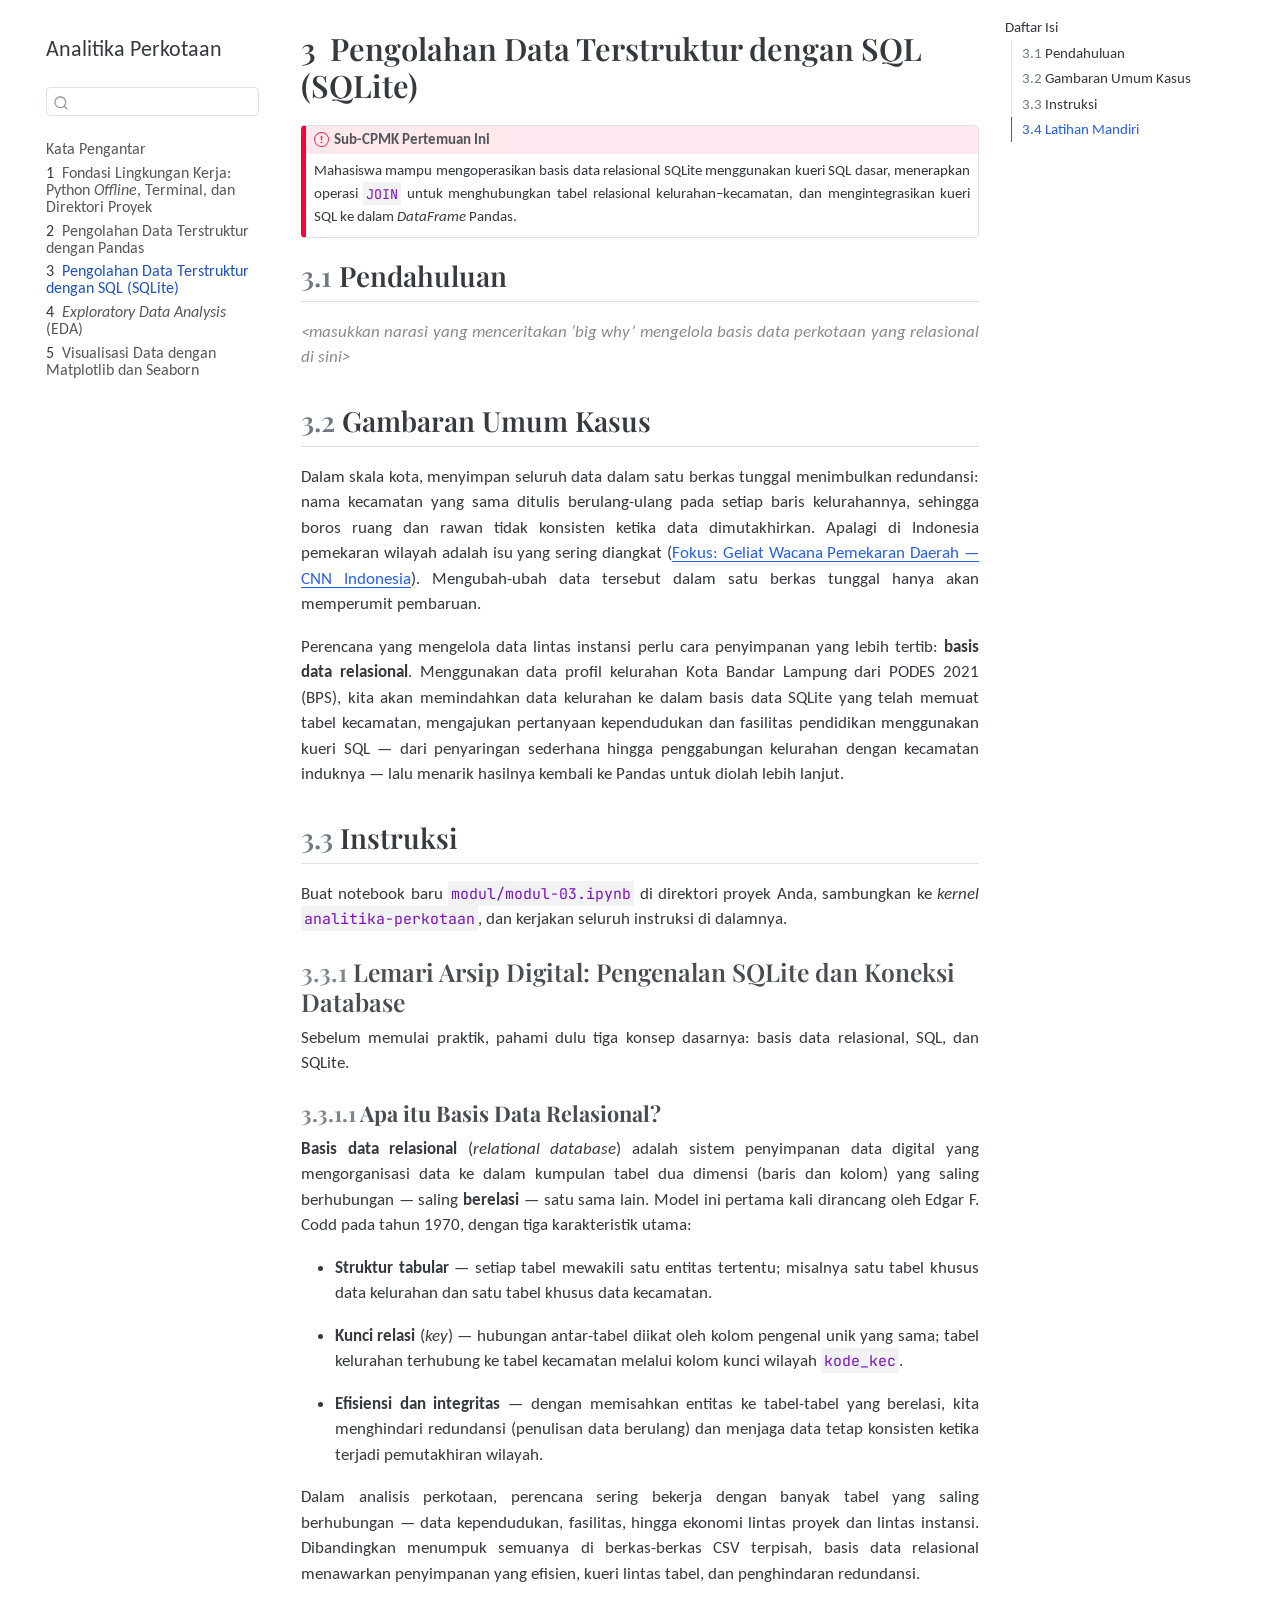
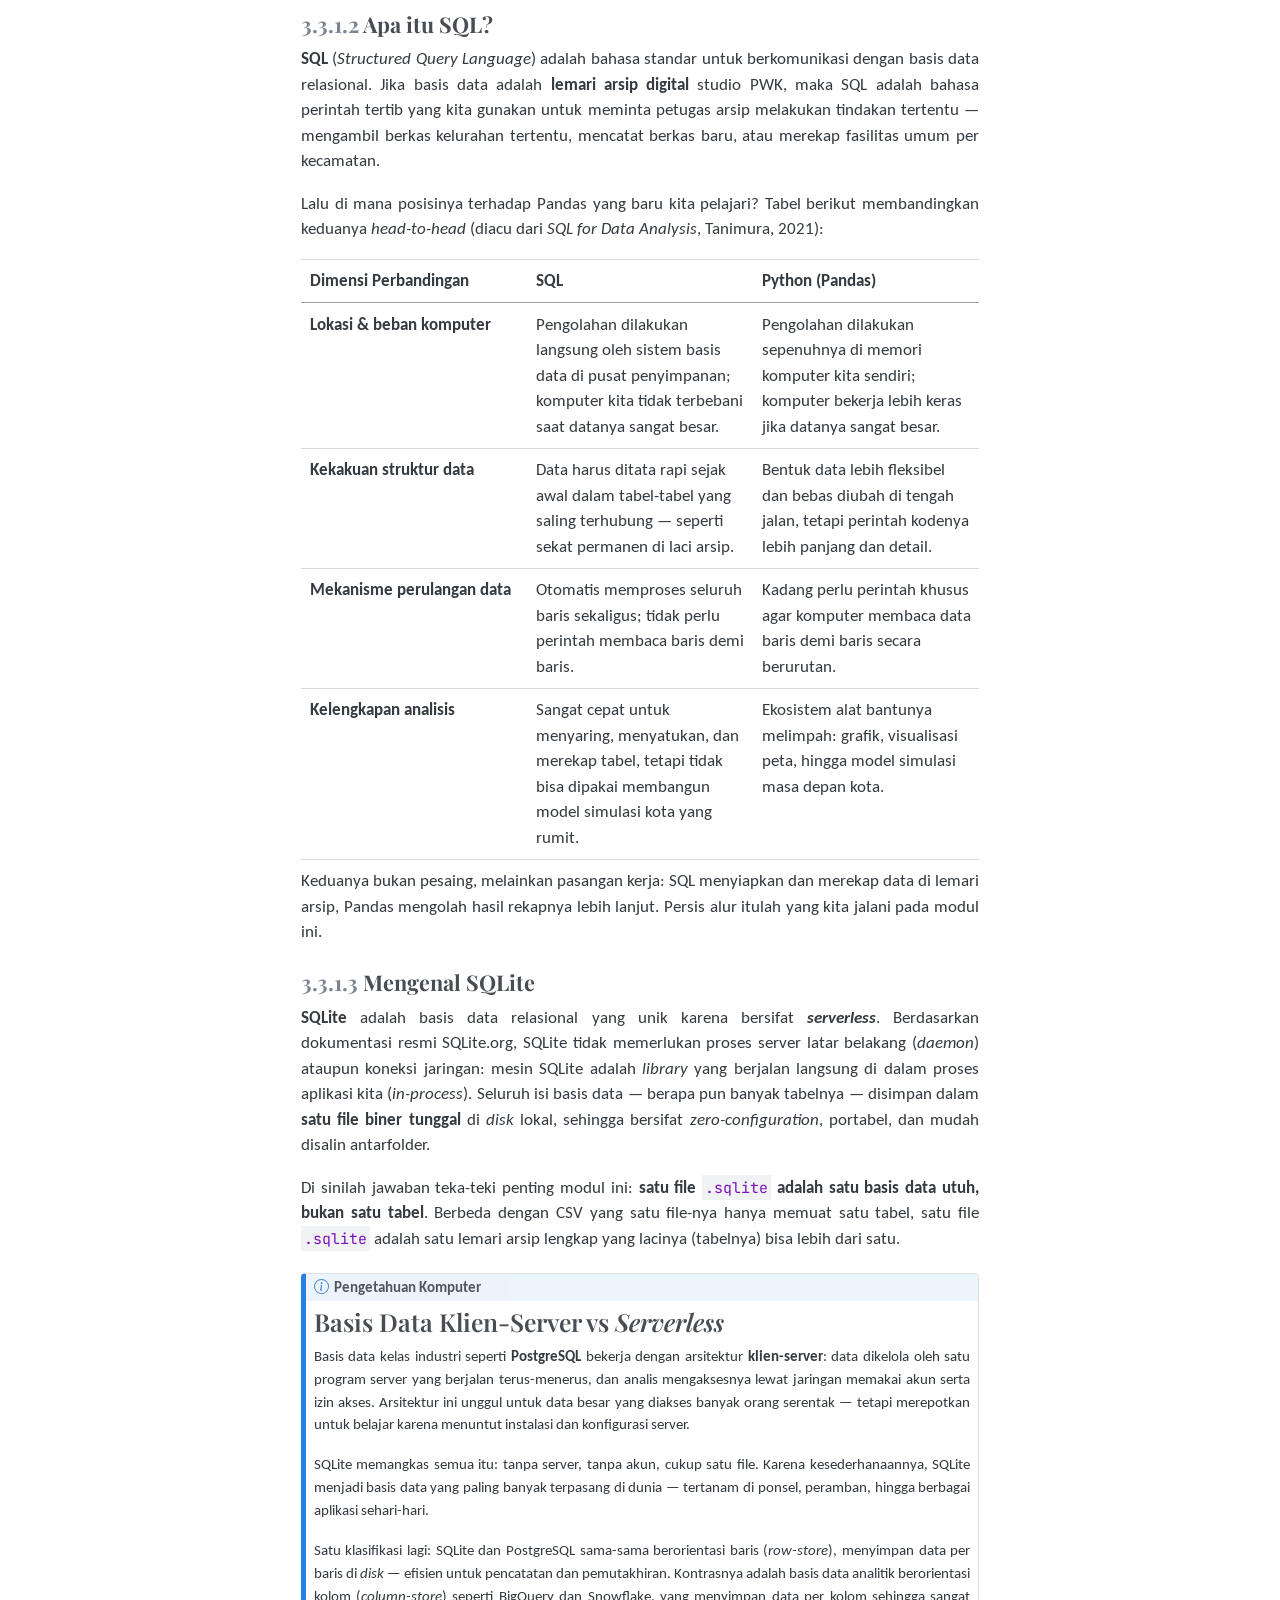
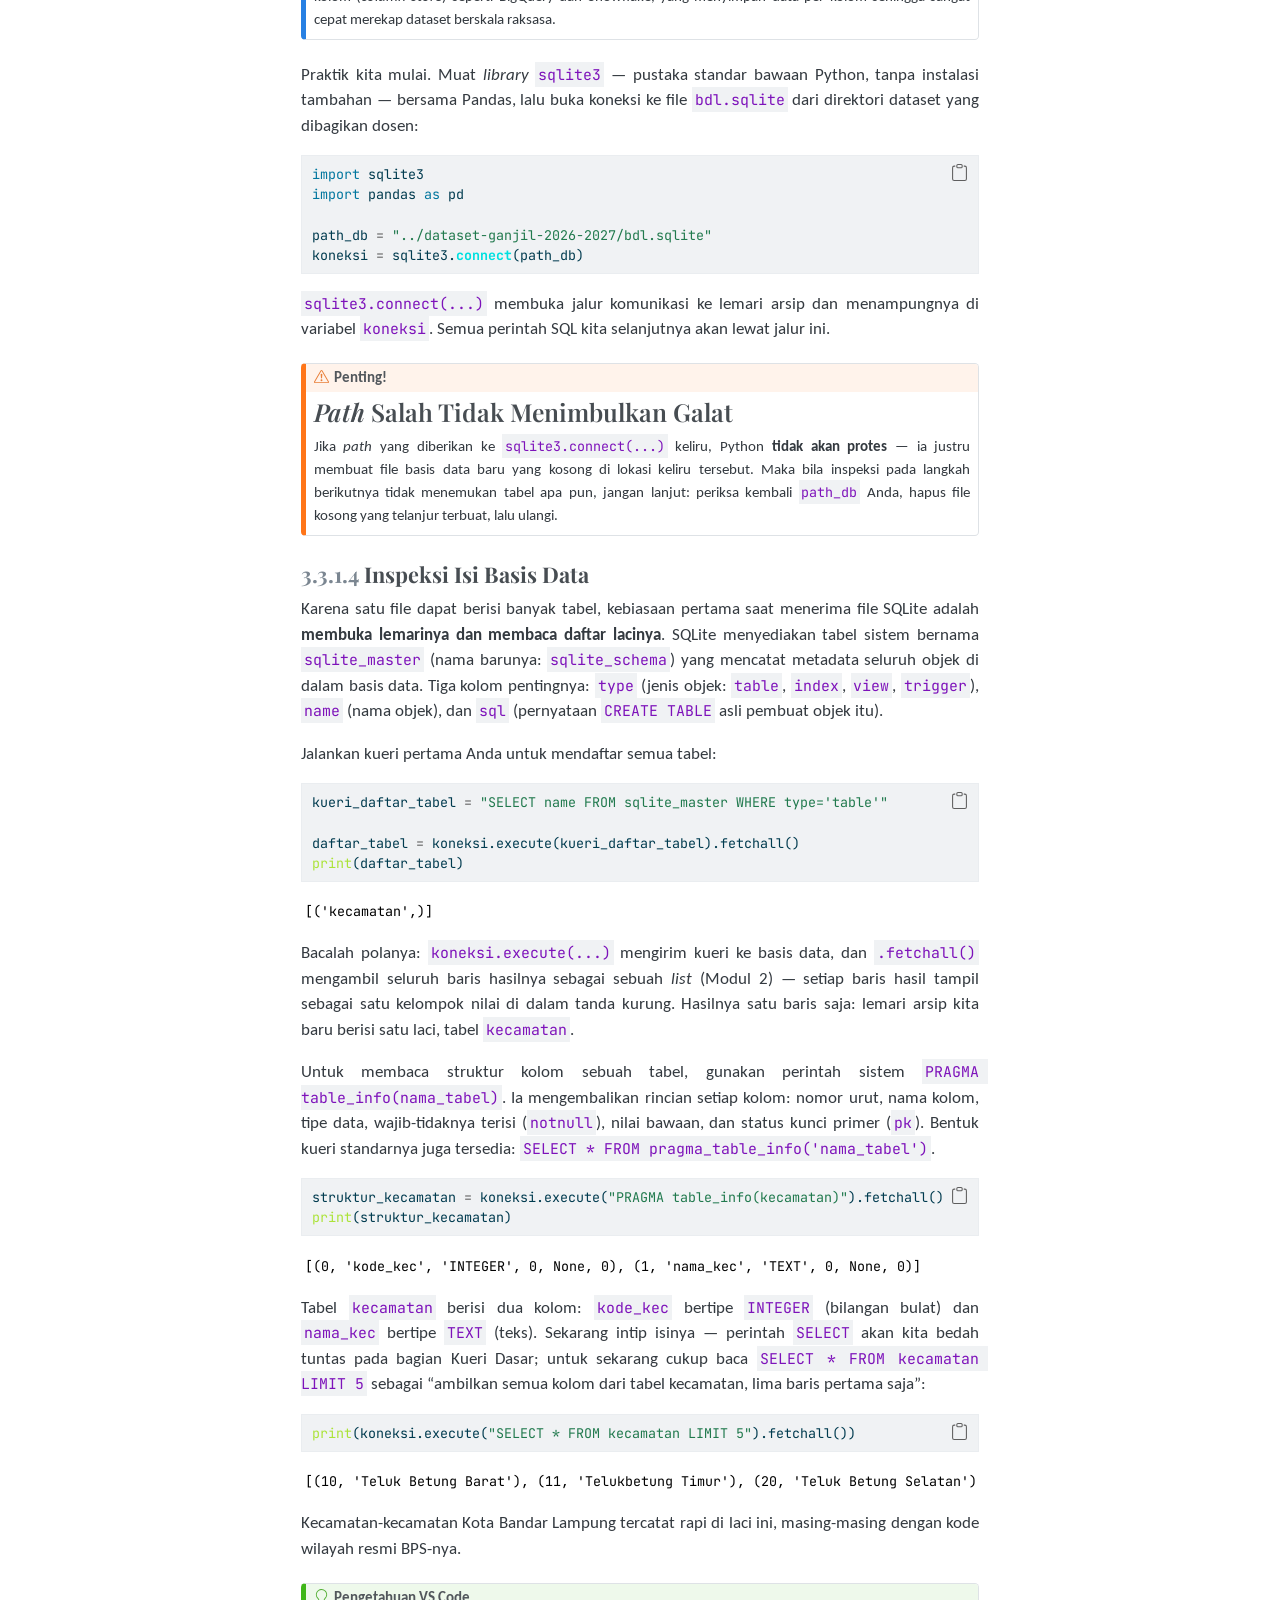
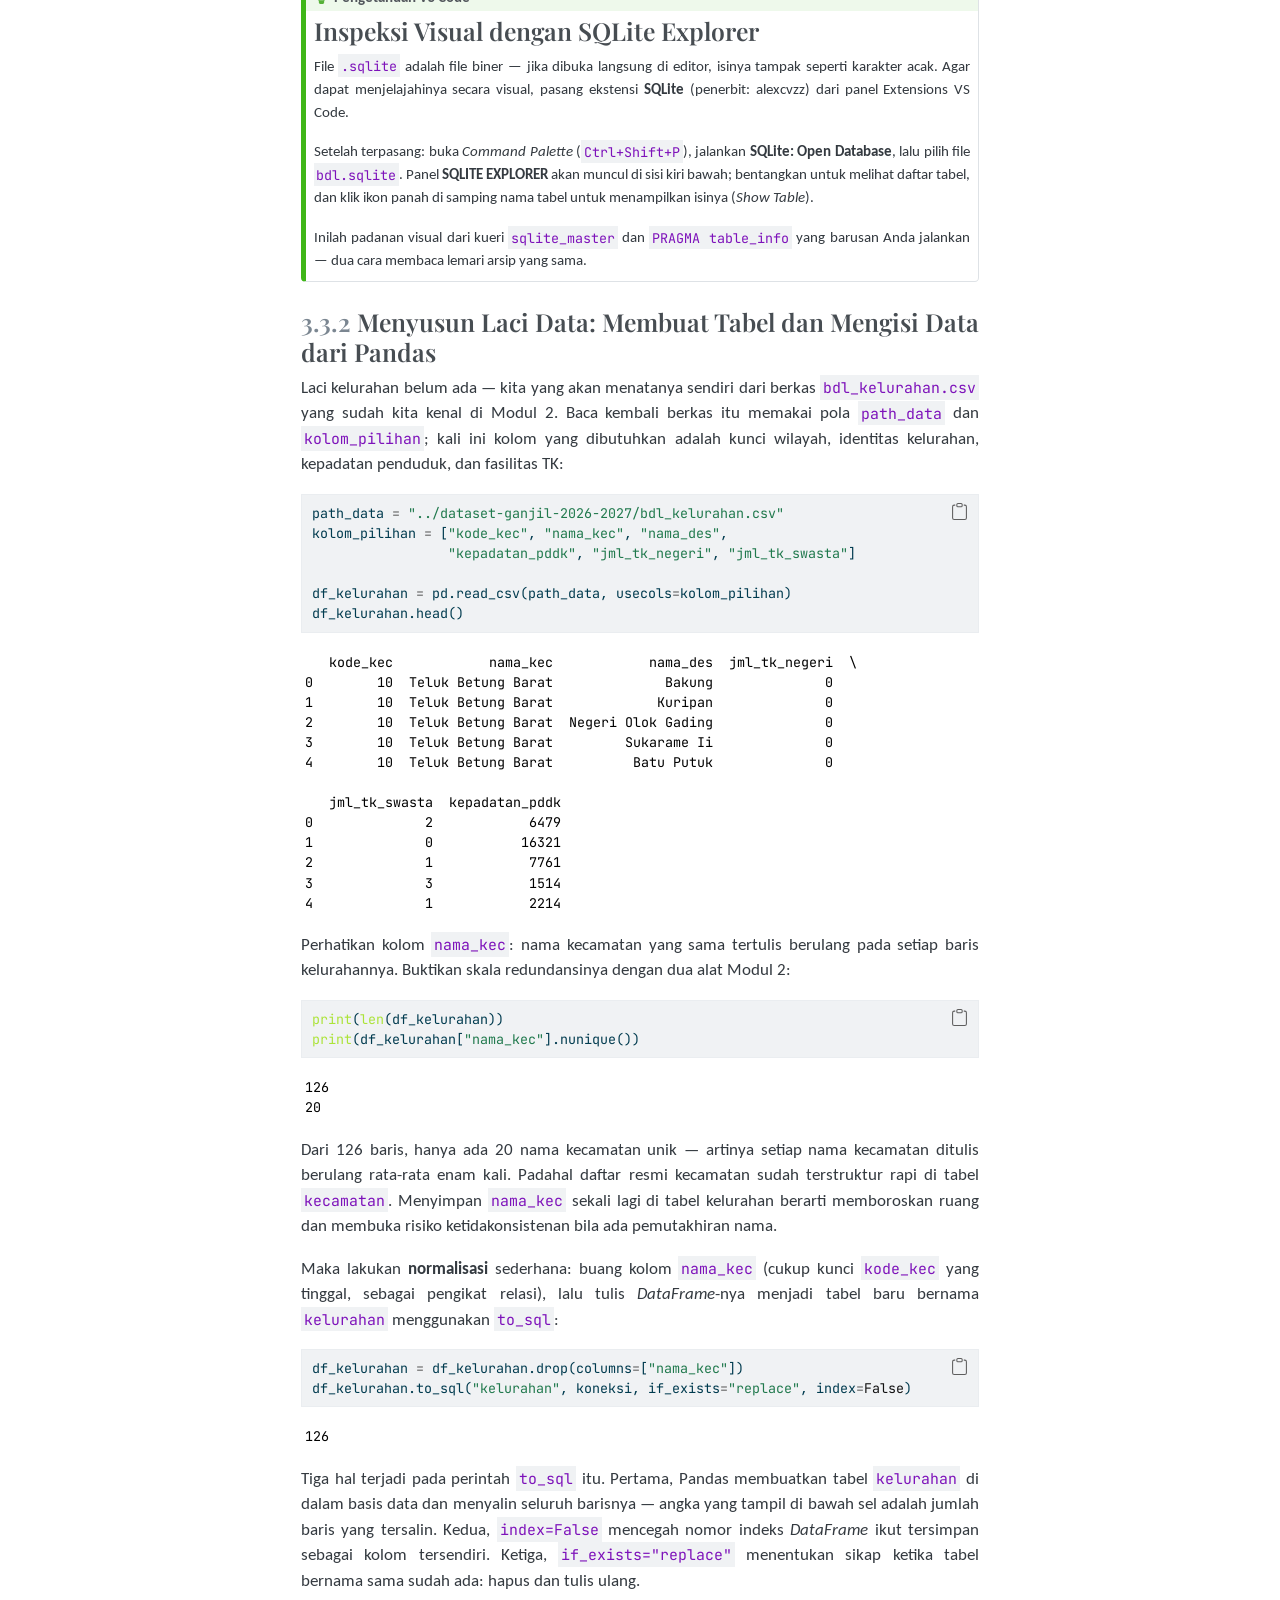
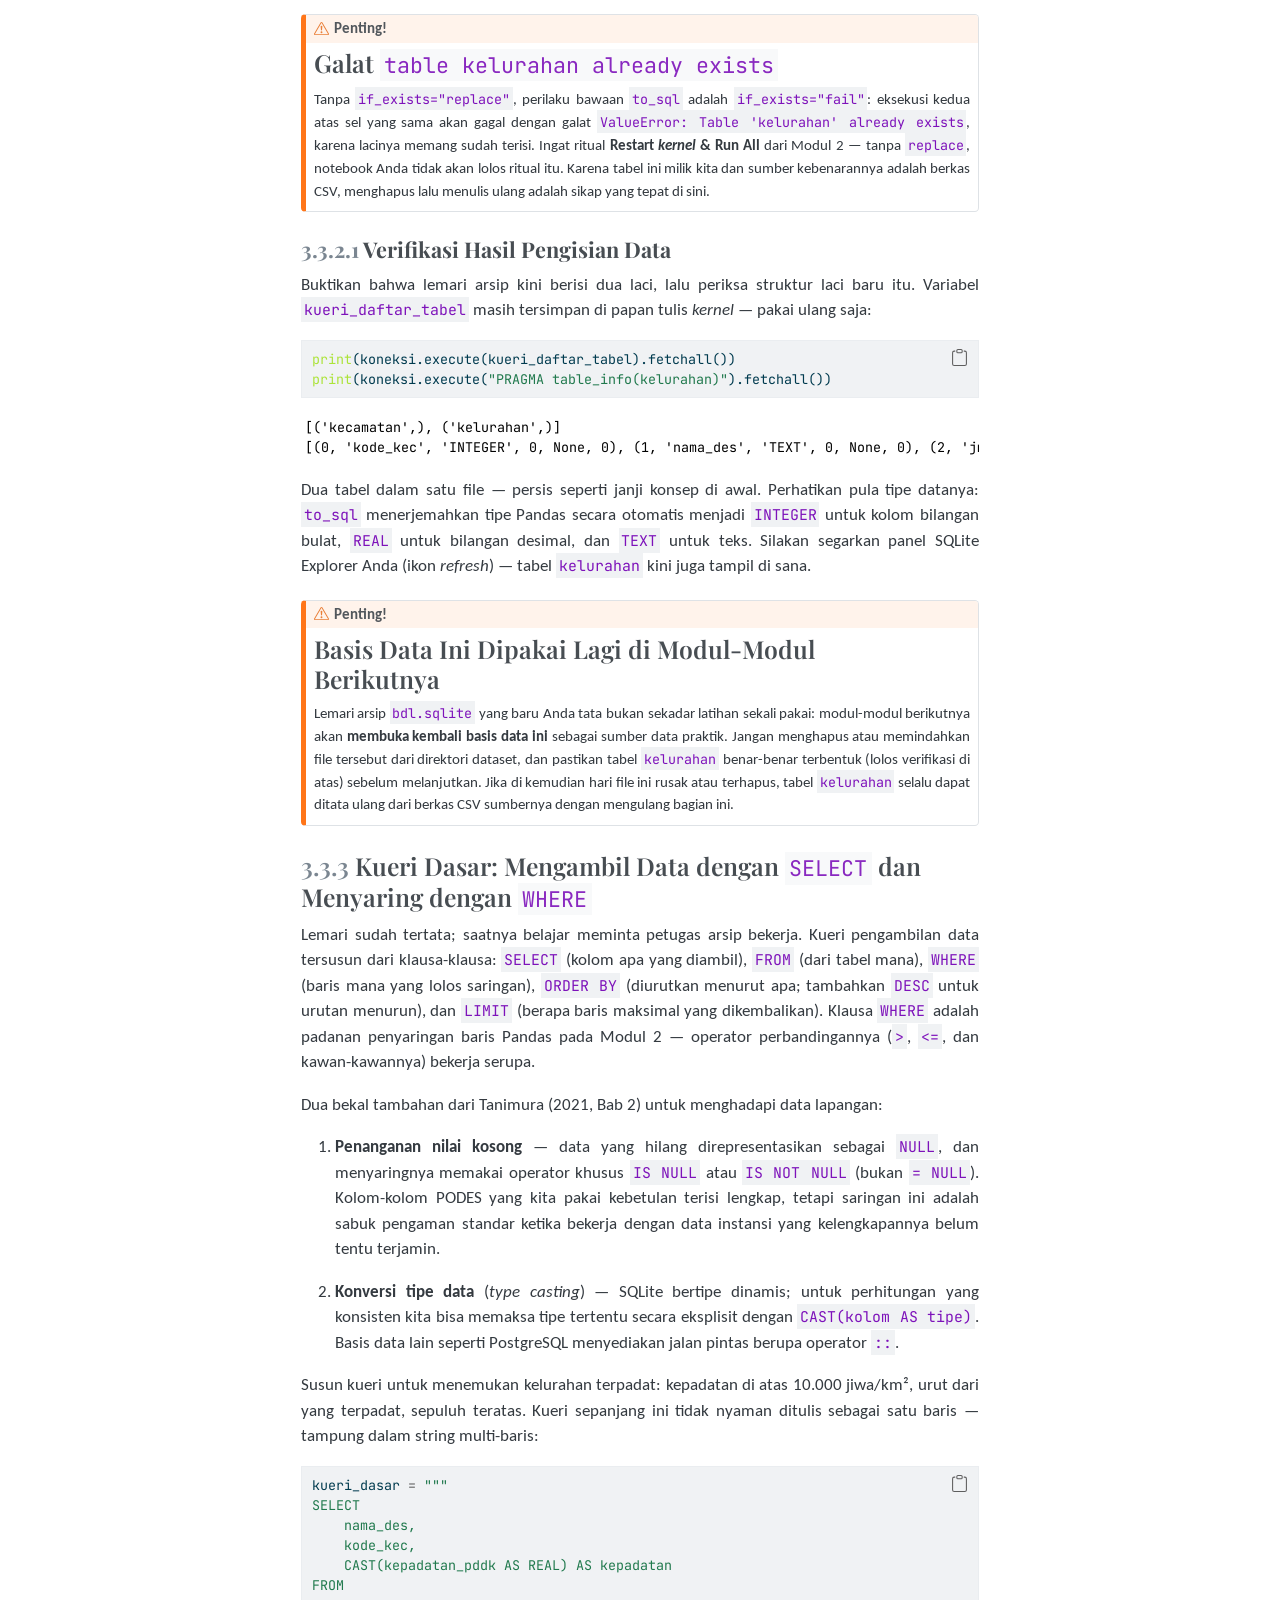
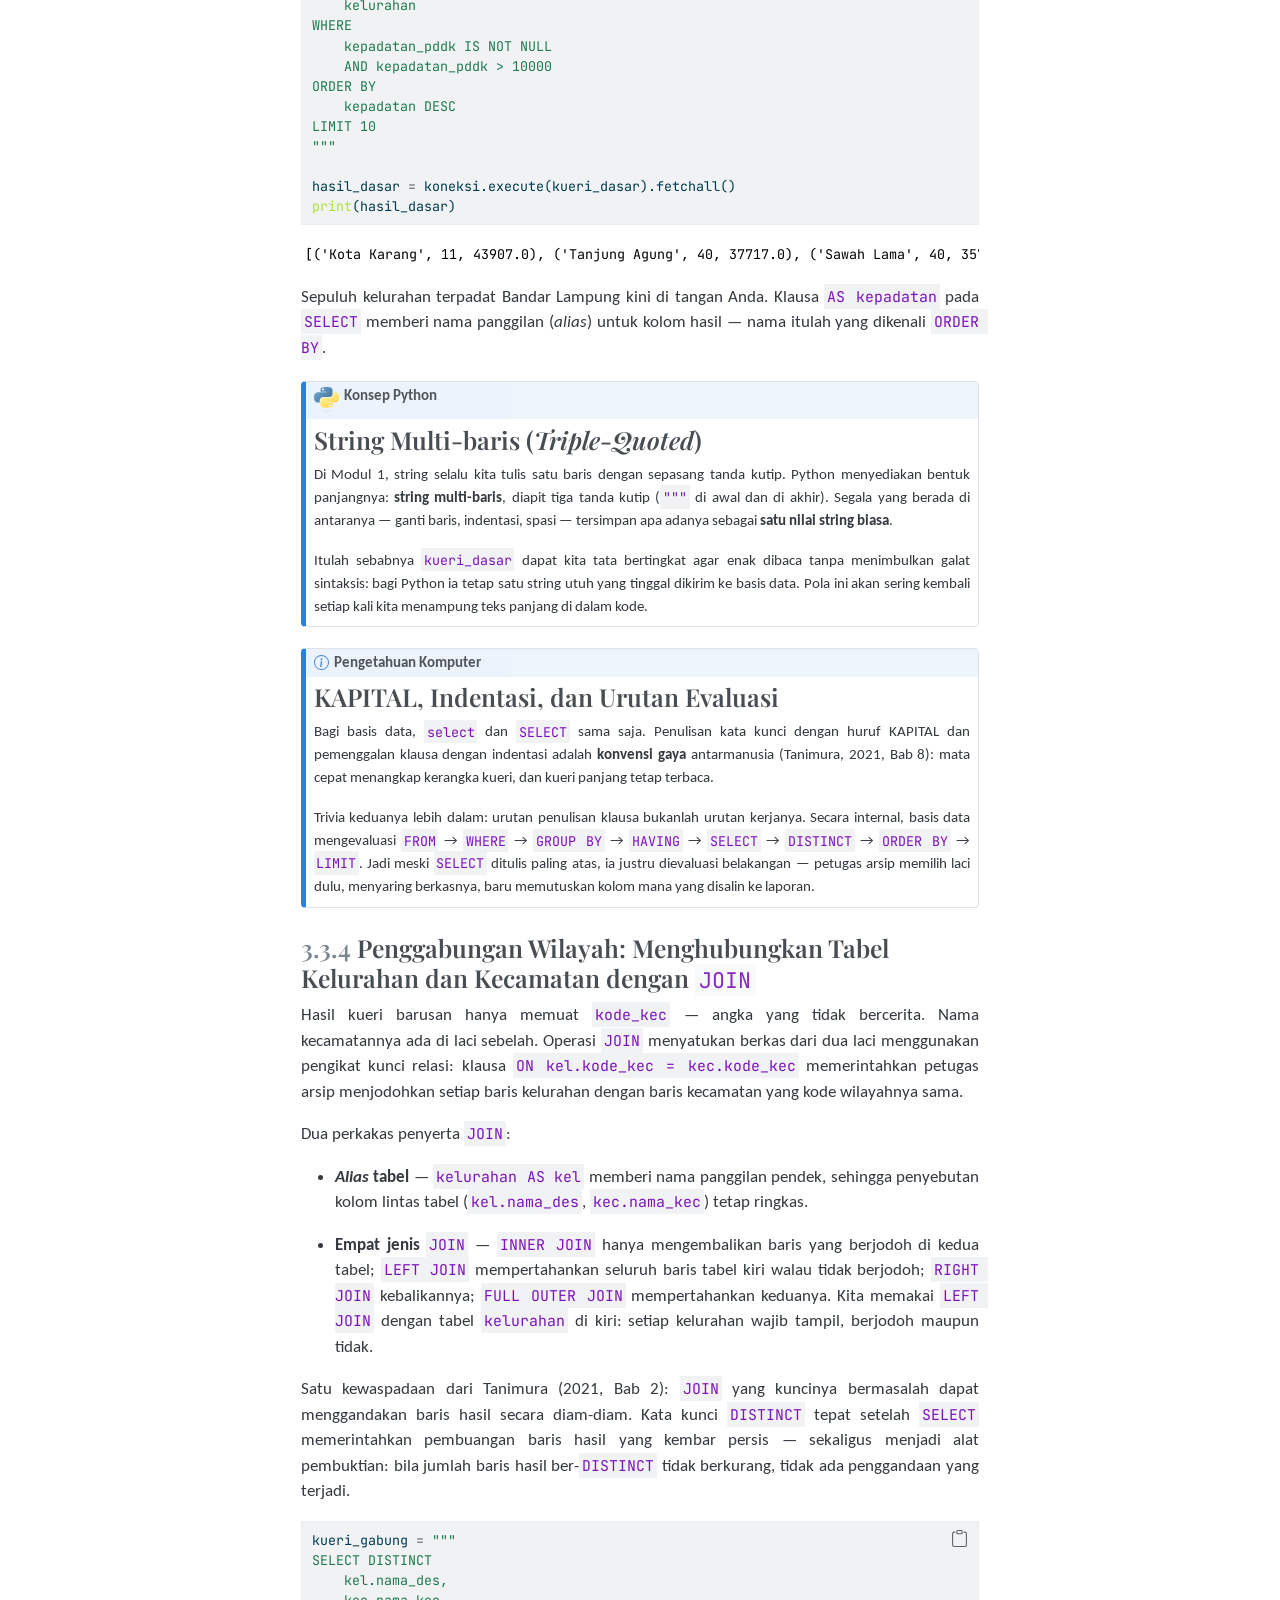
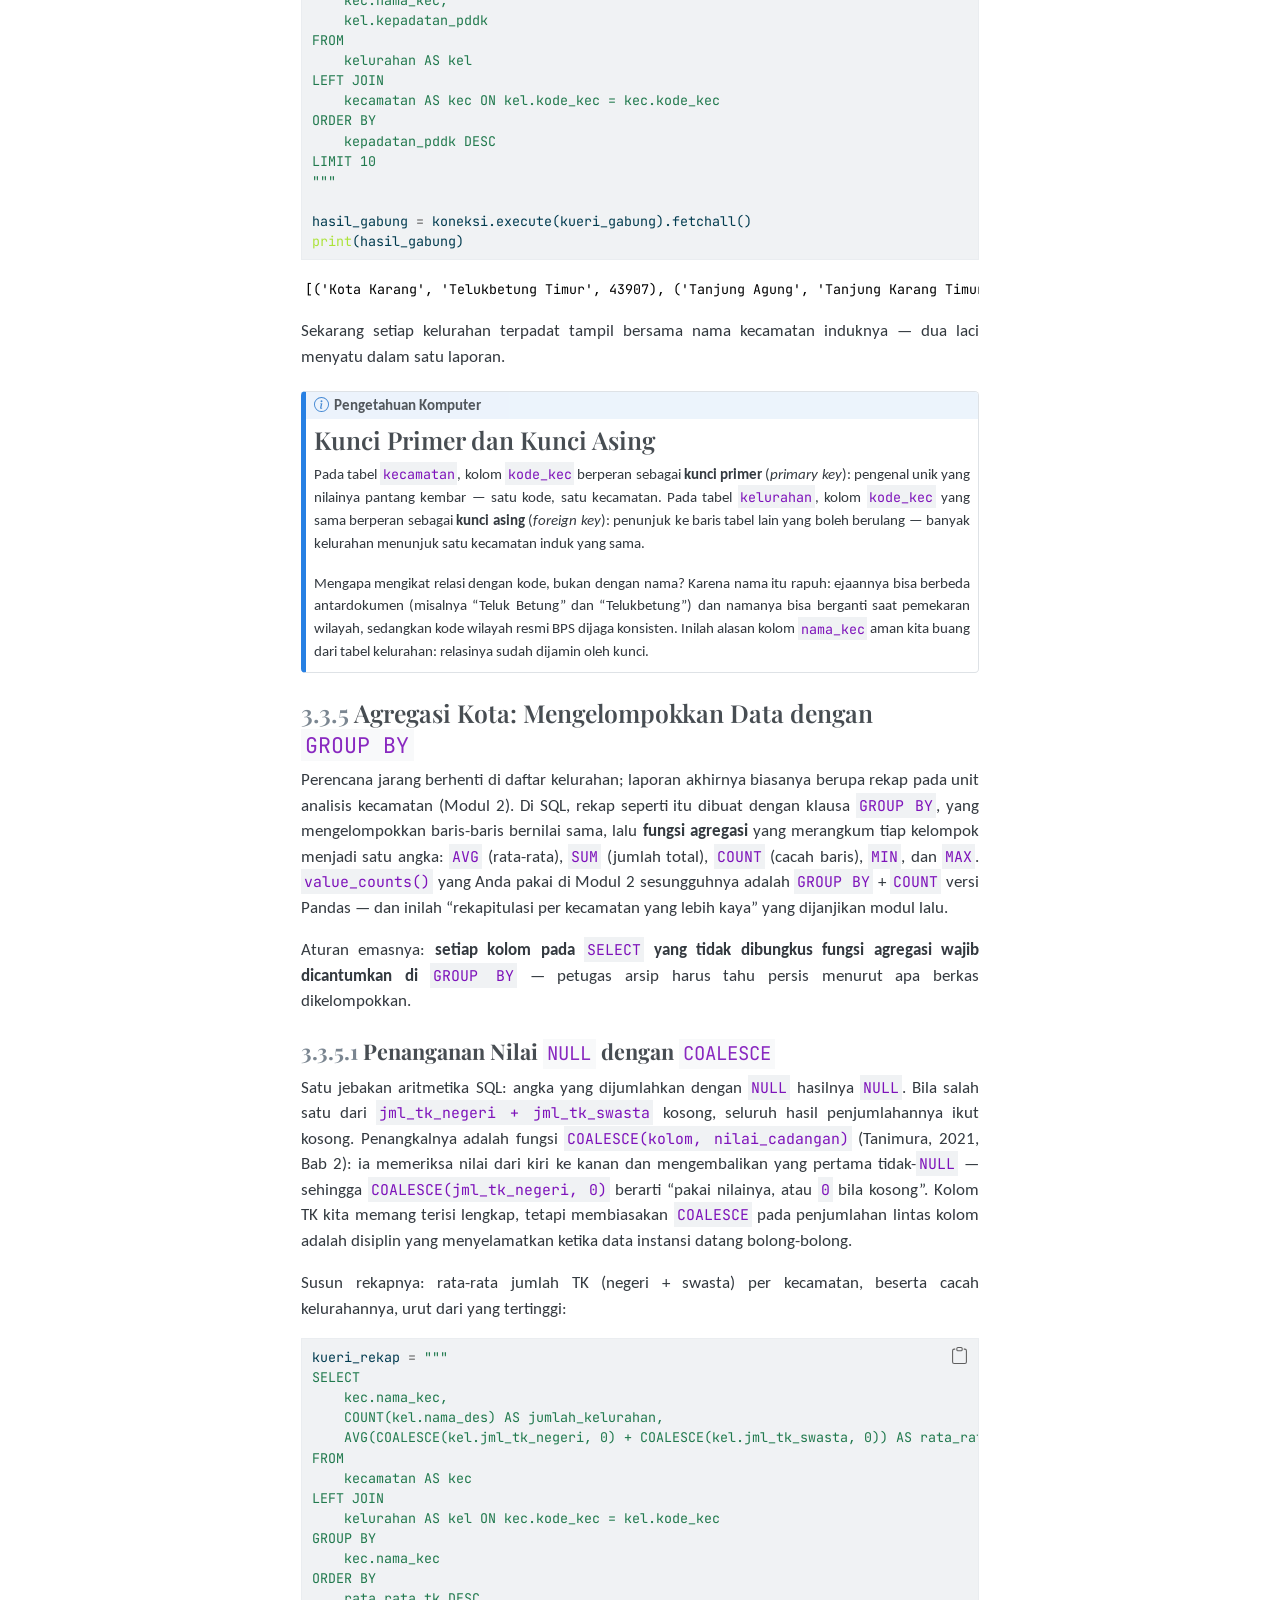
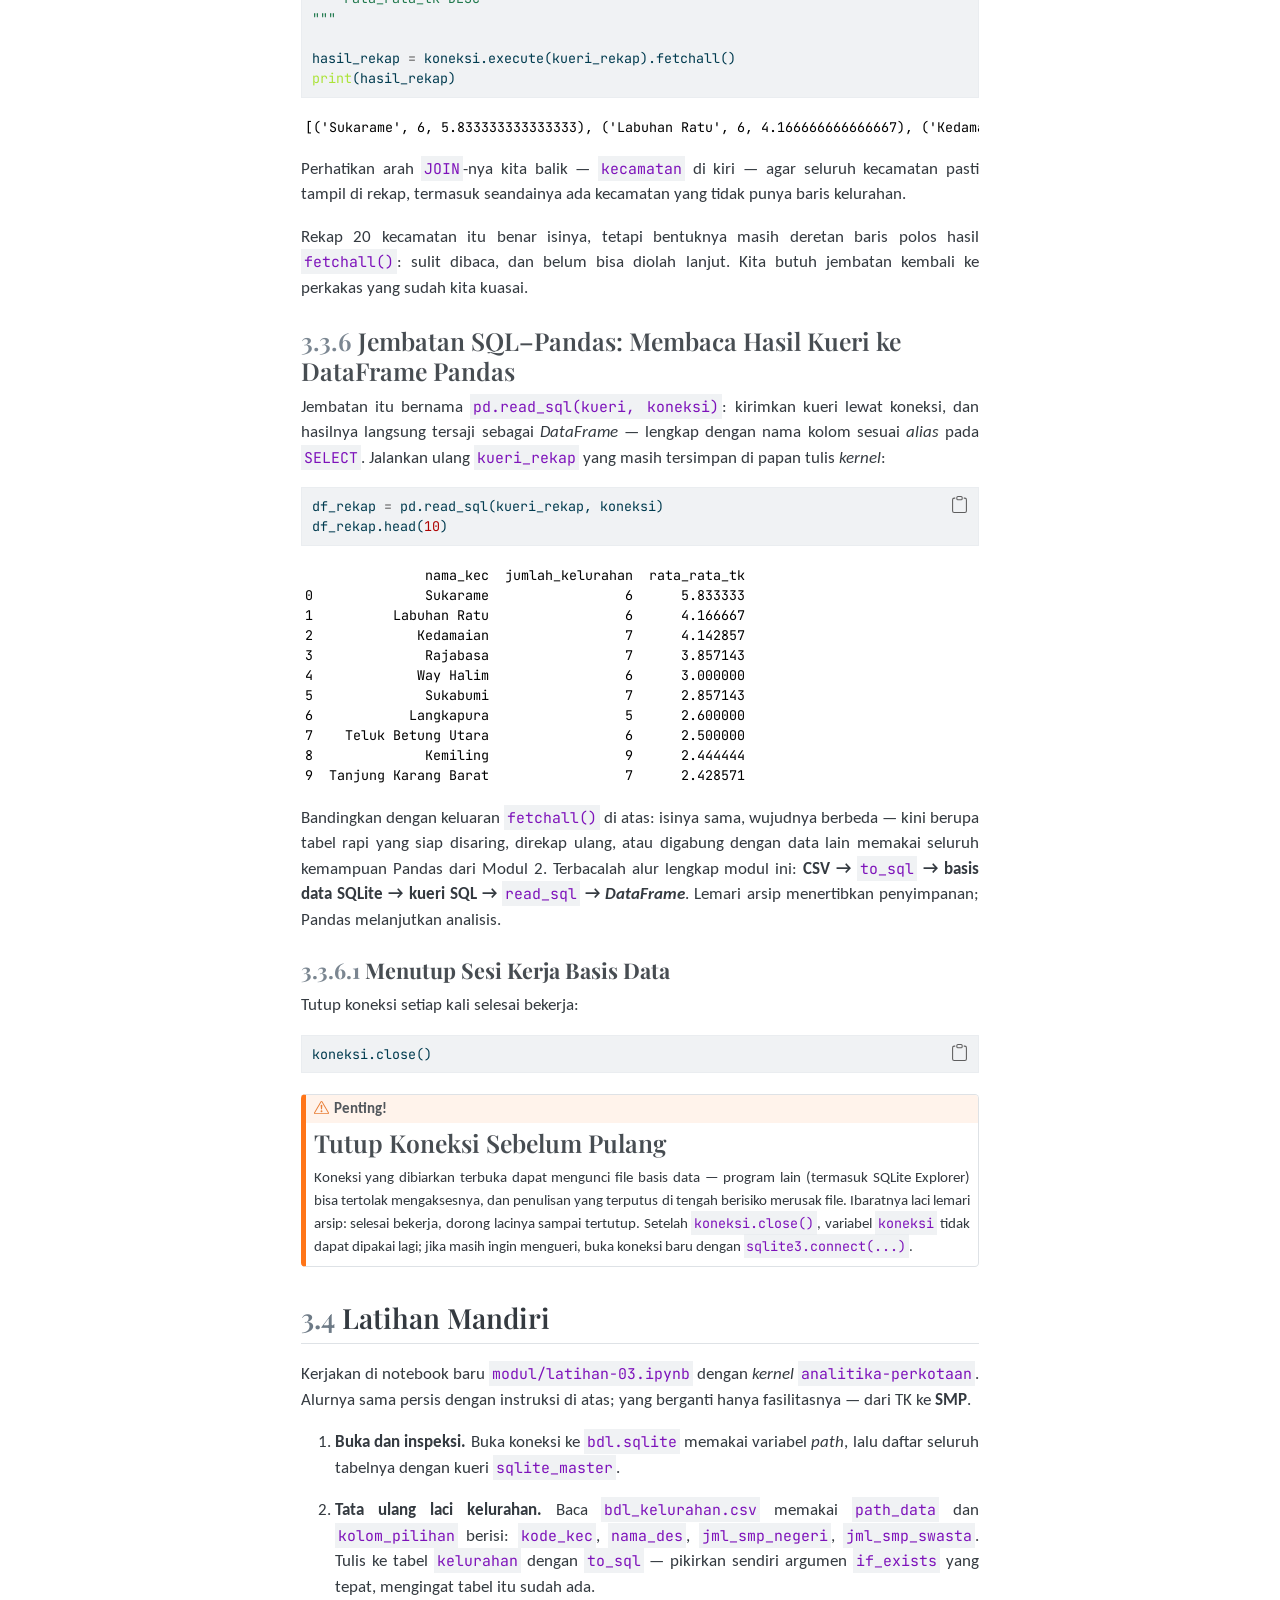
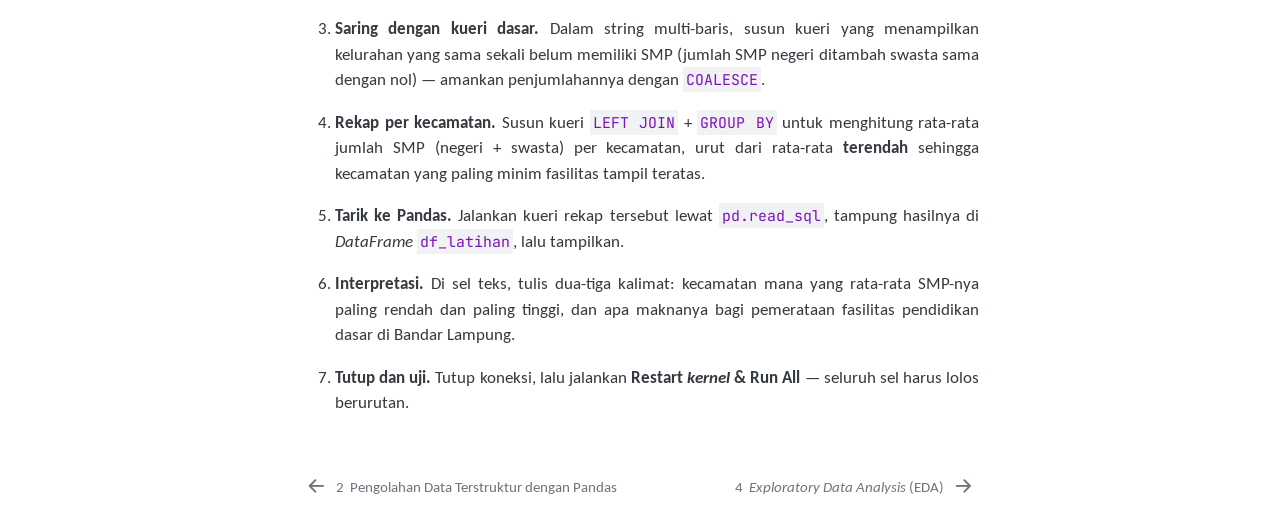
<file: docs/modul-03.html>
<!DOCTYPE html>
<html xmlns="http://www.w3.org/1999/xhtml" lang="id" xml:lang="id"><head>

<meta charset="utf-8">
<meta name="generator" content="quarto-1.9.37">

<meta name="viewport" content="width=device-width, initial-scale=1.0, user-scalable=yes">


<title>3&nbsp; Pengolahan Data Terstruktur dengan SQL (SQLite) – Analitika Perkotaan</title>
<style>
/* Default styles provided by pandoc.
** See https://pandoc.org/MANUAL.html#variables-for-html for config info.
*/
code{white-space: pre-wrap;}
span.smallcaps{font-variant: small-caps;}
div.columns{display: flex; gap: min(4vw, 1.5em);}
div.column{flex: auto; overflow-x: auto;}
div.hanging-indent{margin-left: 1.5em; text-indent: -1.5em;}
ul.task-list{list-style: none;}
ul.task-list li input[type="checkbox"] {
  width: 0.8em;
  margin: 0 0.8em 0.2em -1em; /* quarto-specific, see https://github.com/quarto-dev/quarto-cli/issues/4556 */ 
  vertical-align: middle;
}
/* CSS for syntax highlighting */
html { -webkit-text-size-adjust: 100%; }
pre > code.sourceCode { white-space: pre; position: relative; }
pre > code.sourceCode > span { display: inline-block; line-height: 1.25; }
pre > code.sourceCode > span:empty { height: 1.2em; }
.sourceCode { overflow: visible; }
code.sourceCode > span { color: inherit; text-decoration: inherit; }
div.sourceCode { margin: 1em 0; }
pre.sourceCode { margin: 0; }
@media screen {
div.sourceCode { overflow: auto; }
}
@media print {
pre > code.sourceCode { white-space: pre-wrap; }
pre > code.sourceCode > span { text-indent: -5em; padding-left: 5em; }
}
pre.numberSource code
  { counter-reset: source-line 0; }
pre.numberSource code > span
  { position: relative; left: -4em; counter-increment: source-line; }
pre.numberSource code > span > a:first-child::before
  { content: counter(source-line);
    position: relative; left: -1em; text-align: right; vertical-align: baseline;
    border: none; display: inline-block;
    -webkit-touch-callout: none; -webkit-user-select: none;
    -khtml-user-select: none; -moz-user-select: none;
    -ms-user-select: none; user-select: none;
    padding: 0 4px; width: 4em;
  }
pre.numberSource { margin-left: 3em;  padding-left: 4px; }
div.sourceCode
  {   }
@media screen {
pre > code.sourceCode > span > a:first-child::before { text-decoration: underline; }
}
</style>


<script src="site_libs/quarto-nav/quarto-nav.js"></script>
<script src="site_libs/quarto-nav/headroom.min.js"></script>
<script src="site_libs/clipboard/clipboard.min.js"></script>
<script src="site_libs/quarto-search/autocomplete.umd.js"></script>
<script src="site_libs/quarto-search/fuse.min.js"></script>
<script src="site_libs/quarto-search/quarto-search.js"></script>
<meta name="quarto:offset" content="./">
<link href="./modul-04.html" rel="next">
<link href="./modul-02.html" rel="prev">
<script src="site_libs/quarto-html/quarto.js" type="module"></script>
<script src="site_libs/quarto-html/tabsets/tabsets.js" type="module"></script>
<script src="site_libs/quarto-html/popper.min.js"></script>
<script src="site_libs/quarto-html/tippy.umd.min.js"></script>
<script src="site_libs/quarto-html/anchor.min.js"></script>
<link href="site_libs/quarto-html/tippy.css" rel="stylesheet">
<link href="site_libs/quarto-html/quarto-syntax-highlighting-7fde21fbbed941212ff23fc867eda995.css" rel="stylesheet" class="quarto-color-scheme" id="quarto-text-highlighting-styles">
<link href="site_libs/quarto-html/quarto-syntax-highlighting-dark-4b3ae02ca3d2c990793b4a58c5ee5acf.css" rel="stylesheet" class="quarto-color-scheme quarto-color-alternate" id="quarto-text-highlighting-styles">
<link href="site_libs/quarto-html/quarto-syntax-highlighting-7fde21fbbed941212ff23fc867eda995.css" rel="stylesheet" class="quarto-color-scheme-extra" id="quarto-text-highlighting-styles">
<script src="site_libs/bootstrap/bootstrap.min.js"></script>
<link href="site_libs/bootstrap/bootstrap-icons.css" rel="stylesheet">
<link href="site_libs/bootstrap/bootstrap-434d7e7f46c20ea3b5dec979eeaa14b2.min.css" rel="stylesheet" append-hash="true" class="quarto-color-scheme" id="quarto-bootstrap" data-mode="light">
<link href="site_libs/bootstrap/bootstrap-dark-434d7e7f46c20ea3b5dec979eeaa14b2.min.css" rel="stylesheet" append-hash="true" class="quarto-color-scheme quarto-color-alternate" id="quarto-bootstrap" data-mode="light">
<link href="site_libs/bootstrap/bootstrap-434d7e7f46c20ea3b5dec979eeaa14b2.min.css" rel="stylesheet" append-hash="true" class="quarto-color-scheme-extra" id="quarto-bootstrap" data-mode="light">
<script id="quarto-search-options" type="application/json">{
  "location": "sidebar",
  "copy-button": false,
  "collapse-after": 3,
  "panel-placement": "start",
  "type": "textbox",
  "limit": 50,
  "keyboard-shortcut": [
    "f",
    "/",
    "s"
  ],
  "show-item-context": false,
  "language": {
    "search-no-results-text": "Tidak ada hasil",
    "search-matching-documents-text": "dokumen cocok",
    "search-copy-link-title": "Salin tautan untuk mencari",
    "search-hide-matches-text": "Sembunyikan kecocokan lainnya",
    "search-more-match-text": "kecocokan lainnya di dokumen ini",
    "search-more-matches-text": "kecocokan lainnya di dokumen ini",
    "search-clear-button-title": "Hapus",
    "search-text-placeholder": "",
    "search-detached-cancel-button-title": "Batal",
    "search-submit-button-title": "Kirim",
    "search-label": "Mencari"
  }
}</script>


</head>

<body class="nav-sidebar floating quarto-light">

<div id="quarto-search-results"></div>
  <header id="quarto-header" class="headroom fixed-top">
  <nav class="quarto-secondary-nav">
    <div class="container-fluid d-flex">
      <button type="button" class="quarto-btn-toggle btn" data-bs-toggle="collapse" role="button" data-bs-target=".quarto-sidebar-collapse-item" aria-controls="quarto-sidebar" aria-expanded="false" aria-label="Alihkan bilah sisi" onclick="if (window.quartoToggleHeadroom) { window.quartoToggleHeadroom(); }">
        <i class="bi bi-layout-text-sidebar-reverse"></i>
      </button>
        <nav class="quarto-page-breadcrumbs" aria-label="breadcrumb"><ol class="breadcrumb"><li class="breadcrumb-item"><a href="./modul-03.html"><span class="chapter-number">3</span>&nbsp; <span class="chapter-title">Pengolahan Data Terstruktur dengan SQL (SQLite)</span></a></li></ol></nav>
        <a class="flex-grow-1" role="navigation" data-bs-toggle="collapse" data-bs-target=".quarto-sidebar-collapse-item" aria-controls="quarto-sidebar" aria-expanded="false" aria-label="Alihkan bilah sisi" onclick="if (window.quartoToggleHeadroom) { window.quartoToggleHeadroom(); }">      
        </a>
      <button type="button" class="btn quarto-search-button" aria-label="Mencari" onclick="window.quartoOpenSearch();">
        <i class="bi bi-search"></i>
      </button>
    </div>
  </nav>
</header>
<!-- content -->
<div id="quarto-content" class="quarto-container page-columns page-rows-contents page-layout-article">
<!-- sidebar -->
  <nav id="quarto-sidebar" class="sidebar collapse collapse-horizontal quarto-sidebar-collapse-item sidebar-navigation floating overflow-auto">
    <div class="pt-lg-2 mt-2 text-left sidebar-header">
    <div class="sidebar-title mb-0 py-0">
      <a href="./">Analitika Perkotaan</a> 
    </div>
      </div>
        <div class="mt-2 flex-shrink-0 align-items-center">
        <div class="sidebar-search">
        <div id="quarto-search" class="" title="Mencari"></div>
        </div>
        </div>
    <div class="sidebar-menu-container"> 
    <ul class="list-unstyled mt-1">
        <li class="sidebar-item">
  <div class="sidebar-item-container"> 
  <a href="./index.html" class="sidebar-item-text sidebar-link">
 <span class="menu-text">Kata Pengantar</span></a>
  </div>
</li>
        <li class="sidebar-item">
  <div class="sidebar-item-container"> 
  <a href="./modul-01.html" class="sidebar-item-text sidebar-link">
 <span class="menu-text"><span class="chapter-number">1</span>&nbsp; <span class="chapter-title">Fondasi Lingkungan Kerja: Python <em>Offline</em>, Terminal, dan Direktori Proyek</span></span></a>
  </div>
</li>
        <li class="sidebar-item">
  <div class="sidebar-item-container"> 
  <a href="./modul-02.html" class="sidebar-item-text sidebar-link">
 <span class="menu-text"><span class="chapter-number">2</span>&nbsp; <span class="chapter-title">Pengolahan Data Terstruktur dengan Pandas</span></span></a>
  </div>
</li>
        <li class="sidebar-item">
  <div class="sidebar-item-container"> 
  <a href="./modul-03.html" class="sidebar-item-text sidebar-link active">
 <span class="menu-text"><span class="chapter-number">3</span>&nbsp; <span class="chapter-title">Pengolahan Data Terstruktur dengan SQL (SQLite)</span></span></a>
  </div>
</li>
        <li class="sidebar-item">
  <div class="sidebar-item-container"> 
  <a href="./modul-04.html" class="sidebar-item-text sidebar-link">
 <span class="menu-text"><span class="chapter-number">4</span>&nbsp; <span class="chapter-title"><em>Exploratory Data Analysis</em> (EDA)</span></span></a>
  </div>
</li>
        <li class="sidebar-item">
  <div class="sidebar-item-container"> 
  <a href="./modul-05.html" class="sidebar-item-text sidebar-link">
 <span class="menu-text"><span class="chapter-number">5</span>&nbsp; <span class="chapter-title">Visualisasi Data dengan Matplotlib dan Seaborn</span></span></a>
  </div>
</li>
    </ul>
    </div>
</nav>
<div id="quarto-sidebar-glass" class="quarto-sidebar-collapse-item" data-bs-toggle="collapse" data-bs-target=".quarto-sidebar-collapse-item"></div>
<!-- margin-sidebar -->
    <div id="quarto-margin-sidebar" class="sidebar margin-sidebar">
        <nav id="TOC" role="doc-toc" class="toc-active">
    <h2 id="toc-title">Daftar Isi</h2>
   
  <ul>
  <li><a href="#pendahuluan" id="toc-pendahuluan" class="nav-link active" data-scroll-target="#pendahuluan"><span class="header-section-number">3.1</span> Pendahuluan</a></li>
  <li><a href="#gambaran-umum-kasus" id="toc-gambaran-umum-kasus" class="nav-link" data-scroll-target="#gambaran-umum-kasus"><span class="header-section-number">3.2</span> Gambaran Umum Kasus</a></li>
  <li><a href="#instruksi" id="toc-instruksi" class="nav-link" data-scroll-target="#instruksi"><span class="header-section-number">3.3</span> Instruksi</a>
  <ul class="collapse">
  <li><a href="#lemari-arsip-digital-pengenalan-sqlite-dan-koneksi-database" id="toc-lemari-arsip-digital-pengenalan-sqlite-dan-koneksi-database" class="nav-link" data-scroll-target="#lemari-arsip-digital-pengenalan-sqlite-dan-koneksi-database"><span class="header-section-number">3.3.1</span> Lemari Arsip Digital: Pengenalan SQLite dan Koneksi Database</a></li>
  <li><a href="#menyusun-laci-data-membuat-tabel-dan-mengisi-data-dari-pandas" id="toc-menyusun-laci-data-membuat-tabel-dan-mengisi-data-dari-pandas" class="nav-link" data-scroll-target="#menyusun-laci-data-membuat-tabel-dan-mengisi-data-dari-pandas"><span class="header-section-number">3.3.2</span> Menyusun Laci Data: Membuat Tabel dan Mengisi Data dari Pandas</a></li>
  <li><a href="#kueri-dasar-mengambil-data-dengan-select-dan-menyaring-dengan-where" id="toc-kueri-dasar-mengambil-data-dengan-select-dan-menyaring-dengan-where" class="nav-link" data-scroll-target="#kueri-dasar-mengambil-data-dengan-select-dan-menyaring-dengan-where"><span class="header-section-number">3.3.3</span> Kueri Dasar: Mengambil Data dengan <code>SELECT</code> dan Menyaring dengan <code>WHERE</code></a></li>
  <li><a href="#penggabungan-wilayah-menghubungkan-tabel-kelurahan-dan-kecamatan-dengan-join" id="toc-penggabungan-wilayah-menghubungkan-tabel-kelurahan-dan-kecamatan-dengan-join" class="nav-link" data-scroll-target="#penggabungan-wilayah-menghubungkan-tabel-kelurahan-dan-kecamatan-dengan-join"><span class="header-section-number">3.3.4</span> Penggabungan Wilayah: Menghubungkan Tabel Kelurahan dan Kecamatan dengan <code>JOIN</code></a></li>
  <li><a href="#agregasi-kota-mengelompokkan-data-dengan-group-by" id="toc-agregasi-kota-mengelompokkan-data-dengan-group-by" class="nav-link" data-scroll-target="#agregasi-kota-mengelompokkan-data-dengan-group-by"><span class="header-section-number">3.3.5</span> Agregasi Kota: Mengelompokkan Data dengan <code>GROUP BY</code></a></li>
  <li><a href="#jembatan-sqlpandas-membaca-hasil-kueri-ke-dataframe-pandas" id="toc-jembatan-sqlpandas-membaca-hasil-kueri-ke-dataframe-pandas" class="nav-link" data-scroll-target="#jembatan-sqlpandas-membaca-hasil-kueri-ke-dataframe-pandas"><span class="header-section-number">3.3.6</span> Jembatan SQL–Pandas: Membaca Hasil Kueri ke DataFrame Pandas</a></li>
  </ul></li>
  <li><a href="#latihan-mandiri" id="toc-latihan-mandiri" class="nav-link" data-scroll-target="#latihan-mandiri"><span class="header-section-number">3.4</span> Latihan Mandiri</a></li>
  </ul>
</nav>
    </div>
<!-- main -->
<main class="content" id="quarto-document-content">

<header id="title-block-header" class="quarto-title-block default">
<div class="quarto-title">
<h1 class="title"><span id="sec-modul-3" class="quarto-section-identifier"><span class="chapter-number">3</span>&nbsp; <span class="chapter-title">Pengolahan Data Terstruktur dengan SQL (SQLite)</span></span></h1>
</div>



<div class="quarto-title-meta">

    
  
    
  </div>
  


</header>


<div class="callout callout-style-default callout-important callout-titled" title="Sub-CPMK Pertemuan Ini">
<div class="callout-header d-flex align-content-center">
<div class="callout-icon-container">
<i class="callout-icon"></i>
</div>
<div class="callout-title-container flex-fill">
<span class="screen-reader-only">Penting</span>Sub-CPMK Pertemuan Ini
</div>
</div>
<div class="callout-body-container callout-body">
<p>Mahasiswa mampu mengoperasikan basis data relasional SQLite menggunakan kueri SQL dasar, menerapkan operasi <code>JOIN</code> untuk menghubungkan tabel relasional kelurahan–kecamatan, dan mengintegrasikan kueri SQL ke dalam <em>DataFrame</em> Pandas.</p>
</div>
</div>
<section id="pendahuluan" class="level2" data-number="3.1">
<h2 data-number="3.1" class="anchored" data-anchor-id="pendahuluan"><span class="header-section-number">3.1</span> Pendahuluan</h2>
<p><span class="teks-placeholder" style="color: #8a8a8a;">&lt;masukkan narasi yang menceritakan ‘big why’ mengelola basis data perkotaan yang relasional di sini&gt;</span></p>
</section>
<section id="gambaran-umum-kasus" class="level2" data-number="3.2">
<h2 data-number="3.2" class="anchored" data-anchor-id="gambaran-umum-kasus"><span class="header-section-number">3.2</span> Gambaran Umum Kasus</h2>
<p>Dalam skala kota, menyimpan seluruh data dalam satu berkas tunggal menimbulkan redundansi: nama kecamatan yang sama ditulis berulang-ulang pada setiap baris kelurahannya, sehingga boros ruang dan rawan tidak konsisten ketika data dimutakhirkan. Apalagi di Indonesia pemekaran wilayah adalah isu yang sering diangkat (<a href="https://www.cnnindonesia.com/nasional/fokus/geliat-wacana-pemekaran-daerah-5678/all">Fokus: Geliat Wacana Pemekaran Daerah — CNN Indonesia</a>). Mengubah-ubah data tersebut dalam satu berkas tunggal hanya akan memperumit pembaruan.</p>
<p>Perencana yang mengelola data lintas instansi perlu cara penyimpanan yang lebih tertib: <strong>basis data relasional</strong>. Menggunakan data profil kelurahan Kota Bandar Lampung dari PODES 2021 (BPS), kita akan memindahkan data kelurahan ke dalam basis data SQLite yang telah memuat tabel kecamatan, mengajukan pertanyaan kependudukan dan fasilitas pendidikan menggunakan kueri SQL — dari penyaringan sederhana hingga penggabungan kelurahan dengan kecamatan induknya — lalu menarik hasilnya kembali ke Pandas untuk diolah lebih lanjut.</p>
</section>
<section id="instruksi" class="level2" data-number="3.3">
<h2 data-number="3.3" class="anchored" data-anchor-id="instruksi"><span class="header-section-number">3.3</span> Instruksi</h2>
<p>Buat notebook baru <code>modul/modul-03.ipynb</code> di direktori proyek Anda, sambungkan ke <em>kernel</em> <code>analitika-perkotaan</code>, dan kerjakan seluruh instruksi di dalamnya.</p>
<section id="lemari-arsip-digital-pengenalan-sqlite-dan-koneksi-database" class="level3" data-number="3.3.1">
<h3 data-number="3.3.1" class="anchored" data-anchor-id="lemari-arsip-digital-pengenalan-sqlite-dan-koneksi-database"><span class="header-section-number">3.3.1</span> Lemari Arsip Digital: Pengenalan SQLite dan Koneksi Database</h3>
<p>Sebelum memulai praktik, pahami dulu tiga konsep dasarnya: basis data relasional, SQL, dan SQLite.</p>
<section id="apa-itu-basis-data-relasional" class="level4" data-number="3.3.1.1">
<h4 data-number="3.3.1.1" class="anchored" data-anchor-id="apa-itu-basis-data-relasional"><span class="header-section-number">3.3.1.1</span> Apa itu Basis Data Relasional?</h4>
<p><strong>Basis data relasional</strong> (<em>relational database</em>) adalah sistem penyimpanan data digital yang mengorganisasi data ke dalam kumpulan tabel dua dimensi (baris dan kolom) yang saling berhubungan — saling <strong>berelasi</strong> — satu sama lain. Model ini pertama kali dirancang oleh Edgar F. Codd pada tahun 1970, dengan tiga karakteristik utama:</p>
<ul>
<li><p><strong>Struktur tabular</strong> — setiap tabel mewakili satu entitas tertentu; misalnya satu tabel khusus data kelurahan dan satu tabel khusus data kecamatan.</p></li>
<li><p><strong>Kunci relasi</strong> (<em>key</em>) — hubungan antar-tabel diikat oleh kolom pengenal unik yang sama; tabel kelurahan terhubung ke tabel kecamatan melalui kolom kunci wilayah <code>kode_kec</code>.</p></li>
<li><p><strong>Efisiensi dan integritas</strong> — dengan memisahkan entitas ke tabel-tabel yang berelasi, kita menghindari redundansi (penulisan data berulang) dan menjaga data tetap konsisten ketika terjadi pemutakhiran wilayah.</p></li>
</ul>
<p>Dalam analisis perkotaan, perencana sering bekerja dengan banyak tabel yang saling berhubungan — data kependudukan, fasilitas, hingga ekonomi lintas proyek dan lintas instansi. Dibandingkan menumpuk semuanya di berkas-berkas CSV terpisah, basis data relasional menawarkan penyimpanan yang efisien, kueri lintas tabel, dan penghindaran redundansi.</p>
</section>
<section id="apa-itu-sql" class="level4" data-number="3.3.1.2">
<h4 data-number="3.3.1.2" class="anchored" data-anchor-id="apa-itu-sql"><span class="header-section-number">3.3.1.2</span> Apa itu SQL?</h4>
<p><strong>SQL</strong> (<em>Structured Query Language</em>) adalah bahasa standar untuk berkomunikasi dengan basis data relasional. Jika basis data adalah <strong>lemari arsip digital</strong> studio PWK, maka SQL adalah bahasa perintah tertib yang kita gunakan untuk meminta petugas arsip melakukan tindakan tertentu — mengambil berkas kelurahan tertentu, mencatat berkas baru, atau merekap fasilitas umum per kecamatan.</p>
<p>Lalu di mana posisinya terhadap Pandas yang baru kita pelajari? Tabel berikut membandingkan keduanya <em>head-to-head</em> (diacu dari <em>SQL for Data Analysis</em>, Tanimura, 2021):</p>
<table class="caption-top table">
<colgroup>
<col style="width: 33%">
<col style="width: 33%">
<col style="width: 33%">
</colgroup>
<thead>
<tr class="header">
<th style="text-align: left;">Dimensi Perbandingan</th>
<th style="text-align: left;">SQL</th>
<th style="text-align: left;">Python (Pandas)</th>
</tr>
</thead>
<tbody>
<tr class="odd">
<td style="text-align: left;"><strong>Lokasi &amp; beban komputer</strong></td>
<td style="text-align: left;">Pengolahan dilakukan langsung oleh sistem basis data di pusat penyimpanan; komputer kita tidak terbebani saat datanya sangat besar.</td>
<td style="text-align: left;">Pengolahan dilakukan sepenuhnya di memori komputer kita sendiri; komputer bekerja lebih keras jika datanya sangat besar.</td>
</tr>
<tr class="even">
<td style="text-align: left;"><strong>Kekakuan struktur data</strong></td>
<td style="text-align: left;">Data harus ditata rapi sejak awal dalam tabel-tabel yang saling terhubung — seperti sekat permanen di laci arsip.</td>
<td style="text-align: left;">Bentuk data lebih fleksibel dan bebas diubah di tengah jalan, tetapi perintah kodenya lebih panjang dan detail.</td>
</tr>
<tr class="odd">
<td style="text-align: left;"><strong>Mekanisme perulangan data</strong></td>
<td style="text-align: left;">Otomatis memproses seluruh baris sekaligus; tidak perlu perintah membaca baris demi baris.</td>
<td style="text-align: left;">Kadang perlu perintah khusus agar komputer membaca data baris demi baris secara berurutan.</td>
</tr>
<tr class="even">
<td style="text-align: left;"><strong>Kelengkapan analisis</strong></td>
<td style="text-align: left;">Sangat cepat untuk menyaring, menyatukan, dan merekap tabel, tetapi tidak bisa dipakai membangun model simulasi kota yang rumit.</td>
<td style="text-align: left;">Ekosistem alat bantunya melimpah: grafik, visualisasi peta, hingga model simulasi masa depan kota.</td>
</tr>
</tbody>
</table>
<p>Keduanya bukan pesaing, melainkan pasangan kerja: SQL menyiapkan dan merekap data di lemari arsip, Pandas mengolah hasil rekapnya lebih lanjut. Persis alur itulah yang kita jalani pada modul ini.</p>
</section>
<section id="mengenal-sqlite" class="level4" data-number="3.3.1.3">
<h4 data-number="3.3.1.3" class="anchored"><span class="header-section-number">3.3.1.3</span> Mengenal SQLite</h4>
<p><strong>SQLite</strong> adalah basis data relasional yang unik karena bersifat <strong><em>serverless</em></strong>. Berdasarkan dokumentasi resmi SQLite.org, SQLite tidak memerlukan proses server latar belakang (<em>daemon</em>) ataupun koneksi jaringan: mesin SQLite adalah <em>library</em> yang berjalan langsung di dalam proses aplikasi kita (<em>in-process</em>). Seluruh isi basis data — berapa pun banyak tabelnya — disimpan dalam <strong>satu file biner tunggal</strong> di <em>disk</em> lokal, sehingga bersifat <em>zero-configuration</em>, portabel, dan mudah disalin antarfolder.</p>
<p>Di sinilah jawaban teka-teki penting modul ini: <strong>satu file <code>.sqlite</code> adalah satu basis data utuh, bukan satu tabel</strong>. Berbeda dengan CSV yang satu file-nya hanya memuat satu tabel, satu file <code>.sqlite</code> adalah satu lemari arsip lengkap yang lacinya (tabelnya) bisa lebih dari satu.</p>
<div class="callout callout-style-default callout-note callout-titled" title="Pengetahuan Komputer">
<div class="callout-header d-flex align-content-center">
<div class="callout-icon-container">
<i class="callout-icon"></i>
</div>
<div class="callout-title-container flex-fill">
<span class="screen-reader-only">Catatan</span>Pengetahuan Komputer
</div>
</div>
<section id="basis-data-klien-server-vs-serverless" class="level3 unnumbered unlisted callout-body-container callout-body">
<h3 class="unnumbered unlisted anchored" data-anchor-id="basis-data-klien-server-vs-serverless">Basis Data Klien-Server vs <em>Serverless</em></h3>
<p>Basis data kelas industri seperti <strong>PostgreSQL</strong> bekerja dengan arsitektur <strong>klien-server</strong>: data dikelola oleh satu program server yang berjalan terus-menerus, dan analis mengaksesnya lewat jaringan memakai akun serta izin akses. Arsitektur ini unggul untuk data besar yang diakses banyak orang serentak — tetapi merepotkan untuk belajar karena menuntut instalasi dan konfigurasi server.</p>
<p>SQLite memangkas semua itu: tanpa server, tanpa akun, cukup satu file. Karena kesederhanaannya, SQLite menjadi basis data yang paling banyak terpasang di dunia — tertanam di ponsel, peramban, hingga berbagai aplikasi sehari-hari.</p>
<p>Satu klasifikasi lagi: SQLite dan PostgreSQL sama-sama berorientasi baris (<em>row-store</em>), menyimpan data per baris di <em>disk</em> — efisien untuk pencatatan dan pemutakhiran. Kontrasnya adalah basis data analitik berorientasi kolom (<em>column-store</em>) seperti BigQuery dan Snowflake, yang menyimpan data per kolom sehingga sangat cepat merekap dataset berskala raksasa.</p>
</section>
</div>
<p>Praktik kita mulai. Muat <em>library</em> <code>sqlite3</code> — pustaka standar bawaan Python, tanpa instalasi tambahan — bersama Pandas, lalu buka koneksi ke file <code>bdl.sqlite</code> dari direktori dataset yang dibagikan dosen:</p>
<div id="dad9bb06" class="cell" data-quarto-private-1="{&quot;key&quot;:&quot;execution&quot;,&quot;value&quot;:{&quot;iopub.execute_input&quot;:&quot;2026-07-18T02:01:49.881351Z&quot;,&quot;iopub.status.busy&quot;:&quot;2026-07-18T02:01:49.881081Z&quot;,&quot;iopub.status.idle&quot;:&quot;2026-07-18T02:01:52.519752Z&quot;,&quot;shell.execute_reply&quot;:&quot;2026-07-18T02:01:52.518546Z&quot;}}" data-execution_count="1">
<div class="code-copy-outer-scaffold"><div class="sourceCode cell-code" id="cb1"><pre class="sourceCode python code-with-copy"><code class="sourceCode python"><span id="cb1-1"><a href="#cb1-1" aria-hidden="true" tabindex="-1"></a><span class="im">import</span> sqlite3</span>
<span id="cb1-2"><a href="#cb1-2" aria-hidden="true" tabindex="-1"></a><span class="im">import</span> pandas <span class="im">as</span> pd</span>
<span id="cb1-3"><a href="#cb1-3" aria-hidden="true" tabindex="-1"></a></span>
<span id="cb1-4"><a href="#cb1-4" aria-hidden="true" tabindex="-1"></a>path_db <span class="op">=</span> <span class="st">"../dataset-ganjil-2026-2027/bdl.sqlite"</span></span>
<span id="cb1-5"><a href="#cb1-5" aria-hidden="true" tabindex="-1"></a>koneksi <span class="op">=</span> sqlite3.<span class="ex">connect</span>(path_db)</span></code></pre></div><button title="Salin ke Papan Klip" class="code-copy-button"><i class="bi"></i></button></div>
</div>
<p><code>sqlite3.connect(...)</code> membuka jalur komunikasi ke lemari arsip dan menampungnya di variabel <code>koneksi</code>. Semua perintah SQL kita selanjutnya akan lewat jalur ini.</p>
<div class="callout callout-style-default callout-warning callout-titled" title="Penting!">
<div class="callout-header d-flex align-content-center">
<div class="callout-icon-container">
<i class="callout-icon"></i>
</div>
<div class="callout-title-container flex-fill">
<span class="screen-reader-only">Perhatian</span>Penting!
</div>
</div>
<section id="path-salah-tidak-menimbulkan-galat" class="level3 unnumbered unlisted callout-body-container callout-body">
<h3 class="unnumbered unlisted anchored" data-anchor-id="path-salah-tidak-menimbulkan-galat"><em>Path</em> Salah Tidak Menimbulkan Galat</h3>
<p>Jika <em>path</em> yang diberikan ke <code>sqlite3.connect(...)</code> keliru, Python <strong>tidak akan protes</strong> — ia justru membuat file basis data baru yang kosong di lokasi keliru tersebut. Maka bila inspeksi pada langkah berikutnya tidak menemukan tabel apa pun, jangan lanjut: periksa kembali <code>path_db</code> Anda, hapus file kosong yang telanjur terbuat, lalu ulangi.</p>
</section>
</div>
</section>
<section id="inspeksi-isi-basis-data" class="level4" data-number="3.3.1.4">
<h4 data-number="3.3.1.4" class="anchored"><span class="header-section-number">3.3.1.4</span> Inspeksi Isi Basis Data</h4>
<p>Karena satu file dapat berisi banyak tabel, kebiasaan pertama saat menerima file SQLite adalah <strong>membuka lemarinya dan membaca daftar lacinya</strong>. SQLite menyediakan tabel sistem bernama <code>sqlite_master</code> (nama barunya: <code>sqlite_schema</code>) yang mencatat metadata seluruh objek di dalam basis data. Tiga kolom pentingnya: <code>type</code> (jenis objek: <code>table</code>, <code>index</code>, <code>view</code>, <code>trigger</code>), <code>name</code> (nama objek), dan <code>sql</code> (pernyataan <code>CREATE TABLE</code> asli pembuat objek itu).</p>
<p>Jalankan kueri pertama Anda untuk mendaftar semua tabel:</p>
<div id="a43d6d5e" class="cell" data-quarto-private-1="{&quot;key&quot;:&quot;execution&quot;,&quot;value&quot;:{&quot;iopub.execute_input&quot;:&quot;2026-07-18T02:01:52.522670Z&quot;,&quot;iopub.status.busy&quot;:&quot;2026-07-18T02:01:52.522369Z&quot;,&quot;iopub.status.idle&quot;:&quot;2026-07-18T02:01:52.527491Z&quot;,&quot;shell.execute_reply&quot;:&quot;2026-07-18T02:01:52.526545Z&quot;}}" data-execution_count="2">
<div class="code-copy-outer-scaffold"><div class="sourceCode cell-code" id="cb2"><pre class="sourceCode python code-with-copy"><code class="sourceCode python"><span id="cb2-1"><a href="#cb2-1" aria-hidden="true" tabindex="-1"></a>kueri_daftar_tabel <span class="op">=</span> <span class="st">"SELECT name FROM sqlite_master WHERE type='table'"</span></span>
<span id="cb2-2"><a href="#cb2-2" aria-hidden="true" tabindex="-1"></a></span>
<span id="cb2-3"><a href="#cb2-3" aria-hidden="true" tabindex="-1"></a>daftar_tabel <span class="op">=</span> koneksi.execute(kueri_daftar_tabel).fetchall()</span>
<span id="cb2-4"><a href="#cb2-4" aria-hidden="true" tabindex="-1"></a><span class="bu">print</span>(daftar_tabel)</span></code></pre></div><button title="Salin ke Papan Klip" class="code-copy-button"><i class="bi"></i></button></div>
<div class="cell-output cell-output-stdout">
<pre><code>[('kecamatan',)]</code></pre>
</div>
</div>
<p>Bacalah polanya: <code>koneksi.execute(...)</code> mengirim kueri ke basis data, dan <code>.fetchall()</code> mengambil seluruh baris hasilnya sebagai sebuah <em>list</em> (Modul 2) — setiap baris hasil tampil sebagai satu kelompok nilai di dalam tanda kurung. Hasilnya satu baris saja: lemari arsip kita baru berisi satu laci, tabel <code>kecamatan</code>.</p>
<p>Untuk membaca struktur kolom sebuah tabel, gunakan perintah sistem <code>PRAGMA table_info(nama_tabel)</code>. Ia mengembalikan rincian setiap kolom: nomor urut, nama kolom, tipe data, wajib-tidaknya terisi (<code>notnull</code>), nilai bawaan, dan status kunci primer (<code>pk</code>). Bentuk kueri standarnya juga tersedia: <code>SELECT * FROM pragma_table_info('nama_tabel')</code>.</p>
<div id="0c301c4c" class="cell" data-quarto-private-1="{&quot;key&quot;:&quot;execution&quot;,&quot;value&quot;:{&quot;iopub.execute_input&quot;:&quot;2026-07-18T02:01:52.529588Z&quot;,&quot;iopub.status.busy&quot;:&quot;2026-07-18T02:01:52.529369Z&quot;,&quot;iopub.status.idle&quot;:&quot;2026-07-18T02:01:52.534696Z&quot;,&quot;shell.execute_reply&quot;:&quot;2026-07-18T02:01:52.533723Z&quot;}}" data-execution_count="3">
<div class="code-copy-outer-scaffold"><div class="sourceCode cell-code" id="cb4"><pre class="sourceCode python code-with-copy"><code class="sourceCode python"><span id="cb4-1"><a href="#cb4-1" aria-hidden="true" tabindex="-1"></a>struktur_kecamatan <span class="op">=</span> koneksi.execute(<span class="st">"PRAGMA table_info(kecamatan)"</span>).fetchall()</span>
<span id="cb4-2"><a href="#cb4-2" aria-hidden="true" tabindex="-1"></a><span class="bu">print</span>(struktur_kecamatan)</span></code></pre></div><button title="Salin ke Papan Klip" class="code-copy-button"><i class="bi"></i></button></div>
<div class="cell-output cell-output-stdout">
<pre><code>[(0, 'kode_kec', 'INTEGER', 0, None, 0), (1, 'nama_kec', 'TEXT', 0, None, 0)]</code></pre>
</div>
</div>
<p>Tabel <code>kecamatan</code> berisi dua kolom: <code>kode_kec</code> bertipe <code>INTEGER</code> (bilangan bulat) dan <code>nama_kec</code> bertipe <code>TEXT</code> (teks). Sekarang intip isinya — perintah <code>SELECT</code> akan kita bedah tuntas pada bagian Kueri Dasar; untuk sekarang cukup baca <code>SELECT * FROM kecamatan LIMIT 5</code> sebagai “ambilkan semua kolom dari tabel kecamatan, lima baris pertama saja”:</p>
<div id="d82285b1" class="cell" data-quarto-private-1="{&quot;key&quot;:&quot;execution&quot;,&quot;value&quot;:{&quot;iopub.execute_input&quot;:&quot;2026-07-18T02:01:52.536950Z&quot;,&quot;iopub.status.busy&quot;:&quot;2026-07-18T02:01:52.536597Z&quot;,&quot;iopub.status.idle&quot;:&quot;2026-07-18T02:01:52.541753Z&quot;,&quot;shell.execute_reply&quot;:&quot;2026-07-18T02:01:52.540776Z&quot;}}" data-execution_count="4">
<div class="code-copy-outer-scaffold"><div class="sourceCode cell-code" id="cb6"><pre class="sourceCode python code-with-copy"><code class="sourceCode python"><span id="cb6-1"><a href="#cb6-1" aria-hidden="true" tabindex="-1"></a><span class="bu">print</span>(koneksi.execute(<span class="st">"SELECT * FROM kecamatan LIMIT 5"</span>).fetchall())</span></code></pre></div><button title="Salin ke Papan Klip" class="code-copy-button"><i class="bi"></i></button></div>
<div class="cell-output cell-output-stdout">
<pre><code>[(10, 'Teluk Betung Barat'), (11, 'Telukbetung Timur'), (20, 'Teluk Betung Selatan'), (21, 'Bumi Waras'), (30, 'Panjang')]</code></pre>
</div>
</div>
<p>Kecamatan-kecamatan Kota Bandar Lampung tercatat rapi di laci ini, masing-masing dengan kode wilayah resmi BPS-nya.</p>
<div class="callout callout-style-default callout-tip callout-titled" title="Pengetahuan VS Code">
<div class="callout-header d-flex align-content-center">
<div class="callout-icon-container">
<i class="callout-icon"></i>
</div>
<div class="callout-title-container flex-fill">
<span class="screen-reader-only">Kiat</span>Pengetahuan VS Code
</div>
</div>
<section id="inspeksi-visual-dengan-sqlite-explorer" class="level3 unnumbered unlisted callout-body-container callout-body">
<h3 class="unnumbered unlisted anchored" data-anchor-id="inspeksi-visual-dengan-sqlite-explorer">Inspeksi Visual dengan SQLite Explorer</h3>
<p>File <code>.sqlite</code> adalah file biner — jika dibuka langsung di editor, isinya tampak seperti karakter acak. Agar dapat menjelajahinya secara visual, pasang ekstensi <strong>SQLite</strong> (penerbit: alexcvzz) dari panel Extensions VS Code.</p>
<p>Setelah terpasang: buka <em>Command Palette</em> (<code>Ctrl+Shift+P</code>), jalankan <strong>SQLite: Open Database</strong>, lalu pilih file <code>bdl.sqlite</code>. Panel <strong>SQLITE EXPLORER</strong> akan muncul di sisi kiri bawah; bentangkan untuk melihat daftar tabel, dan klik ikon panah di samping nama tabel untuk menampilkan isinya (<em>Show Table</em>).</p>
<p>Inilah padanan visual dari kueri <code>sqlite_master</code> dan <code>PRAGMA table_info</code> yang barusan Anda jalankan — dua cara membaca lemari arsip yang sama.</p>
</section>
</div>
</section>
</section>
<section id="menyusun-laci-data-membuat-tabel-dan-mengisi-data-dari-pandas" class="level3" data-number="3.3.2">
<h3 data-number="3.3.2" class="anchored" data-anchor-id="menyusun-laci-data-membuat-tabel-dan-mengisi-data-dari-pandas"><span class="header-section-number">3.3.2</span> Menyusun Laci Data: Membuat Tabel dan Mengisi Data dari Pandas</h3>
<p>Laci kelurahan belum ada — kita yang akan menatanya sendiri dari berkas <code>bdl_kelurahan.csv</code> yang sudah kita kenal di Modul 2. Baca kembali berkas itu memakai pola <code>path_data</code> dan <code>kolom_pilihan</code>; kali ini kolom yang dibutuhkan adalah kunci wilayah, identitas kelurahan, kepadatan penduduk, dan fasilitas TK:</p>
<div id="9af555a7" class="cell" data-quarto-private-1="{&quot;key&quot;:&quot;execution&quot;,&quot;value&quot;:{&quot;iopub.execute_input&quot;:&quot;2026-07-18T02:01:52.543976Z&quot;,&quot;iopub.status.busy&quot;:&quot;2026-07-18T02:01:52.543623Z&quot;,&quot;iopub.status.idle&quot;:&quot;2026-07-18T02:01:52.577594Z&quot;,&quot;shell.execute_reply&quot;:&quot;2026-07-18T02:01:52.576493Z&quot;}}" data-execution_count="5">
<div class="code-copy-outer-scaffold"><div class="sourceCode cell-code" id="cb8"><pre class="sourceCode python code-with-copy"><code class="sourceCode python"><span id="cb8-1"><a href="#cb8-1" aria-hidden="true" tabindex="-1"></a>path_data <span class="op">=</span> <span class="st">"../dataset-ganjil-2026-2027/bdl_kelurahan.csv"</span></span>
<span id="cb8-2"><a href="#cb8-2" aria-hidden="true" tabindex="-1"></a>kolom_pilihan <span class="op">=</span> [<span class="st">"kode_kec"</span>, <span class="st">"nama_kec"</span>, <span class="st">"nama_des"</span>,</span>
<span id="cb8-3"><a href="#cb8-3" aria-hidden="true" tabindex="-1"></a>                 <span class="st">"kepadatan_pddk"</span>, <span class="st">"jml_tk_negeri"</span>, <span class="st">"jml_tk_swasta"</span>]</span>
<span id="cb8-4"><a href="#cb8-4" aria-hidden="true" tabindex="-1"></a></span>
<span id="cb8-5"><a href="#cb8-5" aria-hidden="true" tabindex="-1"></a>df_kelurahan <span class="op">=</span> pd.read_csv(path_data, usecols<span class="op">=</span>kolom_pilihan)</span>
<span id="cb8-6"><a href="#cb8-6" aria-hidden="true" tabindex="-1"></a>df_kelurahan.head()</span></code></pre></div><button title="Salin ke Papan Klip" class="code-copy-button"><i class="bi"></i></button></div>
<div class="cell-output cell-output-display" data-execution_count="5">
<pre><code>   kode_kec            nama_kec            nama_des  jml_tk_negeri  \
0        10  Teluk Betung Barat              Bakung              0   
1        10  Teluk Betung Barat             Kuripan              0   
2        10  Teluk Betung Barat  Negeri Olok Gading              0   
3        10  Teluk Betung Barat         Sukarame Ii              0   
4        10  Teluk Betung Barat          Batu Putuk              0   

   jml_tk_swasta  kepadatan_pddk  
0              2            6479  
1              0           16321  
2              1            7761  
3              3            1514  
4              1            2214  </code></pre>
</div>
</div>
<p>Perhatikan kolom <code>nama_kec</code>: nama kecamatan yang sama tertulis berulang pada setiap baris kelurahannya. Buktikan skala redundansinya dengan dua alat Modul 2:</p>
<div id="1e444135" class="cell" data-quarto-private-1="{&quot;key&quot;:&quot;execution&quot;,&quot;value&quot;:{&quot;iopub.execute_input&quot;:&quot;2026-07-18T02:01:52.580275Z&quot;,&quot;iopub.status.busy&quot;:&quot;2026-07-18T02:01:52.579894Z&quot;,&quot;iopub.status.idle&quot;:&quot;2026-07-18T02:01:52.586506Z&quot;,&quot;shell.execute_reply&quot;:&quot;2026-07-18T02:01:52.585537Z&quot;}}" data-execution_count="6">
<div class="code-copy-outer-scaffold"><div class="sourceCode cell-code" id="cb10"><pre class="sourceCode python code-with-copy"><code class="sourceCode python"><span id="cb10-1"><a href="#cb10-1" aria-hidden="true" tabindex="-1"></a><span class="bu">print</span>(<span class="bu">len</span>(df_kelurahan))</span>
<span id="cb10-2"><a href="#cb10-2" aria-hidden="true" tabindex="-1"></a><span class="bu">print</span>(df_kelurahan[<span class="st">"nama_kec"</span>].nunique())</span></code></pre></div><button title="Salin ke Papan Klip" class="code-copy-button"><i class="bi"></i></button></div>
<div class="cell-output cell-output-stdout">
<pre><code>126
20</code></pre>
</div>
</div>
<p>Dari 126 baris, hanya ada 20 nama kecamatan unik — artinya setiap nama kecamatan ditulis berulang rata-rata enam kali. Padahal daftar resmi kecamatan sudah terstruktur rapi di tabel <code>kecamatan</code>. Menyimpan <code>nama_kec</code> sekali lagi di tabel kelurahan berarti memboroskan ruang dan membuka risiko ketidakonsistenan bila ada pemutakhiran nama.</p>
<p>Maka lakukan <strong>normalisasi</strong> sederhana: buang kolom <code>nama_kec</code> (cukup kunci <code>kode_kec</code> yang tinggal, sebagai pengikat relasi), lalu tulis <em>DataFrame</em>-nya menjadi tabel baru bernama <code>kelurahan</code> menggunakan <code>to_sql</code>:</p>
<div id="8b19d1de" class="cell" data-quarto-private-1="{&quot;key&quot;:&quot;execution&quot;,&quot;value&quot;:{&quot;iopub.execute_input&quot;:&quot;2026-07-18T02:01:52.588696Z&quot;,&quot;iopub.status.busy&quot;:&quot;2026-07-18T02:01:52.588470Z&quot;,&quot;iopub.status.idle&quot;:&quot;2026-07-18T02:01:52.611100Z&quot;,&quot;shell.execute_reply&quot;:&quot;2026-07-18T02:01:52.609940Z&quot;}}" data-execution_count="7">
<div class="code-copy-outer-scaffold"><div class="sourceCode cell-code" id="cb12"><pre class="sourceCode python code-with-copy"><code class="sourceCode python"><span id="cb12-1"><a href="#cb12-1" aria-hidden="true" tabindex="-1"></a>df_kelurahan <span class="op">=</span> df_kelurahan.drop(columns<span class="op">=</span>[<span class="st">"nama_kec"</span>])</span>
<span id="cb12-2"><a href="#cb12-2" aria-hidden="true" tabindex="-1"></a>df_kelurahan.to_sql(<span class="st">"kelurahan"</span>, koneksi, if_exists<span class="op">=</span><span class="st">"replace"</span>, index<span class="op">=</span><span class="va">False</span>)</span></code></pre></div><button title="Salin ke Papan Klip" class="code-copy-button"><i class="bi"></i></button></div>
<div class="cell-output cell-output-display" data-execution_count="7">
<pre><code>126</code></pre>
</div>
</div>
<p>Tiga hal terjadi pada perintah <code>to_sql</code> itu. Pertama, Pandas membuatkan tabel <code>kelurahan</code> di dalam basis data dan menyalin seluruh barisnya — angka yang tampil di bawah sel adalah jumlah baris yang tersalin. Kedua, <code>index=False</code> mencegah nomor indeks <em>DataFrame</em> ikut tersimpan sebagai kolom tersendiri. Ketiga, <code>if_exists="replace"</code> menentukan sikap ketika tabel bernama sama sudah ada: hapus dan tulis ulang.</p>
<div class="callout callout-style-default callout-warning callout-titled" title="Penting!">
<div class="callout-header d-flex align-content-center">
<div class="callout-icon-container">
<i class="callout-icon"></i>
</div>
<div class="callout-title-container flex-fill">
<span class="screen-reader-only">Perhatian</span>Penting!
</div>
</div>
<section id="galat-table-kelurahan-already-exists" class="level3 unnumbered unlisted callout-body-container callout-body">
<h3 class="unnumbered unlisted anchored" data-anchor-id="galat-table-kelurahan-already-exists">Galat <code>table kelurahan already exists</code></h3>
<p>Tanpa <code>if_exists="replace"</code>, perilaku bawaan <code>to_sql</code> adalah <code>if_exists="fail"</code>: eksekusi kedua atas sel yang sama akan gagal dengan galat <code>ValueError: Table 'kelurahan' already exists</code>, karena lacinya memang sudah terisi. Ingat ritual <strong>Restart <em>kernel</em> &amp; Run All</strong> dari Modul 2 — tanpa <code>replace</code>, notebook Anda tidak akan lolos ritual itu. Karena tabel ini milik kita dan sumber kebenarannya adalah berkas CSV, menghapus lalu menulis ulang adalah sikap yang tepat di sini.</p>
</section>
</div>
<section id="verifikasi-hasil-pengisian-data" class="level4" data-number="3.3.2.1">
<h4 data-number="3.3.2.1" class="anchored"><span class="header-section-number">3.3.2.1</span> Verifikasi Hasil Pengisian Data</h4>
<p>Buktikan bahwa lemari arsip kini berisi dua laci, lalu periksa struktur laci baru itu. Variabel <code>kueri_daftar_tabel</code> masih tersimpan di papan tulis <em>kernel</em> — pakai ulang saja:</p>
<div id="853bbb21" class="cell" data-quarto-private-1="{&quot;key&quot;:&quot;execution&quot;,&quot;value&quot;:{&quot;iopub.execute_input&quot;:&quot;2026-07-18T02:01:52.613560Z&quot;,&quot;iopub.status.busy&quot;:&quot;2026-07-18T02:01:52.613291Z&quot;,&quot;iopub.status.idle&quot;:&quot;2026-07-18T02:01:52.618927Z&quot;,&quot;shell.execute_reply&quot;:&quot;2026-07-18T02:01:52.617926Z&quot;}}" data-execution_count="8">
<div class="code-copy-outer-scaffold"><div class="sourceCode cell-code" id="cb14"><pre class="sourceCode python code-with-copy"><code class="sourceCode python"><span id="cb14-1"><a href="#cb14-1" aria-hidden="true" tabindex="-1"></a><span class="bu">print</span>(koneksi.execute(kueri_daftar_tabel).fetchall())</span>
<span id="cb14-2"><a href="#cb14-2" aria-hidden="true" tabindex="-1"></a><span class="bu">print</span>(koneksi.execute(<span class="st">"PRAGMA table_info(kelurahan)"</span>).fetchall())</span></code></pre></div><button title="Salin ke Papan Klip" class="code-copy-button"><i class="bi"></i></button></div>
<div class="cell-output cell-output-stdout">
<pre><code>[('kecamatan',), ('kelurahan',)]
[(0, 'kode_kec', 'INTEGER', 0, None, 0), (1, 'nama_des', 'TEXT', 0, None, 0), (2, 'jml_tk_negeri', 'INTEGER', 0, None, 0), (3, 'jml_tk_swasta', 'INTEGER', 0, None, 0), (4, 'kepadatan_pddk', 'INTEGER', 0, None, 0)]</code></pre>
</div>
</div>
<p>Dua tabel dalam satu file — persis seperti janji konsep di awal. Perhatikan pula tipe datanya: <code>to_sql</code> menerjemahkan tipe Pandas secara otomatis menjadi <code>INTEGER</code> untuk kolom bilangan bulat, <code>REAL</code> untuk bilangan desimal, dan <code>TEXT</code> untuk teks. Silakan segarkan panel SQLite Explorer Anda (ikon <em>refresh</em>) — tabel <code>kelurahan</code> kini juga tampil di sana.</p>
<div class="callout callout-style-default callout-warning callout-titled" title="Penting!">
<div class="callout-header d-flex align-content-center">
<div class="callout-icon-container">
<i class="callout-icon"></i>
</div>
<div class="callout-title-container flex-fill">
<span class="screen-reader-only">Perhatian</span>Penting!
</div>
</div>
<section id="basis-data-ini-dipakai-lagi-di-modul-modul-berikutnya" class="level3 unnumbered unlisted callout-body-container callout-body">
<h3 class="unnumbered unlisted anchored" data-anchor-id="basis-data-ini-dipakai-lagi-di-modul-modul-berikutnya">Basis Data Ini Dipakai Lagi di Modul-Modul Berikutnya</h3>
<p>Lemari arsip <code>bdl.sqlite</code> yang baru Anda tata bukan sekadar latihan sekali pakai: modul-modul berikutnya akan <strong>membuka kembali basis data ini</strong> sebagai sumber data praktik. Jangan menghapus atau memindahkan file tersebut dari direktori dataset, dan pastikan tabel <code>kelurahan</code> benar-benar terbentuk (lolos verifikasi di atas) sebelum melanjutkan. Jika di kemudian hari file ini rusak atau terhapus, tabel <code>kelurahan</code> selalu dapat ditata ulang dari berkas CSV sumbernya dengan mengulang bagian ini.</p>
</section>
</div>
</section>
</section>
<section id="kueri-dasar-mengambil-data-dengan-select-dan-menyaring-dengan-where" class="level3" data-number="3.3.3">
<h3 data-number="3.3.3" class="anchored" data-anchor-id="kueri-dasar-mengambil-data-dengan-select-dan-menyaring-dengan-where"><span class="header-section-number">3.3.3</span> Kueri Dasar: Mengambil Data dengan <code>SELECT</code> dan Menyaring dengan <code>WHERE</code></h3>
<p>Lemari sudah tertata; saatnya belajar meminta petugas arsip bekerja. Kueri pengambilan data tersusun dari klausa-klausa: <code>SELECT</code> (kolom apa yang diambil), <code>FROM</code> (dari tabel mana), <code>WHERE</code> (baris mana yang lolos saringan), <code>ORDER BY</code> (diurutkan menurut apa; tambahkan <code>DESC</code> untuk urutan menurun), dan <code>LIMIT</code> (berapa baris maksimal yang dikembalikan). Klausa <code>WHERE</code> adalah padanan penyaringan baris Pandas pada Modul 2 — operator perbandingannya (<code>&gt;</code>, <code>&lt;=</code>, dan kawan-kawannya) bekerja serupa.</p>
<p>Dua bekal tambahan dari Tanimura (2021, Bab 2) untuk menghadapi data lapangan:</p>
<ol type="1">
<li><p><strong>Penanganan nilai kosong</strong> — data yang hilang direpresentasikan sebagai <code>NULL</code>, dan menyaringnya memakai operator khusus <code>IS NULL</code> atau <code>IS NOT NULL</code> (bukan <code>= NULL</code>). Kolom-kolom PODES yang kita pakai kebetulan terisi lengkap, tetapi saringan ini adalah sabuk pengaman standar ketika bekerja dengan data instansi yang kelengkapannya belum tentu terjamin.</p></li>
<li><p><strong>Konversi tipe data</strong> (<em>type casting</em>) — SQLite bertipe dinamis; untuk perhitungan yang konsisten kita bisa memaksa tipe tertentu secara eksplisit dengan <code>CAST(kolom AS tipe)</code>. Basis data lain seperti PostgreSQL menyediakan jalan pintas berupa operator <code>::</code>.</p></li>
</ol>
<p>Susun kueri untuk menemukan kelurahan terpadat: kepadatan di atas 10.000 jiwa/km², urut dari yang terpadat, sepuluh teratas. Kueri sepanjang ini tidak nyaman ditulis sebagai satu baris — tampung dalam string multi-baris:</p>
<div id="a01e8d38" class="cell" data-quarto-private-1="{&quot;key&quot;:&quot;execution&quot;,&quot;value&quot;:{&quot;iopub.execute_input&quot;:&quot;2026-07-18T02:01:52.621605Z&quot;,&quot;iopub.status.busy&quot;:&quot;2026-07-18T02:01:52.621341Z&quot;,&quot;iopub.status.idle&quot;:&quot;2026-07-18T02:01:52.627978Z&quot;,&quot;shell.execute_reply&quot;:&quot;2026-07-18T02:01:52.626950Z&quot;}}" data-execution_count="9">
<div class="code-copy-outer-scaffold"><div class="sourceCode cell-code" id="cb16"><pre class="sourceCode python code-with-copy"><code class="sourceCode python"><span id="cb16-1"><a href="#cb16-1" aria-hidden="true" tabindex="-1"></a>kueri_dasar <span class="op">=</span> <span class="st">"""</span></span>
<span id="cb16-2"><a href="#cb16-2" aria-hidden="true" tabindex="-1"></a><span class="st">SELECT</span></span>
<span id="cb16-3"><a href="#cb16-3" aria-hidden="true" tabindex="-1"></a><span class="st">    nama_des,</span></span>
<span id="cb16-4"><a href="#cb16-4" aria-hidden="true" tabindex="-1"></a><span class="st">    kode_kec,</span></span>
<span id="cb16-5"><a href="#cb16-5" aria-hidden="true" tabindex="-1"></a><span class="st">    CAST(kepadatan_pddk AS REAL) AS kepadatan</span></span>
<span id="cb16-6"><a href="#cb16-6" aria-hidden="true" tabindex="-1"></a><span class="st">FROM</span></span>
<span id="cb16-7"><a href="#cb16-7" aria-hidden="true" tabindex="-1"></a><span class="st">    kelurahan</span></span>
<span id="cb16-8"><a href="#cb16-8" aria-hidden="true" tabindex="-1"></a><span class="st">WHERE</span></span>
<span id="cb16-9"><a href="#cb16-9" aria-hidden="true" tabindex="-1"></a><span class="st">    kepadatan_pddk IS NOT NULL</span></span>
<span id="cb16-10"><a href="#cb16-10" aria-hidden="true" tabindex="-1"></a><span class="st">    AND kepadatan_pddk &gt; 10000</span></span>
<span id="cb16-11"><a href="#cb16-11" aria-hidden="true" tabindex="-1"></a><span class="st">ORDER BY</span></span>
<span id="cb16-12"><a href="#cb16-12" aria-hidden="true" tabindex="-1"></a><span class="st">    kepadatan DESC</span></span>
<span id="cb16-13"><a href="#cb16-13" aria-hidden="true" tabindex="-1"></a><span class="st">LIMIT 10</span></span>
<span id="cb16-14"><a href="#cb16-14" aria-hidden="true" tabindex="-1"></a><span class="st">"""</span></span>
<span id="cb16-15"><a href="#cb16-15" aria-hidden="true" tabindex="-1"></a></span>
<span id="cb16-16"><a href="#cb16-16" aria-hidden="true" tabindex="-1"></a>hasil_dasar <span class="op">=</span> koneksi.execute(kueri_dasar).fetchall()</span>
<span id="cb16-17"><a href="#cb16-17" aria-hidden="true" tabindex="-1"></a><span class="bu">print</span>(hasil_dasar)</span></code></pre></div><button title="Salin ke Papan Klip" class="code-copy-button"><i class="bi"></i></button></div>
<div class="cell-output cell-output-stdout">
<pre><code>[('Kota Karang', 11, 43907.0), ('Tanjung Agung', 40, 37717.0), ('Sawah Lama', 40, 35775.0), ('Sukajawa', 70, 31830.0), ('Sukamenanti', 80, 28790.0), ('Kebon Jeruk', 40, 26592.0), ('Sawah Brebes', 40, 26055.0), ('Kaliawi', 60, 25700.0), ('Teluk Betung', 20, 25011.0), ('Kota Karang Raya', 11, 23796.0)]</code></pre>
</div>
</div>
<p>Sepuluh kelurahan terpadat Bandar Lampung kini di tangan Anda. Klausa <code>AS kepadatan</code> pada <code>SELECT</code> memberi nama panggilan (<em>alias</em>) untuk kolom hasil — nama itulah yang dikenali <code>ORDER BY</code>.</p>
<div class="callout callout-style-default callout-note callout-titled" title="Konsep Python">
<div class="callout-header d-flex align-content-center">
<div class="callout-icon-container">
<i class="callout-icon"></i>
</div>
<div class="callout-title-container flex-fill">
<span class="screen-reader-only">Catatan</span>Konsep Python
</div>
</div>
<section id="string-multi-baris-triple-quoted" class="level3 unnumbered unlisted callout-body-container callout-body">
<h3 class="unnumbered unlisted anchored" data-anchor-id="string-multi-baris-triple-quoted">String Multi-baris (<em>Triple-Quoted</em>)</h3>
<p>Di Modul 1, string selalu kita tulis satu baris dengan sepasang tanda kutip. Python menyediakan bentuk panjangnya: <strong>string multi-baris</strong>, diapit tiga tanda kutip (<code>"""</code> di awal dan di akhir). Segala yang berada di antaranya — ganti baris, indentasi, spasi — tersimpan apa adanya sebagai <strong>satu nilai string biasa</strong>.</p>
<p>Itulah sebabnya <code>kueri_dasar</code> dapat kita tata bertingkat agar enak dibaca tanpa menimbulkan galat sintaksis: bagi Python ia tetap satu string utuh yang tinggal dikirim ke basis data. Pola ini akan sering kembali setiap kali kita menampung teks panjang di dalam kode.</p>
</section>
</div>
<div class="callout callout-style-default callout-note callout-titled" title="Pengetahuan Komputer">
<div class="callout-header d-flex align-content-center">
<div class="callout-icon-container">
<i class="callout-icon"></i>
</div>
<div class="callout-title-container flex-fill">
<span class="screen-reader-only">Catatan</span>Pengetahuan Komputer
</div>
</div>
<section id="kapital-indentasi-dan-urutan-evaluasi" class="level3 unnumbered unlisted callout-body-container callout-body">
<h3 class="unnumbered unlisted anchored" data-anchor-id="kapital-indentasi-dan-urutan-evaluasi">KAPITAL, Indentasi, dan Urutan Evaluasi</h3>
<p>Bagi basis data, <code>select</code> dan <code>SELECT</code> sama saja. Penulisan kata kunci dengan huruf KAPITAL dan pemenggalan klausa dengan indentasi adalah <strong>konvensi gaya</strong> antarmanusia (Tanimura, 2021, Bab 8): mata cepat menangkap kerangka kueri, dan kueri panjang tetap terbaca.</p>
<p>Trivia keduanya lebih dalam: urutan penulisan klausa bukanlah urutan kerjanya. Secara internal, basis data mengevaluasi <code>FROM</code> → <code>WHERE</code> → <code>GROUP BY</code> → <code>HAVING</code> → <code>SELECT</code> → <code>DISTINCT</code> → <code>ORDER BY</code> → <code>LIMIT</code>. Jadi meski <code>SELECT</code> ditulis paling atas, ia justru dievaluasi belakangan — petugas arsip memilih laci dulu, menyaring berkasnya, baru memutuskan kolom mana yang disalin ke laporan.</p>
</section>
</div>
</section>
<section id="penggabungan-wilayah-menghubungkan-tabel-kelurahan-dan-kecamatan-dengan-join" class="level3" data-number="3.3.4">
<h3 data-number="3.3.4" class="anchored" data-anchor-id="penggabungan-wilayah-menghubungkan-tabel-kelurahan-dan-kecamatan-dengan-join"><span class="header-section-number">3.3.4</span> Penggabungan Wilayah: Menghubungkan Tabel Kelurahan dan Kecamatan dengan <code>JOIN</code></h3>
<p>Hasil kueri barusan hanya memuat <code>kode_kec</code> — angka yang tidak bercerita. Nama kecamatannya ada di laci sebelah. Operasi <code>JOIN</code> menyatukan berkas dari dua laci menggunakan pengikat kunci relasi: klausa <code>ON kel.kode_kec = kec.kode_kec</code> memerintahkan petugas arsip menjodohkan setiap baris kelurahan dengan baris kecamatan yang kode wilayahnya sama.</p>
<p>Dua perkakas penyerta <code>JOIN</code>:</p>
<ul>
<li><p><strong><em>Alias</em> tabel</strong> — <code>kelurahan AS kel</code> memberi nama panggilan pendek, sehingga penyebutan kolom lintas tabel (<code>kel.nama_des</code>, <code>kec.nama_kec</code>) tetap ringkas.</p></li>
<li><p><strong>Empat jenis <code>JOIN</code></strong> — <code>INNER JOIN</code> hanya mengembalikan baris yang berjodoh di kedua tabel; <code>LEFT JOIN</code> mempertahankan seluruh baris tabel kiri walau tidak berjodoh; <code>RIGHT JOIN</code> kebalikannya; <code>FULL OUTER JOIN</code> mempertahankan keduanya. Kita memakai <code>LEFT JOIN</code> dengan tabel <code>kelurahan</code> di kiri: setiap kelurahan wajib tampil, berjodoh maupun tidak.</p></li>
</ul>
<p>Satu kewaspadaan dari Tanimura (2021, Bab 2): <code>JOIN</code> yang kuncinya bermasalah dapat menggandakan baris hasil secara diam-diam. Kata kunci <code>DISTINCT</code> tepat setelah <code>SELECT</code> memerintahkan pembuangan baris hasil yang kembar persis — sekaligus menjadi alat pembuktian: bila jumlah baris hasil ber-<code>DISTINCT</code> tidak berkurang, tidak ada penggandaan yang terjadi.</p>
<div id="5bee95f2" class="cell" data-quarto-private-1="{&quot;key&quot;:&quot;execution&quot;,&quot;value&quot;:{&quot;iopub.execute_input&quot;:&quot;2026-07-18T02:01:52.630432Z&quot;,&quot;iopub.status.busy&quot;:&quot;2026-07-18T02:01:52.630223Z&quot;,&quot;iopub.status.idle&quot;:&quot;2026-07-18T02:01:52.635748Z&quot;,&quot;shell.execute_reply&quot;:&quot;2026-07-18T02:01:52.634778Z&quot;}}" data-execution_count="10">
<div class="code-copy-outer-scaffold"><div class="sourceCode cell-code" id="cb18"><pre class="sourceCode python code-with-copy"><code class="sourceCode python"><span id="cb18-1"><a href="#cb18-1" aria-hidden="true" tabindex="-1"></a>kueri_gabung <span class="op">=</span> <span class="st">"""</span></span>
<span id="cb18-2"><a href="#cb18-2" aria-hidden="true" tabindex="-1"></a><span class="st">SELECT DISTINCT</span></span>
<span id="cb18-3"><a href="#cb18-3" aria-hidden="true" tabindex="-1"></a><span class="st">    kel.nama_des,</span></span>
<span id="cb18-4"><a href="#cb18-4" aria-hidden="true" tabindex="-1"></a><span class="st">    kec.nama_kec,</span></span>
<span id="cb18-5"><a href="#cb18-5" aria-hidden="true" tabindex="-1"></a><span class="st">    kel.kepadatan_pddk</span></span>
<span id="cb18-6"><a href="#cb18-6" aria-hidden="true" tabindex="-1"></a><span class="st">FROM</span></span>
<span id="cb18-7"><a href="#cb18-7" aria-hidden="true" tabindex="-1"></a><span class="st">    kelurahan AS kel</span></span>
<span id="cb18-8"><a href="#cb18-8" aria-hidden="true" tabindex="-1"></a><span class="st">LEFT JOIN</span></span>
<span id="cb18-9"><a href="#cb18-9" aria-hidden="true" tabindex="-1"></a><span class="st">    kecamatan AS kec ON kel.kode_kec = kec.kode_kec</span></span>
<span id="cb18-10"><a href="#cb18-10" aria-hidden="true" tabindex="-1"></a><span class="st">ORDER BY</span></span>
<span id="cb18-11"><a href="#cb18-11" aria-hidden="true" tabindex="-1"></a><span class="st">    kepadatan_pddk DESC</span></span>
<span id="cb18-12"><a href="#cb18-12" aria-hidden="true" tabindex="-1"></a><span class="st">LIMIT 10</span></span>
<span id="cb18-13"><a href="#cb18-13" aria-hidden="true" tabindex="-1"></a><span class="st">"""</span></span>
<span id="cb18-14"><a href="#cb18-14" aria-hidden="true" tabindex="-1"></a></span>
<span id="cb18-15"><a href="#cb18-15" aria-hidden="true" tabindex="-1"></a>hasil_gabung <span class="op">=</span> koneksi.execute(kueri_gabung).fetchall()</span>
<span id="cb18-16"><a href="#cb18-16" aria-hidden="true" tabindex="-1"></a><span class="bu">print</span>(hasil_gabung)</span></code></pre></div><button title="Salin ke Papan Klip" class="code-copy-button"><i class="bi"></i></button></div>
<div class="cell-output cell-output-stdout">
<pre><code>[('Kota Karang', 'Telukbetung Timur', 43907), ('Tanjung Agung', 'Tanjung Karang Timur', 37717), ('Sawah Lama', 'Tanjung Karang Timur', 35775), ('Sukajawa', 'Tanjung Karang Barat', 31830), ('Sukamenanti', 'Kedaton', 28790), ('Kebon Jeruk', 'Tanjung Karang Timur', 26592), ('Sawah Brebes', 'Tanjung Karang Timur', 26055), ('Kaliawi', 'Tanjung Karang Pusat', 25700), ('Teluk Betung', 'Teluk Betung Selatan', 25011), ('Kota Karang Raya', 'Telukbetung Timur', 23796)]</code></pre>
</div>
</div>
<p>Sekarang setiap kelurahan terpadat tampil bersama nama kecamatan induknya — dua laci menyatu dalam satu laporan.</p>
<div class="callout callout-style-default callout-note callout-titled" title="Pengetahuan Komputer">
<div class="callout-header d-flex align-content-center">
<div class="callout-icon-container">
<i class="callout-icon"></i>
</div>
<div class="callout-title-container flex-fill">
<span class="screen-reader-only">Catatan</span>Pengetahuan Komputer
</div>
</div>
<section id="kunci-primer-dan-kunci-asing" class="level3 unnumbered unlisted callout-body-container callout-body">
<h3 class="unnumbered unlisted anchored" data-anchor-id="kunci-primer-dan-kunci-asing">Kunci Primer dan Kunci Asing</h3>
<p>Pada tabel <code>kecamatan</code>, kolom <code>kode_kec</code> berperan sebagai <strong>kunci primer</strong> (<em>primary key</em>): pengenal unik yang nilainya pantang kembar — satu kode, satu kecamatan. Pada tabel <code>kelurahan</code>, kolom <code>kode_kec</code> yang sama berperan sebagai <strong>kunci asing</strong> (<em>foreign key</em>): penunjuk ke baris tabel lain yang boleh berulang — banyak kelurahan menunjuk satu kecamatan induk yang sama.</p>
<p>Mengapa mengikat relasi dengan kode, bukan dengan nama? Karena nama itu rapuh: ejaannya bisa berbeda antardokumen (misalnya “Teluk Betung” dan “Telukbetung”) dan namanya bisa berganti saat pemekaran wilayah, sedangkan kode wilayah resmi BPS dijaga konsisten. Inilah alasan kolom <code>nama_kec</code> aman kita buang dari tabel kelurahan: relasinya sudah dijamin oleh kunci.</p>
</section>
</div>
</section>
<section id="agregasi-kota-mengelompokkan-data-dengan-group-by" class="level3" data-number="3.3.5">
<h3 data-number="3.3.5" class="anchored" data-anchor-id="agregasi-kota-mengelompokkan-data-dengan-group-by"><span class="header-section-number">3.3.5</span> Agregasi Kota: Mengelompokkan Data dengan <code>GROUP BY</code></h3>
<p>Perencana jarang berhenti di daftar kelurahan; laporan akhirnya biasanya berupa rekap pada unit analisis kecamatan (Modul 2). Di SQL, rekap seperti itu dibuat dengan klausa <code>GROUP BY</code>, yang mengelompokkan baris-baris bernilai sama, lalu <strong>fungsi agregasi</strong> yang merangkum tiap kelompok menjadi satu angka: <code>AVG</code> (rata-rata), <code>SUM</code> (jumlah total), <code>COUNT</code> (cacah baris), <code>MIN</code>, dan <code>MAX</code>. <code>value_counts()</code> yang Anda pakai di Modul 2 sesungguhnya adalah <code>GROUP BY</code> + <code>COUNT</code> versi Pandas — dan inilah “rekapitulasi per kecamatan yang lebih kaya” yang dijanjikan modul lalu.</p>
<p>Aturan emasnya: <strong>setiap kolom pada <code>SELECT</code> yang tidak dibungkus fungsi agregasi wajib dicantumkan di <code>GROUP BY</code></strong> — petugas arsip harus tahu persis menurut apa berkas dikelompokkan.</p>
<section id="penanganan-nilai-null-dengan-coalesce" class="level4" data-number="3.3.5.1">
<h4 data-number="3.3.5.1" class="anchored" data-anchor-id="penanganan-nilai-null-dengan-coalesce"><span class="header-section-number">3.3.5.1</span> Penanganan Nilai <code>NULL</code> dengan <code>COALESCE</code></h4>
<p>Satu jebakan aritmetika SQL: angka yang dijumlahkan dengan <code>NULL</code> hasilnya <code>NULL</code>. Bila salah satu dari <code>jml_tk_negeri + jml_tk_swasta</code> kosong, seluruh hasil penjumlahannya ikut kosong. Penangkalnya adalah fungsi <code>COALESCE(kolom, nilai_cadangan)</code> (Tanimura, 2021, Bab 2): ia memeriksa nilai dari kiri ke kanan dan mengembalikan yang pertama tidak-<code>NULL</code> — sehingga <code>COALESCE(jml_tk_negeri, 0)</code> berarti “pakai nilainya, atau <code>0</code> bila kosong”. Kolom TK kita memang terisi lengkap, tetapi membiasakan <code>COALESCE</code> pada penjumlahan lintas kolom adalah disiplin yang menyelamatkan ketika data instansi datang bolong-bolong.</p>
<p>Susun rekapnya: rata-rata jumlah TK (negeri + swasta) per kecamatan, beserta cacah kelurahannya, urut dari yang tertinggi:</p>
<div id="75441fbe" class="cell" data-quarto-private-1="{&quot;key&quot;:&quot;execution&quot;,&quot;value&quot;:{&quot;iopub.execute_input&quot;:&quot;2026-07-18T02:01:52.638314Z&quot;,&quot;iopub.status.busy&quot;:&quot;2026-07-18T02:01:52.638032Z&quot;,&quot;iopub.status.idle&quot;:&quot;2026-07-18T02:01:52.644597Z&quot;,&quot;shell.execute_reply&quot;:&quot;2026-07-18T02:01:52.643782Z&quot;}}" data-execution_count="11">
<div class="code-copy-outer-scaffold"><div class="sourceCode cell-code" id="cb20"><pre class="sourceCode python code-with-copy"><code class="sourceCode python"><span id="cb20-1"><a href="#cb20-1" aria-hidden="true" tabindex="-1"></a>kueri_rekap <span class="op">=</span> <span class="st">"""</span></span>
<span id="cb20-2"><a href="#cb20-2" aria-hidden="true" tabindex="-1"></a><span class="st">SELECT</span></span>
<span id="cb20-3"><a href="#cb20-3" aria-hidden="true" tabindex="-1"></a><span class="st">    kec.nama_kec,</span></span>
<span id="cb20-4"><a href="#cb20-4" aria-hidden="true" tabindex="-1"></a><span class="st">    COUNT(kel.nama_des) AS jumlah_kelurahan,</span></span>
<span id="cb20-5"><a href="#cb20-5" aria-hidden="true" tabindex="-1"></a><span class="st">    AVG(COALESCE(kel.jml_tk_negeri, 0) + COALESCE(kel.jml_tk_swasta, 0)) AS rata_rata_tk</span></span>
<span id="cb20-6"><a href="#cb20-6" aria-hidden="true" tabindex="-1"></a><span class="st">FROM</span></span>
<span id="cb20-7"><a href="#cb20-7" aria-hidden="true" tabindex="-1"></a><span class="st">    kecamatan AS kec</span></span>
<span id="cb20-8"><a href="#cb20-8" aria-hidden="true" tabindex="-1"></a><span class="st">LEFT JOIN</span></span>
<span id="cb20-9"><a href="#cb20-9" aria-hidden="true" tabindex="-1"></a><span class="st">    kelurahan AS kel ON kec.kode_kec = kel.kode_kec</span></span>
<span id="cb20-10"><a href="#cb20-10" aria-hidden="true" tabindex="-1"></a><span class="st">GROUP BY</span></span>
<span id="cb20-11"><a href="#cb20-11" aria-hidden="true" tabindex="-1"></a><span class="st">    kec.nama_kec</span></span>
<span id="cb20-12"><a href="#cb20-12" aria-hidden="true" tabindex="-1"></a><span class="st">ORDER BY</span></span>
<span id="cb20-13"><a href="#cb20-13" aria-hidden="true" tabindex="-1"></a><span class="st">    rata_rata_tk DESC</span></span>
<span id="cb20-14"><a href="#cb20-14" aria-hidden="true" tabindex="-1"></a><span class="st">"""</span></span>
<span id="cb20-15"><a href="#cb20-15" aria-hidden="true" tabindex="-1"></a></span>
<span id="cb20-16"><a href="#cb20-16" aria-hidden="true" tabindex="-1"></a>hasil_rekap <span class="op">=</span> koneksi.execute(kueri_rekap).fetchall()</span>
<span id="cb20-17"><a href="#cb20-17" aria-hidden="true" tabindex="-1"></a><span class="bu">print</span>(hasil_rekap)</span></code></pre></div><button title="Salin ke Papan Klip" class="code-copy-button"><i class="bi"></i></button></div>
<div class="cell-output cell-output-stdout">
<pre><code>[('Sukarame', 6, 5.833333333333333), ('Labuhan Ratu', 6, 4.166666666666667), ('Kedamaian', 7, 4.142857142857143), ('Rajabasa', 7, 3.857142857142857), ('Way Halim', 6, 3.0), ('Sukabumi', 7, 2.857142857142857), ('Langkapura', 5, 2.6), ('Teluk Betung Utara', 6, 2.5), ('Kemiling', 9, 2.4444444444444446), ('Tanjung Karang Barat', 7, 2.4285714285714284), ('Kedaton', 7, 2.4285714285714284), ('Panjang', 8, 2.375), ('Teluk Betung Selatan', 6, 2.3333333333333335), ('Tanjung Karang Pusat', 7, 2.2857142857142856), ('Tanjung Senang', 5, 2.0), ('Tanjung Karang Timur', 5, 2.0), ('Telukbetung Timur', 6, 1.8333333333333333), ('Enggal', 6, 1.5), ('Teluk Betung Barat', 5, 1.4), ('Bumi Waras', 5, 1.2)]</code></pre>
</div>
</div>
<p>Perhatikan arah <code>JOIN</code>-nya kita balik — <code>kecamatan</code> di kiri — agar seluruh kecamatan pasti tampil di rekap, termasuk seandainya ada kecamatan yang tidak punya baris kelurahan.</p>
<p>Rekap 20 kecamatan itu benar isinya, tetapi bentuknya masih deretan baris polos hasil <code>fetchall()</code>: sulit dibaca, dan belum bisa diolah lanjut. Kita butuh jembatan kembali ke perkakas yang sudah kita kuasai.</p>
</section>
</section>
<section id="jembatan-sqlpandas-membaca-hasil-kueri-ke-dataframe-pandas" class="level3" data-number="3.3.6">
<h3 data-number="3.3.6" class="anchored" data-anchor-id="jembatan-sqlpandas-membaca-hasil-kueri-ke-dataframe-pandas"><span class="header-section-number">3.3.6</span> Jembatan SQL–Pandas: Membaca Hasil Kueri ke DataFrame Pandas</h3>
<p>Jembatan itu bernama <code>pd.read_sql(kueri, koneksi)</code>: kirimkan kueri lewat koneksi, dan hasilnya langsung tersaji sebagai <em>DataFrame</em> — lengkap dengan nama kolom sesuai <em>alias</em> pada <code>SELECT</code>. Jalankan ulang <code>kueri_rekap</code> yang masih tersimpan di papan tulis <em>kernel</em>:</p>
<div id="bc60476e" class="cell" data-quarto-private-1="{&quot;key&quot;:&quot;execution&quot;,&quot;value&quot;:{&quot;iopub.execute_input&quot;:&quot;2026-07-18T02:01:52.647395Z&quot;,&quot;iopub.status.busy&quot;:&quot;2026-07-18T02:01:52.647198Z&quot;,&quot;iopub.status.idle&quot;:&quot;2026-07-18T02:01:52.659016Z&quot;,&quot;shell.execute_reply&quot;:&quot;2026-07-18T02:01:52.658043Z&quot;}}" data-execution_count="12">
<div class="code-copy-outer-scaffold"><div class="sourceCode cell-code" id="cb22"><pre class="sourceCode python code-with-copy"><code class="sourceCode python"><span id="cb22-1"><a href="#cb22-1" aria-hidden="true" tabindex="-1"></a>df_rekap <span class="op">=</span> pd.read_sql(kueri_rekap, koneksi)</span>
<span id="cb22-2"><a href="#cb22-2" aria-hidden="true" tabindex="-1"></a>df_rekap.head(<span class="dv">10</span>)</span></code></pre></div><button title="Salin ke Papan Klip" class="code-copy-button"><i class="bi"></i></button></div>
<div class="cell-output cell-output-display" data-execution_count="12">
<pre><code>               nama_kec  jumlah_kelurahan  rata_rata_tk
0              Sukarame                 6      5.833333
1          Labuhan Ratu                 6      4.166667
2             Kedamaian                 7      4.142857
3              Rajabasa                 7      3.857143
4             Way Halim                 6      3.000000
5              Sukabumi                 7      2.857143
6            Langkapura                 5      2.600000
7    Teluk Betung Utara                 6      2.500000
8              Kemiling                 9      2.444444
9  Tanjung Karang Barat                 7      2.428571</code></pre>
</div>
</div>
<p>Bandingkan dengan keluaran <code>fetchall()</code> di atas: isinya sama, wujudnya berbeda — kini berupa tabel rapi yang siap disaring, direkap ulang, atau digabung dengan data lain memakai seluruh kemampuan Pandas dari Modul 2. Terbacalah alur lengkap modul ini: <strong>CSV → <code>to_sql</code> → basis data SQLite → kueri SQL → <code>read_sql</code> → <em>DataFrame</em></strong>. Lemari arsip menertibkan penyimpanan; Pandas melanjutkan analisis.</p>
<section id="menutup-sesi-kerja-basis-data" class="level4" data-number="3.3.6.1">
<h4 data-number="3.3.6.1" class="anchored"><span class="header-section-number">3.3.6.1</span> Menutup Sesi Kerja Basis Data</h4>
<p>Tutup koneksi setiap kali selesai bekerja:</p>
<div id="dc54af67" class="cell" data-quarto-private-1="{&quot;key&quot;:&quot;execution&quot;,&quot;value&quot;:{&quot;iopub.execute_input&quot;:&quot;2026-07-18T02:01:52.661359Z&quot;,&quot;iopub.status.busy&quot;:&quot;2026-07-18T02:01:52.661101Z&quot;,&quot;iopub.status.idle&quot;:&quot;2026-07-18T02:01:52.665287Z&quot;,&quot;shell.execute_reply&quot;:&quot;2026-07-18T02:01:52.664268Z&quot;}}" data-execution_count="13">
<div class="code-copy-outer-scaffold"><div class="sourceCode cell-code" id="cb24"><pre class="sourceCode python code-with-copy"><code class="sourceCode python"><span id="cb24-1"><a href="#cb24-1" aria-hidden="true" tabindex="-1"></a>koneksi.close()</span></code></pre></div><button title="Salin ke Papan Klip" class="code-copy-button"><i class="bi"></i></button></div>
</div>
<div class="callout callout-style-default callout-warning callout-titled" title="Penting!">
<div class="callout-header d-flex align-content-center">
<div class="callout-icon-container">
<i class="callout-icon"></i>
</div>
<div class="callout-title-container flex-fill">
<span class="screen-reader-only">Perhatian</span>Penting!
</div>
</div>
<section id="tutup-koneksi-sebelum-pulang" class="level3 unnumbered unlisted callout-body-container callout-body">
<h3 class="unnumbered unlisted anchored" data-anchor-id="tutup-koneksi-sebelum-pulang">Tutup Koneksi Sebelum Pulang</h3>
<p>Koneksi yang dibiarkan terbuka dapat mengunci file basis data — program lain (termasuk SQLite Explorer) bisa tertolak mengaksesnya, dan penulisan yang terputus di tengah berisiko merusak file. Ibaratnya laci lemari arsip: selesai bekerja, dorong lacinya sampai tertutup. Setelah <code>koneksi.close()</code>, variabel <code>koneksi</code> tidak dapat dipakai lagi; jika masih ingin mengueri, buka koneksi baru dengan <code>sqlite3.connect(...)</code>.</p>
</section>
</div>
</section>
</section>
</section>
<section id="latihan-mandiri" class="level2" data-number="3.4">
<h2 data-number="3.4" class="anchored" data-anchor-id="latihan-mandiri"><span class="header-section-number">3.4</span> Latihan Mandiri</h2>
<p>Kerjakan di notebook baru <code>modul/latihan-03.ipynb</code> dengan <em>kernel</em> <code>analitika-perkotaan</code>. Alurnya sama persis dengan instruksi di atas; yang berganti hanya fasilitasnya — dari TK ke <strong>SMP</strong>.</p>
<ol type="1">
<li><p><strong>Buka dan inspeksi.</strong> Buka koneksi ke <code>bdl.sqlite</code> memakai variabel <em>path</em>, lalu daftar seluruh tabelnya dengan kueri <code>sqlite_master</code>.</p></li>
<li><p><strong>Tata ulang laci kelurahan.</strong> Baca <code>bdl_kelurahan.csv</code> memakai <code>path_data</code> dan <code>kolom_pilihan</code> berisi: <code>kode_kec</code>, <code>nama_des</code>, <code>jml_smp_negeri</code>, <code>jml_smp_swasta</code>. Tulis ke tabel <code>kelurahan</code> dengan <code>to_sql</code> — pikirkan sendiri argumen <code>if_exists</code> yang tepat, mengingat tabel itu sudah ada.</p></li>
<li><p><strong>Saring dengan kueri dasar.</strong> Dalam string multi-baris, susun kueri yang menampilkan kelurahan yang sama sekali belum memiliki SMP (jumlah SMP negeri ditambah swasta sama dengan nol) — amankan penjumlahannya dengan <code>COALESCE</code>.</p></li>
<li><p><strong>Rekap per kecamatan.</strong> Susun kueri <code>LEFT JOIN</code> + <code>GROUP BY</code> untuk menghitung rata-rata jumlah SMP (negeri + swasta) per kecamatan, urut dari rata-rata <strong>terendah</strong> sehingga kecamatan yang paling minim fasilitas tampil teratas.</p></li>
<li><p><strong>Tarik ke Pandas.</strong> Jalankan kueri rekap tersebut lewat <code>pd.read_sql</code>, tampung hasilnya di <em>DataFrame</em> <code>df_latihan</code>, lalu tampilkan.</p></li>
<li><p><strong>Interpretasi.</strong> Di sel teks, tulis dua-tiga kalimat: kecamatan mana yang rata-rata SMP-nya paling rendah dan paling tinggi, dan apa maknanya bagi pemerataan fasilitas pendidikan dasar di Bandar Lampung.</p></li>
<li><p><strong>Tutup dan uji.</strong> Tutup koneksi, lalu jalankan <strong>Restart <em>kernel</em> &amp; Run All</strong> — seluruh sel harus lolos berurutan.</p></li>
</ol>


</section>

</main> <!-- /main -->
<script id="quarto-html-after-body" type="application/javascript">
  window.document.addEventListener("DOMContentLoaded", function (event) {
    const icon = "";
    const anchorJS = new window.AnchorJS();
    anchorJS.options = {
      placement: 'right',
      icon: icon
    };
    anchorJS.add('.anchored');
    const isCodeAnnotation = (el) => {
      for (const clz of el.classList) {
        if (clz.startsWith('code-annotation-')) {                     
          return true;
        }
      }
      return false;
    }
    const onCopySuccess = function(e) {
      // button target
      const button = e.trigger;
      // don't keep focus
      button.blur();
      // flash "checked"
      button.classList.add('code-copy-button-checked');
      var currentTitle = button.getAttribute("title");
      button.setAttribute("title", "Disalin!");
      let tooltip;
      if (window.bootstrap) {
        button.setAttribute("data-bs-toggle", "tooltip");
        button.setAttribute("data-bs-placement", "left");
        button.setAttribute("data-bs-title", "Disalin!");
        tooltip = new bootstrap.Tooltip(button, 
          { trigger: "manual", 
            customClass: "code-copy-button-tooltip",
            offset: [0, -8]});
        tooltip.show();    
      }
      setTimeout(function() {
        if (tooltip) {
          tooltip.hide();
          button.removeAttribute("data-bs-title");
          button.removeAttribute("data-bs-toggle");
          button.removeAttribute("data-bs-placement");
        }
        button.setAttribute("title", currentTitle);
        button.classList.remove('code-copy-button-checked');
      }, 1000);
      // clear code selection
      e.clearSelection();
    }
    const getTextToCopy = function(trigger) {
      const outerScaffold = trigger.parentElement.cloneNode(true);
      const codeEl = outerScaffold.querySelector('code');
      for (const childEl of codeEl.children) {
        if (isCodeAnnotation(childEl)) {
          childEl.remove();
        }
      }
      return codeEl.innerText;
    }
    const clipboard = new window.ClipboardJS('.code-copy-button:not([data-in-quarto-modal])', {
      text: getTextToCopy
    });
    clipboard.on('success', onCopySuccess);
    if (window.document.getElementById('quarto-embedded-source-code-modal')) {
      const clipboardModal = new window.ClipboardJS('.code-copy-button[data-in-quarto-modal]', {
        text: getTextToCopy,
        container: window.document.getElementById('quarto-embedded-source-code-modal')
      });
      clipboardModal.on('success', onCopySuccess);
    }
      var localhostRegex = new RegExp(/^(?:http|https):\/\/localhost\:?[0-9]*\//);
      var mailtoRegex = new RegExp(/^mailto:/);
        var filterRegex = new RegExp('/' + window.location.host + '/');
      var isInternal = (href) => {
          return filterRegex.test(href) || localhostRegex.test(href) || mailtoRegex.test(href);
      }
      // Inspect non-navigation links and adorn them if external
     var links = window.document.querySelectorAll('a[href]:not(.nav-link):not(.navbar-brand):not(.toc-action):not(.sidebar-link):not(.sidebar-item-toggle):not(.pagination-link):not(.no-external):not([aria-hidden]):not(.dropdown-item):not(.quarto-navigation-tool):not(.about-link)');
      for (var i=0; i<links.length; i++) {
        const link = links[i];
        if (!isInternal(link.href)) {
          // undo the damage that might have been done by quarto-nav.js in the case of
          // links that we want to consider external
          if (link.dataset.originalHref !== undefined) {
            link.href = link.dataset.originalHref;
          }
            // target, if specified
            link.setAttribute("target", "_blank");
            if (link.getAttribute("rel") === null) {
              link.setAttribute("rel", "noopener");
            }
        }
      }
    function tippyHover(el, contentFn, onTriggerFn, onUntriggerFn) {
      const config = {
        allowHTML: true,
        maxWidth: 500,
        delay: 100,
        arrow: false,
        appendTo: function(el) {
            return el.parentElement;
        },
        interactive: true,
        interactiveBorder: 10,
        theme: 'quarto',
        placement: 'bottom-start',
      };
      if (contentFn) {
        config.content = contentFn;
      }
      if (onTriggerFn) {
        config.onTrigger = onTriggerFn;
      }
      if (onUntriggerFn) {
        config.onUntrigger = onUntriggerFn;
      }
      window.tippy(el, config); 
    }
    const noterefs = window.document.querySelectorAll('a[role="doc-noteref"]');
    for (var i=0; i<noterefs.length; i++) {
      const ref = noterefs[i];
      tippyHover(ref, function() {
        // use id or data attribute instead here
        let href = ref.getAttribute('data-footnote-href') || ref.getAttribute('href');
        try { href = new URL(href).hash; } catch {}
        const id = href.replace(/^#\/?/, "");
        const note = window.document.getElementById(id);
        if (note) {
          return note.innerHTML;
        } else {
          return "";
        }
      });
    }
    const xrefs = window.document.querySelectorAll('a.quarto-xref');
    const processXRef = (id, note) => {
      // Strip column container classes
      const stripColumnClz = (el) => {
        el.classList.remove("page-full", "page-columns");
        if (el.children) {
          for (const child of el.children) {
            stripColumnClz(child);
          }
        }
      }
      stripColumnClz(note)
      if (id === null || id.startsWith('sec-')) {
        // Special case sections, only their first couple elements
        const container = document.createElement("div");
        if (note.children && note.children.length > 2) {
          container.appendChild(note.children[0].cloneNode(true));
          for (let i = 1; i < note.children.length; i++) {
            const child = note.children[i];
            if (child.tagName === "P" && child.innerText === "") {
              continue;
            } else {
              container.appendChild(child.cloneNode(true));
              break;
            }
          }
          if (window.Quarto?.typesetMath) {
            window.Quarto.typesetMath(container);
          }
          return container.innerHTML
        } else {
          if (window.Quarto?.typesetMath) {
            window.Quarto.typesetMath(note);
          }
          return note.innerHTML;
        }
      } else {
        // Remove any anchor links if they are present
        const anchorLink = note.querySelector('a.anchorjs-link');
        if (anchorLink) {
          anchorLink.remove();
        }
        if (window.Quarto?.typesetMath) {
          window.Quarto.typesetMath(note);
        }
        if (note.classList.contains("callout")) {
          return note.outerHTML;
        } else {
          return note.innerHTML;
        }
      }
    }
    for (var i=0; i<xrefs.length; i++) {
      const xref = xrefs[i];
      tippyHover(xref, undefined, function(instance) {
        instance.disable();
        let url = xref.getAttribute('href');
        let hash = undefined; 
        if (url.startsWith('#')) {
          hash = url;
        } else {
          try { hash = new URL(url).hash; } catch {}
        }
        if (hash) {
          const id = hash.replace(/^#\/?/, "");
          const note = window.document.getElementById(id);
          if (note !== null) {
            try {
              const html = processXRef(id, note.cloneNode(true));
              instance.setContent(html);
            } finally {
              instance.enable();
              instance.show();
            }
          } else {
            // See if we can fetch this
            fetch(url.split('#')[0])
            .then(res => res.text())
            .then(html => {
              const parser = new DOMParser();
              const htmlDoc = parser.parseFromString(html, "text/html");
              const note = htmlDoc.getElementById(id);
              if (note !== null) {
                const html = processXRef(id, note);
                instance.setContent(html);
              } 
            }).finally(() => {
              instance.enable();
              instance.show();
            });
          }
        } else {
          // See if we can fetch a full url (with no hash to target)
          // This is a special case and we should probably do some content thinning / targeting
          fetch(url)
          .then(res => res.text())
          .then(html => {
            const parser = new DOMParser();
            const htmlDoc = parser.parseFromString(html, "text/html");
            const note = htmlDoc.querySelector('main.content');
            if (note !== null) {
              // This should only happen for chapter cross references
              // (since there is no id in the URL)
              // remove the first header
              if (note.children.length > 0 && note.children[0].tagName === "HEADER") {
                note.children[0].remove();
              }
              const html = processXRef(null, note);
              instance.setContent(html);
            } 
          }).finally(() => {
            instance.enable();
            instance.show();
          });
        }
      }, function(instance) {
      });
    }
        let selectedAnnoteEl;
        const selectorForAnnotation = ( cell, annotation) => {
          let cellAttr = 'data-code-cell="' + cell + '"';
          let lineAttr = 'data-code-annotation="' +  annotation + '"';
          const selector = 'span[' + cellAttr + '][' + lineAttr + ']';
          return selector;
        }
        const selectCodeLines = (annoteEl) => {
          const doc = window.document;
          const targetCell = annoteEl.getAttribute("data-target-cell");
          const targetAnnotation = annoteEl.getAttribute("data-target-annotation");
          const annoteSpan = window.document.querySelector(selectorForAnnotation(targetCell, targetAnnotation));
          const lines = annoteSpan.getAttribute("data-code-lines").split(",");
          const lineIds = lines.map((line) => {
            return targetCell + "-" + line;
          })
          let top = null;
          let height = null;
          let parent = null;
          if (lineIds.length > 0) {
              //compute the position of the single el (top and bottom and make a div)
              const el = window.document.getElementById(lineIds[0]);
              top = el.offsetTop;
              height = el.offsetHeight;
              parent = el.parentElement.parentElement;
            if (lineIds.length > 1) {
              const lastEl = window.document.getElementById(lineIds[lineIds.length - 1]);
              const bottom = lastEl.offsetTop + lastEl.offsetHeight;
              height = bottom - top;
            }
            if (top !== null && height !== null && parent !== null) {
              // cook up a div (if necessary) and position it 
              let div = window.document.getElementById("code-annotation-line-highlight");
              if (div === null) {
                div = window.document.createElement("div");
                div.setAttribute("id", "code-annotation-line-highlight");
                div.style.position = 'absolute';
                parent.appendChild(div);
              }
              div.style.top = top - 2 + "px";
              div.style.height = height + 4 + "px";
              div.style.left = 0;
              let gutterDiv = window.document.getElementById("code-annotation-line-highlight-gutter");
              if (gutterDiv === null) {
                gutterDiv = window.document.createElement("div");
                gutterDiv.setAttribute("id", "code-annotation-line-highlight-gutter");
                gutterDiv.style.position = 'absolute';
                const codeCell = window.document.getElementById(targetCell);
                const gutter = codeCell.querySelector('.code-annotation-gutter');
                gutter.appendChild(gutterDiv);
              }
              gutterDiv.style.top = top - 2 + "px";
              gutterDiv.style.height = height + 4 + "px";
            }
            selectedAnnoteEl = annoteEl;
          }
        };
        const unselectCodeLines = () => {
          const elementsIds = ["code-annotation-line-highlight", "code-annotation-line-highlight-gutter"];
          elementsIds.forEach((elId) => {
            const div = window.document.getElementById(elId);
            if (div) {
              div.remove();
            }
          });
          selectedAnnoteEl = undefined;
        };
          // Handle positioning of the toggle
      window.addEventListener(
        "resize",
        throttle(() => {
          elRect = undefined;
          if (selectedAnnoteEl) {
            selectCodeLines(selectedAnnoteEl);
          }
        }, 10)
      );
      function throttle(fn, ms) {
      let throttle = false;
      let timer;
        return (...args) => {
          if(!throttle) { // first call gets through
              fn.apply(this, args);
              throttle = true;
          } else { // all the others get throttled
              if(timer) clearTimeout(timer); // cancel #2
              timer = setTimeout(() => {
                fn.apply(this, args);
                timer = throttle = false;
              }, ms);
          }
        };
      }
        // Attach click handler to the DT
        const annoteDls = window.document.querySelectorAll('dt[data-target-cell]');
        for (const annoteDlNode of annoteDls) {
          annoteDlNode.addEventListener('click', (event) => {
            const clickedEl = event.target;
            if (clickedEl !== selectedAnnoteEl) {
              unselectCodeLines();
              const activeEl = window.document.querySelector('dt[data-target-cell].code-annotation-active');
              if (activeEl) {
                activeEl.classList.remove('code-annotation-active');
              }
              selectCodeLines(clickedEl);
              clickedEl.classList.add('code-annotation-active');
            } else {
              // Unselect the line
              unselectCodeLines();
              clickedEl.classList.remove('code-annotation-active');
            }
          });
        }
    const findCites = (el) => {
      const parentEl = el.parentElement;
      if (parentEl) {
        const cites = parentEl.dataset.cites;
        if (cites) {
          return {
            el,
            cites: cites.split(' ')
          };
        } else {
          return findCites(el.parentElement)
        }
      } else {
        return undefined;
      }
    };
    var bibliorefs = window.document.querySelectorAll('a[role="doc-biblioref"]');
    for (var i=0; i<bibliorefs.length; i++) {
      const ref = bibliorefs[i];
      const citeInfo = findCites(ref);
      if (citeInfo) {
        tippyHover(citeInfo.el, function() {
          var popup = window.document.createElement('div');
          citeInfo.cites.forEach(function(cite) {
            var citeDiv = window.document.createElement('div');
            citeDiv.classList.add('hanging-indent');
            citeDiv.classList.add('csl-entry');
            var biblioDiv = window.document.getElementById('ref-' + cite);
            if (biblioDiv) {
              citeDiv.innerHTML = biblioDiv.innerHTML;
            }
            popup.appendChild(citeDiv);
          });
          return popup.innerHTML;
        });
      }
    }
  });
  </script>
<nav class="page-navigation">
  <div class="nav-page nav-page-previous">
      <a href="./modul-02.html" class="pagination-link" aria-label="Pengolahan Data Terstruktur dengan Pandas">
        <i class="bi bi-arrow-left-short"></i> <span class="nav-page-text"><span class="chapter-number">2</span>&nbsp; <span class="chapter-title">Pengolahan Data Terstruktur dengan Pandas</span></span>
      </a>          
  </div>
  <div class="nav-page nav-page-next">
      <a href="./modul-04.html" class="pagination-link" aria-label="*Exploratory Data Analysis* (EDA)">
        <span class="nav-page-text"><span class="chapter-number">4</span>&nbsp; <span class="chapter-title"><em>Exploratory Data Analysis</em> (EDA)</span></span> <i class="bi bi-arrow-right-short"></i>
      </a>
  </div>
</nav>
</div> <!-- /content -->




</body></html>
</file>
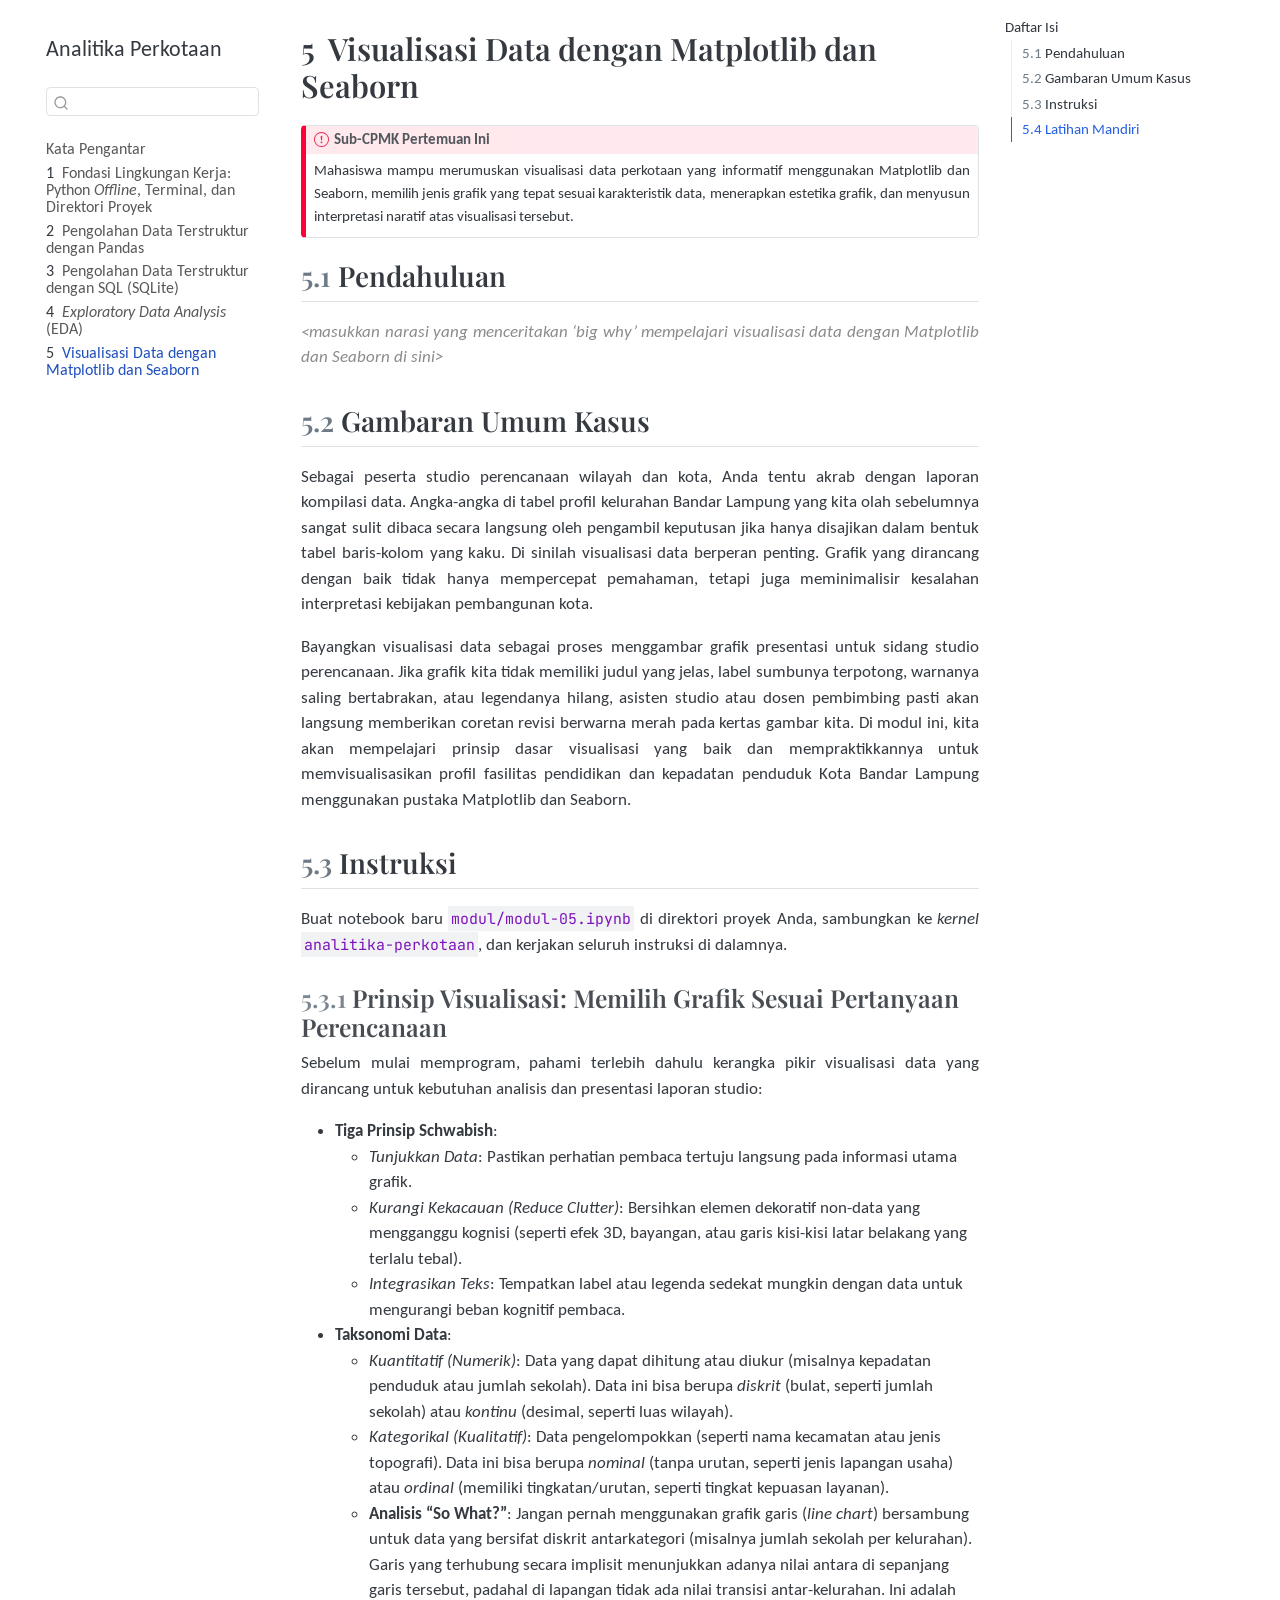
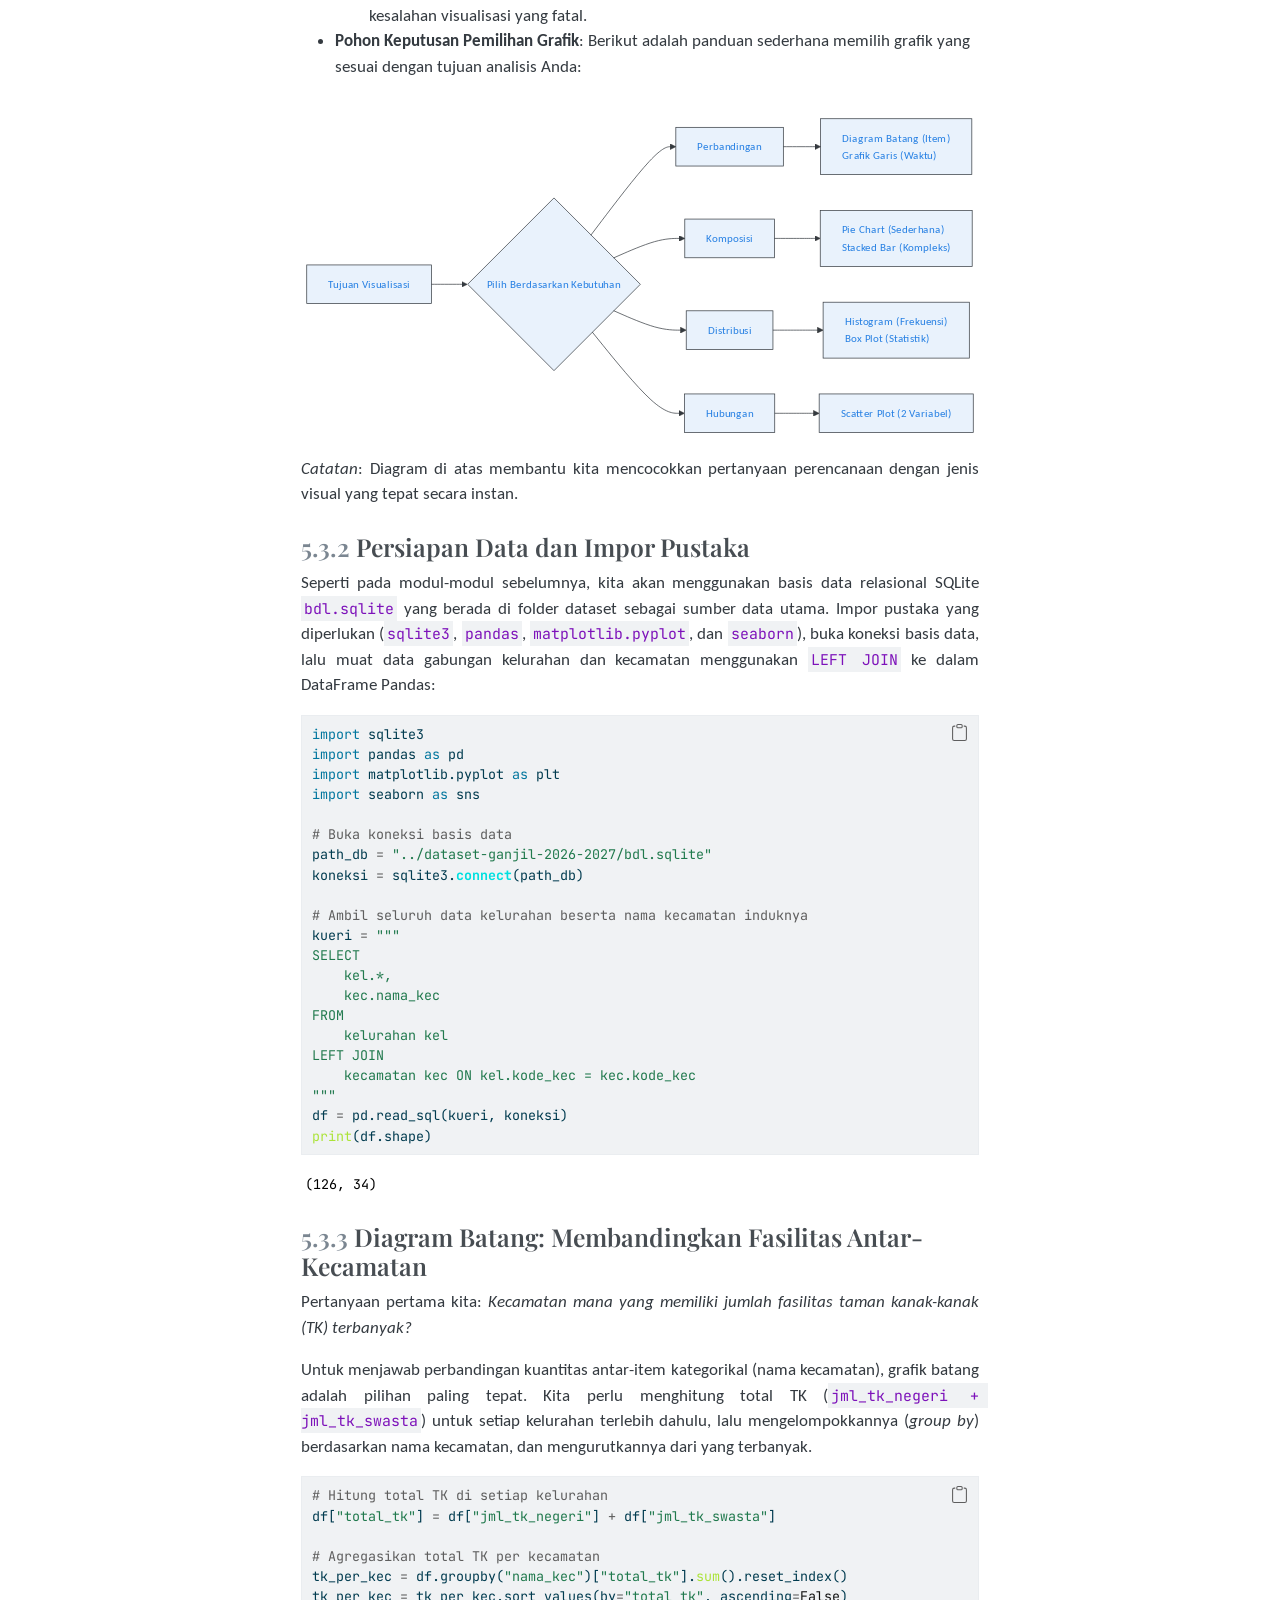
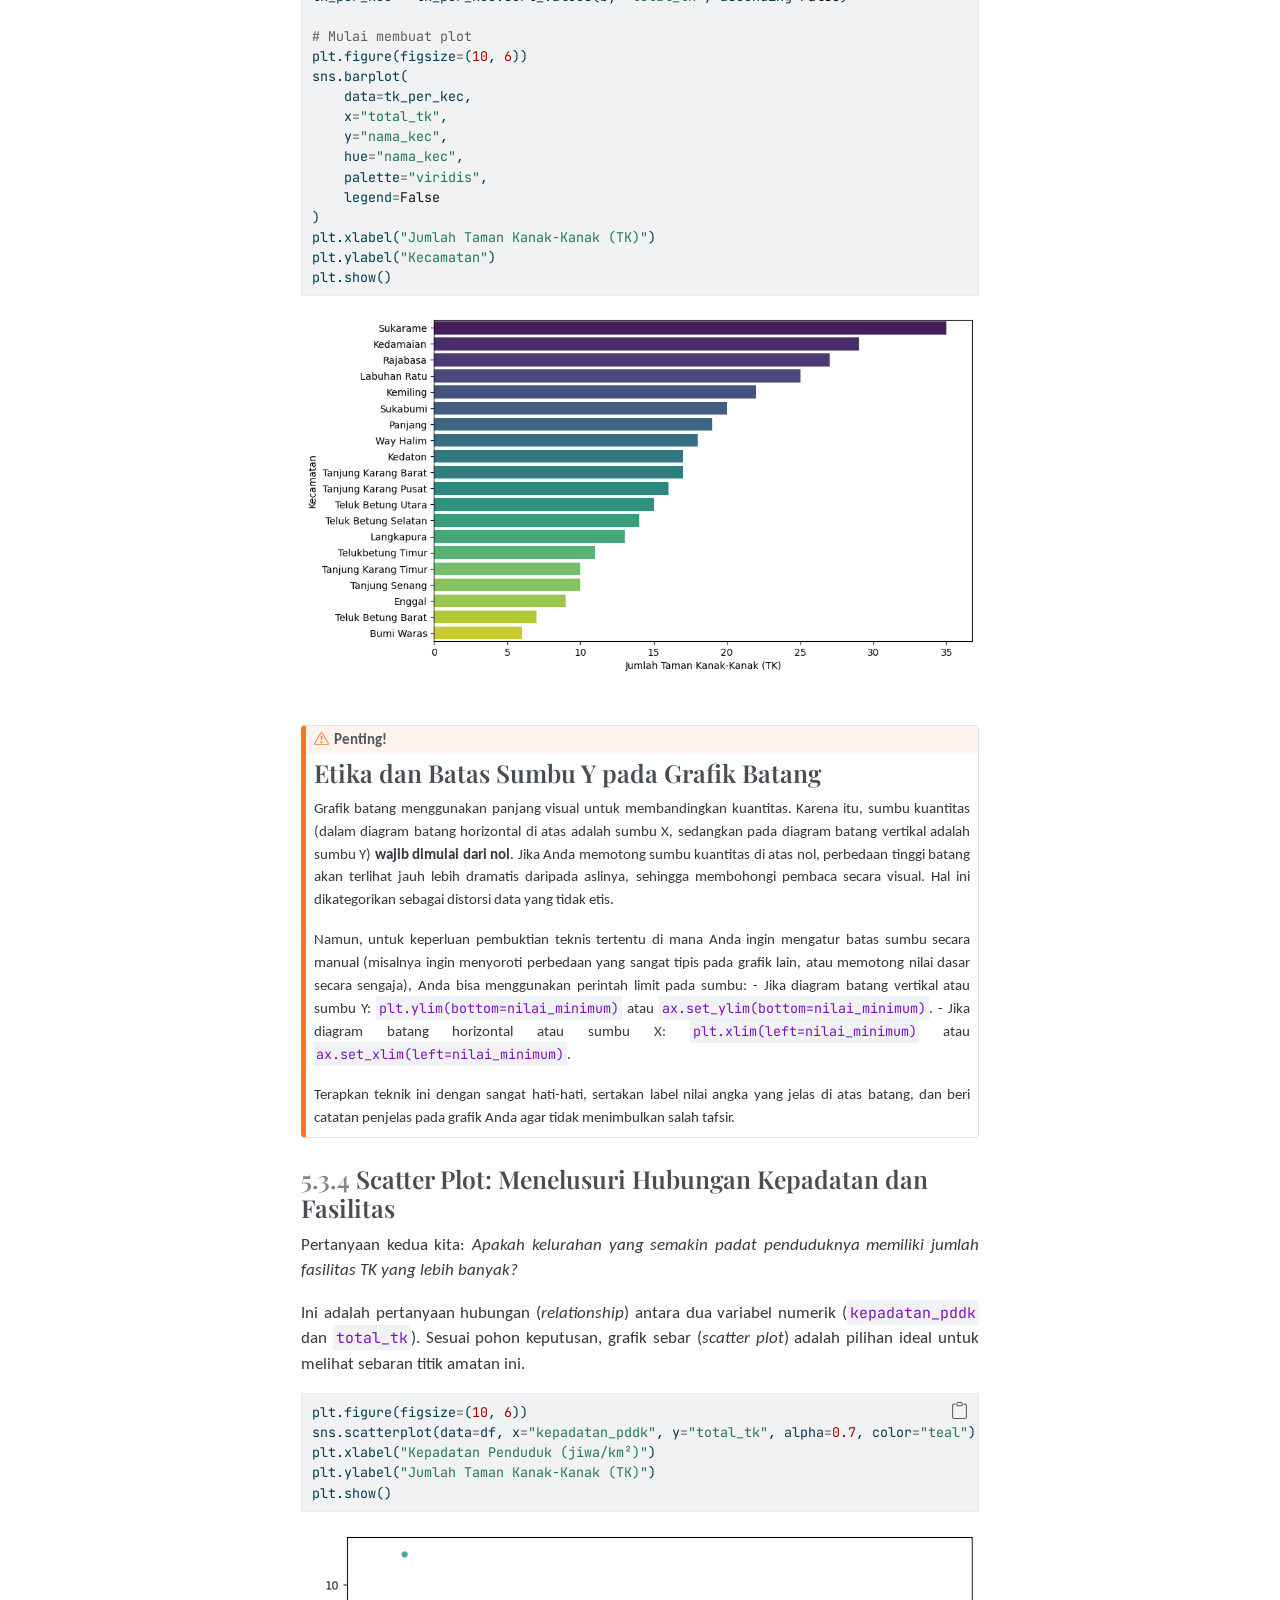
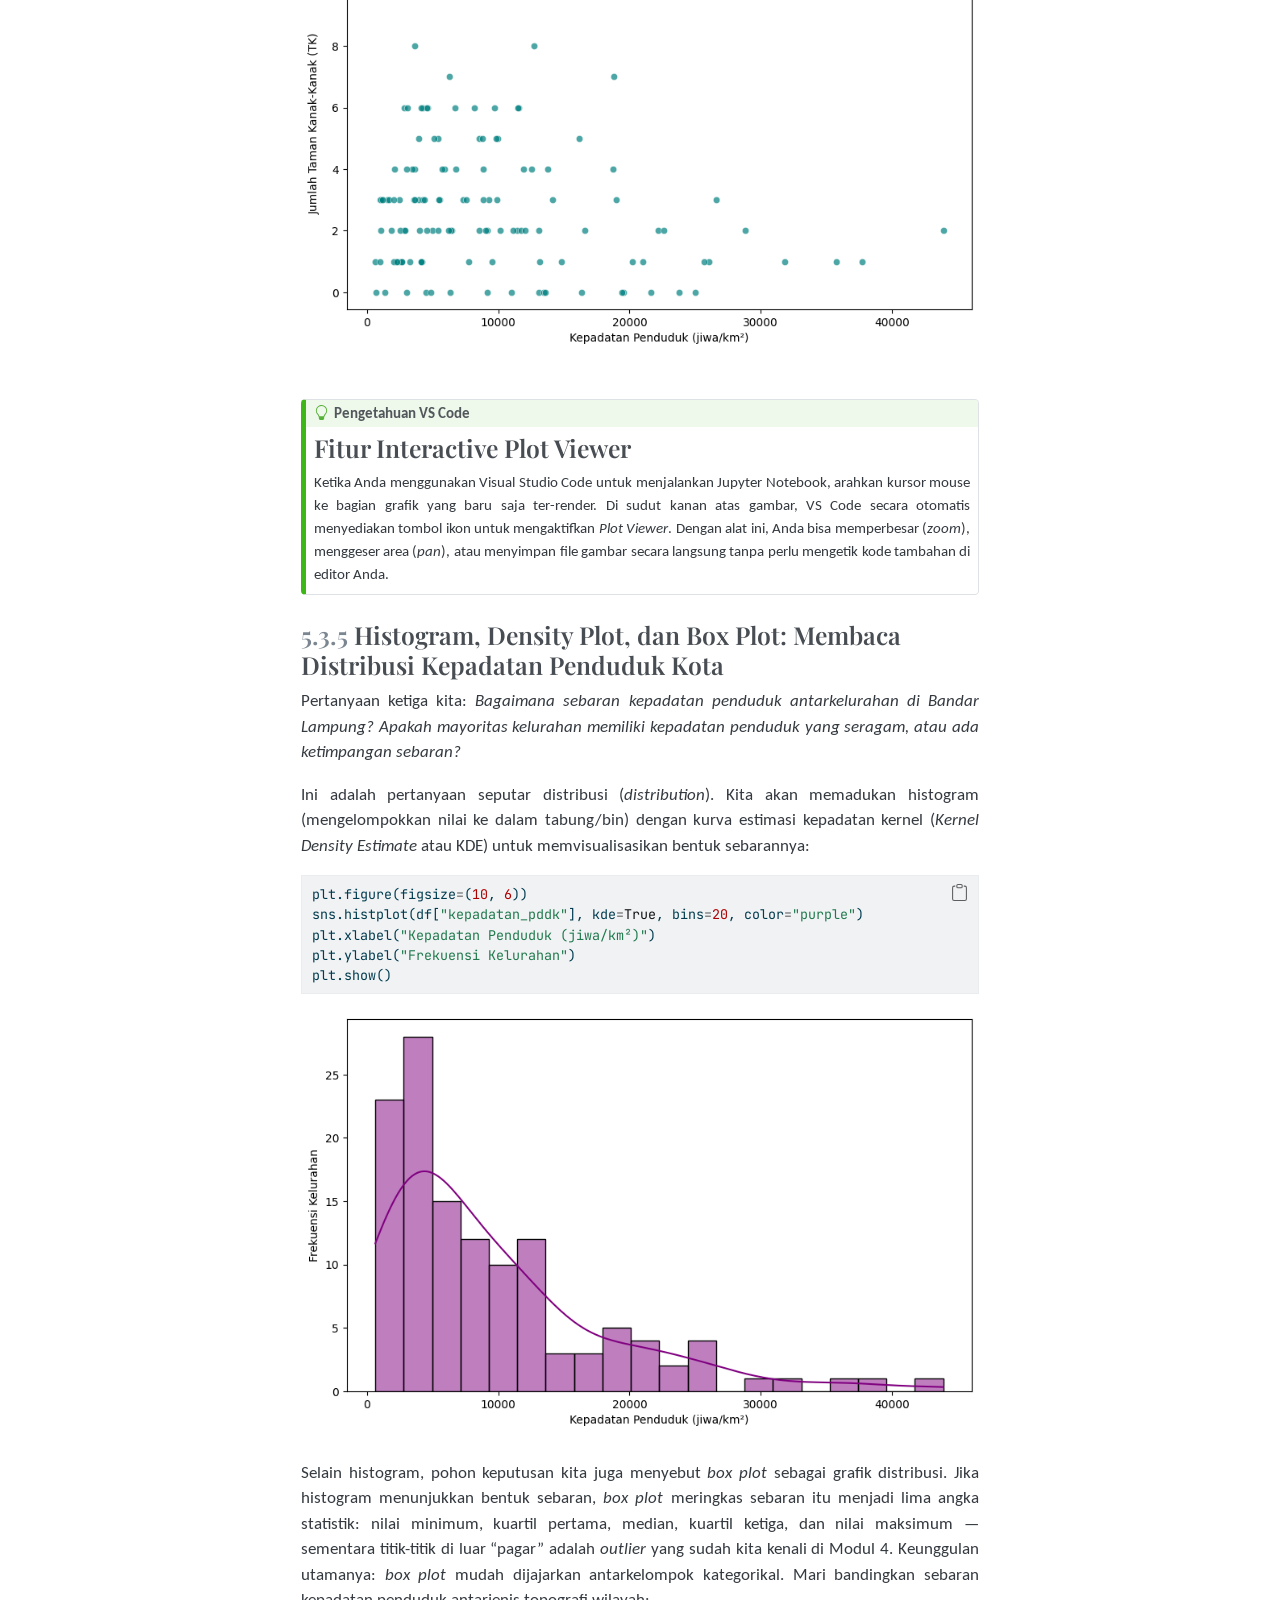
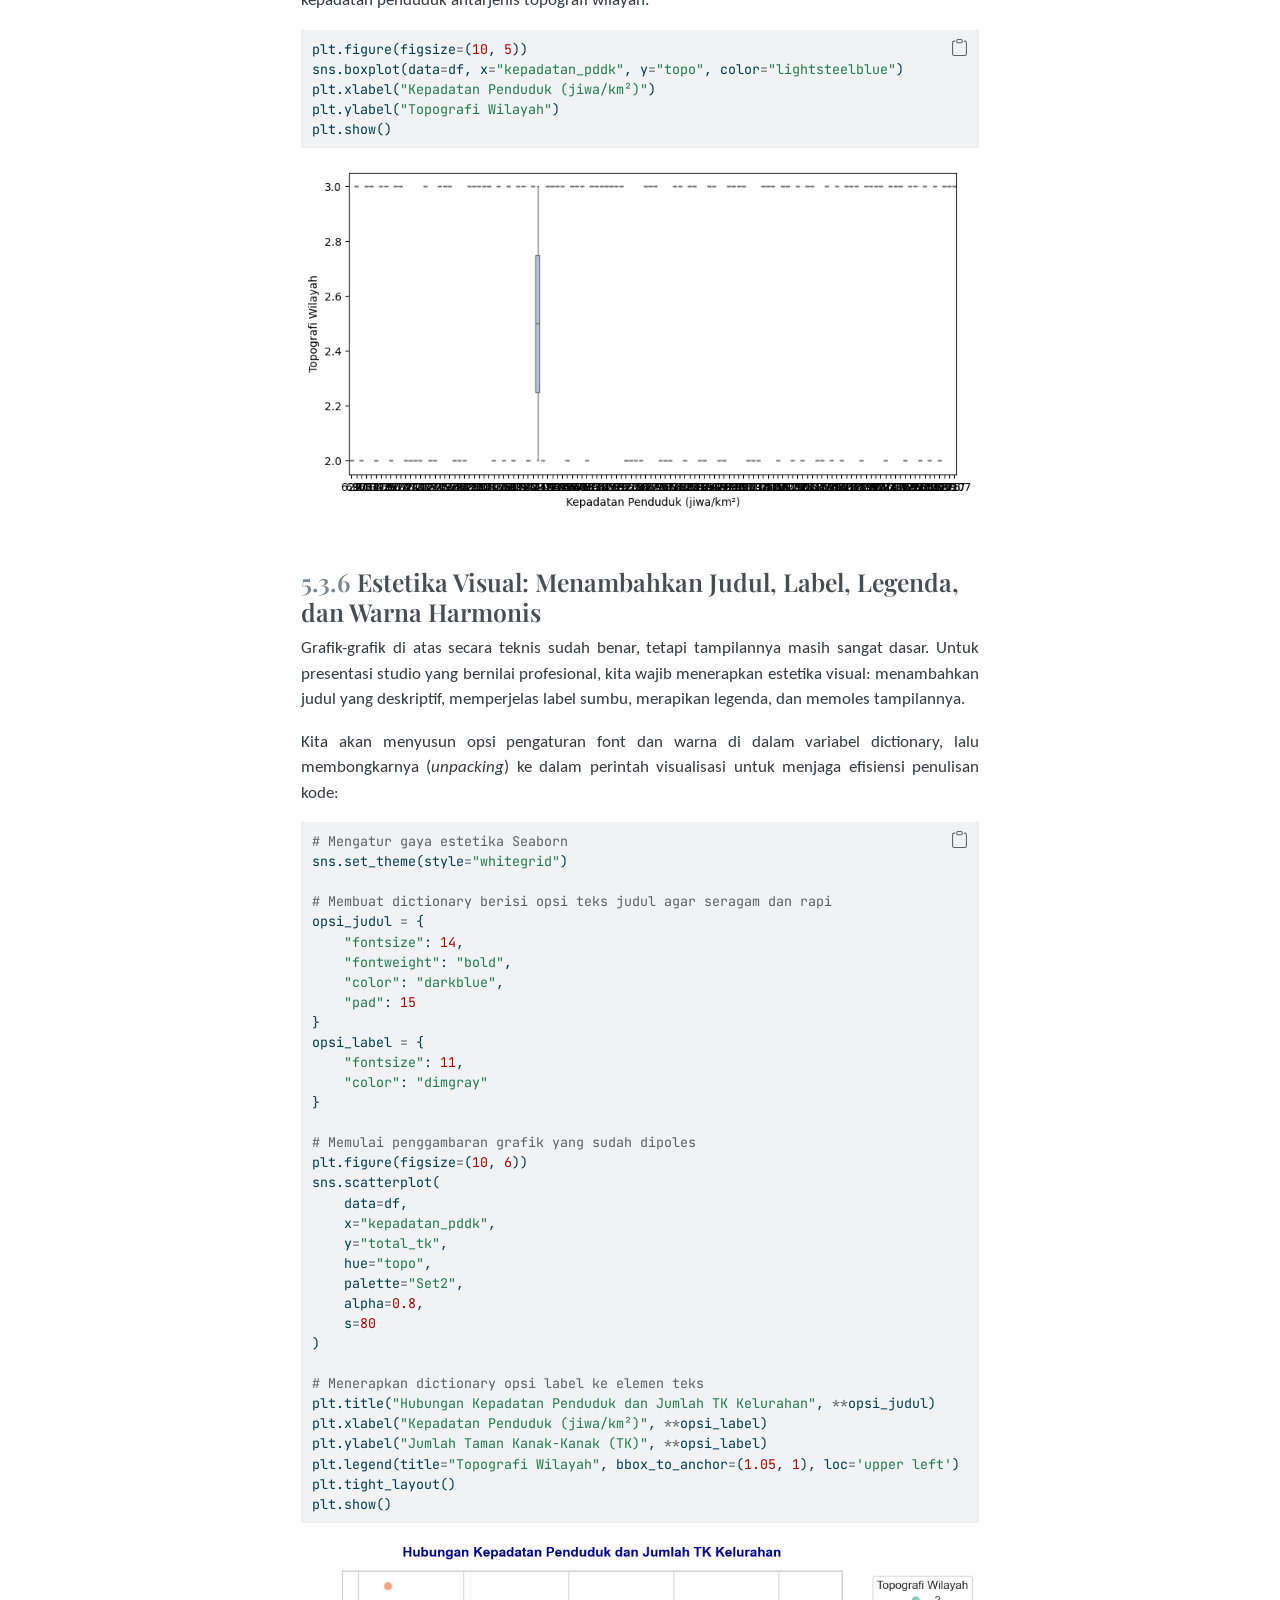
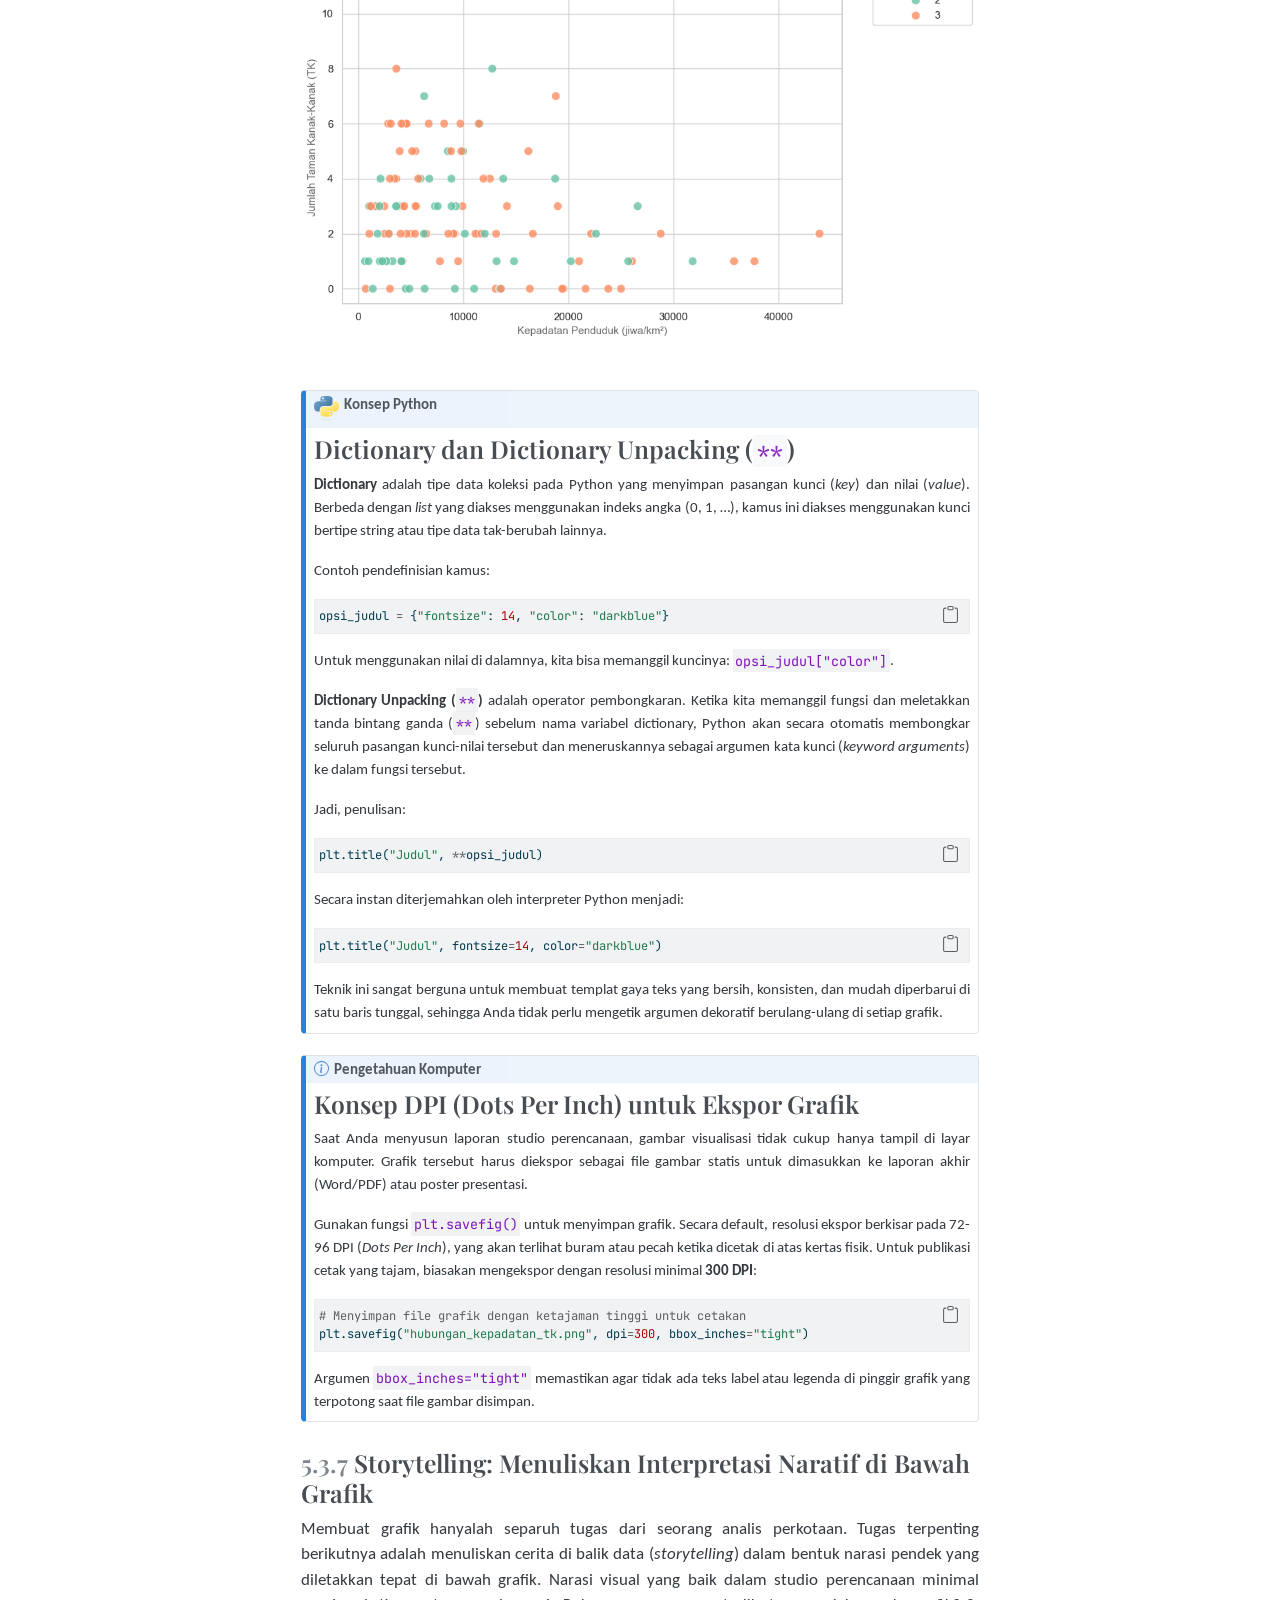
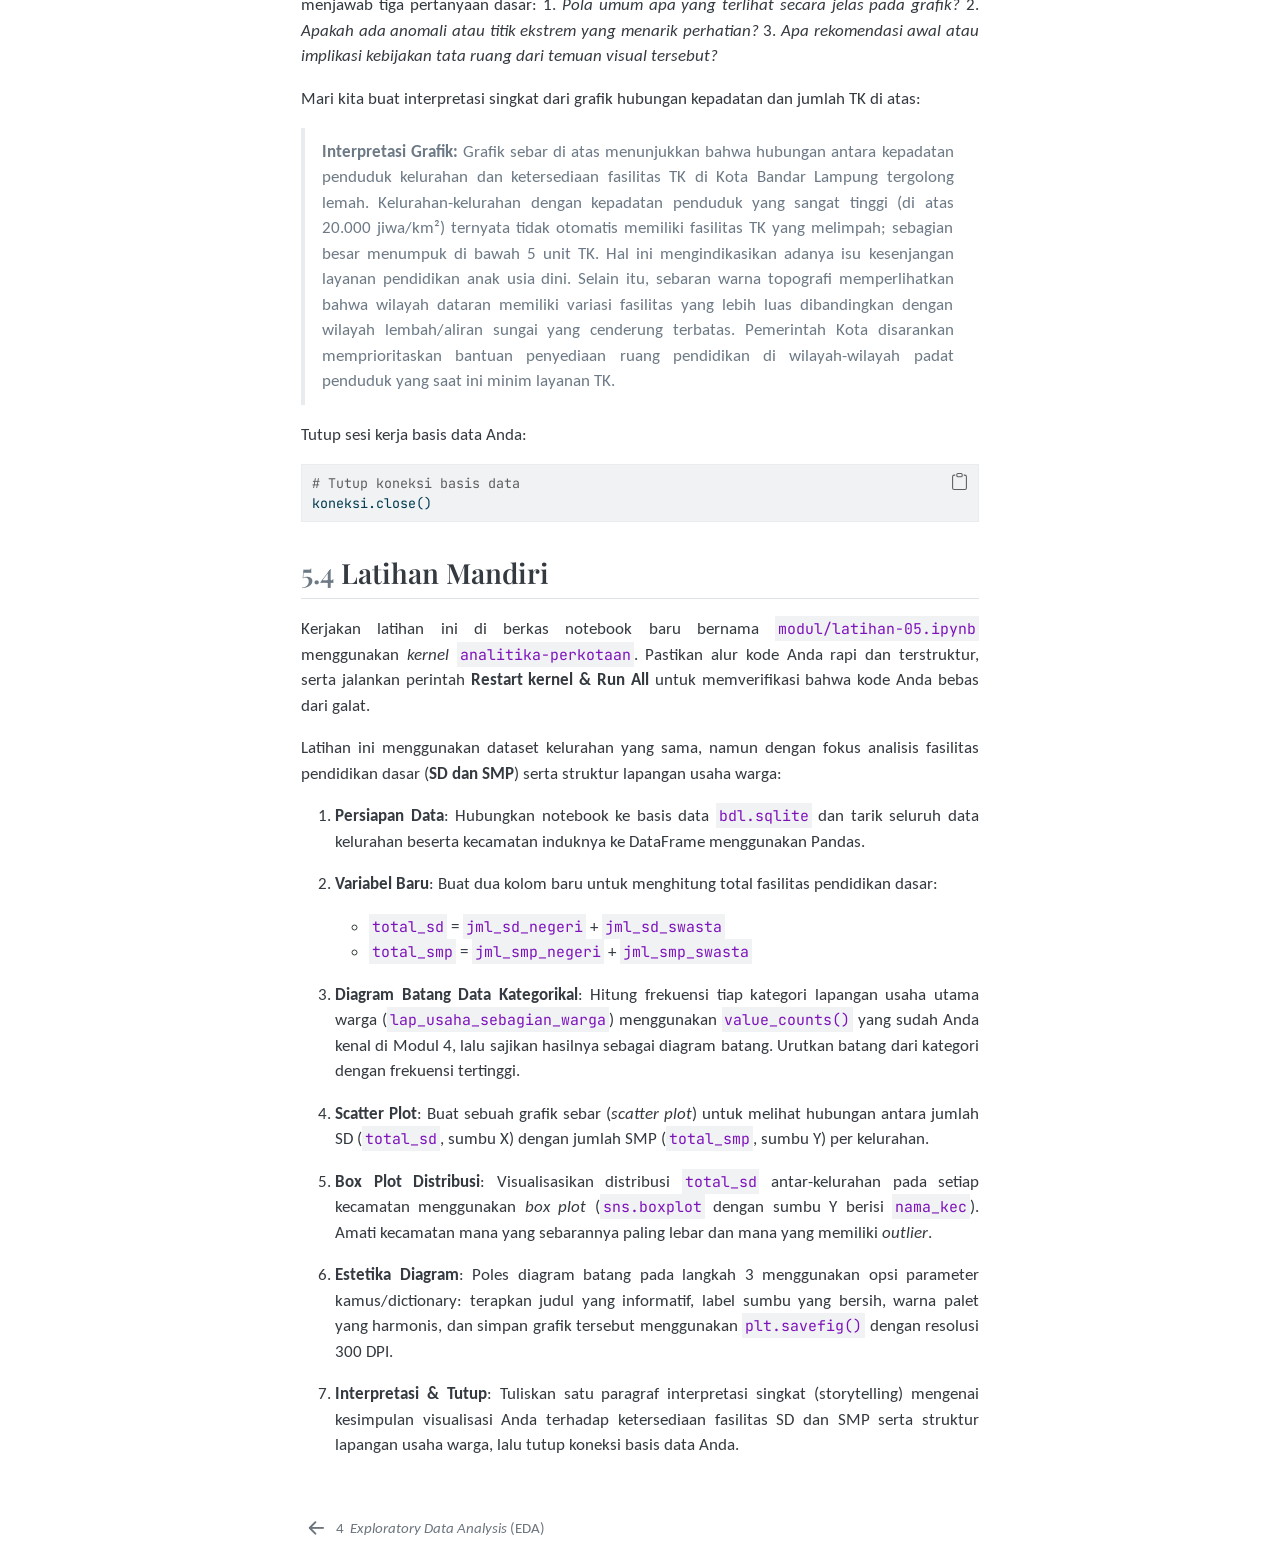
<file: docs/modul-05.html>
<!DOCTYPE html>
<html xmlns="http://www.w3.org/1999/xhtml" lang="id" xml:lang="id"><head>

<meta charset="utf-8">
<meta name="generator" content="quarto-1.9.37">

<meta name="viewport" content="width=device-width, initial-scale=1.0, user-scalable=yes">


<title>5&nbsp; Visualisasi Data dengan Matplotlib dan Seaborn – Analitika Perkotaan</title>
<style>
/* Default styles provided by pandoc.
** See https://pandoc.org/MANUAL.html#variables-for-html for config info.
*/
code{white-space: pre-wrap;}
span.smallcaps{font-variant: small-caps;}
div.columns{display: flex; gap: min(4vw, 1.5em);}
div.column{flex: auto; overflow-x: auto;}
div.hanging-indent{margin-left: 1.5em; text-indent: -1.5em;}
ul.task-list{list-style: none;}
ul.task-list li input[type="checkbox"] {
  width: 0.8em;
  margin: 0 0.8em 0.2em -1em; /* quarto-specific, see https://github.com/quarto-dev/quarto-cli/issues/4556 */ 
  vertical-align: middle;
}
/* CSS for syntax highlighting */
html { -webkit-text-size-adjust: 100%; }
pre > code.sourceCode { white-space: pre; position: relative; }
pre > code.sourceCode > span { display: inline-block; line-height: 1.25; }
pre > code.sourceCode > span:empty { height: 1.2em; }
.sourceCode { overflow: visible; }
code.sourceCode > span { color: inherit; text-decoration: inherit; }
div.sourceCode { margin: 1em 0; }
pre.sourceCode { margin: 0; }
@media screen {
div.sourceCode { overflow: auto; }
}
@media print {
pre > code.sourceCode { white-space: pre-wrap; }
pre > code.sourceCode > span { text-indent: -5em; padding-left: 5em; }
}
pre.numberSource code
  { counter-reset: source-line 0; }
pre.numberSource code > span
  { position: relative; left: -4em; counter-increment: source-line; }
pre.numberSource code > span > a:first-child::before
  { content: counter(source-line);
    position: relative; left: -1em; text-align: right; vertical-align: baseline;
    border: none; display: inline-block;
    -webkit-touch-callout: none; -webkit-user-select: none;
    -khtml-user-select: none; -moz-user-select: none;
    -ms-user-select: none; user-select: none;
    padding: 0 4px; width: 4em;
  }
pre.numberSource { margin-left: 3em;  padding-left: 4px; }
div.sourceCode
  {   }
@media screen {
pre > code.sourceCode > span > a:first-child::before { text-decoration: underline; }
}
</style>


<script src="site_libs/quarto-nav/quarto-nav.js"></script>
<script src="site_libs/quarto-nav/headroom.min.js"></script>
<script src="site_libs/clipboard/clipboard.min.js"></script>
<script src="site_libs/quarto-search/autocomplete.umd.js"></script>
<script src="site_libs/quarto-search/fuse.min.js"></script>
<script src="site_libs/quarto-search/quarto-search.js"></script>
<meta name="quarto:offset" content="./">
<link href="./modul-04.html" rel="prev">
<script src="site_libs/quarto-html/quarto.js" type="module"></script>
<script src="site_libs/quarto-html/tabsets/tabsets.js" type="module"></script>
<script src="site_libs/quarto-html/popper.min.js"></script>
<script src="site_libs/quarto-html/tippy.umd.min.js"></script>
<script src="site_libs/quarto-html/anchor.min.js"></script>
<link href="site_libs/quarto-html/tippy.css" rel="stylesheet">
<link href="site_libs/quarto-html/quarto-syntax-highlighting-7fde21fbbed941212ff23fc867eda995.css" rel="stylesheet" class="quarto-color-scheme" id="quarto-text-highlighting-styles">
<link href="site_libs/quarto-html/quarto-syntax-highlighting-dark-4b3ae02ca3d2c990793b4a58c5ee5acf.css" rel="stylesheet" class="quarto-color-scheme quarto-color-alternate" id="quarto-text-highlighting-styles">
<link href="site_libs/quarto-html/quarto-syntax-highlighting-7fde21fbbed941212ff23fc867eda995.css" rel="stylesheet" class="quarto-color-scheme-extra" id="quarto-text-highlighting-styles">
<script src="site_libs/bootstrap/bootstrap.min.js"></script>
<link href="site_libs/bootstrap/bootstrap-icons.css" rel="stylesheet">
<link href="site_libs/bootstrap/bootstrap-434d7e7f46c20ea3b5dec979eeaa14b2.min.css" rel="stylesheet" append-hash="true" class="quarto-color-scheme" id="quarto-bootstrap" data-mode="light">
<link href="site_libs/bootstrap/bootstrap-dark-434d7e7f46c20ea3b5dec979eeaa14b2.min.css" rel="stylesheet" append-hash="true" class="quarto-color-scheme quarto-color-alternate" id="quarto-bootstrap" data-mode="light">
<link href="site_libs/bootstrap/bootstrap-434d7e7f46c20ea3b5dec979eeaa14b2.min.css" rel="stylesheet" append-hash="true" class="quarto-color-scheme-extra" id="quarto-bootstrap" data-mode="light">
<script id="quarto-search-options" type="application/json">{
  "location": "sidebar",
  "copy-button": false,
  "collapse-after": 3,
  "panel-placement": "start",
  "type": "textbox",
  "limit": 50,
  "keyboard-shortcut": [
    "f",
    "/",
    "s"
  ],
  "show-item-context": false,
  "language": {
    "search-no-results-text": "Tidak ada hasil",
    "search-matching-documents-text": "dokumen cocok",
    "search-copy-link-title": "Salin tautan untuk mencari",
    "search-hide-matches-text": "Sembunyikan kecocokan lainnya",
    "search-more-match-text": "kecocokan lainnya di dokumen ini",
    "search-more-matches-text": "kecocokan lainnya di dokumen ini",
    "search-clear-button-title": "Hapus",
    "search-text-placeholder": "",
    "search-detached-cancel-button-title": "Batal",
    "search-submit-button-title": "Kirim",
    "search-label": "Mencari"
  }
}</script>
<script src="site_libs/quarto-diagram/mermaid.min.js"></script>
<script src="site_libs/quarto-diagram/mermaid-init.js"></script>
<link href="site_libs/quarto-diagram/mermaid.css" rel="stylesheet">


</head>

<body class="nav-sidebar floating quarto-light">

<div id="quarto-search-results"></div>
  <header id="quarto-header" class="headroom fixed-top">
  <nav class="quarto-secondary-nav">
    <div class="container-fluid d-flex">
      <button type="button" class="quarto-btn-toggle btn" data-bs-toggle="collapse" role="button" data-bs-target=".quarto-sidebar-collapse-item" aria-controls="quarto-sidebar" aria-expanded="false" aria-label="Alihkan bilah sisi" onclick="if (window.quartoToggleHeadroom) { window.quartoToggleHeadroom(); }">
        <i class="bi bi-layout-text-sidebar-reverse"></i>
      </button>
        <nav class="quarto-page-breadcrumbs" aria-label="breadcrumb"><ol class="breadcrumb"><li class="breadcrumb-item"><a href="./modul-05.html"><span class="chapter-number">5</span>&nbsp; <span class="chapter-title">Visualisasi Data dengan Matplotlib dan Seaborn</span></a></li></ol></nav>
        <a class="flex-grow-1" role="navigation" data-bs-toggle="collapse" data-bs-target=".quarto-sidebar-collapse-item" aria-controls="quarto-sidebar" aria-expanded="false" aria-label="Alihkan bilah sisi" onclick="if (window.quartoToggleHeadroom) { window.quartoToggleHeadroom(); }">      
        </a>
      <button type="button" class="btn quarto-search-button" aria-label="Mencari" onclick="window.quartoOpenSearch();">
        <i class="bi bi-search"></i>
      </button>
    </div>
  </nav>
</header>
<!-- content -->
<div id="quarto-content" class="quarto-container page-columns page-rows-contents page-layout-article">
<!-- sidebar -->
  <nav id="quarto-sidebar" class="sidebar collapse collapse-horizontal quarto-sidebar-collapse-item sidebar-navigation floating overflow-auto">
    <div class="pt-lg-2 mt-2 text-left sidebar-header">
    <div class="sidebar-title mb-0 py-0">
      <a href="./">Analitika Perkotaan</a> 
    </div>
      </div>
        <div class="mt-2 flex-shrink-0 align-items-center">
        <div class="sidebar-search">
        <div id="quarto-search" class="" title="Mencari"></div>
        </div>
        </div>
    <div class="sidebar-menu-container"> 
    <ul class="list-unstyled mt-1">
        <li class="sidebar-item">
  <div class="sidebar-item-container"> 
  <a href="./index.html" class="sidebar-item-text sidebar-link">
 <span class="menu-text">Kata Pengantar</span></a>
  </div>
</li>
        <li class="sidebar-item">
  <div class="sidebar-item-container"> 
  <a href="./modul-01.html" class="sidebar-item-text sidebar-link">
 <span class="menu-text"><span class="chapter-number">1</span>&nbsp; <span class="chapter-title">Fondasi Lingkungan Kerja: Python <em>Offline</em>, Terminal, dan Direktori Proyek</span></span></a>
  </div>
</li>
        <li class="sidebar-item">
  <div class="sidebar-item-container"> 
  <a href="./modul-02.html" class="sidebar-item-text sidebar-link">
 <span class="menu-text"><span class="chapter-number">2</span>&nbsp; <span class="chapter-title">Pengolahan Data Terstruktur dengan Pandas</span></span></a>
  </div>
</li>
        <li class="sidebar-item">
  <div class="sidebar-item-container"> 
  <a href="./modul-03.html" class="sidebar-item-text sidebar-link">
 <span class="menu-text"><span class="chapter-number">3</span>&nbsp; <span class="chapter-title">Pengolahan Data Terstruktur dengan SQL (SQLite)</span></span></a>
  </div>
</li>
        <li class="sidebar-item">
  <div class="sidebar-item-container"> 
  <a href="./modul-04.html" class="sidebar-item-text sidebar-link">
 <span class="menu-text"><span class="chapter-number">4</span>&nbsp; <span class="chapter-title"><em>Exploratory Data Analysis</em> (EDA)</span></span></a>
  </div>
</li>
        <li class="sidebar-item">
  <div class="sidebar-item-container"> 
  <a href="./modul-05.html" class="sidebar-item-text sidebar-link active">
 <span class="menu-text"><span class="chapter-number">5</span>&nbsp; <span class="chapter-title">Visualisasi Data dengan Matplotlib dan Seaborn</span></span></a>
  </div>
</li>
    </ul>
    </div>
</nav>
<div id="quarto-sidebar-glass" class="quarto-sidebar-collapse-item" data-bs-toggle="collapse" data-bs-target=".quarto-sidebar-collapse-item"></div>
<!-- margin-sidebar -->
    <div id="quarto-margin-sidebar" class="sidebar margin-sidebar">
        <nav id="TOC" role="doc-toc" class="toc-active">
    <h2 id="toc-title">Daftar Isi</h2>
   
  <ul>
  <li><a href="#pendahuluan" id="toc-pendahuluan" class="nav-link active" data-scroll-target="#pendahuluan"><span class="header-section-number">5.1</span> Pendahuluan</a></li>
  <li><a href="#gambaran-umum-kasus" id="toc-gambaran-umum-kasus" class="nav-link" data-scroll-target="#gambaran-umum-kasus"><span class="header-section-number">5.2</span> Gambaran Umum Kasus</a></li>
  <li><a href="#instruksi" id="toc-instruksi" class="nav-link" data-scroll-target="#instruksi"><span class="header-section-number">5.3</span> Instruksi</a>
  <ul class="collapse">
  <li><a href="#prinsip-visualisasi-memilih-grafik-sesuai-pertanyaan-perencanaan" id="toc-prinsip-visualisasi-memilih-grafik-sesuai-pertanyaan-perencanaan" class="nav-link" data-scroll-target="#prinsip-visualisasi-memilih-grafik-sesuai-pertanyaan-perencanaan"><span class="header-section-number">5.3.1</span> Prinsip Visualisasi: Memilih Grafik Sesuai Pertanyaan Perencanaan</a></li>
  <li><a href="#persiapan-data-dan-impor-pustaka" id="toc-persiapan-data-dan-impor-pustaka" class="nav-link" data-scroll-target="#persiapan-data-dan-impor-pustaka"><span class="header-section-number">5.3.2</span> Persiapan Data dan Impor Pustaka</a></li>
  <li><a href="#diagram-batang-membandingkan-fasilitas-antar-kecamatan" id="toc-diagram-batang-membandingkan-fasilitas-antar-kecamatan" class="nav-link" data-scroll-target="#diagram-batang-membandingkan-fasilitas-antar-kecamatan"><span class="header-section-number">5.3.3</span> Diagram Batang: Membandingkan Fasilitas Antar-Kecamatan</a></li>
  <li><a href="#scatter-plot-menelusuri-hubungan-kepadatan-dan-fasilitas" id="toc-scatter-plot-menelusuri-hubungan-kepadatan-dan-fasilitas" class="nav-link" data-scroll-target="#scatter-plot-menelusuri-hubungan-kepadatan-dan-fasilitas"><span class="header-section-number">5.3.4</span> Scatter Plot: Menelusuri Hubungan Kepadatan dan Fasilitas</a></li>
  <li><a href="#histogram-density-plot-dan-box-plot-membaca-distribusi-kepadatan-penduduk-kota" id="toc-histogram-density-plot-dan-box-plot-membaca-distribusi-kepadatan-penduduk-kota" class="nav-link" data-scroll-target="#histogram-density-plot-dan-box-plot-membaca-distribusi-kepadatan-penduduk-kota"><span class="header-section-number">5.3.5</span> Histogram, Density Plot, dan Box Plot: Membaca Distribusi Kepadatan Penduduk Kota</a></li>
  <li><a href="#estetika-visual-menambahkan-judul-label-legenda-dan-warna-harmonis" id="toc-estetika-visual-menambahkan-judul-label-legenda-dan-warna-harmonis" class="nav-link" data-scroll-target="#estetika-visual-menambahkan-judul-label-legenda-dan-warna-harmonis"><span class="header-section-number">5.3.6</span> Estetika Visual: Menambahkan Judul, Label, Legenda, dan Warna Harmonis</a></li>
  <li><a href="#storytelling-menuliskan-interpretasi-naratif-di-bawah-grafik" id="toc-storytelling-menuliskan-interpretasi-naratif-di-bawah-grafik" class="nav-link" data-scroll-target="#storytelling-menuliskan-interpretasi-naratif-di-bawah-grafik"><span class="header-section-number">5.3.7</span> Storytelling: Menuliskan Interpretasi Naratif di Bawah Grafik</a></li>
  </ul></li>
  <li><a href="#latihan-mandiri" id="toc-latihan-mandiri" class="nav-link" data-scroll-target="#latihan-mandiri"><span class="header-section-number">5.4</span> Latihan Mandiri</a></li>
  </ul>
</nav>
    </div>
<!-- main -->
<main class="content" id="quarto-document-content">

<header id="title-block-header" class="quarto-title-block default">
<div class="quarto-title">
<h1 class="title"><span id="sec-modul-5" class="quarto-section-identifier"><span class="chapter-number">5</span>&nbsp; <span class="chapter-title">Visualisasi Data dengan Matplotlib dan Seaborn</span></span></h1>
</div>



<div class="quarto-title-meta">

    
  
    
  </div>
  


</header>


<div class="callout callout-style-default callout-important callout-titled" title="Sub-CPMK Pertemuan Ini">
<div class="callout-header d-flex align-content-center">
<div class="callout-icon-container">
<i class="callout-icon"></i>
</div>
<div class="callout-title-container flex-fill">
<span class="screen-reader-only">Penting</span>Sub-CPMK Pertemuan Ini
</div>
</div>
<div class="callout-body-container callout-body">
<p>Mahasiswa mampu merumuskan visualisasi data perkotaan yang informatif menggunakan Matplotlib dan Seaborn, memilih jenis grafik yang tepat sesuai karakteristik data, menerapkan estetika grafik, dan menyusun interpretasi naratif atas visualisasi tersebut.</p>
</div>
</div>
<section id="pendahuluan" class="level2" data-number="5.1">
<h2 data-number="5.1" class="anchored" data-anchor-id="pendahuluan"><span class="header-section-number">5.1</span> Pendahuluan</h2>
<p><span class="teks-placeholder" style="color: #8a8a8a;">&lt;masukkan narasi yang menceritakan ‘big why’ mempelajari visualisasi data dengan Matplotlib dan Seaborn di sini&gt;</span></p>
</section>
<section id="gambaran-umum-kasus" class="level2" data-number="5.2">
<h2 data-number="5.2" class="anchored" data-anchor-id="gambaran-umum-kasus"><span class="header-section-number">5.2</span> Gambaran Umum Kasus</h2>
<p>Sebagai peserta studio perencanaan wilayah dan kota, Anda tentu akrab dengan laporan kompilasi data. Angka-angka di tabel profil kelurahan Bandar Lampung yang kita olah sebelumnya sangat sulit dibaca secara langsung oleh pengambil keputusan jika hanya disajikan dalam bentuk tabel baris-kolom yang kaku. Di sinilah visualisasi data berperan penting. Grafik yang dirancang dengan baik tidak hanya mempercepat pemahaman, tetapi juga meminimalisir kesalahan interpretasi kebijakan pembangunan kota.</p>
<p>Bayangkan visualisasi data sebagai proses menggambar grafik presentasi untuk sidang studio perencanaan. Jika grafik kita tidak memiliki judul yang jelas, label sumbunya terpotong, warnanya saling bertabrakan, atau legendanya hilang, asisten studio atau dosen pembimbing pasti akan langsung memberikan coretan revisi berwarna merah pada kertas gambar kita. Di modul ini, kita akan mempelajari prinsip dasar visualisasi yang baik dan mempraktikkannya untuk memvisualisasikan profil fasilitas pendidikan dan kepadatan penduduk Kota Bandar Lampung menggunakan pustaka Matplotlib dan Seaborn.</p>
</section>
<section id="instruksi" class="level2" data-number="5.3">
<h2 data-number="5.3" class="anchored" data-anchor-id="instruksi"><span class="header-section-number">5.3</span> Instruksi</h2>
<p>Buat notebook baru <code>modul/modul-05.ipynb</code> di direktori proyek Anda, sambungkan ke <em>kernel</em> <code>analitika-perkotaan</code>, dan kerjakan seluruh instruksi di dalamnya.</p>
<section id="prinsip-visualisasi-memilih-grafik-sesuai-pertanyaan-perencanaan" class="level3" data-number="5.3.1">
<h3 data-number="5.3.1" class="anchored" data-anchor-id="prinsip-visualisasi-memilih-grafik-sesuai-pertanyaan-perencanaan"><span class="header-section-number">5.3.1</span> Prinsip Visualisasi: Memilih Grafik Sesuai Pertanyaan Perencanaan</h3>
<p>Sebelum mulai memprogram, pahami terlebih dahulu kerangka pikir visualisasi data yang dirancang untuk kebutuhan analisis dan presentasi laporan studio:</p>
<ul>
<li><strong>Tiga Prinsip Schwabish</strong>:
<ul>
<li><em>Tunjukkan Data</em>: Pastikan perhatian pembaca tertuju langsung pada informasi utama grafik.</li>
<li><em>Kurangi Kekacauan (Reduce Clutter)</em>: Bersihkan elemen dekoratif non-data yang mengganggu kognisi (seperti efek 3D, bayangan, atau garis kisi-kisi latar belakang yang terlalu tebal).</li>
<li><em>Integrasikan Teks</em>: Tempatkan label atau legenda sedekat mungkin dengan data untuk mengurangi beban kognitif pembaca.</li>
</ul></li>
<li><strong>Taksonomi Data</strong>:
<ul>
<li><em>Kuantitatif (Numerik)</em>: Data yang dapat dihitung atau diukur (misalnya kepadatan penduduk atau jumlah sekolah). Data ini bisa berupa <em>diskrit</em> (bulat, seperti jumlah sekolah) atau <em>kontinu</em> (desimal, seperti luas wilayah).</li>
<li><em>Kategorikal (Kualitatif)</em>: Data pengelompokkan (seperti nama kecamatan atau jenis topografi). Data ini bisa berupa <em>nominal</em> (tanpa urutan, seperti jenis lapangan usaha) atau <em>ordinal</em> (memiliki tingkatan/urutan, seperti tingkat kepuasan layanan).</li>
<li><strong>Analisis “So What?”</strong>: Jangan pernah menggunakan grafik garis (<em>line chart</em>) bersambung untuk data yang bersifat diskrit antarkategori (misalnya jumlah sekolah per kelurahan). Garis yang terhubung secara implisit menunjukkan adanya nilai antara di sepanjang garis tersebut, padahal di lapangan tidak ada nilai transisi antar-kelurahan. Ini adalah kesalahan visualisasi yang fatal.</li>
</ul></li>
<li><strong>Pohon Keputusan Pemilihan Grafik</strong>: Berikut adalah panduan sederhana memilih grafik yang sesuai dengan tujuan analisis Anda:</li>
</ul>
<div class="cell" data-fig-width="6" data-layout-align="default">
<div class="cell-output-display">
<div>
<p></p><figure class="figure"><p></p>
<div>
<pre class="mermaid mermaid-js">flowchart LR
    A["Tujuan Visualisasi"] --&gt; B{"Pilih Berdasarkan Kebutuhan"}
    B --&gt; C["Perbandingan"] --&gt; C1["Diagram Batang (Item)&lt;br&gt;Grafik Garis (Waktu)"]
    B --&gt; D["Komposisi"] --&gt; D1["Pie Chart (Sederhana)&lt;br&gt;Stacked Bar (Kompleks)"]
    B --&gt; E["Distribusi"] --&gt; E1["Histogram (Frekuensi)&lt;br&gt;Box Plot (Statistik)"]
    B --&gt; F["Hubungan"] --&gt; F1["Scatter Plot (2 Variabel)"]
</pre>
</div>
<p></p></figure><p></p>
</div>
</div>
</div>
<p><em>Catatan</em>: Diagram di atas membantu kita mencocokkan pertanyaan perencanaan dengan jenis visual yang tepat secara instan.</p>
</section>
<section id="persiapan-data-dan-impor-pustaka" class="level3" data-number="5.3.2">
<h3 data-number="5.3.2" class="anchored" data-anchor-id="persiapan-data-dan-impor-pustaka"><span class="header-section-number">5.3.2</span> Persiapan Data dan Impor Pustaka</h3>
<p>Seperti pada modul-modul sebelumnya, kita akan menggunakan basis data relasional SQLite <code>bdl.sqlite</code> yang berada di folder dataset sebagai sumber data utama. Impor pustaka yang diperlukan (<code>sqlite3</code>, <code>pandas</code>, <code>matplotlib.pyplot</code>, dan <code>seaborn</code>), buka koneksi basis data, lalu muat data gabungan kelurahan dan kecamatan menggunakan <code>LEFT JOIN</code> ke dalam DataFrame Pandas:</p>
<div id="m5-cell-6" class="cell" data-quarto-private-1="{&quot;key&quot;:&quot;execution&quot;,&quot;value&quot;:{&quot;iopub.execute_input&quot;:&quot;2026-07-19T14:35:05.200408Z&quot;,&quot;iopub.status.busy&quot;:&quot;2026-07-19T14:35:05.200164Z&quot;,&quot;iopub.status.idle&quot;:&quot;2026-07-19T14:35:07.732603Z&quot;,&quot;shell.execute_reply&quot;:&quot;2026-07-19T14:35:07.731050Z&quot;}}" data-execution_count="1">
<div class="code-copy-outer-scaffold"><div class="sourceCode cell-code" id="cb1"><pre class="sourceCode python code-with-copy"><code class="sourceCode python"><span id="cb1-1"><a href="#cb1-1" aria-hidden="true" tabindex="-1"></a><span class="im">import</span> sqlite3</span>
<span id="cb1-2"><a href="#cb1-2" aria-hidden="true" tabindex="-1"></a><span class="im">import</span> pandas <span class="im">as</span> pd</span>
<span id="cb1-3"><a href="#cb1-3" aria-hidden="true" tabindex="-1"></a><span class="im">import</span> matplotlib.pyplot <span class="im">as</span> plt</span>
<span id="cb1-4"><a href="#cb1-4" aria-hidden="true" tabindex="-1"></a><span class="im">import</span> seaborn <span class="im">as</span> sns</span>
<span id="cb1-5"><a href="#cb1-5" aria-hidden="true" tabindex="-1"></a></span>
<span id="cb1-6"><a href="#cb1-6" aria-hidden="true" tabindex="-1"></a><span class="co"># Buka koneksi basis data</span></span>
<span id="cb1-7"><a href="#cb1-7" aria-hidden="true" tabindex="-1"></a>path_db <span class="op">=</span> <span class="st">"../dataset-ganjil-2026-2027/bdl.sqlite"</span></span>
<span id="cb1-8"><a href="#cb1-8" aria-hidden="true" tabindex="-1"></a>koneksi <span class="op">=</span> sqlite3.<span class="ex">connect</span>(path_db)</span>
<span id="cb1-9"><a href="#cb1-9" aria-hidden="true" tabindex="-1"></a></span>
<span id="cb1-10"><a href="#cb1-10" aria-hidden="true" tabindex="-1"></a><span class="co"># Ambil seluruh data kelurahan beserta nama kecamatan induknya</span></span>
<span id="cb1-11"><a href="#cb1-11" aria-hidden="true" tabindex="-1"></a>kueri <span class="op">=</span> <span class="st">"""</span></span>
<span id="cb1-12"><a href="#cb1-12" aria-hidden="true" tabindex="-1"></a><span class="st">SELECT </span></span>
<span id="cb1-13"><a href="#cb1-13" aria-hidden="true" tabindex="-1"></a><span class="st">    kel.*, </span></span>
<span id="cb1-14"><a href="#cb1-14" aria-hidden="true" tabindex="-1"></a><span class="st">    kec.nama_kec </span></span>
<span id="cb1-15"><a href="#cb1-15" aria-hidden="true" tabindex="-1"></a><span class="st">FROM </span></span>
<span id="cb1-16"><a href="#cb1-16" aria-hidden="true" tabindex="-1"></a><span class="st">    kelurahan kel</span></span>
<span id="cb1-17"><a href="#cb1-17" aria-hidden="true" tabindex="-1"></a><span class="st">LEFT JOIN </span></span>
<span id="cb1-18"><a href="#cb1-18" aria-hidden="true" tabindex="-1"></a><span class="st">    kecamatan kec ON kel.kode_kec = kec.kode_kec</span></span>
<span id="cb1-19"><a href="#cb1-19" aria-hidden="true" tabindex="-1"></a><span class="st">"""</span></span>
<span id="cb1-20"><a href="#cb1-20" aria-hidden="true" tabindex="-1"></a>df <span class="op">=</span> pd.read_sql(kueri, koneksi)</span>
<span id="cb1-21"><a href="#cb1-21" aria-hidden="true" tabindex="-1"></a><span class="bu">print</span>(df.shape)</span></code></pre></div><button title="Salin ke Papan Klip" class="code-copy-button"><i class="bi"></i></button></div>
<div class="cell-output cell-output-stdout">
<pre><code>(126, 34)</code></pre>
</div>
</div>
</section>
<section id="diagram-batang-membandingkan-fasilitas-antar-kecamatan" class="level3" data-number="5.3.3">
<h3 data-number="5.3.3" class="anchored" data-anchor-id="diagram-batang-membandingkan-fasilitas-antar-kecamatan"><span class="header-section-number">5.3.3</span> Diagram Batang: Membandingkan Fasilitas Antar-Kecamatan</h3>
<p>Pertanyaan pertama kita: <em>Kecamatan mana yang memiliki jumlah fasilitas taman kanak-kanak (TK) terbanyak?</em></p>
<p>Untuk menjawab perbandingan kuantitas antar-item kategorikal (nama kecamatan), grafik batang adalah pilihan paling tepat. Kita perlu menghitung total TK (<code>jml_tk_negeri + jml_tk_swasta</code>) untuk setiap kelurahan terlebih dahulu, lalu mengelompokkannya (<em>group by</em>) berdasarkan nama kecamatan, dan mengurutkannya dari yang terbanyak.</p>
<div id="m5-cell-8" class="cell" data-quarto-private-1="{&quot;key&quot;:&quot;execution&quot;,&quot;value&quot;:{&quot;iopub.execute_input&quot;:&quot;2026-07-19T14:35:07.736156Z&quot;,&quot;iopub.status.busy&quot;:&quot;2026-07-19T14:35:07.735543Z&quot;,&quot;iopub.status.idle&quot;:&quot;2026-07-19T14:35:08.477536Z&quot;,&quot;shell.execute_reply&quot;:&quot;2026-07-19T14:35:08.476311Z&quot;}}" data-execution_count="2">
<div class="code-copy-outer-scaffold"><div class="sourceCode cell-code" id="cb3"><pre class="sourceCode python code-with-copy"><code class="sourceCode python"><span id="cb3-1"><a href="#cb3-1" aria-hidden="true" tabindex="-1"></a><span class="co"># Hitung total TK di setiap kelurahan</span></span>
<span id="cb3-2"><a href="#cb3-2" aria-hidden="true" tabindex="-1"></a>df[<span class="st">"total_tk"</span>] <span class="op">=</span> df[<span class="st">"jml_tk_negeri"</span>] <span class="op">+</span> df[<span class="st">"jml_tk_swasta"</span>]</span>
<span id="cb3-3"><a href="#cb3-3" aria-hidden="true" tabindex="-1"></a></span>
<span id="cb3-4"><a href="#cb3-4" aria-hidden="true" tabindex="-1"></a><span class="co"># Agregasikan total TK per kecamatan</span></span>
<span id="cb3-5"><a href="#cb3-5" aria-hidden="true" tabindex="-1"></a>tk_per_kec <span class="op">=</span> df.groupby(<span class="st">"nama_kec"</span>)[<span class="st">"total_tk"</span>].<span class="bu">sum</span>().reset_index()</span>
<span id="cb3-6"><a href="#cb3-6" aria-hidden="true" tabindex="-1"></a>tk_per_kec <span class="op">=</span> tk_per_kec.sort_values(by<span class="op">=</span><span class="st">"total_tk"</span>, ascending<span class="op">=</span><span class="va">False</span>)</span>
<span id="cb3-7"><a href="#cb3-7" aria-hidden="true" tabindex="-1"></a></span>
<span id="cb3-8"><a href="#cb3-8" aria-hidden="true" tabindex="-1"></a><span class="co"># Mulai membuat plot</span></span>
<span id="cb3-9"><a href="#cb3-9" aria-hidden="true" tabindex="-1"></a>plt.figure(figsize<span class="op">=</span>(<span class="dv">10</span>, <span class="dv">6</span>))</span>
<span id="cb3-10"><a href="#cb3-10" aria-hidden="true" tabindex="-1"></a>sns.barplot(</span>
<span id="cb3-11"><a href="#cb3-11" aria-hidden="true" tabindex="-1"></a>    data<span class="op">=</span>tk_per_kec,</span>
<span id="cb3-12"><a href="#cb3-12" aria-hidden="true" tabindex="-1"></a>    x<span class="op">=</span><span class="st">"total_tk"</span>,</span>
<span id="cb3-13"><a href="#cb3-13" aria-hidden="true" tabindex="-1"></a>    y<span class="op">=</span><span class="st">"nama_kec"</span>,</span>
<span id="cb3-14"><a href="#cb3-14" aria-hidden="true" tabindex="-1"></a>    hue<span class="op">=</span><span class="st">"nama_kec"</span>,</span>
<span id="cb3-15"><a href="#cb3-15" aria-hidden="true" tabindex="-1"></a>    palette<span class="op">=</span><span class="st">"viridis"</span>,</span>
<span id="cb3-16"><a href="#cb3-16" aria-hidden="true" tabindex="-1"></a>    legend<span class="op">=</span><span class="va">False</span></span>
<span id="cb3-17"><a href="#cb3-17" aria-hidden="true" tabindex="-1"></a>)</span>
<span id="cb3-18"><a href="#cb3-18" aria-hidden="true" tabindex="-1"></a>plt.xlabel(<span class="st">"Jumlah Taman Kanak-Kanak (TK)"</span>)</span>
<span id="cb3-19"><a href="#cb3-19" aria-hidden="true" tabindex="-1"></a>plt.ylabel(<span class="st">"Kecamatan"</span>)</span>
<span id="cb3-20"><a href="#cb3-20" aria-hidden="true" tabindex="-1"></a>plt.show()</span></code></pre></div><button title="Salin ke Papan Klip" class="code-copy-button"><i class="bi"></i></button></div>
<div class="cell-output cell-output-display">
<div>
<figure class="figure">
<p><img src="modul-05_files/figure-html/cell-3-output-1.png" class="img-fluid figure-img"></p>
</figure>
</div>
</div>
</div>
<div class="callout callout-style-default callout-warning callout-titled" title="Penting!">
<div class="callout-header d-flex align-content-center">
<div class="callout-icon-container">
<i class="callout-icon"></i>
</div>
<div class="callout-title-container flex-fill">
<span class="screen-reader-only">Perhatian</span>Penting!
</div>
</div>
<section id="etika-dan-batas-sumbu-y-pada-grafik-batang" class="level3 unnumbered unlisted callout-body-container callout-body">
<h3 class="unnumbered unlisted anchored" data-anchor-id="etika-dan-batas-sumbu-y-pada-grafik-batang">Etika dan Batas Sumbu Y pada Grafik Batang</h3>
<p>Grafik batang menggunakan panjang visual untuk membandingkan kuantitas. Karena itu, sumbu kuantitas (dalam diagram batang horizontal di atas adalah sumbu X, sedangkan pada diagram batang vertikal adalah sumbu Y) <strong>wajib dimulai dari nol</strong>. Jika Anda memotong sumbu kuantitas di atas nol, perbedaan tinggi batang akan terlihat jauh lebih dramatis daripada aslinya, sehingga membohongi pembaca secara visual. Hal ini dikategorikan sebagai distorsi data yang tidak etis.</p>
<p>Namun, untuk keperluan pembuktian teknis tertentu di mana Anda ingin mengatur batas sumbu secara manual (misalnya ingin menyoroti perbedaan yang sangat tipis pada grafik lain, atau memotong nilai dasar secara sengaja), Anda bisa menggunakan perintah limit pada sumbu: - Jika diagram batang vertikal atau sumbu Y: <code>plt.ylim(bottom=nilai_minimum)</code> atau <code>ax.set_ylim(bottom=nilai_minimum)</code>. - Jika diagram batang horizontal atau sumbu X: <code>plt.xlim(left=nilai_minimum)</code> atau <code>ax.set_xlim(left=nilai_minimum)</code>.</p>
<p>Terapkan teknik ini dengan sangat hati-hati, sertakan label nilai angka yang jelas di atas batang, dan beri catatan penjelas pada grafik Anda agar tidak menimbulkan salah tafsir.</p>
</section>
</div>
</section>
<section id="scatter-plot-menelusuri-hubungan-kepadatan-dan-fasilitas" class="level3" data-number="5.3.4">
<h3 data-number="5.3.4" class="anchored" data-anchor-id="scatter-plot-menelusuri-hubungan-kepadatan-dan-fasilitas"><span class="header-section-number">5.3.4</span> Scatter Plot: Menelusuri Hubungan Kepadatan dan Fasilitas</h3>
<p>Pertanyaan kedua kita: <em>Apakah kelurahan yang semakin padat penduduknya memiliki jumlah fasilitas TK yang lebih banyak?</em></p>
<p>Ini adalah pertanyaan hubungan (<em>relationship</em>) antara dua variabel numerik (<code>kepadatan_pddk</code> dan <code>total_tk</code>). Sesuai pohon keputusan, grafik sebar (<em>scatter plot</em>) adalah pilihan ideal untuk melihat sebaran titik amatan ini.</p>
<div id="m5-cell-11" class="cell" data-quarto-private-1="{&quot;key&quot;:&quot;execution&quot;,&quot;value&quot;:{&quot;iopub.execute_input&quot;:&quot;2026-07-19T14:35:08.480254Z&quot;,&quot;iopub.status.busy&quot;:&quot;2026-07-19T14:35:08.480022Z&quot;,&quot;iopub.status.idle&quot;:&quot;2026-07-19T14:35:08.611867Z&quot;,&quot;shell.execute_reply&quot;:&quot;2026-07-19T14:35:08.610851Z&quot;}}" data-execution_count="3">
<div class="code-copy-outer-scaffold"><div class="sourceCode cell-code" id="cb4"><pre class="sourceCode python code-with-copy"><code class="sourceCode python"><span id="cb4-1"><a href="#cb4-1" aria-hidden="true" tabindex="-1"></a>plt.figure(figsize<span class="op">=</span>(<span class="dv">10</span>, <span class="dv">6</span>))</span>
<span id="cb4-2"><a href="#cb4-2" aria-hidden="true" tabindex="-1"></a>sns.scatterplot(data<span class="op">=</span>df, x<span class="op">=</span><span class="st">"kepadatan_pddk"</span>, y<span class="op">=</span><span class="st">"total_tk"</span>, alpha<span class="op">=</span><span class="fl">0.7</span>, color<span class="op">=</span><span class="st">"teal"</span>)</span>
<span id="cb4-3"><a href="#cb4-3" aria-hidden="true" tabindex="-1"></a>plt.xlabel(<span class="st">"Kepadatan Penduduk (jiwa/km²)"</span>)</span>
<span id="cb4-4"><a href="#cb4-4" aria-hidden="true" tabindex="-1"></a>plt.ylabel(<span class="st">"Jumlah Taman Kanak-Kanak (TK)"</span>)</span>
<span id="cb4-5"><a href="#cb4-5" aria-hidden="true" tabindex="-1"></a>plt.show()</span></code></pre></div><button title="Salin ke Papan Klip" class="code-copy-button"><i class="bi"></i></button></div>
<div class="cell-output cell-output-display">
<div>
<figure class="figure">
<p><img src="modul-05_files/figure-html/cell-4-output-1.png" class="img-fluid figure-img"></p>
</figure>
</div>
</div>
</div>
<div class="callout callout-style-default callout-tip callout-titled" title="Pengetahuan VS Code">
<div class="callout-header d-flex align-content-center">
<div class="callout-icon-container">
<i class="callout-icon"></i>
</div>
<div class="callout-title-container flex-fill">
<span class="screen-reader-only">Kiat</span>Pengetahuan VS Code
</div>
</div>
<section id="fitur-interactive-plot-viewer" class="level3 unnumbered unlisted callout-body-container callout-body">
<h3 class="unnumbered unlisted anchored" data-anchor-id="fitur-interactive-plot-viewer">Fitur Interactive Plot Viewer</h3>
<p>Ketika Anda menggunakan Visual Studio Code untuk menjalankan Jupyter Notebook, arahkan kursor mouse ke bagian grafik yang baru saja ter-render. Di sudut kanan atas gambar, VS Code secara otomatis menyediakan tombol ikon untuk mengaktifkan <em>Plot Viewer</em>. Dengan alat ini, Anda bisa memperbesar (<em>zoom</em>), menggeser area (<em>pan</em>), atau menyimpan file gambar secara langsung tanpa perlu mengetik kode tambahan di editor Anda.</p>
</section>
</div>
</section>
<section id="histogram-density-plot-dan-box-plot-membaca-distribusi-kepadatan-penduduk-kota" class="level3" data-number="5.3.5">
<h3 data-number="5.3.5" class="anchored" data-anchor-id="histogram-density-plot-dan-box-plot-membaca-distribusi-kepadatan-penduduk-kota"><span class="header-section-number">5.3.5</span> Histogram, Density Plot, dan Box Plot: Membaca Distribusi Kepadatan Penduduk Kota</h3>
<p>Pertanyaan ketiga kita: <em>Bagaimana sebaran kepadatan penduduk antarkelurahan di Bandar Lampung? Apakah mayoritas kelurahan memiliki kepadatan penduduk yang seragam, atau ada ketimpangan sebaran?</em></p>
<p>Ini adalah pertanyaan seputar distribusi (<em>distribution</em>). Kita akan memadukan histogram (mengelompokkan nilai ke dalam tabung/bin) dengan kurva estimasi kepadatan kernel (<em>Kernel Density Estimate</em> atau KDE) untuk memvisualisasikan bentuk sebarannya:</p>
<div id="m5-cell-14" class="cell" data-quarto-private-1="{&quot;key&quot;:&quot;execution&quot;,&quot;value&quot;:{&quot;iopub.execute_input&quot;:&quot;2026-07-19T14:35:08.615155Z&quot;,&quot;iopub.status.busy&quot;:&quot;2026-07-19T14:35:08.614841Z&quot;,&quot;iopub.status.idle&quot;:&quot;2026-07-19T14:35:08.787891Z&quot;,&quot;shell.execute_reply&quot;:&quot;2026-07-19T14:35:08.786289Z&quot;}}" data-execution_count="4">
<div class="code-copy-outer-scaffold"><div class="sourceCode cell-code" id="cb5"><pre class="sourceCode python code-with-copy"><code class="sourceCode python"><span id="cb5-1"><a href="#cb5-1" aria-hidden="true" tabindex="-1"></a>plt.figure(figsize<span class="op">=</span>(<span class="dv">10</span>, <span class="dv">6</span>))</span>
<span id="cb5-2"><a href="#cb5-2" aria-hidden="true" tabindex="-1"></a>sns.histplot(df[<span class="st">"kepadatan_pddk"</span>], kde<span class="op">=</span><span class="va">True</span>, bins<span class="op">=</span><span class="dv">20</span>, color<span class="op">=</span><span class="st">"purple"</span>)</span>
<span id="cb5-3"><a href="#cb5-3" aria-hidden="true" tabindex="-1"></a>plt.xlabel(<span class="st">"Kepadatan Penduduk (jiwa/km²)"</span>)</span>
<span id="cb5-4"><a href="#cb5-4" aria-hidden="true" tabindex="-1"></a>plt.ylabel(<span class="st">"Frekuensi Kelurahan"</span>)</span>
<span id="cb5-5"><a href="#cb5-5" aria-hidden="true" tabindex="-1"></a>plt.show()</span></code></pre></div><button title="Salin ke Papan Klip" class="code-copy-button"><i class="bi"></i></button></div>
<div class="cell-output cell-output-display">
<div>
<figure class="figure">
<p><img src="modul-05_files/figure-html/cell-5-output-1.png" class="img-fluid figure-img"></p>
</figure>
</div>
</div>
</div>
<p>Selain histogram, pohon keputusan kita juga menyebut <em>box plot</em> sebagai grafik distribusi. Jika histogram menunjukkan bentuk sebaran, <em>box plot</em> meringkas sebaran itu menjadi lima angka statistik: nilai minimum, kuartil pertama, median, kuartil ketiga, dan nilai maksimum — sementara titik-titik di luar “pagar” adalah <em>outlier</em> yang sudah kita kenali di Modul 4. Keunggulan utamanya: <em>box plot</em> mudah dijajarkan antarkelompok kategorikal. Mari bandingkan sebaran kepadatan penduduk antarjenis topografi wilayah:</p>
<div id="23f4c995" class="cell" data-execution_count="5">
<div class="code-copy-outer-scaffold"><div class="sourceCode cell-code" id="cb6"><pre class="sourceCode python code-with-copy"><code class="sourceCode python"><span id="cb6-1"><a href="#cb6-1" aria-hidden="true" tabindex="-1"></a>plt.figure(figsize<span class="op">=</span>(<span class="dv">10</span>, <span class="dv">5</span>))</span>
<span id="cb6-2"><a href="#cb6-2" aria-hidden="true" tabindex="-1"></a>sns.boxplot(data<span class="op">=</span>df, x<span class="op">=</span><span class="st">"kepadatan_pddk"</span>, y<span class="op">=</span><span class="st">"topo"</span>, color<span class="op">=</span><span class="st">"lightsteelblue"</span>)</span>
<span id="cb6-3"><a href="#cb6-3" aria-hidden="true" tabindex="-1"></a>plt.xlabel(<span class="st">"Kepadatan Penduduk (jiwa/km²)"</span>)</span>
<span id="cb6-4"><a href="#cb6-4" aria-hidden="true" tabindex="-1"></a>plt.ylabel(<span class="st">"Topografi Wilayah"</span>)</span>
<span id="cb6-5"><a href="#cb6-5" aria-hidden="true" tabindex="-1"></a>plt.show()</span></code></pre></div><button title="Salin ke Papan Klip" class="code-copy-button"><i class="bi"></i></button></div>
<div class="cell-output cell-output-display">
<div>
<figure class="figure">
<p><img src="modul-05_files/figure-html/cell-6-output-1.png" class="img-fluid figure-img"></p>
</figure>
</div>
</div>
</div>
</section>
<section id="estetika-visual-menambahkan-judul-label-legenda-dan-warna-harmonis" class="level3" data-number="5.3.6">
<h3 data-number="5.3.6" class="anchored" data-anchor-id="estetika-visual-menambahkan-judul-label-legenda-dan-warna-harmonis"><span class="header-section-number">5.3.6</span> Estetika Visual: Menambahkan Judul, Label, Legenda, dan Warna Harmonis</h3>
<p>Grafik-grafik di atas secara teknis sudah benar, tetapi tampilannya masih sangat dasar. Untuk presentasi studio yang bernilai profesional, kita wajib menerapkan estetika visual: menambahkan judul yang deskriptif, memperjelas label sumbu, merapikan legenda, dan memoles tampilannya.</p>
<p>Kita akan menyusun opsi pengaturan font dan warna di dalam variabel dictionary, lalu membongkarnya (<em>unpacking</em>) ke dalam perintah visualisasi untuk menjaga efisiensi penulisan kode:</p>
<div id="m5-cell-16" class="cell" data-quarto-private-1="{&quot;key&quot;:&quot;execution&quot;,&quot;value&quot;:{&quot;iopub.execute_input&quot;:&quot;2026-07-19T14:35:08.791663Z&quot;,&quot;iopub.status.busy&quot;:&quot;2026-07-19T14:35:08.791250Z&quot;,&quot;iopub.status.idle&quot;:&quot;2026-07-19T14:35:09.089623Z&quot;,&quot;shell.execute_reply&quot;:&quot;2026-07-19T14:35:09.088152Z&quot;}}" data-execution_count="6">
<div class="code-copy-outer-scaffold"><div class="sourceCode cell-code" id="cb7"><pre class="sourceCode python code-with-copy"><code class="sourceCode python"><span id="cb7-1"><a href="#cb7-1" aria-hidden="true" tabindex="-1"></a><span class="co"># Mengatur gaya estetika Seaborn</span></span>
<span id="cb7-2"><a href="#cb7-2" aria-hidden="true" tabindex="-1"></a>sns.set_theme(style<span class="op">=</span><span class="st">"whitegrid"</span>)</span>
<span id="cb7-3"><a href="#cb7-3" aria-hidden="true" tabindex="-1"></a></span>
<span id="cb7-4"><a href="#cb7-4" aria-hidden="true" tabindex="-1"></a><span class="co"># Membuat dictionary berisi opsi teks judul agar seragam dan rapi</span></span>
<span id="cb7-5"><a href="#cb7-5" aria-hidden="true" tabindex="-1"></a>opsi_judul <span class="op">=</span> {</span>
<span id="cb7-6"><a href="#cb7-6" aria-hidden="true" tabindex="-1"></a>    <span class="st">"fontsize"</span>: <span class="dv">14</span>, </span>
<span id="cb7-7"><a href="#cb7-7" aria-hidden="true" tabindex="-1"></a>    <span class="st">"fontweight"</span>: <span class="st">"bold"</span>, </span>
<span id="cb7-8"><a href="#cb7-8" aria-hidden="true" tabindex="-1"></a>    <span class="st">"color"</span>: <span class="st">"darkblue"</span>,</span>
<span id="cb7-9"><a href="#cb7-9" aria-hidden="true" tabindex="-1"></a>    <span class="st">"pad"</span>: <span class="dv">15</span></span>
<span id="cb7-10"><a href="#cb7-10" aria-hidden="true" tabindex="-1"></a>}</span>
<span id="cb7-11"><a href="#cb7-11" aria-hidden="true" tabindex="-1"></a>opsi_label <span class="op">=</span> {</span>
<span id="cb7-12"><a href="#cb7-12" aria-hidden="true" tabindex="-1"></a>    <span class="st">"fontsize"</span>: <span class="dv">11</span>,</span>
<span id="cb7-13"><a href="#cb7-13" aria-hidden="true" tabindex="-1"></a>    <span class="st">"color"</span>: <span class="st">"dimgray"</span></span>
<span id="cb7-14"><a href="#cb7-14" aria-hidden="true" tabindex="-1"></a>}</span>
<span id="cb7-15"><a href="#cb7-15" aria-hidden="true" tabindex="-1"></a></span>
<span id="cb7-16"><a href="#cb7-16" aria-hidden="true" tabindex="-1"></a><span class="co"># Memulai penggambaran grafik yang sudah dipoles</span></span>
<span id="cb7-17"><a href="#cb7-17" aria-hidden="true" tabindex="-1"></a>plt.figure(figsize<span class="op">=</span>(<span class="dv">10</span>, <span class="dv">6</span>))</span>
<span id="cb7-18"><a href="#cb7-18" aria-hidden="true" tabindex="-1"></a>sns.scatterplot(</span>
<span id="cb7-19"><a href="#cb7-19" aria-hidden="true" tabindex="-1"></a>    data<span class="op">=</span>df, </span>
<span id="cb7-20"><a href="#cb7-20" aria-hidden="true" tabindex="-1"></a>    x<span class="op">=</span><span class="st">"kepadatan_pddk"</span>, </span>
<span id="cb7-21"><a href="#cb7-21" aria-hidden="true" tabindex="-1"></a>    y<span class="op">=</span><span class="st">"total_tk"</span>, </span>
<span id="cb7-22"><a href="#cb7-22" aria-hidden="true" tabindex="-1"></a>    hue<span class="op">=</span><span class="st">"topo"</span>, </span>
<span id="cb7-23"><a href="#cb7-23" aria-hidden="true" tabindex="-1"></a>    palette<span class="op">=</span><span class="st">"Set2"</span>, </span>
<span id="cb7-24"><a href="#cb7-24" aria-hidden="true" tabindex="-1"></a>    alpha<span class="op">=</span><span class="fl">0.8</span>,</span>
<span id="cb7-25"><a href="#cb7-25" aria-hidden="true" tabindex="-1"></a>    s<span class="op">=</span><span class="dv">80</span></span>
<span id="cb7-26"><a href="#cb7-26" aria-hidden="true" tabindex="-1"></a>)</span>
<span id="cb7-27"><a href="#cb7-27" aria-hidden="true" tabindex="-1"></a></span>
<span id="cb7-28"><a href="#cb7-28" aria-hidden="true" tabindex="-1"></a><span class="co"># Menerapkan dictionary opsi label ke elemen teks</span></span>
<span id="cb7-29"><a href="#cb7-29" aria-hidden="true" tabindex="-1"></a>plt.title(<span class="st">"Hubungan Kepadatan Penduduk dan Jumlah TK Kelurahan"</span>, <span class="op">**</span>opsi_judul)</span>
<span id="cb7-30"><a href="#cb7-30" aria-hidden="true" tabindex="-1"></a>plt.xlabel(<span class="st">"Kepadatan Penduduk (jiwa/km²)"</span>, <span class="op">**</span>opsi_label)</span>
<span id="cb7-31"><a href="#cb7-31" aria-hidden="true" tabindex="-1"></a>plt.ylabel(<span class="st">"Jumlah Taman Kanak-Kanak (TK)"</span>, <span class="op">**</span>opsi_label)</span>
<span id="cb7-32"><a href="#cb7-32" aria-hidden="true" tabindex="-1"></a>plt.legend(title<span class="op">=</span><span class="st">"Topografi Wilayah"</span>, bbox_to_anchor<span class="op">=</span>(<span class="fl">1.05</span>, <span class="dv">1</span>), loc<span class="op">=</span><span class="st">'upper left'</span>)</span>
<span id="cb7-33"><a href="#cb7-33" aria-hidden="true" tabindex="-1"></a>plt.tight_layout()</span>
<span id="cb7-34"><a href="#cb7-34" aria-hidden="true" tabindex="-1"></a>plt.show()</span></code></pre></div><button title="Salin ke Papan Klip" class="code-copy-button"><i class="bi"></i></button></div>
<div class="cell-output cell-output-display">
<div>
<figure class="figure">
<p><img src="modul-05_files/figure-html/cell-7-output-1.png" class="img-fluid figure-img"></p>
</figure>
</div>
</div>
</div>
<div class="callout callout-style-default callout-note callout-titled" title="Konsep Python">
<div class="callout-header d-flex align-content-center">
<div class="callout-icon-container">
<i class="callout-icon"></i>
</div>
<div class="callout-title-container flex-fill">
<span class="screen-reader-only">Catatan</span>Konsep Python
</div>
</div>
<section id="dictionary-dan-dictionary-unpacking" class="level3 unnumbered unlisted callout-body-container callout-body">
<h3 class="unnumbered unlisted anchored" data-anchor-id="dictionary-dan-dictionary-unpacking">Dictionary dan Dictionary Unpacking (<code>**</code>)</h3>
<p><strong>Dictionary</strong> adalah tipe data koleksi pada Python yang menyimpan pasangan kunci (<em>key</em>) dan nilai (<em>value</em>). Berbeda dengan <em>list</em> yang diakses menggunakan indeks angka (0, 1, …), kamus ini diakses menggunakan kunci bertipe string atau tipe data tak-berubah lainnya.</p>
<p>Contoh pendefinisian kamus:</p>
<div class="code-copy-outer-scaffold"><div class="sourceCode" id="cb8"><pre class="sourceCode python code-with-copy"><code class="sourceCode python"><span id="cb8-1"><a href="#cb8-1" aria-hidden="true" tabindex="-1"></a>opsi_judul <span class="op">=</span> {<span class="st">"fontsize"</span>: <span class="dv">14</span>, <span class="st">"color"</span>: <span class="st">"darkblue"</span>}</span></code></pre></div><button title="Salin ke Papan Klip" class="code-copy-button"><i class="bi"></i></button></div>
<p>Untuk menggunakan nilai di dalamnya, kita bisa memanggil kuncinya: <code>opsi_judul["color"]</code>.</p>
<p><strong>Dictionary Unpacking (<code>**</code>)</strong> adalah operator pembongkaran. Ketika kita memanggil fungsi dan meletakkan tanda bintang ganda (<code>**</code>) sebelum nama variabel dictionary, Python akan secara otomatis membongkar seluruh pasangan kunci-nilai tersebut dan meneruskannya sebagai argumen kata kunci (<em>keyword arguments</em>) ke dalam fungsi tersebut.</p>
<p>Jadi, penulisan:</p>
<div class="code-copy-outer-scaffold"><div class="sourceCode" id="cb9"><pre class="sourceCode python code-with-copy"><code class="sourceCode python"><span id="cb9-1"><a href="#cb9-1" aria-hidden="true" tabindex="-1"></a>plt.title(<span class="st">"Judul"</span>, <span class="op">**</span>opsi_judul)</span></code></pre></div><button title="Salin ke Papan Klip" class="code-copy-button"><i class="bi"></i></button></div>
<p>Secara instan diterjemahkan oleh interpreter Python menjadi:</p>
<div class="code-copy-outer-scaffold"><div class="sourceCode" id="cb10"><pre class="sourceCode python code-with-copy"><code class="sourceCode python"><span id="cb10-1"><a href="#cb10-1" aria-hidden="true" tabindex="-1"></a>plt.title(<span class="st">"Judul"</span>, fontsize<span class="op">=</span><span class="dv">14</span>, color<span class="op">=</span><span class="st">"darkblue"</span>)</span></code></pre></div><button title="Salin ke Papan Klip" class="code-copy-button"><i class="bi"></i></button></div>
<p>Teknik ini sangat berguna untuk membuat templat gaya teks yang bersih, konsisten, dan mudah diperbarui di satu baris tunggal, sehingga Anda tidak perlu mengetik argumen dekoratif berulang-ulang di setiap grafik.</p>
</section>
</div>
<div class="callout callout-style-default callout-note callout-titled" title="Pengetahuan Komputer">
<div class="callout-header d-flex align-content-center">
<div class="callout-icon-container">
<i class="callout-icon"></i>
</div>
<div class="callout-title-container flex-fill">
<span class="screen-reader-only">Catatan</span>Pengetahuan Komputer
</div>
</div>
<section id="konsep-dpi-dots-per-inch-untuk-ekspor-grafik" class="level3 unnumbered unlisted callout-body-container callout-body">
<h3 class="unnumbered unlisted anchored" data-anchor-id="konsep-dpi-dots-per-inch-untuk-ekspor-grafik">Konsep DPI (Dots Per Inch) untuk Ekspor Grafik</h3>
<p>Saat Anda menyusun laporan studio perencanaan, gambar visualisasi tidak cukup hanya tampil di layar komputer. Grafik tersebut harus diekspor sebagai file gambar statis untuk dimasukkan ke laporan akhir (Word/PDF) atau poster presentasi.</p>
<p>Gunakan fungsi <code>plt.savefig()</code> untuk menyimpan grafik. Secara default, resolusi ekspor berkisar pada 72-96 DPI (<em>Dots Per Inch</em>), yang akan terlihat buram atau pecah ketika dicetak di atas kertas fisik. Untuk publikasi cetak yang tajam, biasakan mengekspor dengan resolusi minimal <strong>300 DPI</strong>:</p>
<div class="code-copy-outer-scaffold"><div class="sourceCode" id="cb11"><pre class="sourceCode python code-with-copy"><code class="sourceCode python"><span id="cb11-1"><a href="#cb11-1" aria-hidden="true" tabindex="-1"></a><span class="co"># Menyimpan file grafik dengan ketajaman tinggi untuk cetakan</span></span>
<span id="cb11-2"><a href="#cb11-2" aria-hidden="true" tabindex="-1"></a>plt.savefig(<span class="st">"hubungan_kepadatan_tk.png"</span>, dpi<span class="op">=</span><span class="dv">300</span>, bbox_inches<span class="op">=</span><span class="st">"tight"</span>)</span></code></pre></div><button title="Salin ke Papan Klip" class="code-copy-button"><i class="bi"></i></button></div>
<p>Argumen <code>bbox_inches="tight"</code> memastikan agar tidak ada teks label atau legenda di pinggir grafik yang terpotong saat file gambar disimpan.</p>
</section>
</div>
</section>
<section id="storytelling-menuliskan-interpretasi-naratif-di-bawah-grafik" class="level3" data-number="5.3.7">
<h3 data-number="5.3.7" class="anchored" data-anchor-id="storytelling-menuliskan-interpretasi-naratif-di-bawah-grafik"><span class="header-section-number">5.3.7</span> Storytelling: Menuliskan Interpretasi Naratif di Bawah Grafik</h3>
<p>Membuat grafik hanyalah separuh tugas dari seorang analis perkotaan. Tugas terpenting berikutnya adalah menuliskan cerita di balik data (<em>storytelling</em>) dalam bentuk narasi pendek yang diletakkan tepat di bawah grafik. Narasi visual yang baik dalam studio perencanaan minimal menjawab tiga pertanyaan dasar: 1. <em>Pola umum apa yang terlihat secara jelas pada grafik?</em> 2. <em>Apakah ada anomali atau titik ekstrem yang menarik perhatian?</em> 3. <em>Apa rekomendasi awal atau implikasi kebijakan tata ruang dari temuan visual tersebut?</em></p>
<p>Mari kita buat interpretasi singkat dari grafik hubungan kepadatan dan jumlah TK di atas:</p>
<blockquote class="blockquote">
<p><strong>Interpretasi Grafik:</strong> Grafik sebar di atas menunjukkan bahwa hubungan antara kepadatan penduduk kelurahan dan ketersediaan fasilitas TK di Kota Bandar Lampung tergolong lemah. Kelurahan-kelurahan dengan kepadatan penduduk yang sangat tinggi (di atas 20.000 jiwa/km²) ternyata tidak otomatis memiliki fasilitas TK yang melimpah; sebagian besar menumpuk di bawah 5 unit TK. Hal ini mengindikasikan adanya isu kesenjangan layanan pendidikan anak usia dini. Selain itu, sebaran warna topografi memperlihatkan bahwa wilayah dataran memiliki variasi fasilitas yang lebih luas dibandingkan dengan wilayah lembah/aliran sungai yang cenderung terbatas. Pemerintah Kota disarankan memprioritaskan bantuan penyediaan ruang pendidikan di wilayah-wilayah padat penduduk yang saat ini minim layanan TK.</p>
</blockquote>
<p>Tutup sesi kerja basis data Anda:</p>
<div id="m5-cell-20" class="cell" data-quarto-private-1="{&quot;key&quot;:&quot;execution&quot;,&quot;value&quot;:{&quot;iopub.execute_input&quot;:&quot;2026-07-19T14:35:09.093925Z&quot;,&quot;iopub.status.busy&quot;:&quot;2026-07-19T14:35:09.093196Z&quot;,&quot;iopub.status.idle&quot;:&quot;2026-07-19T14:35:09.099180Z&quot;,&quot;shell.execute_reply&quot;:&quot;2026-07-19T14:35:09.097693Z&quot;}}" data-execution_count="7">
<div class="code-copy-outer-scaffold"><div class="sourceCode cell-code" id="cb12"><pre class="sourceCode python code-with-copy"><code class="sourceCode python"><span id="cb12-1"><a href="#cb12-1" aria-hidden="true" tabindex="-1"></a><span class="co"># Tutup koneksi basis data</span></span>
<span id="cb12-2"><a href="#cb12-2" aria-hidden="true" tabindex="-1"></a>koneksi.close()</span></code></pre></div><button title="Salin ke Papan Klip" class="code-copy-button"><i class="bi"></i></button></div>
</div>
</section>
</section>
<section id="latihan-mandiri" class="level2" data-number="5.4">
<h2 data-number="5.4" class="anchored" data-anchor-id="latihan-mandiri"><span class="header-section-number">5.4</span> Latihan Mandiri</h2>
<p>Kerjakan latihan ini di berkas notebook baru bernama <code>modul/latihan-05.ipynb</code> menggunakan <em>kernel</em> <code>analitika-perkotaan</code>. Pastikan alur kode Anda rapi dan terstruktur, serta jalankan perintah <strong>Restart kernel &amp; Run All</strong> untuk memverifikasi bahwa kode Anda bebas dari galat.</p>
<p>Latihan ini menggunakan dataset kelurahan yang sama, namun dengan fokus analisis fasilitas pendidikan dasar (<strong>SD dan SMP</strong>) serta struktur lapangan usaha warga:</p>
<ol type="1">
<li><p><strong>Persiapan Data</strong>: Hubungkan notebook ke basis data <code>bdl.sqlite</code> dan tarik seluruh data kelurahan beserta kecamatan induknya ke DataFrame menggunakan Pandas.</p></li>
<li><p><strong>Variabel Baru</strong>: Buat dua kolom baru untuk menghitung total fasilitas pendidikan dasar:</p>
<ul>
<li><code>total_sd</code> = <code>jml_sd_negeri</code> + <code>jml_sd_swasta</code></li>
<li><code>total_smp</code> = <code>jml_smp_negeri</code> + <code>jml_smp_swasta</code></li>
</ul></li>
<li><p><strong>Diagram Batang Data Kategorikal</strong>: Hitung frekuensi tiap kategori lapangan usaha utama warga (<code>lap_usaha_sebagian_warga</code>) menggunakan <code>value_counts()</code> yang sudah Anda kenal di Modul 4, lalu sajikan hasilnya sebagai diagram batang. Urutkan batang dari kategori dengan frekuensi tertinggi.</p></li>
<li><p><strong>Scatter Plot</strong>: Buat sebuah grafik sebar (<em>scatter plot</em>) untuk melihat hubungan antara jumlah SD (<code>total_sd</code>, sumbu X) dengan jumlah SMP (<code>total_smp</code>, sumbu Y) per kelurahan.</p></li>
<li><p><strong>Box Plot Distribusi</strong>: Visualisasikan distribusi <code>total_sd</code> antar-kelurahan pada setiap kecamatan menggunakan <em>box plot</em> (<code>sns.boxplot</code> dengan sumbu Y berisi <code>nama_kec</code>). Amati kecamatan mana yang sebarannya paling lebar dan mana yang memiliki <em>outlier</em>.</p></li>
<li><p><strong>Estetika Diagram</strong>: Poles diagram batang pada langkah 3 menggunakan opsi parameter kamus/dictionary: terapkan judul yang informatif, label sumbu yang bersih, warna palet yang harmonis, dan simpan grafik tersebut menggunakan <code>plt.savefig()</code> dengan resolusi 300 DPI.</p></li>
<li><p><strong>Interpretasi &amp; Tutup</strong>: Tuliskan satu paragraf interpretasi singkat (storytelling) mengenai kesimpulan visualisasi Anda terhadap ketersediaan fasilitas SD dan SMP serta struktur lapangan usaha warga, lalu tutup koneksi basis data Anda.</p></li>
</ol>


</section>

</main> <!-- /main -->
<script id="quarto-html-after-body" type="application/javascript">
  window.document.addEventListener("DOMContentLoaded", function (event) {
    const icon = "";
    const anchorJS = new window.AnchorJS();
    anchorJS.options = {
      placement: 'right',
      icon: icon
    };
    anchorJS.add('.anchored');
    const isCodeAnnotation = (el) => {
      for (const clz of el.classList) {
        if (clz.startsWith('code-annotation-')) {                     
          return true;
        }
      }
      return false;
    }
    const onCopySuccess = function(e) {
      // button target
      const button = e.trigger;
      // don't keep focus
      button.blur();
      // flash "checked"
      button.classList.add('code-copy-button-checked');
      var currentTitle = button.getAttribute("title");
      button.setAttribute("title", "Disalin!");
      let tooltip;
      if (window.bootstrap) {
        button.setAttribute("data-bs-toggle", "tooltip");
        button.setAttribute("data-bs-placement", "left");
        button.setAttribute("data-bs-title", "Disalin!");
        tooltip = new bootstrap.Tooltip(button, 
          { trigger: "manual", 
            customClass: "code-copy-button-tooltip",
            offset: [0, -8]});
        tooltip.show();    
      }
      setTimeout(function() {
        if (tooltip) {
          tooltip.hide();
          button.removeAttribute("data-bs-title");
          button.removeAttribute("data-bs-toggle");
          button.removeAttribute("data-bs-placement");
        }
        button.setAttribute("title", currentTitle);
        button.classList.remove('code-copy-button-checked');
      }, 1000);
      // clear code selection
      e.clearSelection();
    }
    const getTextToCopy = function(trigger) {
      const outerScaffold = trigger.parentElement.cloneNode(true);
      const codeEl = outerScaffold.querySelector('code');
      for (const childEl of codeEl.children) {
        if (isCodeAnnotation(childEl)) {
          childEl.remove();
        }
      }
      return codeEl.innerText;
    }
    const clipboard = new window.ClipboardJS('.code-copy-button:not([data-in-quarto-modal])', {
      text: getTextToCopy
    });
    clipboard.on('success', onCopySuccess);
    if (window.document.getElementById('quarto-embedded-source-code-modal')) {
      const clipboardModal = new window.ClipboardJS('.code-copy-button[data-in-quarto-modal]', {
        text: getTextToCopy,
        container: window.document.getElementById('quarto-embedded-source-code-modal')
      });
      clipboardModal.on('success', onCopySuccess);
    }
      var localhostRegex = new RegExp(/^(?:http|https):\/\/localhost\:?[0-9]*\//);
      var mailtoRegex = new RegExp(/^mailto:/);
        var filterRegex = new RegExp('/' + window.location.host + '/');
      var isInternal = (href) => {
          return filterRegex.test(href) || localhostRegex.test(href) || mailtoRegex.test(href);
      }
      // Inspect non-navigation links and adorn them if external
     var links = window.document.querySelectorAll('a[href]:not(.nav-link):not(.navbar-brand):not(.toc-action):not(.sidebar-link):not(.sidebar-item-toggle):not(.pagination-link):not(.no-external):not([aria-hidden]):not(.dropdown-item):not(.quarto-navigation-tool):not(.about-link)');
      for (var i=0; i<links.length; i++) {
        const link = links[i];
        if (!isInternal(link.href)) {
          // undo the damage that might have been done by quarto-nav.js in the case of
          // links that we want to consider external
          if (link.dataset.originalHref !== undefined) {
            link.href = link.dataset.originalHref;
          }
            // target, if specified
            link.setAttribute("target", "_blank");
            if (link.getAttribute("rel") === null) {
              link.setAttribute("rel", "noopener");
            }
        }
      }
    function tippyHover(el, contentFn, onTriggerFn, onUntriggerFn) {
      const config = {
        allowHTML: true,
        maxWidth: 500,
        delay: 100,
        arrow: false,
        appendTo: function(el) {
            return el.parentElement;
        },
        interactive: true,
        interactiveBorder: 10,
        theme: 'quarto',
        placement: 'bottom-start',
      };
      if (contentFn) {
        config.content = contentFn;
      }
      if (onTriggerFn) {
        config.onTrigger = onTriggerFn;
      }
      if (onUntriggerFn) {
        config.onUntrigger = onUntriggerFn;
      }
      window.tippy(el, config); 
    }
    const noterefs = window.document.querySelectorAll('a[role="doc-noteref"]');
    for (var i=0; i<noterefs.length; i++) {
      const ref = noterefs[i];
      tippyHover(ref, function() {
        // use id or data attribute instead here
        let href = ref.getAttribute('data-footnote-href') || ref.getAttribute('href');
        try { href = new URL(href).hash; } catch {}
        const id = href.replace(/^#\/?/, "");
        const note = window.document.getElementById(id);
        if (note) {
          return note.innerHTML;
        } else {
          return "";
        }
      });
    }
    const xrefs = window.document.querySelectorAll('a.quarto-xref');
    const processXRef = (id, note) => {
      // Strip column container classes
      const stripColumnClz = (el) => {
        el.classList.remove("page-full", "page-columns");
        if (el.children) {
          for (const child of el.children) {
            stripColumnClz(child);
          }
        }
      }
      stripColumnClz(note)
      if (id === null || id.startsWith('sec-')) {
        // Special case sections, only their first couple elements
        const container = document.createElement("div");
        if (note.children && note.children.length > 2) {
          container.appendChild(note.children[0].cloneNode(true));
          for (let i = 1; i < note.children.length; i++) {
            const child = note.children[i];
            if (child.tagName === "P" && child.innerText === "") {
              continue;
            } else {
              container.appendChild(child.cloneNode(true));
              break;
            }
          }
          if (window.Quarto?.typesetMath) {
            window.Quarto.typesetMath(container);
          }
          return container.innerHTML
        } else {
          if (window.Quarto?.typesetMath) {
            window.Quarto.typesetMath(note);
          }
          return note.innerHTML;
        }
      } else {
        // Remove any anchor links if they are present
        const anchorLink = note.querySelector('a.anchorjs-link');
        if (anchorLink) {
          anchorLink.remove();
        }
        if (window.Quarto?.typesetMath) {
          window.Quarto.typesetMath(note);
        }
        if (note.classList.contains("callout")) {
          return note.outerHTML;
        } else {
          return note.innerHTML;
        }
      }
    }
    for (var i=0; i<xrefs.length; i++) {
      const xref = xrefs[i];
      tippyHover(xref, undefined, function(instance) {
        instance.disable();
        let url = xref.getAttribute('href');
        let hash = undefined; 
        if (url.startsWith('#')) {
          hash = url;
        } else {
          try { hash = new URL(url).hash; } catch {}
        }
        if (hash) {
          const id = hash.replace(/^#\/?/, "");
          const note = window.document.getElementById(id);
          if (note !== null) {
            try {
              const html = processXRef(id, note.cloneNode(true));
              instance.setContent(html);
            } finally {
              instance.enable();
              instance.show();
            }
          } else {
            // See if we can fetch this
            fetch(url.split('#')[0])
            .then(res => res.text())
            .then(html => {
              const parser = new DOMParser();
              const htmlDoc = parser.parseFromString(html, "text/html");
              const note = htmlDoc.getElementById(id);
              if (note !== null) {
                const html = processXRef(id, note);
                instance.setContent(html);
              } 
            }).finally(() => {
              instance.enable();
              instance.show();
            });
          }
        } else {
          // See if we can fetch a full url (with no hash to target)
          // This is a special case and we should probably do some content thinning / targeting
          fetch(url)
          .then(res => res.text())
          .then(html => {
            const parser = new DOMParser();
            const htmlDoc = parser.parseFromString(html, "text/html");
            const note = htmlDoc.querySelector('main.content');
            if (note !== null) {
              // This should only happen for chapter cross references
              // (since there is no id in the URL)
              // remove the first header
              if (note.children.length > 0 && note.children[0].tagName === "HEADER") {
                note.children[0].remove();
              }
              const html = processXRef(null, note);
              instance.setContent(html);
            } 
          }).finally(() => {
            instance.enable();
            instance.show();
          });
        }
      }, function(instance) {
      });
    }
        let selectedAnnoteEl;
        const selectorForAnnotation = ( cell, annotation) => {
          let cellAttr = 'data-code-cell="' + cell + '"';
          let lineAttr = 'data-code-annotation="' +  annotation + '"';
          const selector = 'span[' + cellAttr + '][' + lineAttr + ']';
          return selector;
        }
        const selectCodeLines = (annoteEl) => {
          const doc = window.document;
          const targetCell = annoteEl.getAttribute("data-target-cell");
          const targetAnnotation = annoteEl.getAttribute("data-target-annotation");
          const annoteSpan = window.document.querySelector(selectorForAnnotation(targetCell, targetAnnotation));
          const lines = annoteSpan.getAttribute("data-code-lines").split(",");
          const lineIds = lines.map((line) => {
            return targetCell + "-" + line;
          })
          let top = null;
          let height = null;
          let parent = null;
          if (lineIds.length > 0) {
              //compute the position of the single el (top and bottom and make a div)
              const el = window.document.getElementById(lineIds[0]);
              top = el.offsetTop;
              height = el.offsetHeight;
              parent = el.parentElement.parentElement;
            if (lineIds.length > 1) {
              const lastEl = window.document.getElementById(lineIds[lineIds.length - 1]);
              const bottom = lastEl.offsetTop + lastEl.offsetHeight;
              height = bottom - top;
            }
            if (top !== null && height !== null && parent !== null) {
              // cook up a div (if necessary) and position it 
              let div = window.document.getElementById("code-annotation-line-highlight");
              if (div === null) {
                div = window.document.createElement("div");
                div.setAttribute("id", "code-annotation-line-highlight");
                div.style.position = 'absolute';
                parent.appendChild(div);
              }
              div.style.top = top - 2 + "px";
              div.style.height = height + 4 + "px";
              div.style.left = 0;
              let gutterDiv = window.document.getElementById("code-annotation-line-highlight-gutter");
              if (gutterDiv === null) {
                gutterDiv = window.document.createElement("div");
                gutterDiv.setAttribute("id", "code-annotation-line-highlight-gutter");
                gutterDiv.style.position = 'absolute';
                const codeCell = window.document.getElementById(targetCell);
                const gutter = codeCell.querySelector('.code-annotation-gutter');
                gutter.appendChild(gutterDiv);
              }
              gutterDiv.style.top = top - 2 + "px";
              gutterDiv.style.height = height + 4 + "px";
            }
            selectedAnnoteEl = annoteEl;
          }
        };
        const unselectCodeLines = () => {
          const elementsIds = ["code-annotation-line-highlight", "code-annotation-line-highlight-gutter"];
          elementsIds.forEach((elId) => {
            const div = window.document.getElementById(elId);
            if (div) {
              div.remove();
            }
          });
          selectedAnnoteEl = undefined;
        };
          // Handle positioning of the toggle
      window.addEventListener(
        "resize",
        throttle(() => {
          elRect = undefined;
          if (selectedAnnoteEl) {
            selectCodeLines(selectedAnnoteEl);
          }
        }, 10)
      );
      function throttle(fn, ms) {
      let throttle = false;
      let timer;
        return (...args) => {
          if(!throttle) { // first call gets through
              fn.apply(this, args);
              throttle = true;
          } else { // all the others get throttled
              if(timer) clearTimeout(timer); // cancel #2
              timer = setTimeout(() => {
                fn.apply(this, args);
                timer = throttle = false;
              }, ms);
          }
        };
      }
        // Attach click handler to the DT
        const annoteDls = window.document.querySelectorAll('dt[data-target-cell]');
        for (const annoteDlNode of annoteDls) {
          annoteDlNode.addEventListener('click', (event) => {
            const clickedEl = event.target;
            if (clickedEl !== selectedAnnoteEl) {
              unselectCodeLines();
              const activeEl = window.document.querySelector('dt[data-target-cell].code-annotation-active');
              if (activeEl) {
                activeEl.classList.remove('code-annotation-active');
              }
              selectCodeLines(clickedEl);
              clickedEl.classList.add('code-annotation-active');
            } else {
              // Unselect the line
              unselectCodeLines();
              clickedEl.classList.remove('code-annotation-active');
            }
          });
        }
    const findCites = (el) => {
      const parentEl = el.parentElement;
      if (parentEl) {
        const cites = parentEl.dataset.cites;
        if (cites) {
          return {
            el,
            cites: cites.split(' ')
          };
        } else {
          return findCites(el.parentElement)
        }
      } else {
        return undefined;
      }
    };
    var bibliorefs = window.document.querySelectorAll('a[role="doc-biblioref"]');
    for (var i=0; i<bibliorefs.length; i++) {
      const ref = bibliorefs[i];
      const citeInfo = findCites(ref);
      if (citeInfo) {
        tippyHover(citeInfo.el, function() {
          var popup = window.document.createElement('div');
          citeInfo.cites.forEach(function(cite) {
            var citeDiv = window.document.createElement('div');
            citeDiv.classList.add('hanging-indent');
            citeDiv.classList.add('csl-entry');
            var biblioDiv = window.document.getElementById('ref-' + cite);
            if (biblioDiv) {
              citeDiv.innerHTML = biblioDiv.innerHTML;
            }
            popup.appendChild(citeDiv);
          });
          return popup.innerHTML;
        });
      }
    }
  });
  </script>
<nav class="page-navigation">
  <div class="nav-page nav-page-previous">
      <a href="./modul-04.html" class="pagination-link" aria-label="*Exploratory Data Analysis* (EDA)">
        <i class="bi bi-arrow-left-short"></i> <span class="nav-page-text"><span class="chapter-number">4</span>&nbsp; <span class="chapter-title"><em>Exploratory Data Analysis</em> (EDA)</span></span>
      </a>          
  </div>
  <div class="nav-page nav-page-next">
  </div>
</nav>
</div> <!-- /content -->




</body></html>
</file>
<file: docs/site_libs/quarto-html/tippy.css>
.tippy-box[data-animation=fade][data-state=hidden]{opacity:0}[data-tippy-root]{max-width:calc(100vw - 10px)}.tippy-box{position:relative;background-color:#333;color:#fff;border-radius:4px;font-size:14px;line-height:1.4;white-space:normal;outline:0;transition-property:transform,visibility,opacity}.tippy-box[data-placement^=top]>.tippy-arrow{bottom:0}.tippy-box[data-placement^=top]>.tippy-arrow:before{bottom:-7px;left:0;border-width:8px 8px 0;border-top-color:initial;transform-origin:center top}.tippy-box[data-placement^=bottom]>.tippy-arrow{top:0}.tippy-box[data-placement^=bottom]>.tippy-arrow:before{top:-7px;left:0;border-width:0 8px 8px;border-bottom-color:initial;transform-origin:center bottom}.tippy-box[data-placement^=left]>.tippy-arrow{right:0}.tippy-box[data-placement^=left]>.tippy-arrow:before{border-width:8px 0 8px 8px;border-left-color:initial;right:-7px;transform-origin:center left}.tippy-box[data-placement^=right]>.tippy-arrow{left:0}.tippy-box[data-placement^=right]>.tippy-arrow:before{left:-7px;border-width:8px 8px 8px 0;border-right-color:initial;transform-origin:center right}.tippy-box[data-inertia][data-state=visible]{transition-timing-function:cubic-bezier(.54,1.5,.38,1.11)}.tippy-arrow{width:16px;height:16px;color:#333}.tippy-arrow:before{content:"";position:absolute;border-color:transparent;border-style:solid}.tippy-content{position:relative;padding:5px 9px;z-index:1}
</file>
<file: docs/site_libs/quarto-html/quarto-syntax-highlighting-7fde21fbbed941212ff23fc867eda995.css>
/* quarto syntax highlight colors */
:root {
  --quarto-hl-ot-color: #003B4F;
  --quarto-hl-at-color: #657422;
  --quarto-hl-ss-color: #20794D;
  --quarto-hl-an-color: #5E5E5E;
  --quarto-hl-fu-color: #4758AB;
  --quarto-hl-st-color: #20794D;
  --quarto-hl-cf-color: #003B4F;
  --quarto-hl-op-color: #5E5E5E;
  --quarto-hl-er-color: #AD0000;
  --quarto-hl-bn-color: #AD0000;
  --quarto-hl-al-color: #AD0000;
  --quarto-hl-va-color: #111111;
  --quarto-hl-bu-color: inherit;
  --quarto-hl-ex-color: inherit;
  --quarto-hl-pp-color: #AD0000;
  --quarto-hl-in-color: #5E5E5E;
  --quarto-hl-vs-color: #20794D;
  --quarto-hl-wa-color: #5E5E5E;
  --quarto-hl-do-color: #5E5E5E;
  --quarto-hl-im-color: #00769E;
  --quarto-hl-ch-color: #20794D;
  --quarto-hl-dt-color: #AD0000;
  --quarto-hl-fl-color: #AD0000;
  --quarto-hl-co-color: #5E5E5E;
  --quarto-hl-cv-color: #5E5E5E;
  --quarto-hl-cn-color: #8f5902;
  --quarto-hl-sc-color: #5E5E5E;
  --quarto-hl-dv-color: #AD0000;
  --quarto-hl-kw-color: #003B4F;
}

/* other quarto variables */
:root {
  --quarto-font-monospace: "JetBrains Mono", monospace;
}

/* syntax highlight based on Pandoc's rules */
pre > code.sourceCode > span {
  color: #003B4F;
}

code.sourceCode > span {
  color: #003B4F;
}

div.sourceCode,
div.sourceCode pre.sourceCode {
  color: #003B4F;
}

/* Normal */
code span {
  color: #003B4F;
}

/* Alert */
code span.al {
  color: #AD0000;
  font-style: inherit;
}

/* Annotation */
code span.an {
  color: #5E5E5E;
  font-style: inherit;
}

/* Attribute */
code span.at {
  color: #657422;
  font-style: inherit;
}

/* BaseN */
code span.bn {
  color: #AD0000;
  font-style: inherit;
}

/* BuiltIn */
code span.bu {
  font-style: inherit;
}

/* ControlFlow */
code span.cf {
  color: #003B4F;
  font-weight: bold;
  font-style: inherit;
}

/* Char */
code span.ch {
  color: #20794D;
  font-style: inherit;
}

/* Constant */
code span.cn {
  color: #8f5902;
  font-style: inherit;
}

/* Comment */
code span.co {
  color: #5E5E5E;
  font-style: inherit;
}

/* CommentVar */
code span.cv {
  color: #5E5E5E;
  font-style: italic;
}

/* Documentation */
code span.do {
  color: #5E5E5E;
  font-style: italic;
}

/* DataType */
code span.dt {
  color: #AD0000;
  font-style: inherit;
}

/* DecVal */
code span.dv {
  color: #AD0000;
  font-style: inherit;
}

/* Error */
code span.er {
  color: #AD0000;
  font-style: inherit;
}

/* Extension */
code span.ex {
  font-style: inherit;
}

/* Float */
code span.fl {
  color: #AD0000;
  font-style: inherit;
}

/* Function */
code span.fu {
  color: #4758AB;
  font-style: inherit;
}

/* Import */
code span.im {
  color: #00769E;
  font-style: inherit;
}

/* Information */
code span.in {
  color: #5E5E5E;
  font-style: inherit;
}

/* Keyword */
code span.kw {
  color: #003B4F;
  font-weight: bold;
  font-style: inherit;
}

/* Operator */
code span.op {
  color: #5E5E5E;
  font-style: inherit;
}

/* Other */
code span.ot {
  color: #003B4F;
  font-style: inherit;
}

/* Preprocessor */
code span.pp {
  color: #AD0000;
  font-style: inherit;
}

/* SpecialChar */
code span.sc {
  color: #5E5E5E;
  font-style: inherit;
}

/* SpecialString */
code span.ss {
  color: #20794D;
  font-style: inherit;
}

/* String */
code span.st {
  color: #20794D;
  font-style: inherit;
}

/* Variable */
code span.va {
  color: #111111;
  font-style: inherit;
}

/* VerbatimString */
code span.vs {
  color: #20794D;
  font-style: inherit;
}

/* Warning */
code span.wa {
  color: #5E5E5E;
  font-style: italic;
}

.prevent-inlining {
  content: "</";
}

/*# sourceMappingURL=b602e5cab2f0c94425d0e9e4b5df6f50.css.map */
</file>
<file: docs/site_libs/quarto-html/quarto-syntax-highlighting-dark-4b3ae02ca3d2c990793b4a58c5ee5acf.css>
/* quarto syntax highlight colors */
:root {
  --quarto-hl-al-color: #f07178;
  --quarto-hl-an-color: #d4d0ab;
  --quarto-hl-at-color: #00e0e0;
  --quarto-hl-bn-color: #d4d0ab;
  --quarto-hl-bu-color: #abe338;
  --quarto-hl-ch-color: #abe338;
  --quarto-hl-co-color: #f8f8f2;
  --quarto-hl-cv-color: #ffd700;
  --quarto-hl-cn-color: #ffd700;
  --quarto-hl-cf-color: #ffa07a;
  --quarto-hl-dt-color: #ffa07a;
  --quarto-hl-dv-color: #d4d0ab;
  --quarto-hl-do-color: #f8f8f2;
  --quarto-hl-er-color: #f07178;
  --quarto-hl-ex-color: #00e0e0;
  --quarto-hl-fl-color: #d4d0ab;
  --quarto-hl-fu-color: #ffa07a;
  --quarto-hl-im-color: #abe338;
  --quarto-hl-in-color: #d4d0ab;
  --quarto-hl-kw-color: #ffa07a;
  --quarto-hl-op-color: #ffa07a;
  --quarto-hl-ot-color: #00e0e0;
  --quarto-hl-pp-color: #dcc6e0;
  --quarto-hl-re-color: #00e0e0;
  --quarto-hl-sc-color: #abe338;
  --quarto-hl-ss-color: #abe338;
  --quarto-hl-st-color: #abe338;
  --quarto-hl-va-color: #00e0e0;
  --quarto-hl-vs-color: #abe338;
  --quarto-hl-wa-color: #dcc6e0;
}

/* other quarto variables */
:root {
  --quarto-font-monospace: "JetBrains Mono", monospace;
}

/* syntax highlight based on Pandoc's rules */
pre > code.sourceCode > span {
  color: #f8f8f2;
}

code.sourceCode > span {
  color: #f8f8f2;
}

div.sourceCode,
div.sourceCode pre.sourceCode {
  color: #f8f8f2;
}

/* Normal */
code span {
  color: #f8f8f2;
}

/* Alert */
code span.al {
  color: #f07178;
}

/* Annotation */
code span.an {
  color: #d4d0ab;
}

/* Attribute */
code span.at {
  color: #00e0e0;
}

/* BaseN */
code span.bn {
  color: #d4d0ab;
}

/* BuiltIn */
code span.bu {
  color: #abe338;
}

/* ControlFlow */
code span.cf {
  font-weight: bold;
  color: #ffa07a;
}

/* Char */
code span.ch {
  color: #abe338;
}

/* Constant */
code span.cn {
  color: #ffd700;
}

/* Comment */
code span.co {
  font-style: italic;
  color: #f8f8f2;
}

/* CommentVar */
code span.cv {
  color: #ffd700;
}

/* Documentation */
code span.do {
  color: #f8f8f2;
}

/* DataType */
code span.dt {
  color: #ffa07a;
}

/* DecVal */
code span.dv {
  color: #d4d0ab;
}

/* Error */
code span.er {
  color: #f07178;
  text-decoration: underline;
}

/* Extension */
code span.ex {
  font-weight: bold;
  color: #00e0e0;
}

/* Float */
code span.fl {
  color: #d4d0ab;
}

/* Function */
code span.fu {
  color: #ffa07a;
}

/* Import */
code span.im {
  color: #abe338;
}

/* Information */
code span.in {
  color: #d4d0ab;
}

/* Keyword */
code span.kw {
  font-weight: bold;
  color: #ffa07a;
}

/* Operator */
code span.op {
  color: #ffa07a;
}

/* Other */
code span.ot {
  color: #00e0e0;
}

/* Preprocessor */
code span.pp {
  color: #dcc6e0;
}

/* RegionMarker */
code span.re {
  background-color: #f8f8f2;
  color: #00e0e0;
}

/* SpecialChar */
code span.sc {
  color: #abe338;
}

/* SpecialString */
code span.ss {
  color: #abe338;
}

/* String */
code span.st {
  color: #abe338;
}

/* Variable */
code span.va {
  color: #00e0e0;
}

/* VerbatimString */
code span.vs {
  color: #abe338;
}

/* Warning */
code span.wa {
  color: #dcc6e0;
}

.prevent-inlining {
  content: "</";
}

/*# sourceMappingURL=31d9a7b8c841e508976f5da144df29fd.css.map */
</file>
<file: docs/site_libs/quarto-diagram/mermaid.css>
.mermaidTooltip {
  position: absolute;
  text-align: center;
  max-width: 200px;
  padding: 2px;
  font-family: "trebuchet ms", verdana, arial;
  font-size: 12px;
  background: #ffffde;
  border: 1px solid #aaaa33;
  border-radius: 2px;
  pointer-events: none;
  z-index: 1000;
}
</file>
